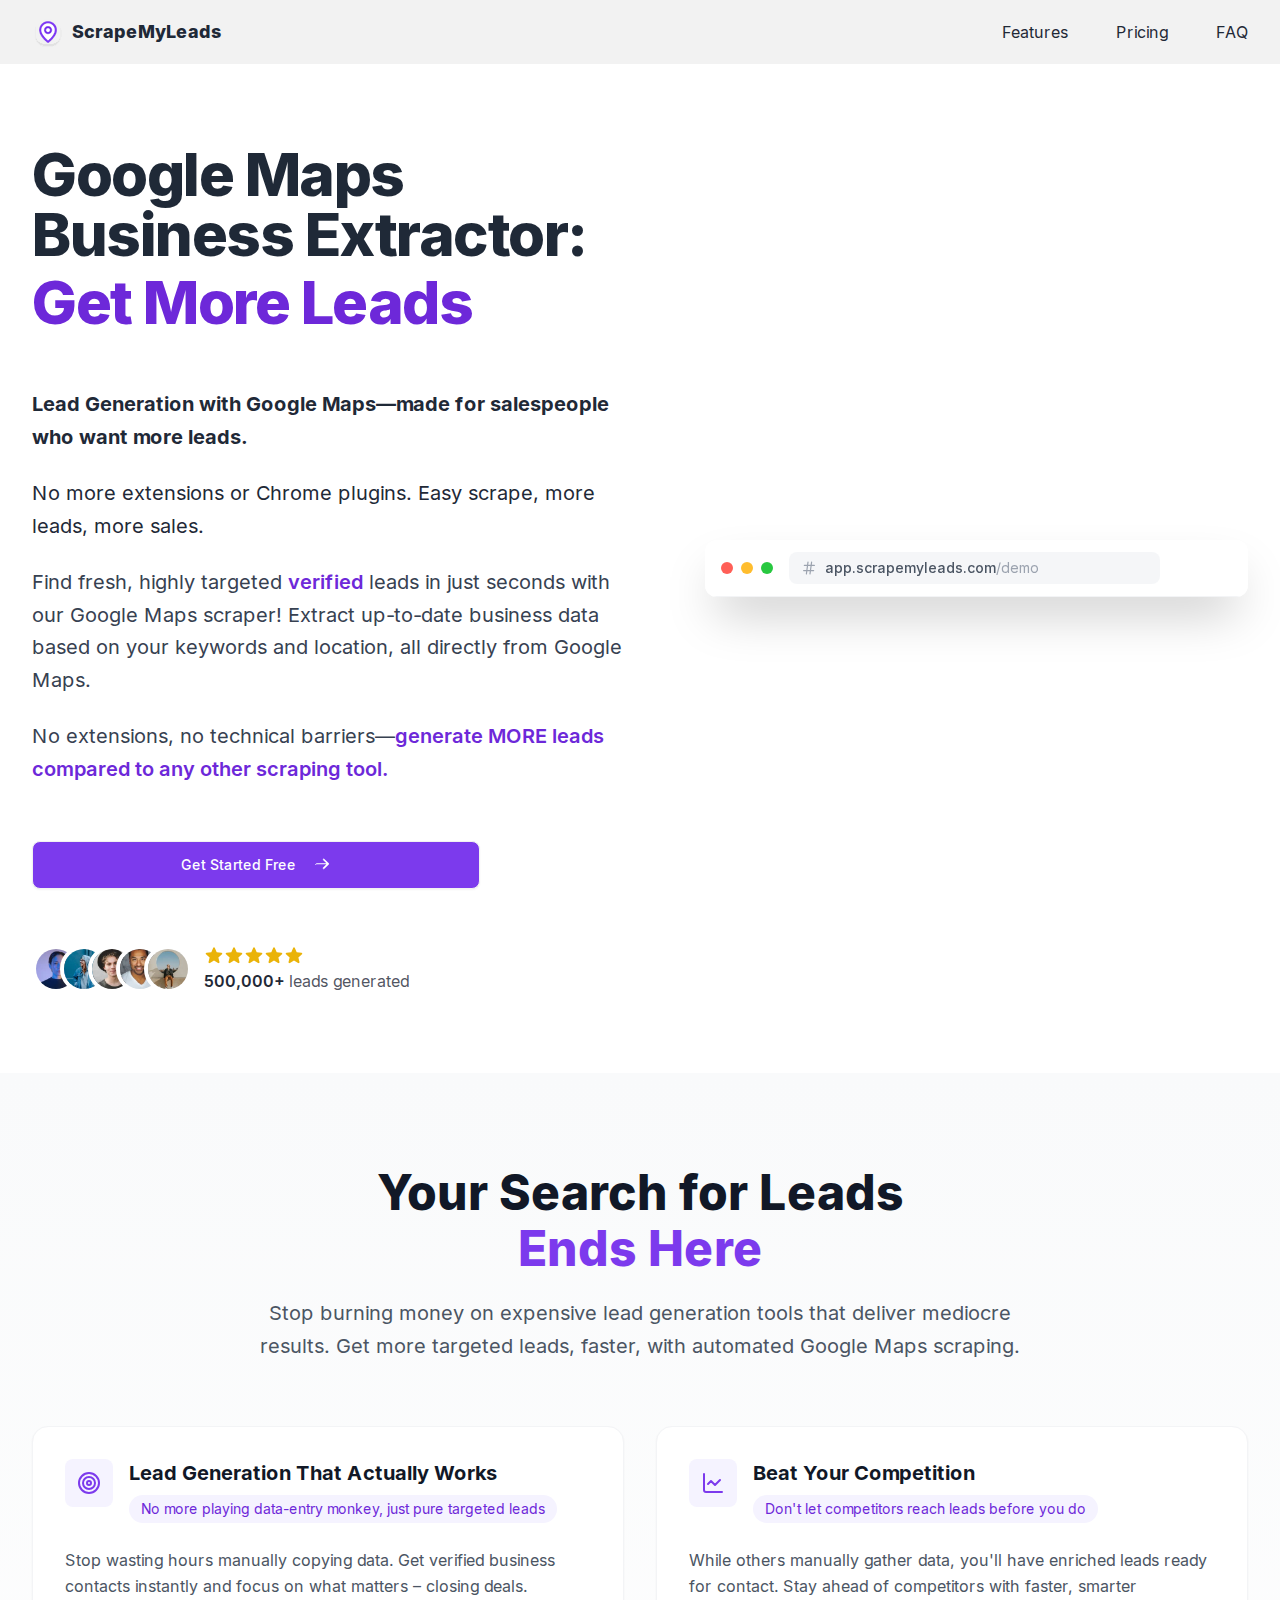
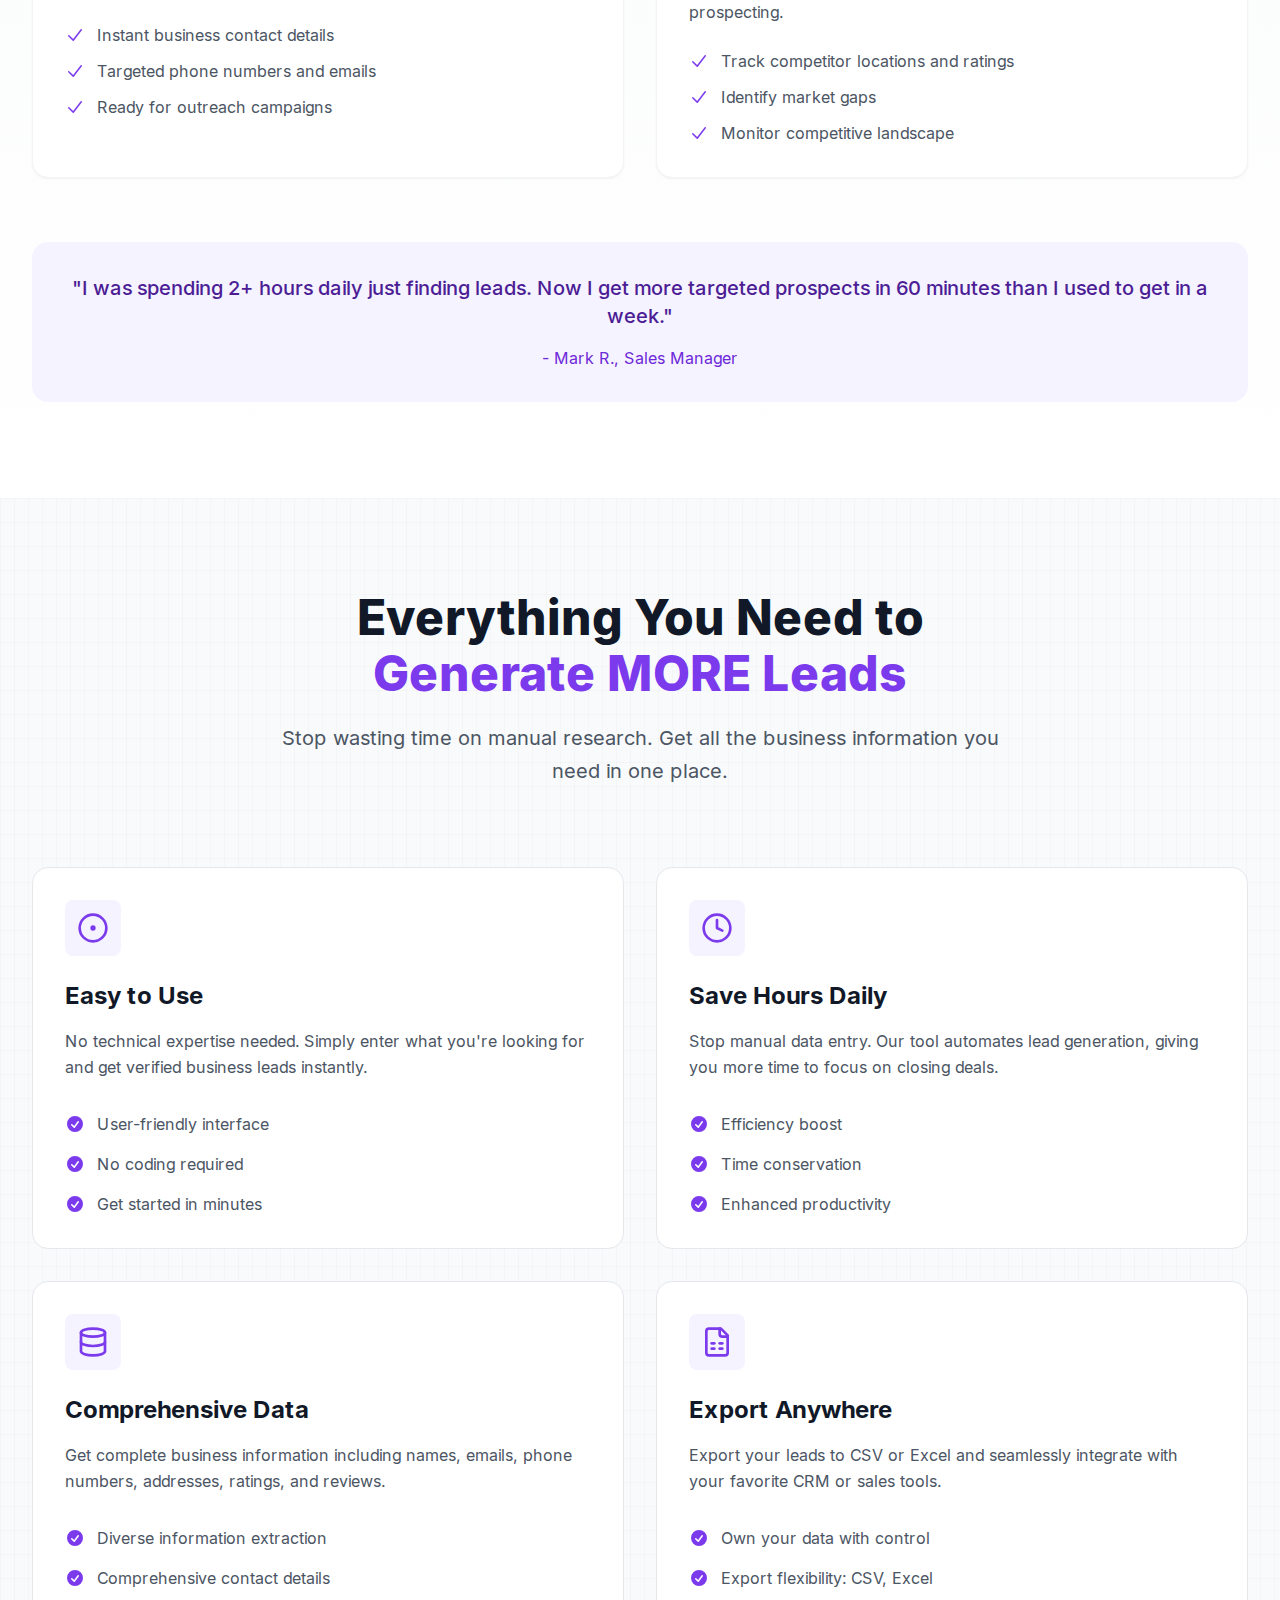
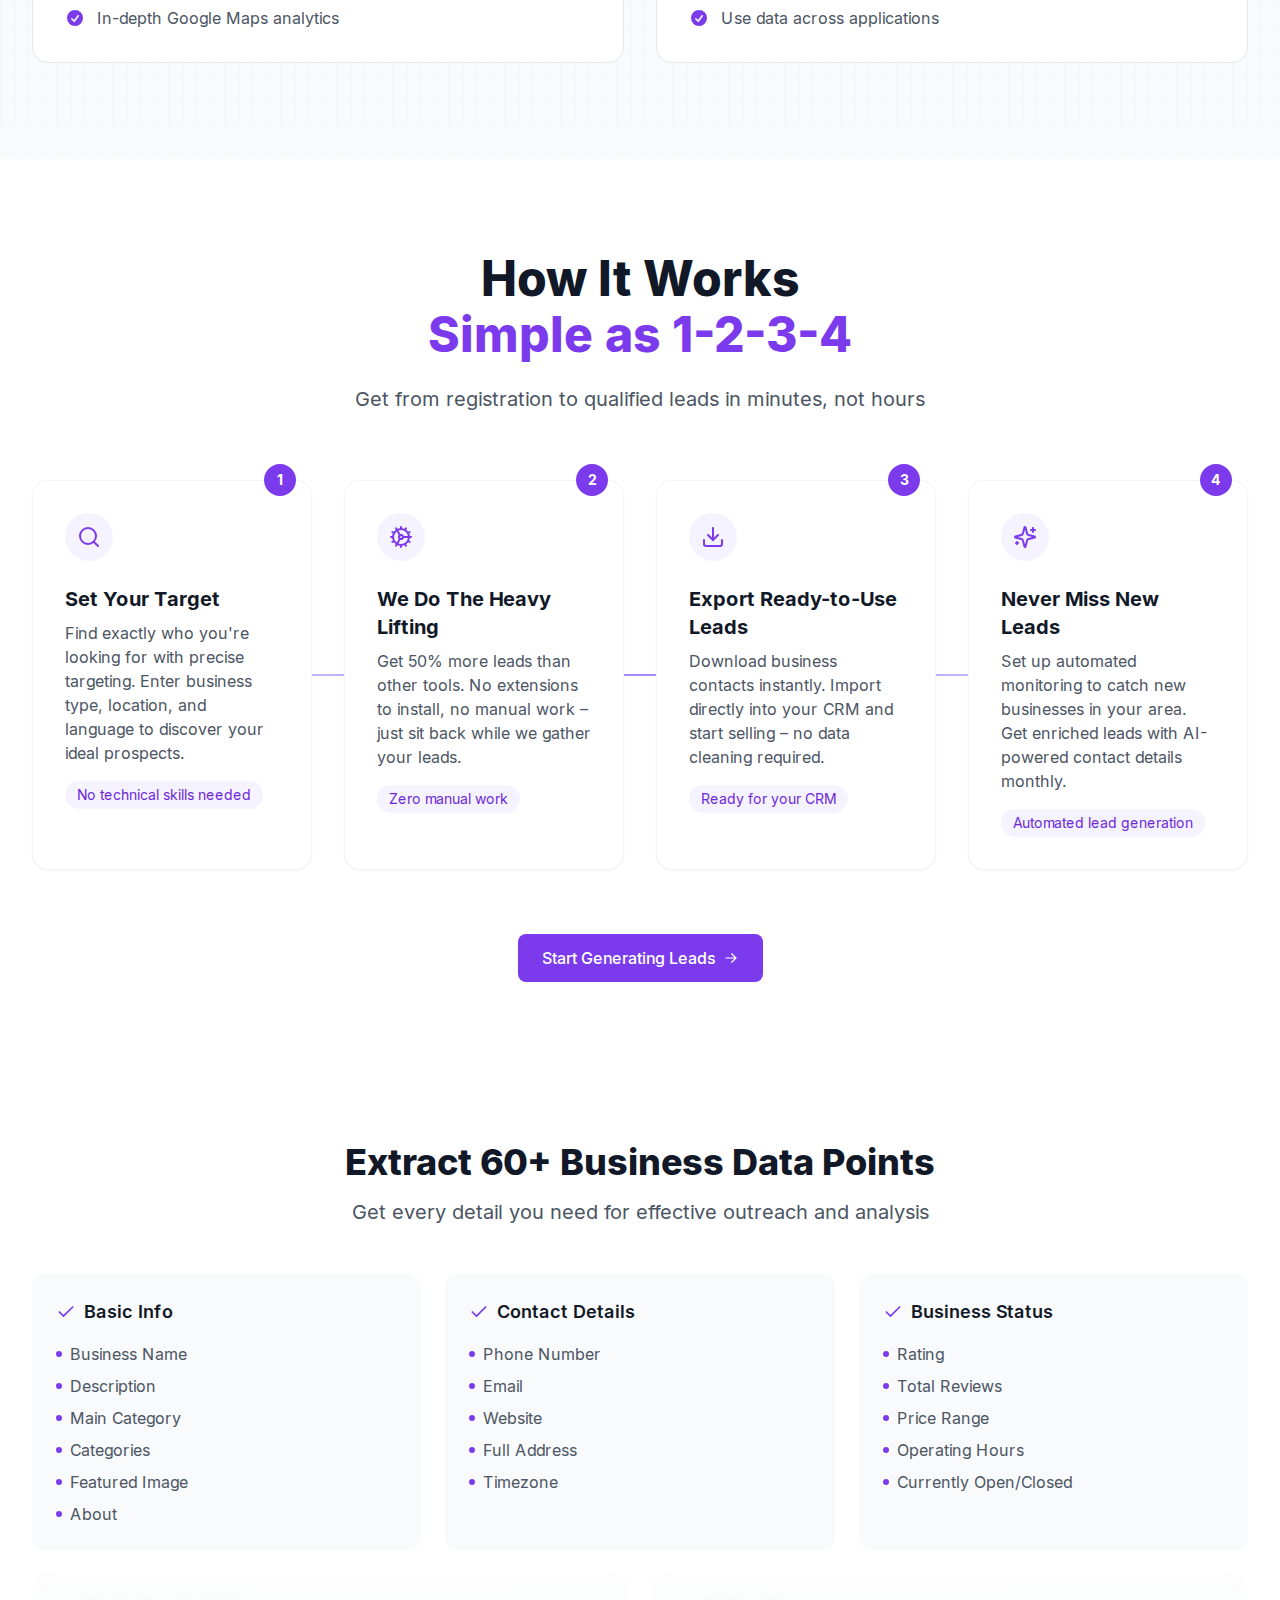
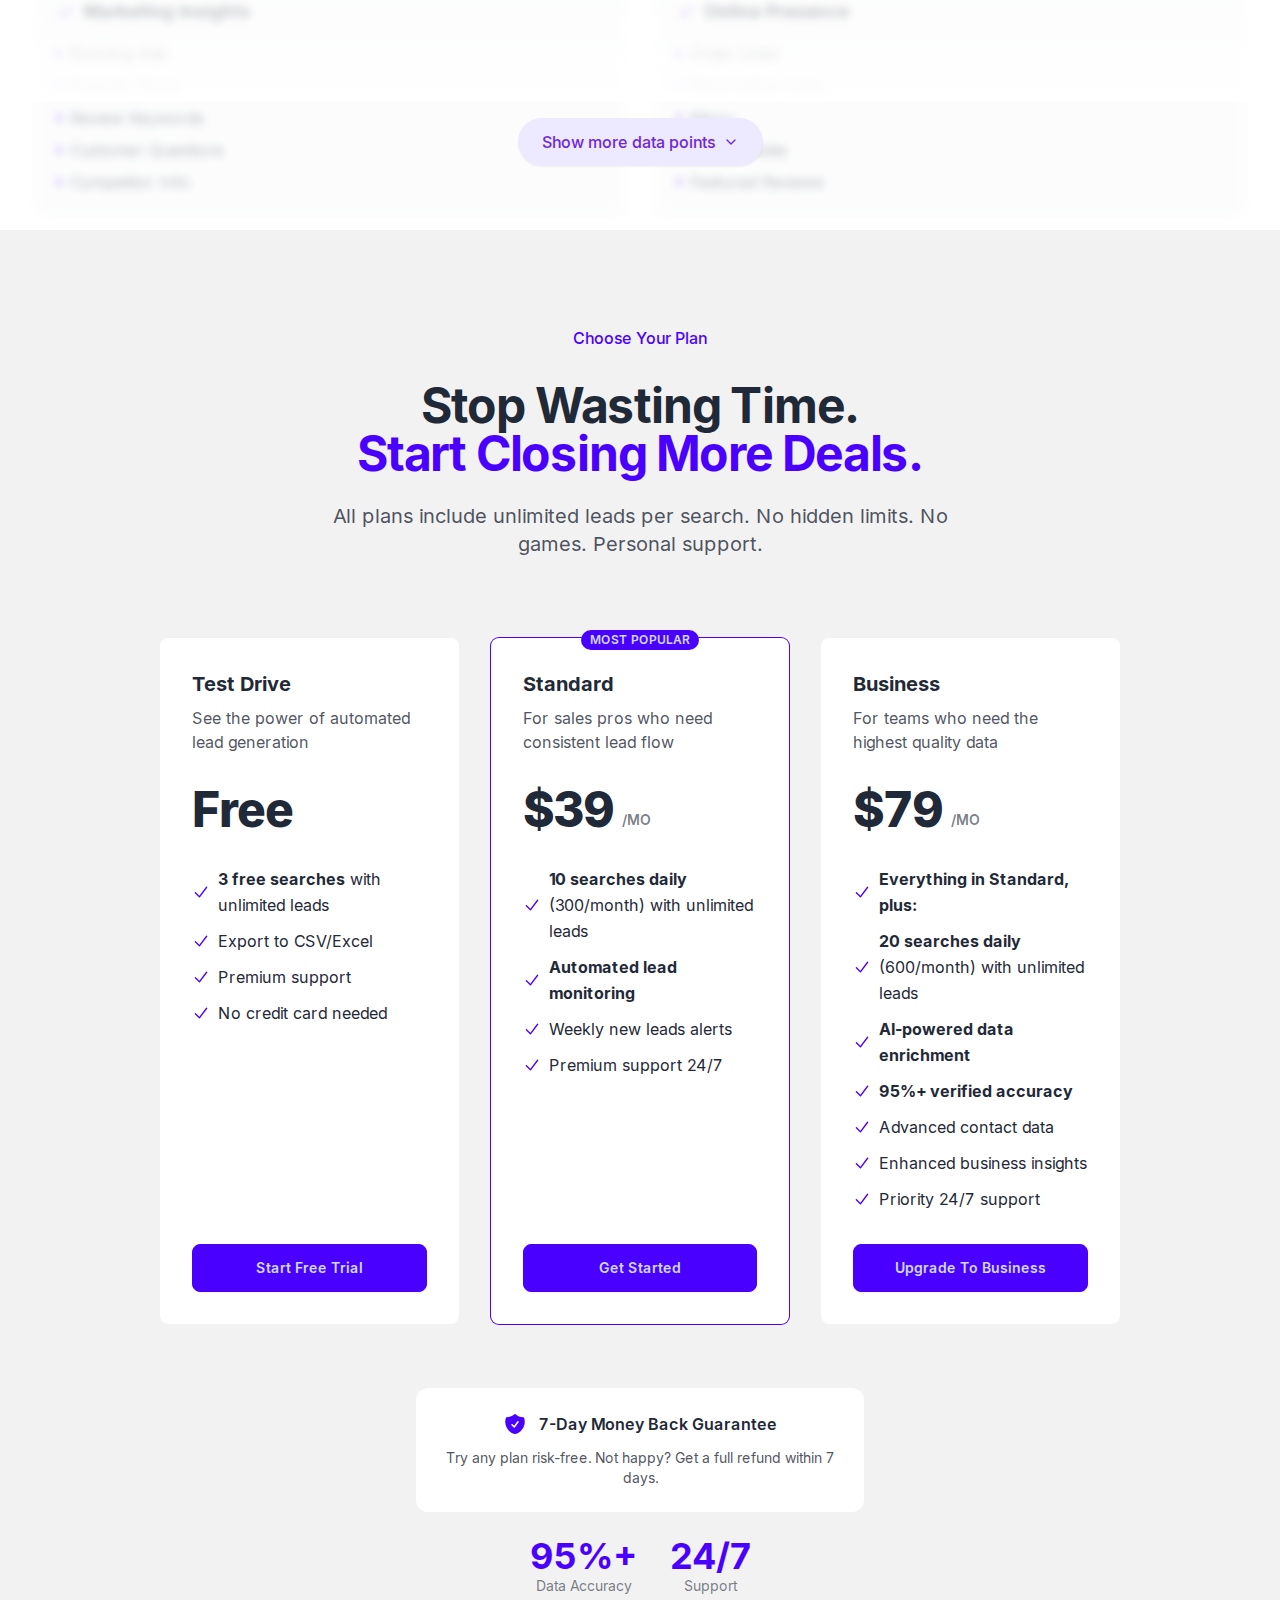
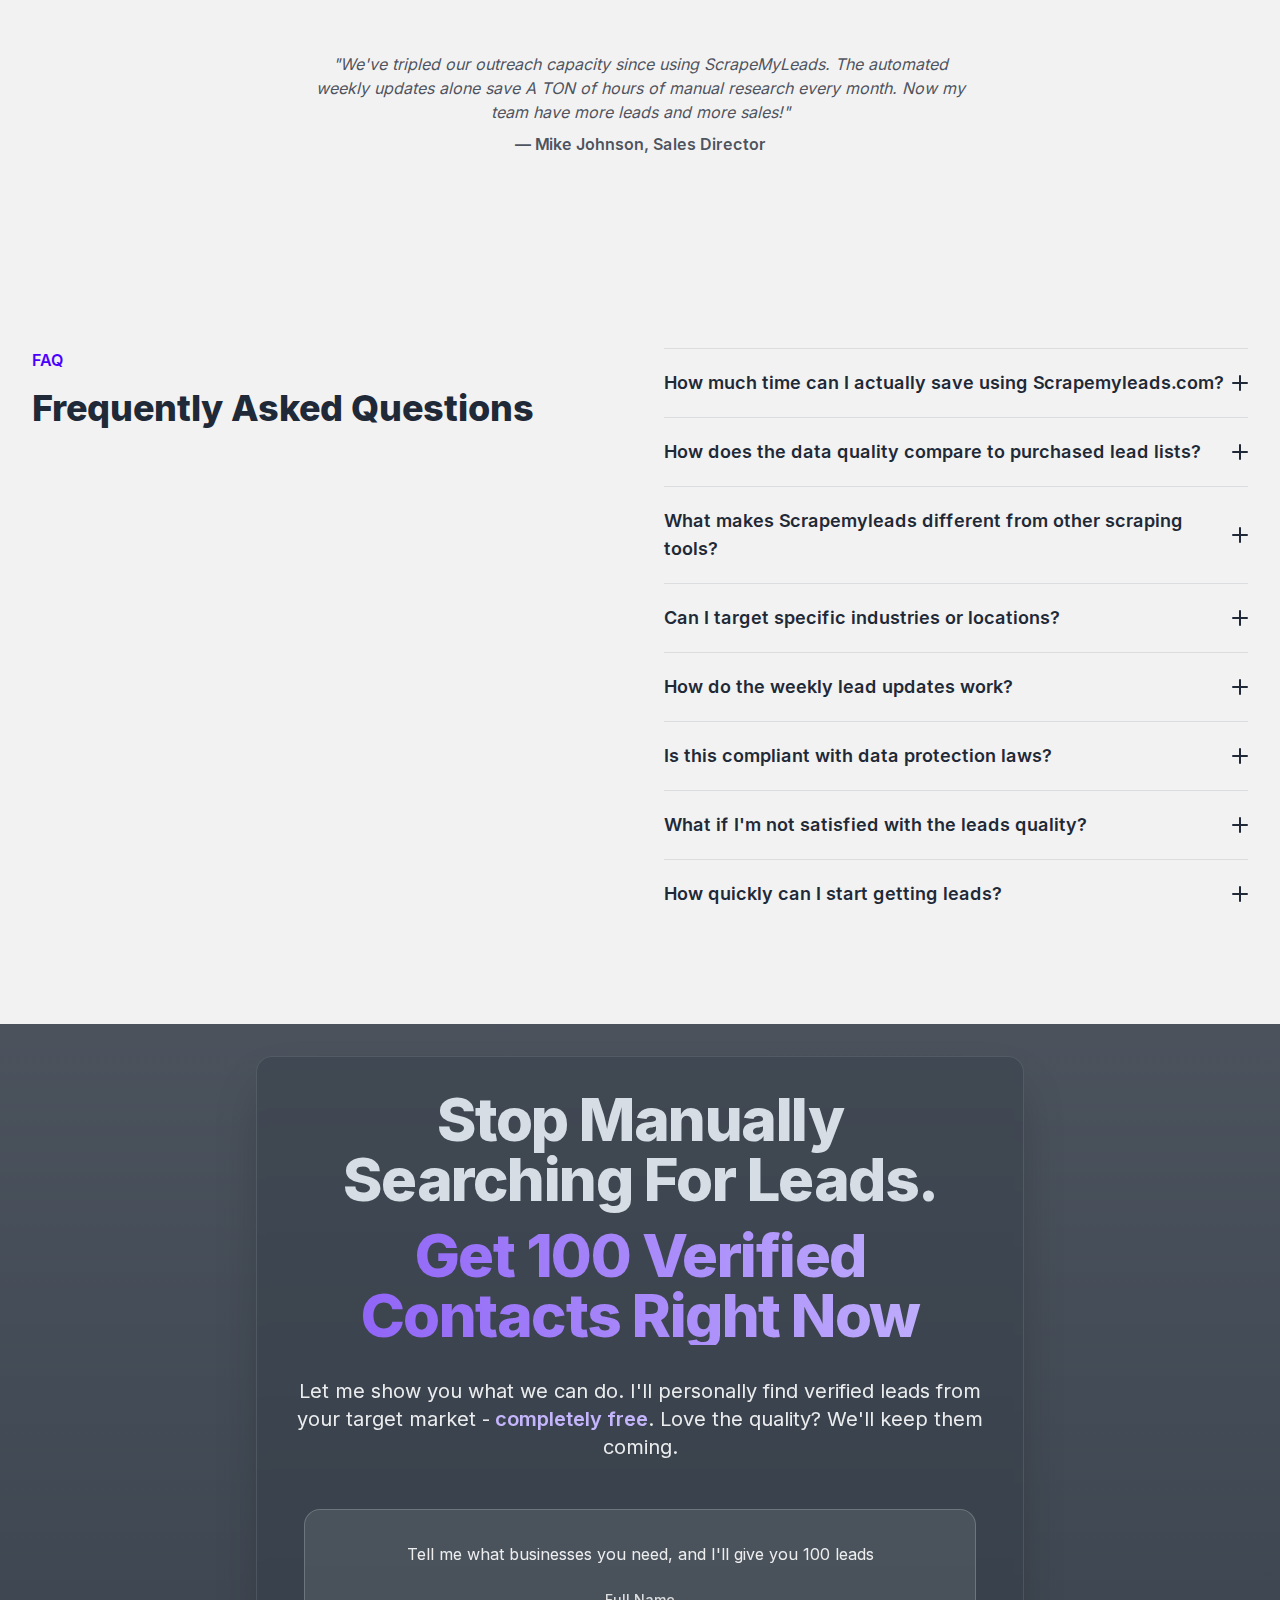
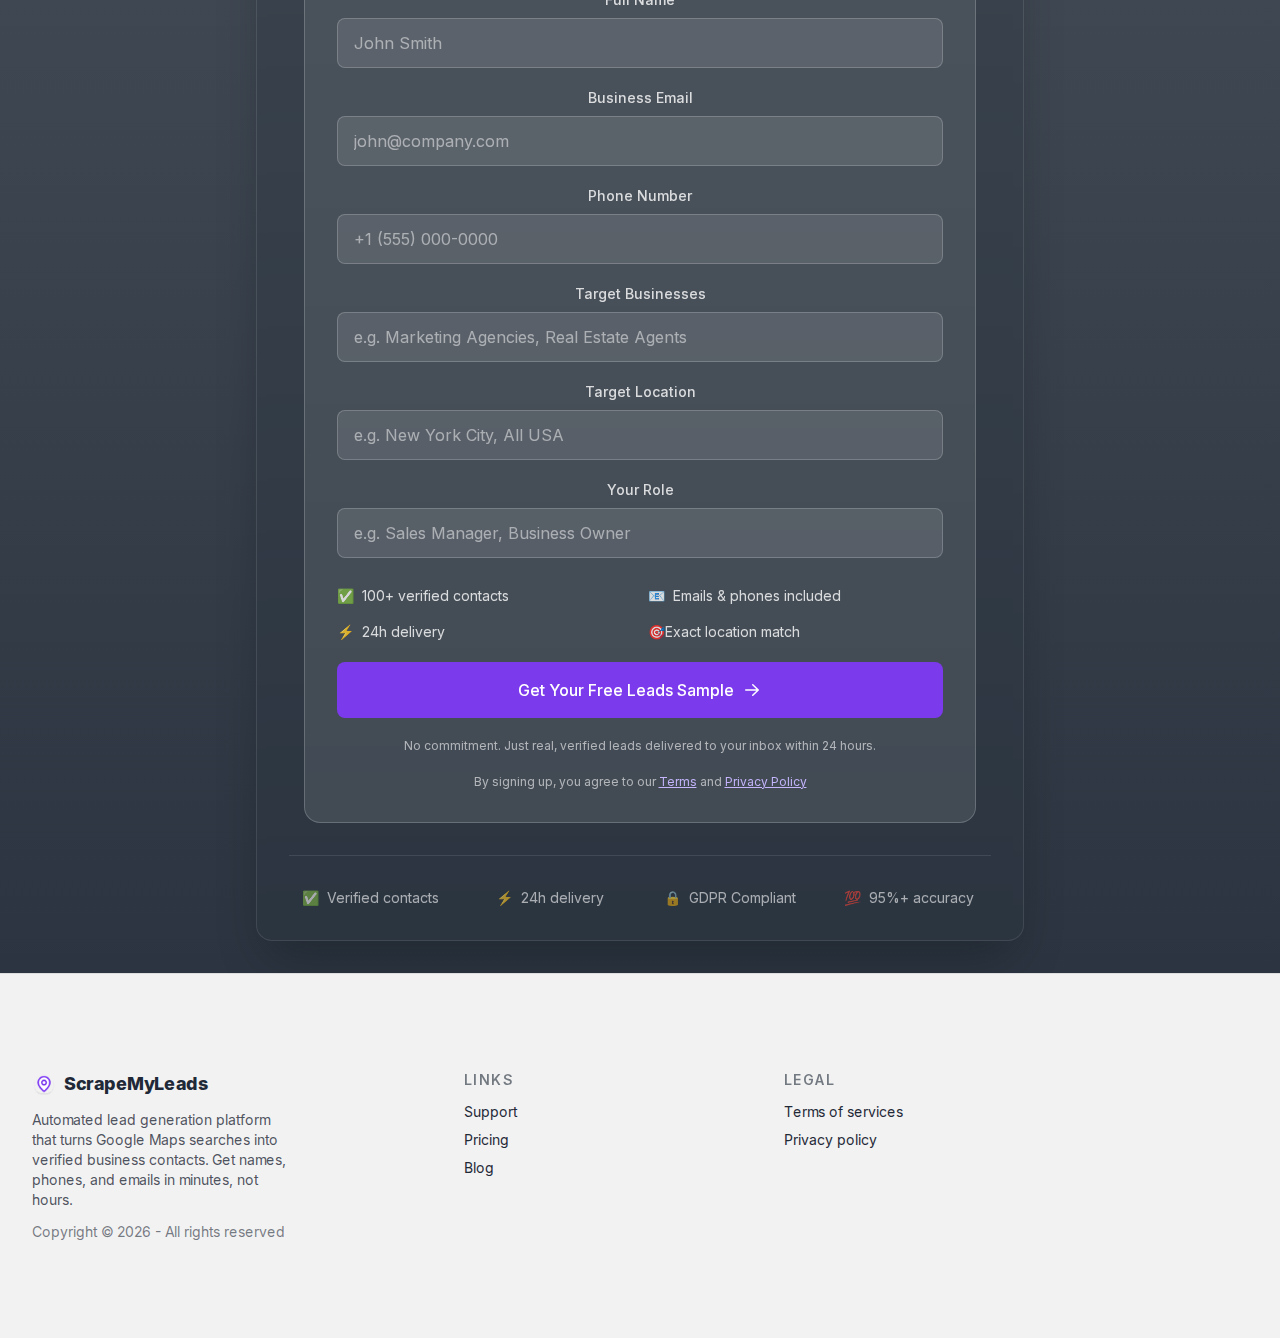
<file: index.html>
<!DOCTYPE html>
<html lang="en" data-theme="light" class="__className_d65c78">
<meta http-equiv="content-type" content="text/html;charset=utf-8" />

<head>
	<meta charSet="utf-8" />
	<meta name="viewport" content="width=device-width, initial-scale=1" />
	<link rel="preload" href="/next/static/media/a34f9d1faa5f3315-s.p.woff2" as="font" crossorigin="" type="font/woff2" />
	<link rel="stylesheet" href="/next/static/css/1ccb63eaaf4b279f.css" data-precedence="next" />
	<link rel="stylesheet" href="/next/static/css/48340cfe5c3cfec7.css" data-precedence="next" />
	<!-- <link rel="preload" href="https://www.googletagmanager.com/gtm.js?id=GTM-5ZQTRPVZ" as="script" /> -->
	<meta name="theme-color" content="#7c3aed" />
	<title>Google Maps Business Extractor - Best Extension to Scrape More Verified Leads</title>
	<meta name="description" content="Automated lead generation platform that turns Google Maps searches into verified business contacts. Get names, phones, and emails in minutes, not hours." />
	<meta name="application-name" content="ScrapeMyLeads" />
	<meta name="keywords" content="ScrapeMyLeads" />
	<link rel="canonical" href="index.html" />
	<meta property="og:title" content="ScrapeMyLeads" />
	<meta property="og:description" content="Automated lead generation platform that turns Google Maps searches into verified business contacts. Get names, phones, and emails in minutes, not hours." />
	<meta property="og:url" content="https://scrapemyleads.com" />
	<meta property="og:site_name" content="ScrapeMyLeads" />
	<meta property="og:locale" content="en_US" />
	<meta property="og:image:type" content="image/png" />
	<meta property="og:image:width" content="1200" />
	<meta property="og:image:height" content="788" />
	<meta property="og:image" content="https://scrapemyleads.com/opengraph-image.png?0e3dd4a49af1e23a" />
	<meta property="og:type" content="website" />
	<meta name="twitter:card" content="summary_large_image" />
	<meta name="twitter:title" content="ScrapeMyLeads" />
	<meta name="twitter:description" content="Automated lead generation platform that turns Google Maps searches into verified business contacts. Get names, phones, and emails in minutes, not hours." />
	<meta name="twitter:image:type" content="image/png" />
	<meta name="twitter:image:width" content="1200" />
	<meta name="twitter:image:height" content="788" />
	<meta name="twitter:image" content="https://scrapemyleads.com/twitter-image.png?0e3dd4a49af1e23a" />
	<link rel="icon" href="/favicon.ico" type="image/x-icon" sizes="16x16" />
	<link rel="icon" href="/icon8eb7.png?e49f1db3c8d96666" type="image/png" sizes="800x800" />
	<link rel="apple-touch-icon" href="/apple-icon8eb7.png?e49f1db3c8d96666" type="image/png" sizes="800x800" />
	<meta name="next-size-adjust" />
</head>
<!--$!-->
<template data-dgst="BAILOUT_TO_CLIENT_SIDE_RENDERING"></template>
<!--/$-->

<body>
	<!--$!-->
	<template data-dgst="BAILOUT_TO_CLIENT_SIDE_RENDERING"></template>
	<!--/$-->
	<style>
	#nprogress {
		pointer-events: none
	}
	
	#nprogress .bar {
		background: #7c3aed;
		position: fixed;
		z-index: 1600;
		top: 0;
		left: 0;
		width: 100%;
		height: 3px
	}
	
	#nprogress .peg {
		display: block;
		position: absolute;
		right: 0;
		width: 100px;
		height: 100%;
		box-shadow: 0 0 10px #7c3aed, 0 0 5px #7c3aed;
		opacity: 1;
		-webkit-transform: rotate(3deg) translate(0px, -4px);
		-ms-transform: rotate(3deg) translate(0px, -4px);
		transform: rotate(3deg) translate(0px, -4px)
	}
	
	#nprogress .spinner {
		display: block;
		position: fixed;
		z-index: 1600;
		top: 15px;
		right: 15px
	}
	
	#nprogress .spinner-icon {
		width: 18px;
		height: 18px;
		box-sizing: border-box;
		border: 2px solid transparent;
		border-top-color: #7c3aed;
		border-left-color: #7c3aed;
		border-radius: 50%;
		-webkit-animation: nprogress-spinner 400ms linear infinite;
		animation: nprogress-spinner 400ms linear infinite
	}
	
	.nprogress-custom-parent {
		overflow: hidden;
		position: relative
	}
	
	.nprogress-custom-parent #nprogress .bar,
	.nprogress-custom-parent #nprogress .spinner {
		position: absolute
	}
	
	@-webkit-keyframes nprogress-spinner {
		0% {
			-webkit-transform: rotate(0deg)
		}
		100% {
			-webkit-transform: rotate(360deg)
		}
	}
	
	@keyframes nprogress-spinner {
		0% {
			transform: rotate(0deg)
		}
		100% {
			transform: rotate(360deg)
		}
	}
	</style>
	<!--$!-->
	<template data-dgst="BAILOUT_TO_CLIENT_SIDE_RENDERING"></template>
	<!--/$-->

	<header class="bg-base-200">
	<nav class="container flex items-center justify-between px-8 py-4 mx-auto" aria-label="Global">
		<div class="flex lg:flex-1">
		<a class="flex items-center gap-2 shrink-0" href="/" title="ScrapeMyLeads homepage">
			<img alt="ScrapeMyLeads logo" fetchPriority="high" width="32" height="32" decoding="async" data-nimg="1" class="w-8" style="color:transparent" src="/next/static/media/icon.e49f1db3.png" />
			<span class="font-extrabold text-lg">ScrapeMyLeads</span>
		</a>
		</div>
		<div class="flex lg:hidden">
		<button type="button" class="-m-2.5 inline-flex items-center justify-center rounded-md p-2.5" id="mobile-menu-button">
			<span class="sr-only">Open main menu</span>
			<svg xmlns="http://www.w3.org/2000/svg" fill="none" viewBox="0 0 24 24" stroke-width="1.5" stroke="currentColor" class="w-6 h-6 text-base-content">
			<path stroke-linecap="round" stroke-linejoin="round" d="M3.75 6.75h16.5M3.75 12h16.5m-16.5 5.25h16.5"></path>
			</svg>
		</button>
		</div>
		<div class="hidden lg:flex lg:justify-center lg:gap-12 lg:items-center">
		<a href="#features" class="link link-hover" title="Features">Features</a>
		<a href="#pricing" class="link link-hover" title="Pricing">Pricing</a>
		<a href="#faq" class="link link-hover" title="FAQ">FAQ</a>
		</div>
	</nav>
	
	<!-- Mobile menu -->
	<div class="relative z-50 hidden" id="mobile-menu">
		<div class="fixed inset-y-0 right-0 z-10 w-full px-8 py-4 overflow-y-auto bg-base-200 sm:max-w-sm sm:ring-1 sm:ring-neutral/10 transform origin-right">
		<div class="flex items-center justify-between">
			<a class="flex items-center gap-2 shrink-0" title="ScrapeMyLeads homepage" href="/">
			<img alt="ScrapeMyLeads logo" fetchPriority="high" width="32" height="32" decoding="async" data-nimg="1" class="w-8" style="color:transparent" src="/next/static/media/icon.e49f1db3.png" />
			<span class="font-extrabold text-lg">ScrapeMyLeads</span>
			</a>
			<button type="button" class="-m-2.5 rounded-md p-2.5" id="close-menu-button">
			<span class="sr-only">Close menu</span>
			<svg xmlns="http://www.w3.org/2000/svg" fill="none" viewBox="0 0 24 24" stroke-width="1.5" stroke="currentColor" class="w-6 h-6">
				<path stroke-linecap="round" stroke-linejoin="round" d="M6 18L18 6M6 6l12 12"></path>
			</svg>
			</button>
		</div>
		<div class="flow-root mt-6">
			<div class="py-4">
			<div class="flex flex-col gap-y-4 items-start">
				<a href="#features" class="link link-hover" title="Features">Features</a>
				<a href="#pricing" class="link link-hover" title="Pricing">Pricing</a>
				<a href="#faq" class="link link-hover" title="FAQ">FAQ</a>
			</div>
			</div>
			<div class="divider"></div>
		</div>
		</div>
	</div>
	</header>

	<main>
		<section class="max-w-7xl mx-auto flex flex-col lg:flex-row items-center justify-center gap-16 lg:gap-20 px-8 py-8 lg:py-20">
			<div class="flex flex-col gap-10 lg:gap-14 items-center justify-center text-center lg:text-left lg:items-start lg:w-[60%]">
				<h1 class="font-extrabold text-3xl lg:text-6xl tracking-tight">Google Maps Business Extractor:<span class="block mt-2 text-[#6D28D9]">Get More Leads</span></h1>
				<div class="space-y-6">
					<p class="text-xl leading-relaxed"><span class="font-bold">Lead Generation with Google Maps—made for salespeople who want more leads.</span></p>
					<p class="text-xl leading-relaxed">No more extensions or Chrome plugins. Easy scrape, more leads, more sales.</p>
					<p class="text-xl leading-relaxed text-gray-700">Find fresh, highly targeted <span class="text-[#6D28D9] font-semibold">verified</span> leads in just seconds with our Google Maps scraper! Extract up-to-date business data based on your keywords and location, all directly from Google Maps.</p>
					<p class="text-xl leading-relaxed text-gray-700">No extensions, no technical barriers—<span class="text-[#6D28D9] font-semibold">generate MORE leads compared to any other scraping tool.</span></p>
				</div>

				<div class="flex flex-col gap-4 w-full max-w-md">
					<a href="#get_started" class="btn bg-violet-600 hover:bg-violet-700 text-white font-medium px-8 w-full flex items-center justify-center">
						Get Started Free
						<svg xmlns="http://www.w3.org/2000/svg" viewBox="0 0 20 20" fill="currentColor" class="w-5 h-5 ml-2">
						<path fill-rule="evenodd" d="M3 10a.75.75 0 01.75-.75h10.638L10.23 13.608a.75.75 0 111.04 1.08l5.5-5.25a.75.75 0 000-1.08l-5.5-5.25a.75.75 0 11-1.04 1.08l4.158 3.96H3.75A.75.75 0 013 10z" clip-rule="evenodd"></path>
						</svg>
					</a>
				</div>

				<div class="flex flex-col gap-6">
					<div class="flex items-center gap-4">
						<div class="flex flex-col md:flex-row justify-center items-center md:items-start gap-3">
							<div class="-space-x-5 avatar-group justy-start">
								<div class="avatar w-12 h-12"><img alt="User" fetchPriority="high" width="50" height="50" decoding="async" data-nimg="1" style="color:transparent" src="/next/photo-1534528741775-53994a69daebedf8.jpg" /></div>
								<div class="avatar w-12 h-12"><img alt="User" fetchPriority="high" width="50" height="50" decoding="async" data-nimg="1" style="color:transparent" src="/next/photo-1517841905240-472988babdf909b6.jpg" /></div>
								<div class="avatar w-12 h-12"><img alt="User" fetchPriority="high" width="50" height="50" decoding="async" data-nimg="1" style="color:transparent" src="/next/photo-1539571696357-5a69c17a67c62c8b.jpg" /></div>
								<div class="avatar w-12 h-12"><img alt="User" fetchPriority="high" width="50" height="50" decoding="async" data-nimg="1" style="color:transparent" src="/next/photo-1507003211169-0a1dd7228f2ddb07.jpg" /></div>
								<div class="avatar w-12 h-12"><img alt="User" fetchPriority="high" width="50" height="50" decoding="async" data-nimg="1" style="color:transparent" src="/next/photo-1488161628813-04466f872be2113b.jpg" /></div>
							</div>
							<div class="flex flex-col justify-center items-center md:items-start gap-1">
								<div class="rating">
									<svg xmlns="http://www.w3.org/2000/svg" viewBox="0 0 20 20" fill="currentColor" class="w-5 h-5 text-yellow-500">
										<path fill-rule="evenodd" d="M10.868 2.884c-.321-.772-1.415-.772-1.736 0l-1.83 4.401-4.753.381c-.833.067-1.171 1.107-.536 1.651l3.62 3.102-1.106 4.637c-.194.813.691 1.456 1.405 1.02L10 15.591l4.069 2.485c.713.436 1.598-.207 1.404-1.02l-1.106-4.637 3.62-3.102c.635-.544.297-1.584-.536-1.65l-4.752-.382-1.831-4.401z" clip-rule="evenodd"></path>
									</svg>
									<svg xmlns="http://www.w3.org/2000/svg" viewBox="0 0 20 20" fill="currentColor" class="w-5 h-5 text-yellow-500">
										<path fill-rule="evenodd" d="M10.868 2.884c-.321-.772-1.415-.772-1.736 0l-1.83 4.401-4.753.381c-.833.067-1.171 1.107-.536 1.651l3.62 3.102-1.106 4.637c-.194.813.691 1.456 1.405 1.02L10 15.591l4.069 2.485c.713.436 1.598-.207 1.404-1.02l-1.106-4.637 3.62-3.102c.635-.544.297-1.584-.536-1.65l-4.752-.382-1.831-4.401z" clip-rule="evenodd"></path>
									</svg>
									<svg xmlns="http://www.w3.org/2000/svg" viewBox="0 0 20 20" fill="currentColor" class="w-5 h-5 text-yellow-500">
										<path fill-rule="evenodd" d="M10.868 2.884c-.321-.772-1.415-.772-1.736 0l-1.83 4.401-4.753.381c-.833.067-1.171 1.107-.536 1.651l3.62 3.102-1.106 4.637c-.194.813.691 1.456 1.405 1.02L10 15.591l4.069 2.485c.713.436 1.598-.207 1.404-1.02l-1.106-4.637 3.62-3.102c.635-.544.297-1.584-.536-1.65l-4.752-.382-1.831-4.401z" clip-rule="evenodd"></path>
									</svg>
									<svg xmlns="http://www.w3.org/2000/svg" viewBox="0 0 20 20" fill="currentColor" class="w-5 h-5 text-yellow-500">
										<path fill-rule="evenodd" d="M10.868 2.884c-.321-.772-1.415-.772-1.736 0l-1.83 4.401-4.753.381c-.833.067-1.171 1.107-.536 1.651l3.62 3.102-1.106 4.637c-.194.813.691 1.456 1.405 1.02L10 15.591l4.069 2.485c.713.436 1.598-.207 1.404-1.02l-1.106-4.637 3.62-3.102c.635-.544.297-1.584-.536-1.65l-4.752-.382-1.831-4.401z" clip-rule="evenodd"></path>
									</svg>
									<svg xmlns="http://www.w3.org/2000/svg" viewBox="0 0 20 20" fill="currentColor" class="w-5 h-5 text-yellow-500">
										<path fill-rule="evenodd" d="M10.868 2.884c-.321-.772-1.415-.772-1.736 0l-1.83 4.401-4.753.381c-.833.067-1.171 1.107-.536 1.651l3.62 3.102-1.106 4.637c-.194.813.691 1.456 1.405 1.02L10 15.591l4.069 2.485c.713.436 1.598-.207 1.404-1.02l-1.106-4.637 3.62-3.102c.635-.544.297-1.584-.536-1.65l-4.752-.382-1.831-4.401z" clip-rule="evenodd"></path>
									</svg>
								</div>
								<div class="text-base text-base-content/80"><span class="font-semibold  text-base-content">500,000+</span> leads generated</div>
							</div>
						</div>
					</div>
				</div>
			</div>
			<div class="lg:w-[55%] w-full max-w-3xl">
				<div class="relative bg-base-100 rounded-xl shadow-2xl overflow-hidden">
					<div class="bg-white/90 backdrop-blur-md border-b border-gray-100">
						<div class="flex items-center justify-between px-4 py-3">
							<div class="flex space-x-2">
								<div class="w-3 h-3 bg-[#FF5F57] rounded-full"></div>
								<div class="w-3 h-3 bg-[#FFBD2E] rounded-full"></div>
								<div class="w-3 h-3 bg-[#28C840] rounded-full"></div>
							</div>
							<div class="flex-1 max-w-md mx-4 hidden sm:block">
								<div class="flex items-center bg-gray-100/80 rounded-lg px-3 py-1.5">
									<svg xmlns="http://www.w3.org/2000/svg" viewBox="0 0 20 20" fill="currentColor" class="w-4 h-4 text-gray-400 mr-2">
										<path fill-rule="evenodd" d="M9.493 2.853a.75.75 0 00-1.486-.205L7.545 6H4.198a.75.75 0 000 1.5h3.14l-.69 5H3.302a.75.75 0 000 1.5h3.14l-.435 3.148a.75.75 0 001.486.205L7.955 14h2.986l-.434 3.148a.75.75 0 001.486.205L12.456 14h3.346a.75.75 0 000-1.5h-3.14l.69-5h3.346a.75.75 0 000-1.5h-3.14l.435-3.147a.75.75 0 00-1.486-.205L12.045 6H9.059l.434-3.147zM8.852 7.5l-.69 5h2.986l.69-5H8.852z" clip-rule="evenodd"></path>
									</svg><span class="text-sm text-gray-600 font-medium">app.scrapemyleads.com</span><span class="text-sm text-gray-400">/demo</span></div>
							</div>
							<div class="w-14 hidden sm:block"></div>
						</div>
					</div>
					<!-- картинка/скриншот -->
				</div>
			</div>
		</section>
		<section class="py-24 bg-gradient-to-b from-gray-50 to-white">
			<div class="max-w-7xl mx-auto px-4 sm:px-6 lg:px-8">
				<div class="text-center max-w-3xl mx-auto mb-16">
					<h2 class="font-extrabold text-4xl md:text-5xl text-gray-900 mb-6">Your Search for Leads<span class="block mt-2 text-violet-600">Ends Here</span></h2>
					<p class="text-xl text-gray-600 leading-relaxed">Stop burning money on expensive lead generation tools that deliver mediocre results. Get more targeted leads, faster, with automated Google Maps scraping.</p>
				</div>
				<div class="grid md:grid-cols-2 gap-8">
					<div class="relative bg-white rounded-2xl p-8 shadow-sm border border-gray-100 hover:shadow-md transition-all duration-300">
						<div class="flex items-start gap-4 mb-6">
							<div class="flex-shrink-0 w-12 h-12 rounded-lg bg-violet-50 text-violet-600 flex items-center justify-center">
								<svg xmlns="http://www.w3.org/2000/svg" width="24" height="24" viewBox="0 0 24 24" fill="none" stroke="currentColor" stroke-width="2" stroke-linecap="round" stroke-linejoin="round" class="lucide lucide-target w-6 h-6">
									<circle cx="12" cy="12" r="10"></circle>
									<circle cx="12" cy="12" r="6"></circle>
									<circle cx="12" cy="12" r="2"></circle>
								</svg>
							</div>
							<div>
								<h3 class="text-xl font-bold text-gray-900 mb-2">Lead Generation That Actually Works</h3>
								<div class="inline-flex items-center rounded-full bg-violet-50 px-3 py-1 text-sm text-violet-700">No more playing data-entry monkey, just pure targeted leads</div>
							</div>
						</div>
						<p class="text-gray-600 mb-6 leading-relaxed">Stop wasting hours manually copying data. Get verified business contacts instantly and focus on what matters – closing deals.</p>
						<ul class="space-y-3">
							<li class="flex items-center gap-3">
								<svg xmlns="http://www.w3.org/2000/svg" viewBox="0 0 20 20" fill="currentColor" class="w-5 h-5 text-violet-600 flex-shrink-0">
									<path fill-rule="evenodd" d="M16.704 4.153a.75.75 0 01.143 1.052l-8 10.5a.75.75 0 01-1.127.075l-4.5-4.5a.75.75 0 011.06-1.06l3.894 3.893 7.48-9.817a.75.75 0 011.05-.143z" clip-rule="evenodd"></path>
								</svg><span class="text-gray-600">Instant business contact details</span></li>
							<li class="flex items-center gap-3">
								<svg xmlns="http://www.w3.org/2000/svg" viewBox="0 0 20 20" fill="currentColor" class="w-5 h-5 text-violet-600 flex-shrink-0">
									<path fill-rule="evenodd" d="M16.704 4.153a.75.75 0 01.143 1.052l-8 10.5a.75.75 0 01-1.127.075l-4.5-4.5a.75.75 0 011.06-1.06l3.894 3.893 7.48-9.817a.75.75 0 011.05-.143z" clip-rule="evenodd"></path>
								</svg><span class="text-gray-600">Targeted phone numbers and emails</span></li>
							<li class="flex items-center gap-3">
								<svg xmlns="http://www.w3.org/2000/svg" viewBox="0 0 20 20" fill="currentColor" class="w-5 h-5 text-violet-600 flex-shrink-0">
									<path fill-rule="evenodd" d="M16.704 4.153a.75.75 0 01.143 1.052l-8 10.5a.75.75 0 01-1.127.075l-4.5-4.5a.75.75 0 011.06-1.06l3.894 3.893 7.48-9.817a.75.75 0 011.05-.143z" clip-rule="evenodd"></path>
								</svg><span class="text-gray-600">Ready for outreach campaigns</span></li>
						</ul>
					</div>
					<div class="relative bg-white rounded-2xl p-8 shadow-sm border border-gray-100 hover:shadow-md transition-all duration-300">
						<div class="flex items-start gap-4 mb-6">
							<div class="flex-shrink-0 w-12 h-12 rounded-lg bg-violet-50 text-violet-600 flex items-center justify-center">
								<svg xmlns="http://www.w3.org/2000/svg" width="24" height="24" viewBox="0 0 24 24" fill="none" stroke="currentColor" stroke-width="2" stroke-linecap="round" stroke-linejoin="round" class="lucide lucide-chart-line w-6 h-6">
									<path d="M3 3v16a2 2 0 0 0 2 2h16"></path>
									<path d="m19 9-5 5-4-4-3 3"></path>
								</svg>
							</div>
							<div>
								<h3 class="text-xl font-bold text-gray-900 mb-2">Beat Your Competition</h3>
								<div class="inline-flex items-center rounded-full bg-violet-50 px-3 py-1 text-sm text-violet-700">Don&#x27;t let competitors reach leads before you do</div>
							</div>
						</div>
						<p class="text-gray-600 mb-6 leading-relaxed">While others manually gather data, you&#x27;ll have enriched leads ready for contact. Stay ahead of competitors with faster, smarter prospecting.</p>
						<ul class="space-y-3">
							<li class="flex items-center gap-3">
								<svg xmlns="http://www.w3.org/2000/svg" viewBox="0 0 20 20" fill="currentColor" class="w-5 h-5 text-violet-600 flex-shrink-0">
									<path fill-rule="evenodd" d="M16.704 4.153a.75.75 0 01.143 1.052l-8 10.5a.75.75 0 01-1.127.075l-4.5-4.5a.75.75 0 011.06-1.06l3.894 3.893 7.48-9.817a.75.75 0 011.05-.143z" clip-rule="evenodd"></path>
								</svg><span class="text-gray-600">Track competitor locations and ratings</span></li>
							<li class="flex items-center gap-3">
								<svg xmlns="http://www.w3.org/2000/svg" viewBox="0 0 20 20" fill="currentColor" class="w-5 h-5 text-violet-600 flex-shrink-0">
									<path fill-rule="evenodd" d="M16.704 4.153a.75.75 0 01.143 1.052l-8 10.5a.75.75 0 01-1.127.075l-4.5-4.5a.75.75 0 011.06-1.06l3.894 3.893 7.48-9.817a.75.75 0 011.05-.143z" clip-rule="evenodd"></path>
								</svg><span class="text-gray-600">Identify market gaps</span></li>
							<li class="flex items-center gap-3">
								<svg xmlns="http://www.w3.org/2000/svg" viewBox="0 0 20 20" fill="currentColor" class="w-5 h-5 text-violet-600 flex-shrink-0">
									<path fill-rule="evenodd" d="M16.704 4.153a.75.75 0 01.143 1.052l-8 10.5a.75.75 0 01-1.127.075l-4.5-4.5a.75.75 0 011.06-1.06l3.894 3.893 7.48-9.817a.75.75 0 011.05-.143z" clip-rule="evenodd"></path>
								</svg><span class="text-gray-600">Monitor competitive landscape</span></li>
						</ul>
					</div>
				</div>
				<div class="mt-16 bg-violet-50 rounded-2xl p-8 text-center">
					<p class="text-xl text-violet-900 font-medium mb-4">&quot;I was spending 2+ hours daily just finding leads. Now I get more targeted prospects in 60 minutes than I used to get in a week.&quot;</p>
					<p class="text-violet-700">- Mark R., Sales Manager</p>
				</div>
			</div>
		</section>
		<section class="relative overflow-hidden" id="features">
			<div class="absolute top-0 left-0 right-0 h-8 bg-gradient-to-b from-transparent to-gray-50"></div>
			<div class="bg-gray-50 py-24 relative">
				<div class="absolute inset-0 bg-[linear-gradient(to_right,#8080800a_1px,transparent_1px),linear-gradient(to_bottom,#8080800a_1px,transparent_1px)] bg-[size:14px_24px]"></div>
				<div class="max-w-7xl mx-auto px-4 sm:px-6 lg:px-8 relative z-10">
					<div class="text-center max-w-3xl mx-auto mb-20">
						<h2 class="font-extrabold text-gray-900 text-4xl md:text-5xl mb-6">Everything You Need to<span class="block mt-2 text-violet-600">Generate MORE Leads</span></h2>
						<p class="text-xl text-gray-600 leading-relaxed">Stop wasting time on manual research. Get all the business information you need in one place.</p>
					</div>
					<div class="grid lg:grid-cols-2 gap-8">
						<div class="relative group rounded-2xl bg-white border border-gray-200 hover:border-violet-200 hover:shadow-lg transition-all duration-300">
							<div class="p-8">
								<div class="inline-flex p-3 rounded-lg bg-violet-50 text-violet-600 group-hover:bg-violet-100 group-hover:text-violet-700 transition-all duration-300 mb-6">
									<svg xmlns="http://www.w3.org/2000/svg" width="24" height="24" viewBox="0 0 24 24" fill="none" stroke="currentColor" stroke-width="2" stroke-linecap="round" stroke-linejoin="round" class="lucide lucide-circle-dot w-8 h-8">
										<circle cx="12" cy="12" r="10"></circle>
										<circle cx="12" cy="12" r="1"></circle>
									</svg>
								</div>
								<div>
									<h3 class="text-2xl font-bold text-gray-900 mb-4 group-hover:text-violet-700 transition-colors">Easy to Use</h3>
									<p class="text-gray-600 leading-relaxed text-base mb-8">No technical expertise needed. Simply enter what you&#x27;re looking for and get verified business leads instantly.</p>
									<ul class="space-y-4">
										<li class="flex items-start gap-3">
											<svg xmlns="http://www.w3.org/2000/svg" viewBox="0 0 20 20" fill="currentColor" class="w-5 h-5 mt-0.5 text-violet-600 flex-shrink-0">
												<path fill-rule="evenodd" d="M10 18a8 8 0 100-16 8 8 0 000 16zm3.857-9.809a.75.75 0 00-1.214-.882l-3.483 4.79-1.88-1.88a.75.75 0 10-1.06 1.061l2.5 2.5a.75.75 0 001.137-.089l4-5.5z" clip-rule="evenodd"></path>
											</svg><span class="text-gray-600 text-base">User-friendly interface</span></li>
										<li class="flex items-start gap-3">
											<svg xmlns="http://www.w3.org/2000/svg" viewBox="0 0 20 20" fill="currentColor" class="w-5 h-5 mt-0.5 text-violet-600 flex-shrink-0">
												<path fill-rule="evenodd" d="M10 18a8 8 0 100-16 8 8 0 000 16zm3.857-9.809a.75.75 0 00-1.214-.882l-3.483 4.79-1.88-1.88a.75.75 0 10-1.06 1.061l2.5 2.5a.75.75 0 001.137-.089l4-5.5z" clip-rule="evenodd"></path>
											</svg><span class="text-gray-600 text-base">No coding required</span></li>
										<li class="flex items-start gap-3">
											<svg xmlns="http://www.w3.org/2000/svg" viewBox="0 0 20 20" fill="currentColor" class="w-5 h-5 mt-0.5 text-violet-600 flex-shrink-0">
												<path fill-rule="evenodd" d="M10 18a8 8 0 100-16 8 8 0 000 16zm3.857-9.809a.75.75 0 00-1.214-.882l-3.483 4.79-1.88-1.88a.75.75 0 10-1.06 1.061l2.5 2.5a.75.75 0 001.137-.089l4-5.5z" clip-rule="evenodd"></path>
											</svg><span class="text-gray-600 text-base">Get started in minutes</span></li>
									</ul>
								</div>
							</div>
						</div>
						<div class="relative group rounded-2xl bg-white border border-gray-200 hover:border-violet-200 hover:shadow-lg transition-all duration-300">
							<div class="p-8">
								<div class="inline-flex p-3 rounded-lg bg-violet-50 text-violet-600 group-hover:bg-violet-100 group-hover:text-violet-700 transition-all duration-300 mb-6">
									<svg xmlns="http://www.w3.org/2000/svg" width="24" height="24" viewBox="0 0 24 24" fill="none" stroke="currentColor" stroke-width="2" stroke-linecap="round" stroke-linejoin="round" class="lucide lucide-clock w-8 h-8">
										<circle cx="12" cy="12" r="10"></circle>
										<polyline points="12 6 12 12 16 14"></polyline>
									</svg>
								</div>
								<div>
									<h3 class="text-2xl font-bold text-gray-900 mb-4 group-hover:text-violet-700 transition-colors">Save Hours Daily</h3>
									<p class="text-gray-600 leading-relaxed text-base mb-8">Stop manual data entry. Our tool automates lead generation, giving you more time to focus on closing deals.</p>
									<ul class="space-y-4">
										<li class="flex items-start gap-3">
											<svg xmlns="http://www.w3.org/2000/svg" viewBox="0 0 20 20" fill="currentColor" class="w-5 h-5 mt-0.5 text-violet-600 flex-shrink-0">
												<path fill-rule="evenodd" d="M10 18a8 8 0 100-16 8 8 0 000 16zm3.857-9.809a.75.75 0 00-1.214-.882l-3.483 4.79-1.88-1.88a.75.75 0 10-1.06 1.061l2.5 2.5a.75.75 0 001.137-.089l4-5.5z" clip-rule="evenodd"></path>
											</svg><span class="text-gray-600 text-base">Efficiency boost</span></li>
										<li class="flex items-start gap-3">
											<svg xmlns="http://www.w3.org/2000/svg" viewBox="0 0 20 20" fill="currentColor" class="w-5 h-5 mt-0.5 text-violet-600 flex-shrink-0">
												<path fill-rule="evenodd" d="M10 18a8 8 0 100-16 8 8 0 000 16zm3.857-9.809a.75.75 0 00-1.214-.882l-3.483 4.79-1.88-1.88a.75.75 0 10-1.06 1.061l2.5 2.5a.75.75 0 001.137-.089l4-5.5z" clip-rule="evenodd"></path>
											</svg><span class="text-gray-600 text-base">Time conservation</span></li>
										<li class="flex items-start gap-3">
											<svg xmlns="http://www.w3.org/2000/svg" viewBox="0 0 20 20" fill="currentColor" class="w-5 h-5 mt-0.5 text-violet-600 flex-shrink-0">
												<path fill-rule="evenodd" d="M10 18a8 8 0 100-16 8 8 0 000 16zm3.857-9.809a.75.75 0 00-1.214-.882l-3.483 4.79-1.88-1.88a.75.75 0 10-1.06 1.061l2.5 2.5a.75.75 0 001.137-.089l4-5.5z" clip-rule="evenodd"></path>
											</svg><span class="text-gray-600 text-base">Enhanced productivity</span></li>
									</ul>
								</div>
							</div>
						</div>
						<div class="relative group rounded-2xl bg-white border border-gray-200 hover:border-violet-200 hover:shadow-lg transition-all duration-300">
							<div class="p-8">
								<div class="inline-flex p-3 rounded-lg bg-violet-50 text-violet-600 group-hover:bg-violet-100 group-hover:text-violet-700 transition-all duration-300 mb-6">
									<svg xmlns="http://www.w3.org/2000/svg" width="24" height="24" viewBox="0 0 24 24" fill="none" stroke="currentColor" stroke-width="2" stroke-linecap="round" stroke-linejoin="round" class="lucide lucide-database w-8 h-8">
										<ellipse cx="12" cy="5" rx="9" ry="3"></ellipse>
										<path d="M3 5V19A9 3 0 0 0 21 19V5"></path>
										<path d="M3 12A9 3 0 0 0 21 12"></path>
									</svg>
								</div>
								<div>
									<h3 class="text-2xl font-bold text-gray-900 mb-4 group-hover:text-violet-700 transition-colors">Comprehensive Data</h3>
									<p class="text-gray-600 leading-relaxed text-base mb-8">Get complete business information including names, emails, phone numbers, addresses, ratings, and reviews.</p>
									<ul class="space-y-4">
										<li class="flex items-start gap-3">
											<svg xmlns="http://www.w3.org/2000/svg" viewBox="0 0 20 20" fill="currentColor" class="w-5 h-5 mt-0.5 text-violet-600 flex-shrink-0">
												<path fill-rule="evenodd" d="M10 18a8 8 0 100-16 8 8 0 000 16zm3.857-9.809a.75.75 0 00-1.214-.882l-3.483 4.79-1.88-1.88a.75.75 0 10-1.06 1.061l2.5 2.5a.75.75 0 001.137-.089l4-5.5z" clip-rule="evenodd"></path>
											</svg><span class="text-gray-600 text-base">Diverse information extraction</span></li>
										<li class="flex items-start gap-3">
											<svg xmlns="http://www.w3.org/2000/svg" viewBox="0 0 20 20" fill="currentColor" class="w-5 h-5 mt-0.5 text-violet-600 flex-shrink-0">
												<path fill-rule="evenodd" d="M10 18a8 8 0 100-16 8 8 0 000 16zm3.857-9.809a.75.75 0 00-1.214-.882l-3.483 4.79-1.88-1.88a.75.75 0 10-1.06 1.061l2.5 2.5a.75.75 0 001.137-.089l4-5.5z" clip-rule="evenodd"></path>
											</svg><span class="text-gray-600 text-base">Comprehensive contact details</span></li>
										<li class="flex items-start gap-3">
											<svg xmlns="http://www.w3.org/2000/svg" viewBox="0 0 20 20" fill="currentColor" class="w-5 h-5 mt-0.5 text-violet-600 flex-shrink-0">
												<path fill-rule="evenodd" d="M10 18a8 8 0 100-16 8 8 0 000 16zm3.857-9.809a.75.75 0 00-1.214-.882l-3.483 4.79-1.88-1.88a.75.75 0 10-1.06 1.061l2.5 2.5a.75.75 0 001.137-.089l4-5.5z" clip-rule="evenodd"></path>
											</svg><span class="text-gray-600 text-base">In-depth Google Maps analytics</span></li>
									</ul>
								</div>
							</div>
						</div>
						<div class="relative group rounded-2xl bg-white border border-gray-200 hover:border-violet-200 hover:shadow-lg transition-all duration-300">
							<div class="p-8">
								<div class="inline-flex p-3 rounded-lg bg-violet-50 text-violet-600 group-hover:bg-violet-100 group-hover:text-violet-700 transition-all duration-300 mb-6">
									<svg xmlns="http://www.w3.org/2000/svg" width="24" height="24" viewBox="0 0 24 24" fill="none" stroke="currentColor" stroke-width="2" stroke-linecap="round" stroke-linejoin="round" class="lucide lucide-file-spreadsheet w-8 h-8">
										<path d="M15 2H6a2 2 0 0 0-2 2v16a2 2 0 0 0 2 2h12a2 2 0 0 0 2-2V7Z"></path>
										<path d="M14 2v4a2 2 0 0 0 2 2h4"></path>
										<path d="M8 13h2"></path>
										<path d="M14 13h2"></path>
										<path d="M8 17h2"></path>
										<path d="M14 17h2"></path>
									</svg>
								</div>
								<div>
									<h3 class="text-2xl font-bold text-gray-900 mb-4 group-hover:text-violet-700 transition-colors">Export Anywhere</h3>
									<p class="text-gray-600 leading-relaxed text-base mb-8">Export your leads to CSV or Excel and seamlessly integrate with your favorite CRM or sales tools.</p>
									<ul class="space-y-4">
										<li class="flex items-start gap-3">
											<svg xmlns="http://www.w3.org/2000/svg" viewBox="0 0 20 20" fill="currentColor" class="w-5 h-5 mt-0.5 text-violet-600 flex-shrink-0">
												<path fill-rule="evenodd" d="M10 18a8 8 0 100-16 8 8 0 000 16zm3.857-9.809a.75.75 0 00-1.214-.882l-3.483 4.79-1.88-1.88a.75.75 0 10-1.06 1.061l2.5 2.5a.75.75 0 001.137-.089l4-5.5z" clip-rule="evenodd"></path>
											</svg><span class="text-gray-600 text-base">Own your data with control</span></li>
										<li class="flex items-start gap-3">
											<svg xmlns="http://www.w3.org/2000/svg" viewBox="0 0 20 20" fill="currentColor" class="w-5 h-5 mt-0.5 text-violet-600 flex-shrink-0">
												<path fill-rule="evenodd" d="M10 18a8 8 0 100-16 8 8 0 000 16zm3.857-9.809a.75.75 0 00-1.214-.882l-3.483 4.79-1.88-1.88a.75.75 0 10-1.06 1.061l2.5 2.5a.75.75 0 001.137-.089l4-5.5z" clip-rule="evenodd"></path>
											</svg><span class="text-gray-600 text-base">Export flexibility: CSV, Excel</span></li>
										<li class="flex items-start gap-3">
											<svg xmlns="http://www.w3.org/2000/svg" viewBox="0 0 20 20" fill="currentColor" class="w-5 h-5 mt-0.5 text-violet-600 flex-shrink-0">
												<path fill-rule="evenodd" d="M10 18a8 8 0 100-16 8 8 0 000 16zm3.857-9.809a.75.75 0 00-1.214-.882l-3.483 4.79-1.88-1.88a.75.75 0 10-1.06 1.061l2.5 2.5a.75.75 0 001.137-.089l4-5.5z" clip-rule="evenodd"></path>
											</svg><span class="text-gray-600 text-base">Use data across applications</span></li>
									</ul>
								</div>
							</div>
						</div>
					</div>
				</div>
			</div>
			<div class="absolute bottom-0 left-0 right-0 h-8 bg-gradient-to-t from-transparent to-gray-50"></div>
		</section>
		<section class="py-24 bg-white relative">
			<div class="max-w-7xl mx-auto px-4 sm:px-6 lg:px-8">
				<div class="text-center max-w-3xl mx-auto mb-16">
					<h2 class="font-extrabold text-gray-900 text-4xl md:text-5xl mb-6">How It Works<span class="block mt-2 text-violet-600">Simple as 1-2-3-4</span></h2>
					<p class="text-xl text-gray-600 leading-relaxed">Get from registration to qualified leads in minutes, not hours</p>
				</div>
				<div class="relative">
					<div class="hidden lg:block absolute top-1/2 left-0 right-0 h-0.5 bg-gradient-to-r from-violet-200 via-violet-400 to-violet-200 transform -translate-y-1/2"></div>
					<div class="grid md:grid-cols-2 lg:grid-cols-4 gap-8 relative">
						<div class="relative">
							<div class="bg-white rounded-2xl p-8 h-full border border-gray-100 hover:border-violet-200 transition-all duration-300 shadow-sm hover:shadow-md">
								<div class="flex items-center justify-center w-12 h-12 rounded-full bg-violet-50 text-violet-600 mb-6 group-hover:bg-violet-100 transition-colors">
									<svg xmlns="http://www.w3.org/2000/svg" width="24" height="24" viewBox="0 0 24 24" fill="none" stroke="currentColor" stroke-width="2" stroke-linecap="round" stroke-linejoin="round" class="lucide lucide-search w-6 h-6">
										<circle cx="11" cy="11" r="8"></circle>
										<path d="m21 21-4.3-4.3"></path>
									</svg>
								</div>
								<div>
									<h3 class="text-xl font-bold text-gray-900 mb-2">Set Your Target</h3>
									<p class="text-gray-600 mb-4">Find exactly who you&#x27;re looking for with precise targeting. Enter business type, location, and language to discover your ideal prospects.</p><span class="inline-flex items-center rounded-full bg-violet-50 px-3 py-1 text-sm text-violet-700">No technical skills needed</span></div>
								<div class="absolute -top-4 right-4 flex items-center justify-center w-8 h-8 rounded-full bg-violet-600 text-white font-bold text-sm">1</div>
							</div>
						</div>
						<div class="relative">
							<div class="bg-white rounded-2xl p-8 h-full border border-gray-100 hover:border-violet-200 transition-all duration-300 shadow-sm hover:shadow-md">
								<div class="flex items-center justify-center w-12 h-12 rounded-full bg-violet-50 text-violet-600 mb-6 group-hover:bg-violet-100 transition-colors">
									<svg xmlns="http://www.w3.org/2000/svg" width="24" height="24" viewBox="0 0 24 24" fill="none" stroke="currentColor" stroke-width="2" stroke-linecap="round" stroke-linejoin="round" class="lucide lucide-cog w-6 h-6">
										<path d="M12 20a8 8 0 1 0 0-16 8 8 0 0 0 0 16Z"></path>
										<path d="M12 14a2 2 0 1 0 0-4 2 2 0 0 0 0 4Z"></path>
										<path d="M12 2v2"></path>
										<path d="M12 22v-2"></path>
										<path d="m17 20.66-1-1.73"></path>
										<path d="M11 10.27 7 3.34"></path>
										<path d="m20.66 17-1.73-1"></path>
										<path d="m3.34 7 1.73 1"></path>
										<path d="M14 12h8"></path>
										<path d="M2 12h2"></path>
										<path d="m20.66 7-1.73 1"></path>
										<path d="m3.34 17 1.73-1"></path>
										<path d="m17 3.34-1 1.73"></path>
										<path d="m11 13.73-4 6.93"></path>
									</svg>
								</div>
								<div>
									<h3 class="text-xl font-bold text-gray-900 mb-2">We Do The Heavy Lifting</h3>
									<p class="text-gray-600 mb-4">Get 50% more leads than other tools. No extensions to install, no manual work – just sit back while we gather your leads.</p><span class="inline-flex items-center rounded-full bg-violet-50 px-3 py-1 text-sm text-violet-700">Zero manual work</span></div>
								<div class="absolute -top-4 right-4 flex items-center justify-center w-8 h-8 rounded-full bg-violet-600 text-white font-bold text-sm">2</div>
							</div>
						</div>
						<div class="relative">
							<div class="bg-white rounded-2xl p-8 h-full border border-gray-100 hover:border-violet-200 transition-all duration-300 shadow-sm hover:shadow-md">
								<div class="flex items-center justify-center w-12 h-12 rounded-full bg-violet-50 text-violet-600 mb-6 group-hover:bg-violet-100 transition-colors">
									<svg xmlns="http://www.w3.org/2000/svg" width="24" height="24" viewBox="0 0 24 24" fill="none" stroke="currentColor" stroke-width="2" stroke-linecap="round" stroke-linejoin="round" class="lucide lucide-download w-6 h-6">
										<path d="M21 15v4a2 2 0 0 1-2 2H5a2 2 0 0 1-2-2v-4"></path>
										<polyline points="7 10 12 15 17 10"></polyline>
										<line x1="12" x2="12" y1="15" y2="3"></line>
									</svg>
								</div>
								<div>
									<h3 class="text-xl font-bold text-gray-900 mb-2">Export Ready-to-Use Leads</h3>
									<p class="text-gray-600 mb-4">Download business contacts instantly. Import directly into your CRM and start selling – no data cleaning required.</p><span class="inline-flex items-center rounded-full bg-violet-50 px-3 py-1 text-sm text-violet-700">Ready for your CRM</span></div>
								<div class="absolute -top-4 right-4 flex items-center justify-center w-8 h-8 rounded-full bg-violet-600 text-white font-bold text-sm">3</div>
							</div>
						</div>
						<div class="relative">
							<div class="bg-white rounded-2xl p-8 h-full border border-gray-100 hover:border-violet-200 transition-all duration-300 shadow-sm hover:shadow-md">
								<div class="flex items-center justify-center w-12 h-12 rounded-full bg-violet-50 text-violet-600 mb-6 group-hover:bg-violet-100 transition-colors">
									<svg xmlns="http://www.w3.org/2000/svg" width="24" height="24" viewBox="0 0 24 24" fill="none" stroke="currentColor" stroke-width="2" stroke-linecap="round" stroke-linejoin="round" class="lucide lucide-sparkles w-6 h-6">
										<path d="M9.937 15.5A2 2 0 0 0 8.5 14.063l-6.135-1.582a.5.5 0 0 1 0-.962L8.5 9.936A2 2 0 0 0 9.937 8.5l1.582-6.135a.5.5 0 0 1 .963 0L14.063 8.5A2 2 0 0 0 15.5 9.937l6.135 1.581a.5.5 0 0 1 0 .964L15.5 14.063a2 2 0 0 0-1.437 1.437l-1.582 6.135a.5.5 0 0 1-.963 0z"></path>
										<path d="M20 3v4"></path>
										<path d="M22 5h-4"></path>
										<path d="M4 17v2"></path>
										<path d="M5 18H3"></path>
									</svg>
								</div>
								<div>
									<h3 class="text-xl font-bold text-gray-900 mb-2">Never Miss New Leads</h3>
									<p class="text-gray-600 mb-4">Set up automated monitoring to catch new businesses in your area. Get enriched leads with AI-powered contact details monthly.</p><span class="inline-flex items-center rounded-full bg-violet-50 px-3 py-1 text-sm text-violet-700">Automated lead generation</span></div>
								<div class="absolute -top-4 right-4 flex items-center justify-center w-8 h-8 rounded-full bg-violet-600 text-white font-bold text-sm">4</div>
							</div>
						</div>
					</div>
				</div>
				<div class="mt-16 text-center">
				<a href="#get_started" class="inline-flex items-center justify-center px-6 py-3 rounded-lg bg-violet-600 text-white font-medium hover:bg-violet-700 transition-colors group">
					Start Generating Leads
					<svg xmlns="http://www.w3.org/2000/svg" viewBox="0 0 20 20" fill="currentColor" class="w-4 h-4 ml-2 group-hover:translate-x-1 transition-transform">
					<path fill-rule="evenodd" d="M3 10a.75.75 0 01.75-.75h10.638L10.23 5.29a.75.75 0 111.04-1.08l5.5 5.25a.75.75 0 010 1.08l-5.5 5.25a.75.75 0 11-1.04-1.08l4.158-3.96H3.75A.75.75 0 013 10z" clip-rule="evenodd"></path>
					</svg>
				</a>
				</div>
			</div>
		</section>
		<section class="py-16 bg-white">
			<div class="max-w-7xl mx-auto px-4 sm:px-6 lg:px-8">
				<div class="text-center mb-12">
					<h2 class="text-4xl font-extrabold text-gray-900 mb-4">Extract 60+ Business Data Points</h2>
					<p class="text-xl text-gray-600">Get every detail you need for effective outreach and analysis</p>
				</div>
				<div class="relative">
					<div class="grid md:grid-cols-3 gap-6">
						<div class="bg-gray-50 rounded-xl p-6">
							<h3 class="text-lg font-semibold text-gray-900 mb-4 flex items-center gap-2"><svg xmlns="http://www.w3.org/2000/svg" width="24" height="24" viewBox="0 0 24 24" fill="none" stroke="currentColor" stroke-width="2" stroke-linecap="round" stroke-linejoin="round" class="lucide lucide-check w-5 h-5 text-violet-600"><path d="M20 6 9 17l-5-5"></path></svg>Basic Info</h3>
							<ul class="space-y-2">
								<li class="text-gray-600 flex items-center gap-2">
									<div class="w-1.5 h-1.5 rounded-full bg-violet-600"></div>Business Name</li>
								<li class="text-gray-600 flex items-center gap-2">
									<div class="w-1.5 h-1.5 rounded-full bg-violet-600"></div>Description</li>
								<li class="text-gray-600 flex items-center gap-2">
									<div class="w-1.5 h-1.5 rounded-full bg-violet-600"></div>Main Category</li>
								<li class="text-gray-600 flex items-center gap-2">
									<div class="w-1.5 h-1.5 rounded-full bg-violet-600"></div>Categories</li>
								<li class="text-gray-600 flex items-center gap-2">
									<div class="w-1.5 h-1.5 rounded-full bg-violet-600"></div>Featured Image</li>
								<li class="text-gray-600 flex items-center gap-2">
									<div class="w-1.5 h-1.5 rounded-full bg-violet-600"></div>About</li>
							</ul>
						</div>
						<div class="bg-gray-50 rounded-xl p-6">
							<h3 class="text-lg font-semibold text-gray-900 mb-4 flex items-center gap-2"><svg xmlns="http://www.w3.org/2000/svg" width="24" height="24" viewBox="0 0 24 24" fill="none" stroke="currentColor" stroke-width="2" stroke-linecap="round" stroke-linejoin="round" class="lucide lucide-check w-5 h-5 text-violet-600"><path d="M20 6 9 17l-5-5"></path></svg>Contact Details</h3>
							<ul class="space-y-2">
								<li class="text-gray-600 flex items-center gap-2">
									<div class="w-1.5 h-1.5 rounded-full bg-violet-600"></div>Phone Number</li>
								<li class="text-gray-600 flex items-center gap-2">
									<div class="w-1.5 h-1.5 rounded-full bg-violet-600"></div>Email</li>
								<li class="text-gray-600 flex items-center gap-2">
									<div class="w-1.5 h-1.5 rounded-full bg-violet-600"></div>Website</li>
								<li class="text-gray-600 flex items-center gap-2">
									<div class="w-1.5 h-1.5 rounded-full bg-violet-600"></div>Full Address</li>
								<li class="text-gray-600 flex items-center gap-2">
									<div class="w-1.5 h-1.5 rounded-full bg-violet-600"></div>Timezone</li>
							</ul>
						</div>
						<div class="bg-gray-50 rounded-xl p-6">
							<h3 class="text-lg font-semibold text-gray-900 mb-4 flex items-center gap-2"><svg xmlns="http://www.w3.org/2000/svg" width="24" height="24" viewBox="0 0 24 24" fill="none" stroke="currentColor" stroke-width="2" stroke-linecap="round" stroke-linejoin="round" class="lucide lucide-check w-5 h-5 text-violet-600"><path d="M20 6 9 17l-5-5"></path></svg>Business Status</h3>
							<ul class="space-y-2">
								<li class="text-gray-600 flex items-center gap-2">
									<div class="w-1.5 h-1.5 rounded-full bg-violet-600"></div>Rating</li>
								<li class="text-gray-600 flex items-center gap-2">
									<div class="w-1.5 h-1.5 rounded-full bg-violet-600"></div>Total Reviews</li>
								<li class="text-gray-600 flex items-center gap-2">
									<div class="w-1.5 h-1.5 rounded-full bg-violet-600"></div>Price Range</li>
								<li class="text-gray-600 flex items-center gap-2">
									<div class="w-1.5 h-1.5 rounded-full bg-violet-600"></div>Operating Hours</li>
								<li class="text-gray-600 flex items-center gap-2">
									<div class="w-1.5 h-1.5 rounded-full bg-violet-600"></div>Currently Open/Closed</li>
							</ul>
						</div>
					</div>
					<div id="hidden-cards" class="relative transition-all duration-500 max-h-32 opacity-40">
						<div class="grid md:grid-cols-2 gap-6 mt-6 blur-sm">
							<div class="bg-gray-50 rounded-xl p-6">
								<h3 class="text-lg font-semibold text-gray-900 mb-4 flex items-center gap-2"><svg xmlns="http://www.w3.org/2000/svg" width="24" height="24" viewBox="0 0 24 24" fill="none" stroke="currentColor" stroke-width="2" stroke-linecap="round" stroke-linejoin="round" class="lucide lucide-check w-5 h-5 text-violet-600"><path d="M20 6 9 17l-5-5"></path></svg>Marketing Insights</h3>
								<ul class="space-y-2">
									<li class="text-gray-600 flex items-center gap-2">
										<div class="w-1.5 h-1.5 rounded-full bg-violet-600"></div>Running Ads</li>
									<li class="text-gray-600 flex items-center gap-2">
										<div class="w-1.5 h-1.5 rounded-full bg-violet-600"></div>Popular Times</li>
									<li class="text-gray-600 flex items-center gap-2">
										<div class="w-1.5 h-1.5 rounded-full bg-violet-600"></div>Review Keywords</li>
									<li class="text-gray-600 flex items-center gap-2">
										<div class="w-1.5 h-1.5 rounded-full bg-violet-600"></div>Customer Questions</li>
									<li class="text-gray-600 flex items-center gap-2">
										<div class="w-1.5 h-1.5 rounded-full bg-violet-600"></div>Competitor Info</li>
								</ul>
							</div>
							<div class="bg-gray-50 rounded-xl p-6">
								<h3 class="text-lg font-semibold text-gray-900 mb-4 flex items-center gap-2"><svg xmlns="http://www.w3.org/2000/svg" width="24" height="24" viewBox="0 0 24 24" fill="none" stroke="currentColor" stroke-width="2" stroke-linecap="round" stroke-linejoin="round" class="lucide lucide-check w-5 h-5 text-violet-600"><path d="M20 6 9 17l-5-5"></path></svg>Online Presence</h3>
								<ul class="space-y-2">
									<li class="text-gray-600 flex items-center gap-2">
										<div class="w-1.5 h-1.5 rounded-full bg-violet-600"></div>Order Links</li>
									<li class="text-gray-600 flex items-center gap-2">
										<div class="w-1.5 h-1.5 rounded-full bg-violet-600"></div>Reservation Links</li>
									<li class="text-gray-600 flex items-center gap-2">
										<div class="w-1.5 h-1.5 rounded-full bg-violet-600"></div>Menu</li>
									<li class="text-gray-600 flex items-center gap-2">
										<div class="w-1.5 h-1.5 rounded-full bg-violet-600"></div>Social Media</li>
									<li class="text-gray-600 flex items-center gap-2">
										<div class="w-1.5 h-1.5 rounded-full bg-violet-600"></div>Featured Reviews</li>
								</ul>
							</div>
						</div>
						<div class="absolute inset-x-0 bottom-0 h-32 bg-gradient-to-t from-white pointer-events-none"></div>
					</div>
					<div class="relative">
						<button id="show-more-btn" class="mt-4 mx-auto flex items-center gap-2 px-6 py-3 rounded-full bg-violet-100 hover:bg-violet-200 transition-all duration-300 text-violet-700 font-medium shadow-sm hover:shadow-md">Show more data points
							<svg xmlns="http://www.w3.org/2000/svg" width="24" height="24" viewBox="0 0 24 24" fill="none" stroke="currentColor" stroke-width="2" stroke-linecap="round" stroke-linejoin="round" class="lucide lucide-chevron-down w-4 h-4">
								<path d="m6 9 6 6 6-6"></path>
							</svg>
						</button>
					</div>
				</div>
			</div>
		</section>
		<section class="bg-base-200 overflow-hidden" id="pricing">
			<div class="py-24 px-8 max-w-5xl mx-auto">
				<div class="flex flex-col text-center w-full mb-20">
					<p class="font-medium text-primary mb-8">Choose Your Plan</p>
					<h2 class="font-bold text-3xl lg:text-5xl tracking-tight">Stop Wasting Time.<br/><span class="text-primary">Start Closing More Deals.</span></h2>
					<p class="mt-6 text-xl text-base-content/80 max-w-2xl mx-auto">All plans include unlimited leads per search. No hidden limits. No games. Personal support.</p>
				</div>
				<div class="relative flex justify-center flex-col lg:flex-row items-center lg:items-stretch gap-8">
					<div class="relative w-full max-w-lg">
						<div class="relative flex flex-col h-full gap-5 lg:gap-8 z-10 bg-base-100 p-8 rounded-lg">
							<div class="flex justify-between items-center gap-4">
								<div>
									<p class="text-lg lg:text-xl font-bold">Test Drive</p>
									<p class="text-base-content/80 mt-2">See the power of automated lead generation</p>
								</div>
							</div>
							<div class="flex gap-2">
								<p class="text-5xl tracking-tight font-extrabold">Free</p>
							</div>
							<ul class="space-y-2.5 leading-relaxed text-base flex-1">
								<li class="flex items-center gap-2">
									<svg xmlns="http://www.w3.org/2000/svg" viewBox="0 0 20 20" fill="currentColor" class="w-[18px] h-[18px] text-primary shrink-0">
										<path fill-rule="evenodd" d="M16.704 4.153a.75.75 0 01.143 1.052l-8 10.5a.75.75 0 01-1.127.075l-4.5-4.5a.75.75 0 011.06-1.06l3.894 3.893 7.48-9.817a.75.75 0 011.05-.143z" clip-rule="evenodd"></path>
									</svg><span><strong>3 free searches</strong> with unlimited leads</span></li>
								<li class="flex items-center gap-2">
									<svg xmlns="http://www.w3.org/2000/svg" viewBox="0 0 20 20" fill="currentColor" class="w-[18px] h-[18px] text-primary shrink-0">
										<path fill-rule="evenodd" d="M16.704 4.153a.75.75 0 01.143 1.052l-8 10.5a.75.75 0 01-1.127.075l-4.5-4.5a.75.75 0 011.06-1.06l3.894 3.893 7.48-9.817a.75.75 0 011.05-.143z" clip-rule="evenodd"></path>
									</svg><span>Export to CSV/Excel</span></li>
								<li class="flex items-center gap-2">
									<svg xmlns="http://www.w3.org/2000/svg" viewBox="0 0 20 20" fill="currentColor" class="w-[18px] h-[18px] text-primary shrink-0">
										<path fill-rule="evenodd" d="M16.704 4.153a.75.75 0 01.143 1.052l-8 10.5a.75.75 0 01-1.127.075l-4.5-4.5a.75.75 0 011.06-1.06l3.894 3.893 7.48-9.817a.75.75 0 011.05-.143z" clip-rule="evenodd"></path>
									</svg><span>Premium support</span></li>
								<li class="flex items-center gap-2">
									<svg xmlns="http://www.w3.org/2000/svg" viewBox="0 0 20 20" fill="currentColor" class="w-[18px] h-[18px] text-primary shrink-0">
										<path fill-rule="evenodd" d="M16.704 4.153a.75.75 0 01.143 1.052l-8 10.5a.75.75 0 01-1.127.075l-4.5-4.5a.75.75 0 011.06-1.06l3.894 3.893 7.48-9.817a.75.75 0 011.05-.143z" clip-rule="evenodd"></path>
									</svg><span>No credit card needed</span></li>
							</ul>
							<div class="space-y-2">
								<a href="#get_started" class="btn btn-primary btn-block">Start Free Trial</a>
							</div>
						</div>
					</div>
					<div class="relative w-full max-w-lg">
						<div class="absolute top-0 left-1/2 -translate-x-1/2 -translate-y-1/2 z-20"><span class="badge text-xs text-primary-content font-semibold border-0 bg-primary">MOST POPULAR</span></div>
						<div class="absolute -inset-[1px] rounded-[9px] bg-primary z-10"></div>
						<div class="relative flex flex-col h-full gap-5 lg:gap-8 z-10 bg-base-100 p-8 rounded-lg">
							<div class="flex justify-between items-center gap-4">
								<div>
									<p class="text-lg lg:text-xl font-bold">Standard</p>
									<p class="text-base-content/80 mt-2">For sales pros who need consistent lead flow</p>
								</div>
							</div>
							<div class="flex gap-2">
								<p class="text-5xl tracking-tight font-extrabold">$39</p>
								<div class="flex flex-col justify-end mb-[4px]">
									<p class="text-sm text-base-content/60 uppercase font-semibold">/mo</p>
								</div>
							</div>
							<ul class="space-y-2.5 leading-relaxed text-base flex-1">
								<li class="flex items-center gap-2">
									<svg xmlns="http://www.w3.org/2000/svg" viewBox="0 0 20 20" fill="currentColor" class="w-[18px] h-[18px] text-primary shrink-0">
										<path fill-rule="evenodd" d="M16.704 4.153a.75.75 0 01.143 1.052l-8 10.5a.75.75 0 01-1.127.075l-4.5-4.5a.75.75 0 011.06-1.06l3.894 3.893 7.48-9.817a.75.75 0 011.05-.143z" clip-rule="evenodd"></path>
									</svg><span><strong>10 searches daily</strong> (300/month) with unlimited leads</span></li>
								<li class="flex items-center gap-2">
									<svg xmlns="http://www.w3.org/2000/svg" viewBox="0 0 20 20" fill="currentColor" class="w-[18px] h-[18px] text-primary shrink-0">
										<path fill-rule="evenodd" d="M16.704 4.153a.75.75 0 01.143 1.052l-8 10.5a.75.75 0 01-1.127.075l-4.5-4.5a.75.75 0 011.06-1.06l3.894 3.893 7.48-9.817a.75.75 0 011.05-.143z" clip-rule="evenodd"></path>
									</svg><span><strong>Automated lead monitoring</strong></span></li>
								<li class="flex items-center gap-2">
									<svg xmlns="http://www.w3.org/2000/svg" viewBox="0 0 20 20" fill="currentColor" class="w-[18px] h-[18px] text-primary shrink-0">
										<path fill-rule="evenodd" d="M16.704 4.153a.75.75 0 01.143 1.052l-8 10.5a.75.75 0 01-1.127.075l-4.5-4.5a.75.75 0 011.06-1.06l3.894 3.893 7.48-9.817a.75.75 0 011.05-.143z" clip-rule="evenodd"></path>
									</svg><span>Weekly new leads alerts</span></li>
								<li class="flex items-center gap-2">
									<svg xmlns="http://www.w3.org/2000/svg" viewBox="0 0 20 20" fill="currentColor" class="w-[18px] h-[18px] text-primary shrink-0">
										<path fill-rule="evenodd" d="M16.704 4.153a.75.75 0 01.143 1.052l-8 10.5a.75.75 0 01-1.127.075l-4.5-4.5a.75.75 0 011.06-1.06l3.894 3.893 7.48-9.817a.75.75 0 011.05-.143z" clip-rule="evenodd"></path>
									</svg><span>Premium support 24/7</span></li>
							</ul>
							<div class="space-y-2">
								<a href="#get_started" class="btn btn-primary btn-block">Get Started</a>
							</div>
						</div>
					</div>
					<div class="relative w-full max-w-lg">
						<div class="relative flex flex-col h-full gap-5 lg:gap-8 z-10 bg-base-100 p-8 rounded-lg">
							<div class="flex justify-between items-center gap-4">
								<div>
									<p class="text-lg lg:text-xl font-bold">Business</p>
									<p class="text-base-content/80 mt-2">For teams who need the highest quality data</p>
								</div>
							</div>
							<div class="flex gap-2">
								<p class="text-5xl tracking-tight font-extrabold">$79</p>
								<div class="flex flex-col justify-end mb-[4px]">
									<p class="text-sm text-base-content/60 uppercase font-semibold">/mo</p>
								</div>
							</div>
							<ul class="space-y-2.5 leading-relaxed text-base flex-1">
								<li class="flex items-center gap-2">
									<svg xmlns="http://www.w3.org/2000/svg" viewBox="0 0 20 20" fill="currentColor" class="w-[18px] h-[18px] text-primary shrink-0">
										<path fill-rule="evenodd" d="M16.704 4.153a.75.75 0 01.143 1.052l-8 10.5a.75.75 0 01-1.127.075l-4.5-4.5a.75.75 0 011.06-1.06l3.894 3.893 7.48-9.817a.75.75 0 011.05-.143z" clip-rule="evenodd"></path>
									</svg><span><strong>Everything in Standard, plus:</strong></span></li>
								<li class="flex items-center gap-2">
									<svg xmlns="http://www.w3.org/2000/svg" viewBox="0 0 20 20" fill="currentColor" class="w-[18px] h-[18px] text-primary shrink-0">
										<path fill-rule="evenodd" d="M16.704 4.153a.75.75 0 01.143 1.052l-8 10.5a.75.75 0 01-1.127.075l-4.5-4.5a.75.75 0 011.06-1.06l3.894 3.893 7.48-9.817a.75.75 0 011.05-.143z" clip-rule="evenodd"></path>
									</svg><span><strong>20 searches daily</strong> (600/month) with unlimited leads</span></li>
								<li class="flex items-center gap-2">
									<svg xmlns="http://www.w3.org/2000/svg" viewBox="0 0 20 20" fill="currentColor" class="w-[18px] h-[18px] text-primary shrink-0">
										<path fill-rule="evenodd" d="M16.704 4.153a.75.75 0 01.143 1.052l-8 10.5a.75.75 0 01-1.127.075l-4.5-4.5a.75.75 0 011.06-1.06l3.894 3.893 7.48-9.817a.75.75 0 011.05-.143z" clip-rule="evenodd"></path>
									</svg><span><strong>AI-powered data enrichment</strong></span></li>
								<li class="flex items-center gap-2">
									<svg xmlns="http://www.w3.org/2000/svg" viewBox="0 0 20 20" fill="currentColor" class="w-[18px] h-[18px] text-primary shrink-0">
										<path fill-rule="evenodd" d="M16.704 4.153a.75.75 0 01.143 1.052l-8 10.5a.75.75 0 01-1.127.075l-4.5-4.5a.75.75 0 011.06-1.06l3.894 3.893 7.48-9.817a.75.75 0 011.05-.143z" clip-rule="evenodd"></path>
									</svg><span><strong>95%+ verified accuracy</strong></span></li>
								<li class="flex items-center gap-2">
									<svg xmlns="http://www.w3.org/2000/svg" viewBox="0 0 20 20" fill="currentColor" class="w-[18px] h-[18px] text-primary shrink-0">
										<path fill-rule="evenodd" d="M16.704 4.153a.75.75 0 01.143 1.052l-8 10.5a.75.75 0 01-1.127.075l-4.5-4.5a.75.75 0 011.06-1.06l3.894 3.893 7.48-9.817a.75.75 0 011.05-.143z" clip-rule="evenodd"></path>
									</svg><span>Advanced contact data</span></li>
								<li class="flex items-center gap-2">
									<svg xmlns="http://www.w3.org/2000/svg" viewBox="0 0 20 20" fill="currentColor" class="w-[18px] h-[18px] text-primary shrink-0">
										<path fill-rule="evenodd" d="M16.704 4.153a.75.75 0 01.143 1.052l-8 10.5a.75.75 0 01-1.127.075l-4.5-4.5a.75.75 0 011.06-1.06l3.894 3.893 7.48-9.817a.75.75 0 011.05-.143z" clip-rule="evenodd"></path>
									</svg><span>Enhanced business insights</span></li>
								<li class="flex items-center gap-2">
									<svg xmlns="http://www.w3.org/2000/svg" viewBox="0 0 20 20" fill="currentColor" class="w-[18px] h-[18px] text-primary shrink-0">
										<path fill-rule="evenodd" d="M16.704 4.153a.75.75 0 01.143 1.052l-8 10.5a.75.75 0 01-1.127.075l-4.5-4.5a.75.75 0 011.06-1.06l3.894 3.893 7.48-9.817a.75.75 0 011.05-.143z" clip-rule="evenodd"></path>
									</svg><span>Priority 24/7 support</span></li>
							</ul>
							<div class="space-y-2">
								<a href="#get_started" class="btn btn-primary btn-block">Upgrade to Business</a>
							</div>
						</div>
					</div>
				</div>
				<div class="mt-16 text-center">
					<div class="flex flex-col items-center gap-6">
						<div class="bg-base-100 rounded-xl p-6 max-w-md">
							<div class="flex items-center justify-center gap-3 mb-3">
								<svg xmlns="http://www.w3.org/2000/svg" viewBox="0 0 24 24" fill="currentColor" class="w-6 h-6 text-primary">
									<path fill-rule="evenodd" d="M12.516 2.17a.75.75 0 00-1.032 0 11.209 11.209 0 01-7.877 3.08.75.75 0 00-.722.515A12.74 12.74 0 002.25 9.75c0 5.942 4.064 10.933 9.563 12.348a.75.75 0 00.374 0c5.499-1.415 9.563-6.406 9.563-12.348 0-1.39-.223-2.73-.635-3.985a.75.75 0 00-.722-.516l-.143.001c-2.996 0-5.717-1.17-7.734-3.08zm3.094 8.016a.75.75 0 10-1.22-.872l-3.236 4.53L9.53 12.22a.75.75 0 00-1.06 1.06l2.25 2.25a.75.75 0 001.14-.094l3.75-5.25z" clip-rule="evenodd"></path>
								</svg><span class="font-semibold">7-Day Money Back Guarantee</span></div>
							<p class="text-sm text-base-content/80">Try any plan risk-free. Not happy? Get a full refund within 7 days.</p>
						</div>
						<div class="flex flex-wrap justify-center gap-8 text-center">
							<div>
								<p class="text-4xl font-bold text-primary">95%+</p>
								<p class="text-sm text-base-content/60">Data Accuracy</p>
							</div>
							<div>
								<p class="text-4xl font-bold text-primary">24/7</p>
								<p class="text-sm text-base-content/60">Support</p>
							</div>
						</div>
						<div class="mt-8 italic text-base-content/80 max-w-2xl">&quot;We&#x27;ve tripled our outreach capacity since using ScrapeMyLeads. The automated weekly updates alone save A TON of hours of manual research every month. Now my team have more leads and more sales!&quot;
							<p class="mt-2 not-italic font-semibold">— Mike Johnson, Sales Director</p>
						</div>
					</div>
				</div>
			</div>
		</section>
		<section class="bg-base-200" id="faq">
			<div class="py-24 px-8 max-w-7xl mx-auto flex flex-col md:flex-row gap-12">
				<div class="flex flex-col text-left basis-1/2">
					<p class="inline-block font-semibold text-primary mb-4">FAQ</p>
					<p class="sm:text-4xl text-3xl font-extrabold text-base-content">Frequently Asked Questions</p>
				</div>
				<ul class="basis-1/2">
					<li>
						<button class="relative flex gap-2 items-center w-full py-5 text-base font-semibold text-left border-t md:text-lg border-base-content/10" aria-expanded="false"><span class="flex-1 text-base-content ">How much time can I actually save using Scrapemyleads.com?</span>
							<svg class="flex-shrink-0 w-4 h-4 ml-auto fill-current" viewBox="0 0 16 16" xmlns="http://www.w3.org/2000/svg">
								<rect y="7" width="16" height="2" rx="1" class="transform origin-center transition duration-200 ease-out false"></rect>
								<rect y="7" width="16" height="2" rx="1" class="transform origin-center rotate-90 transition duration-200 ease-out false"></rect>
							</svg>
						</button>
						<div class="transition-all duration-300 ease-in-out opacity-80 overflow-hidden" style="max-height:0;opacity:0">
							<div class="pb-5 leading-relaxed">
								<div class="space-y-2 leading-relaxed">On average, our clients save 4-6 hours per day that they previously spent on manual lead research. What typically takes a whole day of manual Google Maps searching can be done in under 5 minutes with our tool. This means more time for actual selling and client conversations.</div>
							</div>
						</div>
					</li>
					<li>
						<button class="relative flex gap-2 items-center w-full py-5 text-base font-semibold text-left border-t md:text-lg border-base-content/10" aria-expanded="false"><span class="flex-1 text-base-content ">How does the data quality compare to purchased lead lists?</span>
							<svg class="flex-shrink-0 w-4 h-4 ml-auto fill-current" viewBox="0 0 16 16" xmlns="http://www.w3.org/2000/svg">
								<rect y="7" width="16" height="2" rx="1" class="transform origin-center transition duration-200 ease-out false"></rect>
								<rect y="7" width="16" height="2" rx="1" class="transform origin-center rotate-90 transition duration-200 ease-out false"></rect>
							</svg>
						</button>
						<div class="transition-all duration-300 ease-in-out opacity-80 overflow-hidden" style="max-height:0;opacity:0">
							<div class="pb-5 leading-relaxed">
								<div class="space-y-2 leading-relaxed">Unlike outdated purchased lists, our data comes directly from Google Maps and business websites in real-time. We use AI verification to ensure 95%+ accuracy for phone numbers and emails. Each lead includes verified business details, active contact information, and additional data points like ratings and reviews to help qualify prospects.</div>
							</div>
						</div>
					</li>
					<li>
						<button class="relative flex gap-2 items-center w-full py-5 text-base font-semibold text-left border-t md:text-lg border-base-content/10" aria-expanded="false"><span class="flex-1 text-base-content ">What makes Scrapemyleads different from other scraping tools?</span>
							<svg class="flex-shrink-0 w-4 h-4 ml-auto fill-current" viewBox="0 0 16 16" xmlns="http://www.w3.org/2000/svg">
								<rect y="7" width="16" height="2" rx="1" class="transform origin-center transition duration-200 ease-out false"></rect>
								<rect y="7" width="16" height="2" rx="1" class="transform origin-center rotate-90 transition duration-200 ease-out false"></rect>
							</svg>
						</button>
						<div class="transition-all duration-300 ease-in-out opacity-80 overflow-hidden" style="max-height:0;opacity:0">
							<div class="pb-5 leading-relaxed">
								<div class="space-y-2 leading-relaxed">Three key differences:
									<ul class="list-disc list-inside pl-4 space-y-1">
										<li>Full automation - set up once and get weekly updates with new leads</li>
										<li>Deep data enrichment - we don&#x27;t just scrape Google Maps, we verify and enrich each contact</li>
										<li>Direct CRM integration - leads go straight to your sales workflow</li>
									</ul>
								</div>
							</div>
						</div>
					</li>
					<li>
						<button class="relative flex gap-2 items-center w-full py-5 text-base font-semibold text-left border-t md:text-lg border-base-content/10" aria-expanded="false"><span class="flex-1 text-base-content ">Can I target specific industries or locations?</span>
							<svg class="flex-shrink-0 w-4 h-4 ml-auto fill-current" viewBox="0 0 16 16" xmlns="http://www.w3.org/2000/svg">
								<rect y="7" width="16" height="2" rx="1" class="transform origin-center transition duration-200 ease-out false"></rect>
								<rect y="7" width="16" height="2" rx="1" class="transform origin-center rotate-90 transition duration-200 ease-out false"></rect>
							</svg>
						</button>
						<div class="transition-all duration-300 ease-in-out opacity-80 overflow-hidden" style="max-height:0;opacity:0">
							<div class="pb-5 leading-relaxed">
								<div class="space-y-2 leading-relaxed">Yes! You can search by any combination of:
									<ul class="list-disc list-inside pl-4 space-y-1">
										<li>Industry/business type (e.g., &quot;real estate agents&quot;, &quot;IT companies&quot;)</li>
										<li>Location (city, state, or specific areas)</li>
										<li>Business attributes (ratings, review count, etc.)</li>
									</ul>Results are instantly filterable to match your ideal customer profile.</div>
							</div>
						</div>
					</li>
					<li>
						<button class="relative flex gap-2 items-center w-full py-5 text-base font-semibold text-left border-t md:text-lg border-base-content/10" aria-expanded="false"><span class="flex-1 text-base-content ">How do the weekly lead updates work?</span>
							<svg class="flex-shrink-0 w-4 h-4 ml-auto fill-current" viewBox="0 0 16 16" xmlns="http://www.w3.org/2000/svg">
								<rect y="7" width="16" height="2" rx="1" class="transform origin-center transition duration-200 ease-out false"></rect>
								<rect y="7" width="16" height="2" rx="1" class="transform origin-center rotate-90 transition duration-200 ease-out false"></rect>
							</svg>
							</button>
							<div class="transition-all duration-300 ease-in-out opacity-80 overflow-hidden" style="max-height:0;opacity:0">
								<div class="pb-5 leading-relaxed">
									<div class="space-y-2 leading-relaxed">Once you set up a search, our system automatically monitors that area and industry for new businesses. Every week, you&#x27;ll receive an email report with new leads that match your criteria. This ensures you&#x27;re always first to contact new businesses in your target market.</div>
								</div>
							</div>
						</li>
						<li>
							<button class="relative flex gap-2 items-center w-full py-5 text-base font-semibold text-left border-t md:text-lg border-base-content/10" aria-expanded="false"><span class="flex-1 text-base-content ">Is this compliant with data protection laws?</span>
								<svg class="flex-shrink-0 w-4 h-4 ml-auto fill-current" viewBox="0 0 16 16" xmlns="http://www.w3.org/2000/svg">
									<rect y="7" width="16" height="2" rx="1" class="transform origin-center transition duration-200 ease-out false"></rect>
									<rect y="7" width="16" height="2" rx="1" class="transform origin-center rotate-90 transition duration-200 ease-out false"></rect>
								</svg>
							</button>
							<div class="transition-all duration-300 ease-in-out opacity-80 overflow-hidden" style="max-height:0;opacity:0">
								<div class="pb-5 leading-relaxed">
									<div class="space-y-2 leading-relaxed">Yes, we&#x27;re fully compliant with GDPR and other data protection regulations. We only collect publicly available business information that companies have chosen to share online. Every lead comes with its data source for transparency and compliance.</div>
								</div>
							</div>
						</li>
						<li>
							<button class="relative flex gap-2 items-center w-full py-5 text-base font-semibold text-left border-t md:text-lg border-base-content/10" aria-expanded="false"><span class="flex-1 text-base-content ">What if I&#x27;m not satisfied with the leads quality?</span>
								<svg class="flex-shrink-0 w-4 h-4 ml-auto fill-current" viewBox="0 0 16 16" xmlns="http://www.w3.org/2000/svg">
									<rect y="7" width="16" height="2" rx="1" class="transform origin-center transition duration-200 ease-out false"></rect>
									<rect y="7" width="16" height="2" rx="1" class="transform origin-center rotate-90 transition duration-200 ease-out false"></rect>
								</svg>
							</button>
							<div class="transition-all duration-300 ease-in-out opacity-80 overflow-hidden" style="max-height:0;opacity:0">
								<div class="pb-5 leading-relaxed">
									<div class="space-y-2 leading-relaxed">We offer a 100% satisfaction guarantee. Start with our free trial to verify the lead quality yourself. If you&#x27;re not satisfied, our 24/7 support team will help optimize your searches or provide a full refund within your first 7 days as a paid user.</div>
								</div>
							</div>
						</li>
						<li>
							<button class="relative flex gap-2 items-center w-full py-5 text-base font-semibold text-left border-t md:text-lg border-base-content/10" aria-expanded="false"><span class="flex-1 text-base-content ">How quickly can I start getting leads?</span>
								<svg class="flex-shrink-0 w-4 h-4 ml-auto fill-current" viewBox="0 0 16 16" xmlns="http://www.w3.org/2000/svg">
									<rect y="7" width="16" height="2" rx="1" class="transform origin-center transition duration-200 ease-out false"></rect>
									<rect y="7" width="16" height="2" rx="1" class="transform origin-center rotate-90 transition duration-200 ease-out false"></rect>
								</svg>
							</button>
							<div class="transition-all duration-300 ease-in-out opacity-80 overflow-hidden" style="max-height:0;opacity:0">
								<div class="pb-5 leading-relaxed">
									<div class="space-y-2 leading-relaxed">You can start generating leads within 5 minutes of signing up. Our onboarding process is simple:
										<ul class="list-disc list-inside pl-4 space-y-1">
											<li>Enter your target industry and location</li>
											<li>Select your desired data points</li>
											<li>Get your first batch of leads almost instantly</li>
										</ul>No technical setup or training required.</div>
								</div>
							</div>
						</li>
					</ul>
				</div>
			</section>
			<section class="relative hero overflow-hidden min-h-screen" id="get_started"><img alt="Sales success visualization" loading="lazy" decoding="async" data-nimg="fill" class="object-cover w-full" style="position:absolute;height:100%;width:100%;left:0;top:0;right:0;bottom:0;color:transparent" sizes="100vw" src="/next/photo-1497366216548-37526070297c82d6-small.jpg" />
				<div class="relative hero-overlay bg-gradient-to-t from-neutral to-neutral/70"></div>
				<div class="relative hero-content text-center text-neutral-content p-8">
					<div class="flex flex-col items-center max-w-3xl">
						<div class="bg-neutral/30 backdrop-blur-sm p-8 rounded-2xl border border-white/10 shadow-2xl">
							<h2 class="font-extrabold text-4xl md:text-6xl tracking-tight mb-8 leading-tight">Stop Manually Searching For Leads.<br/><span class="block mt-4 bg-gradient-to-r from-violet-500 to-violet-300 text-transparent bg-clip-text">Get 100 Verified Contacts Right Now</span></h2>
							<p class="text-xl text-white/90 mb-12">Let me show you what we can do. I&#x27;ll personally find verified leads from your target market -<span class="text-violet-300 font-semibold"> completely free</span>. Love the quality? We&#x27;ll keep them coming.</p>
							<div class="max-w-2xl mx-auto">
								<form class="space-y-5 bg-white/10 backdrop-blur-sm p-8 rounded-2xl border border-white/20 mt-8">
									<div class="text-center mb-6">
										<p class="text-white/90">Tell me what businesses you need, and I&#x27;ll give you 100 leads</p>
									</div>
									<div class="space-y-2">
										<label for="name" class="block text-sm font-medium text-white/80">Full Name</label>
										<input required="" type="text" id="name" class="w-full px-4 py-3 rounded-lg bg-white/10 border border-white/20 text-white placeholder-white/50 focus:outline-none focus:ring-2 focus:ring-violet-500/20 focus:border-violet-500 transition-all" placeholder="John Smith" value="" />
									</div>
									<div class="space-y-2">
										<label for="email" class="block text-sm font-medium text-white/80">Business Email</label>
										<input required="" type="email" id="email" class="w-full px-4 py-3 rounded-lg bg-white/10 border border-white/20 text-white placeholder-white/50 focus:outline-none focus:ring-2 focus:ring-violet-500/20 focus:border-violet-500 transition-all" placeholder="john@company.com" value="" />
									</div>
									<div class="space-y-2">
										<label for="phone" class="block text-sm font-medium text-white/80">Phone Number</label>
										<input required="" type="tel" id="phone" class="w-full px-4 py-3 rounded-lg bg-white/10 border border-white/20 text-white placeholder-white/50 focus:outline-none focus:ring-2 focus:ring-violet-500/20 focus:border-violet-500 transition-all" placeholder="+1 (555) 000-0000" value="" />
									</div>
									<div class="space-y-2">
										<label for="targetKeyword" class="block text-sm font-medium text-white/80">Target Businesses</label>
										<input required="" type="text" id="targetKeyword" class="w-full px-4 py-3 rounded-lg bg-white/10 border border-white/20 text-white placeholder-white/50 focus:outline-none focus:ring-2 focus:ring-violet-500/20 focus:border-violet-500 transition-all" placeholder="e.g. Marketing Agencies, Real Estate Agents" value="" />
									</div>
									<div class="space-y-2">
										<label for="location" class="block text-sm font-medium text-white/80">Target Location</label>
										<input required="" type="text" id="location" class="w-full px-4 py-3 rounded-lg bg-white/10 border border-white/20 text-white placeholder-white/50 focus:outline-none focus:ring-2 focus:ring-violet-500/20 focus:border-violet-500 transition-all" placeholder="e.g. New York City, All USA" value="" />
									</div>
									<div class="space-y-2">
										<label for="role" class="block text-sm font-medium text-white/80">Your Role</label>
										<input required="" type="text" id="role" class="w-full px-4 py-3 rounded-lg bg-white/10 border border-white/20 text-white placeholder-white/50 focus:outline-none focus:ring-2 focus:ring-violet-500/20 focus:border-violet-500 transition-all" placeholder="e.g. Sales Manager, Business Owner" value="" />
									</div>
									<div class="grid grid-cols-2 gap-4 pt-2">
										<div class="flex items-center gap-2 text-sm text-white/80"><span>✅</span><span>100+ verified contacts</span></div>
										<div class="flex items-center gap-2 text-sm text-white/80"><span>📧</span><span>Emails &amp; phones included</span></div>
										<div class="flex items-center gap-2 text-sm text-white/80"><span>⚡️</span><span>24h delivery</span></div>
										<div class="flex items-center gap=2 text-sm text-white/80"><span>🎯</span><span>Exact location match</span></div>
									</div>
									<button type="submit" class="w-full bg-violet-600 hover:bg-violet-700 text-white font-medium py-4 px-6 rounded-lg transition-all flex items-center justify-center gap-2 group">Get Your Free Leads Sample
										<svg xmlns="http://www.w3.org/2000/svg" viewBox="0 0 20 20" fill="currentColor" class="w-5 h-5 transform group-hover:translate-x-1 transition-transform">
											<path fill-rule="evenodd" d="M3 10a.75.75 0 01.75-.75h10.638L10.23 5.29a.75.75 0 111.04-1.08l5.5 5.25a.75.75 0 010 1.08l-5.5 5.25a.75.75 0 11-1.04-1.08l4.158-3.96H3.75A.75.75 0 013 10z"></path>
										</svg>
									</button>
									<p class="text-xs text-center text-white/60">No commitment. Just real, verified leads delivered to your inbox within 24 hours.</p>
									<p class="text-xs text-center text-white/60">By signing up, you agree to our
										<!-- --><a href="/tos.html" class="text-violet-300 hover:text-violet-200 underline">Terms</a>
										<!-- -->and
										<!-- --><a href="/privacy-policy.html" class="text-violet-300 hover:text-violet-200 underline">Privacy Policy</a></p>
								</form>
							</div>
							<div class="mt-8 pt-8 border-t border-white/10">
								<div class="grid grid-cols-2 md:grid-cols-4 gap-4 text-sm text-white/60">
									<div class="flex items-center justify-center gap-2"><span>✅</span><span>Verified contacts</span></div>
									<div class="flex items-center justify-center gap-2"><span>⚡️</span><span>24h delivery</span></div>
									<div class="flex items-center justify-center gap-2"><span>🔒</span><span>GDPR Compliant</span></div>
									<div class="flex items-center justify-center gap-2"><span>💯</span><span>95%+ accuracy</span></div>
								</div>
							</div>
						</div>
					</div>
				</div>
			</section>
		</main>
		<footer class="bg-base-200 border-t border-base-content/10">
			<div class="max-w-7xl mx-auto px-8 py-24">
				<div class=" flex lg:items-start md:flex-row md:flex-nowrap flex-wrap flex-col">
					<div class="w-64 flex-shrink-0 md:mx-0 mx-auto text-center md:text-left">
						<a aria-current="page" class="flex gap-2 justify-center md:justify-start items-center" href="index.html#"><img alt="ScrapeMyLeads logo" fetchPriority="high" width="24" height="24" decoding="async" data-nimg="1" class="w-6 h-6" style="color:transparent" src="/next/static/media/icon.e49f1db3.png" /><strong class="font-extrabold tracking-tight text-base md:text-lg">ScrapeMyLeads</strong></a>
						<p class="mt-3 text-sm text-base-content/80">Automated lead generation platform that turns Google Maps searches into verified business contacts. Get names, phones, and emails in minutes, not hours.</p>
						<p class="mt-3 text-sm text-base-content/60">Copyright ©
							<!-- -->2026
							<!-- -->- All rights reserved</p>
					</div>
					<div class="flex-grow flex flex-wrap justify-center -mb-10 md:mt-0 mt-10 text-center">
						<div class="lg:w-1/3 md:w-1/2 w-full px-4">
							<div class="footer-title font-semibold text-base-content tracking-widest text-sm md:text-left mb-3">LINKS</div>
							<!-- <div class="flex flex-col justify-center items-center md:items-start gap-2 mb-10 text-sm"><a href="/cdn-cgi/l/email-protection.html#bdcec8cdcdd2cfc9fdd0dcd4d193cedecfdccdd8d0c4d1d8dcd9ce93ded2d0" target="_blank" class="link link-hover" aria-label="Contact Support">Support</a><a class="link link-hover" href="index.html#pricing">Pricing</a><a class="link link-hover" href="blog.html">Blog</a></div> -->
							<div class="flex flex-col justify-center items-center md:items-start gap-2 mb-10 text-sm"><a href="mailto:support@mail.scrapemyleads.com" target="_blank" class="link link-hover" aria-label="Contact Support">Support</a><a class="link link-hover" href="#pricing">Pricing</a><a class="link link-hover" href="/blog.html">Blog</a></div>
						</div>
						<div class="lg:w-1/3 md:w-1/2 w-full px-4">
							<div class="footer-title font-semibold text-base-content tracking-widest text-sm md:text-left mb-3">LEGAL</div>
							<div class="flex flex-col justify-center items-center md:items-start gap-2 mb-10 text-sm"><a class="link link-hover" href="/tos.html">Terms of services</a><a class="link link-hover" href="/privacy-policy.html">Privacy policy</a></div>
						</div>
					</div>
				</div>
			</div>
		</footer>
		<div style="position:fixed;z-index:9999;top:16px;left:16px;right:16px;bottom:16px;pointer-events:none"></div>
		<script data-cfasync="false" src="/cdn-cgi/scripts/5c5dd728/cloudflare-static/email-decode.min.js"></script>

		<script>
		document.addEventListener('DOMContentLoaded', function() {
			const mobileMenuButton = document.getElementById('mobile-menu-button');
			const closeMenuButton = document.getElementById('close-menu-button');
			const mobileMenu = document.getElementById('mobile-menu');
			
			if (mobileMenuButton && closeMenuButton && mobileMenu) {
			mobileMenuButton.addEventListener('click', function() {
				mobileMenu.classList.remove('hidden');
			});
			
			closeMenuButton.addEventListener('click', function() {
				mobileMenu.classList.add('hidden');
			});
			}
		});
		</script>

		<script>
		document.addEventListener('DOMContentLoaded', function() {
			const showMoreBtn = document.getElementById('show-more-btn');
			const hiddenCards = document.getElementById('hidden-cards');
			const gradientMask = hiddenCards.querySelector('.bg-gradient-to-t');
			let isExpanded = false;
			
			if (showMoreBtn && hiddenCards) {
			showMoreBtn.addEventListener('click', function() {
				if (!isExpanded) {
				// Раскрываем карточки
				hiddenCards.classList.remove('max-h-32', 'opacity-40');
				hiddenCards.classList.add('max-h-full', 'opacity-100');
				
				// Убираем размытие
				const blurredCards = hiddenCards.querySelector('.blur-sm');
				if (blurredCards) {
					blurredCards.classList.remove('blur-sm');
				}
				
				// Скрываем градиентную маску
				if (gradientMask) {
					gradientMask.classList.add('hidden');
				}
				
				// Меняем текст кнопки и поворачиваем иконку
				showMoreBtn.innerHTML = 'Show less <svg xmlns="http://www.w3.org/2000/svg" width="24" height="24" viewBox="0 0 24 24" fill="none" stroke="currentColor" stroke-width="2" stroke-linecap="round" stroke-linejoin="round" class="lucide lucide-chevron-up w-4 h-4"><path d="m18 15-6-6-6 6"/></svg>';
				
				isExpanded = true;
				} else {
				// Скрываем карточки
				hiddenCards.classList.remove('max-h-full', 'opacity-100');
				hiddenCards.classList.add('max-h-32', 'opacity-40');
				
				// Возвращаем размытие
				const cards = hiddenCards.querySelector('.grid');
				if (cards) {
					cards.classList.add('blur-sm');
				}
				
				// Показываем градиентную маску
				if (gradientMask) {
					gradientMask.classList.remove('hidden');
				}
				
				// Меняем текст кнопки и поворачиваем иконку обратно
				showMoreBtn.innerHTML = 'Show more data points <svg xmlns="http://www.w3.org/2000/svg" width="24" height="24" viewBox="0 0 24 24" fill="none" stroke="currentColor" stroke-width="2" stroke-linecap="round" stroke-linejoin="round" class="lucide lucide-chevron-down w-4 h-4"><path d="m6 9 6 6 6-6"/></svg>';
				
				isExpanded = false;
				
				// Прокручиваем к кнопке для удобства
				showMoreBtn.scrollIntoView({ behavior: 'smooth', block: 'nearest' });
				}
			});
			}
		});
		</script>

		<script>
		document.addEventListener('DOMContentLoaded', function() {
			const faqSection = document.getElementById('faq');
			
			if (!faqSection) return;
			
			const faqButtons = faqSection.querySelectorAll('button[aria-expanded]');
			
			// Функция для закрытия всех открытых ответов
			function closeAllAnswers() {
				faqButtons.forEach(button => {
				const isExpanded = button.getAttribute('aria-expanded') === 'true';
				if (isExpanded) {
					toggleAnswer(button, false);
				}
				});
			}
			
			// Функция для переключения состояния ответа
			function toggleAnswer(button, forceClose = false) {
				const isExpanded = button.getAttribute('aria-expanded') === 'true';
				const shouldExpand = forceClose ? false : !isExpanded;
				const answer = button.nextElementSibling;
				const svgRects = button.querySelectorAll('svg rect');
				
				// Переключение состояния aria-expanded
				button.setAttribute('aria-expanded', shouldExpand.toString());
				
				// Анимация иконки
				svgRects.forEach((rect, index) => {
				if (index === 1) { // Второй прямоугольник (вертикальный)
					if (shouldExpand) {
					rect.classList.remove('rotate-90');
					rect.classList.add('rotate-0');
					} else {
					rect.classList.remove('rotate-0');
					rect.classList.add('rotate-90');
					}
				}
				});
				
				// Анимация содержимого
				if (shouldExpand) {
				// Открываем
				answer.style.maxHeight = answer.scrollHeight + 'px';
				answer.style.opacity = '1';
				answer.classList.remove('max-h-0', 'opacity-0');
				answer.classList.add('max-h-[2000px]', 'opacity-100');
				} else {
				// Закрываем
				answer.style.maxHeight = '0';
				answer.style.opacity = '0';
				answer.classList.remove('max-h-[2000px]', 'opacity-100');
				answer.classList.add('max-h-0', 'opacity-0');
				}
			}
			
			// Обработчик клика по кнопке
			function handleFaqClick(e) {
				const button = e.currentTarget;
				
				// Опционально: закрыть другие открытые ответы при открытии нового
				// Раскомментируйте следующую строку, если хотите такое поведение
				// closeAllAnswers();
				
				toggleAnswer(button);
			}
			
			// Добавляем обработчики событий для каждой кнопки
			faqButtons.forEach(button => {
				button.addEventListener('click', handleFaqClick);
				
				// Инициализируем иконки (все вертикальные линии должны быть повернуты)
				const svgRects = button.querySelectorAll('svg rect');
				svgRects.forEach((rect, index) => {
				if (index === 1) { // Второй прямоугольник
					rect.classList.add('rotate-90');
				}
				});
			});
			
			// Опционально: открыть первый вопрос по умолчанию
			// faqButtons[0]?.click();
			});
		</script>

	</body>
	
	</html>
</file>
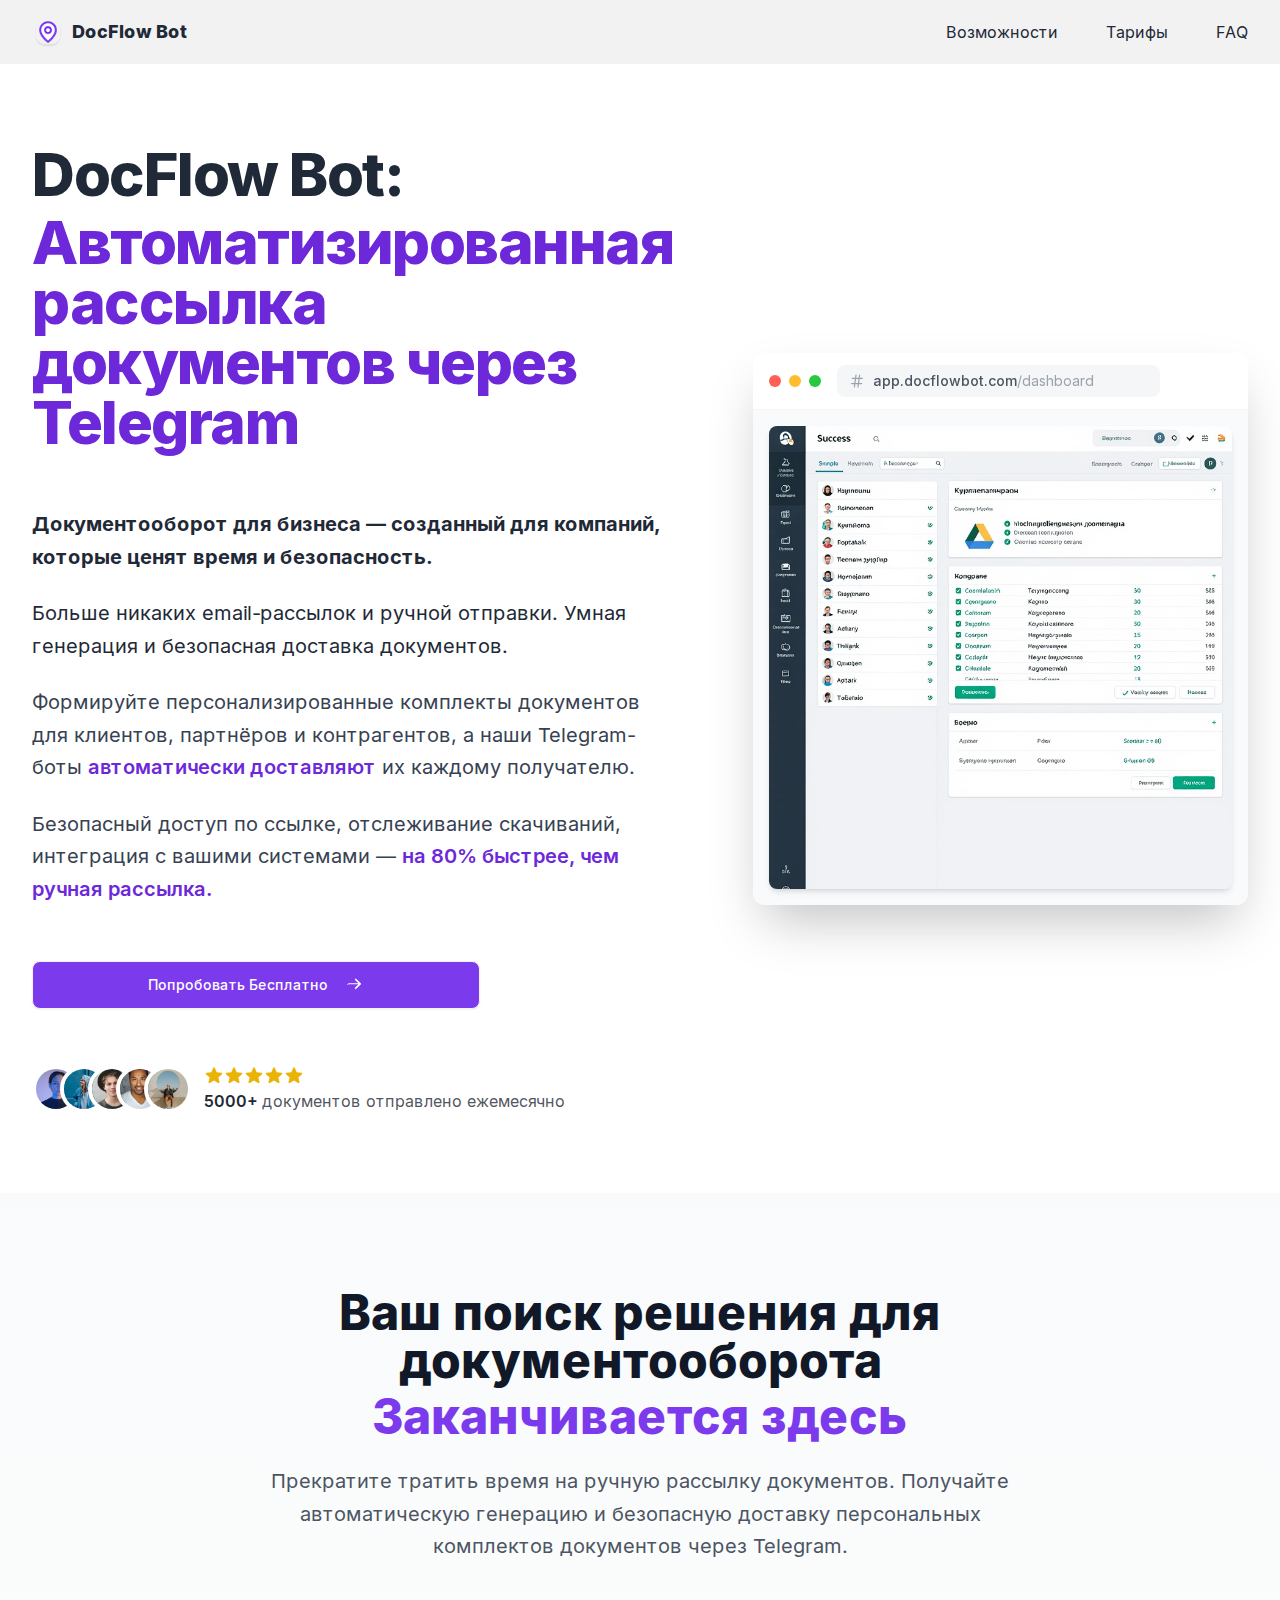
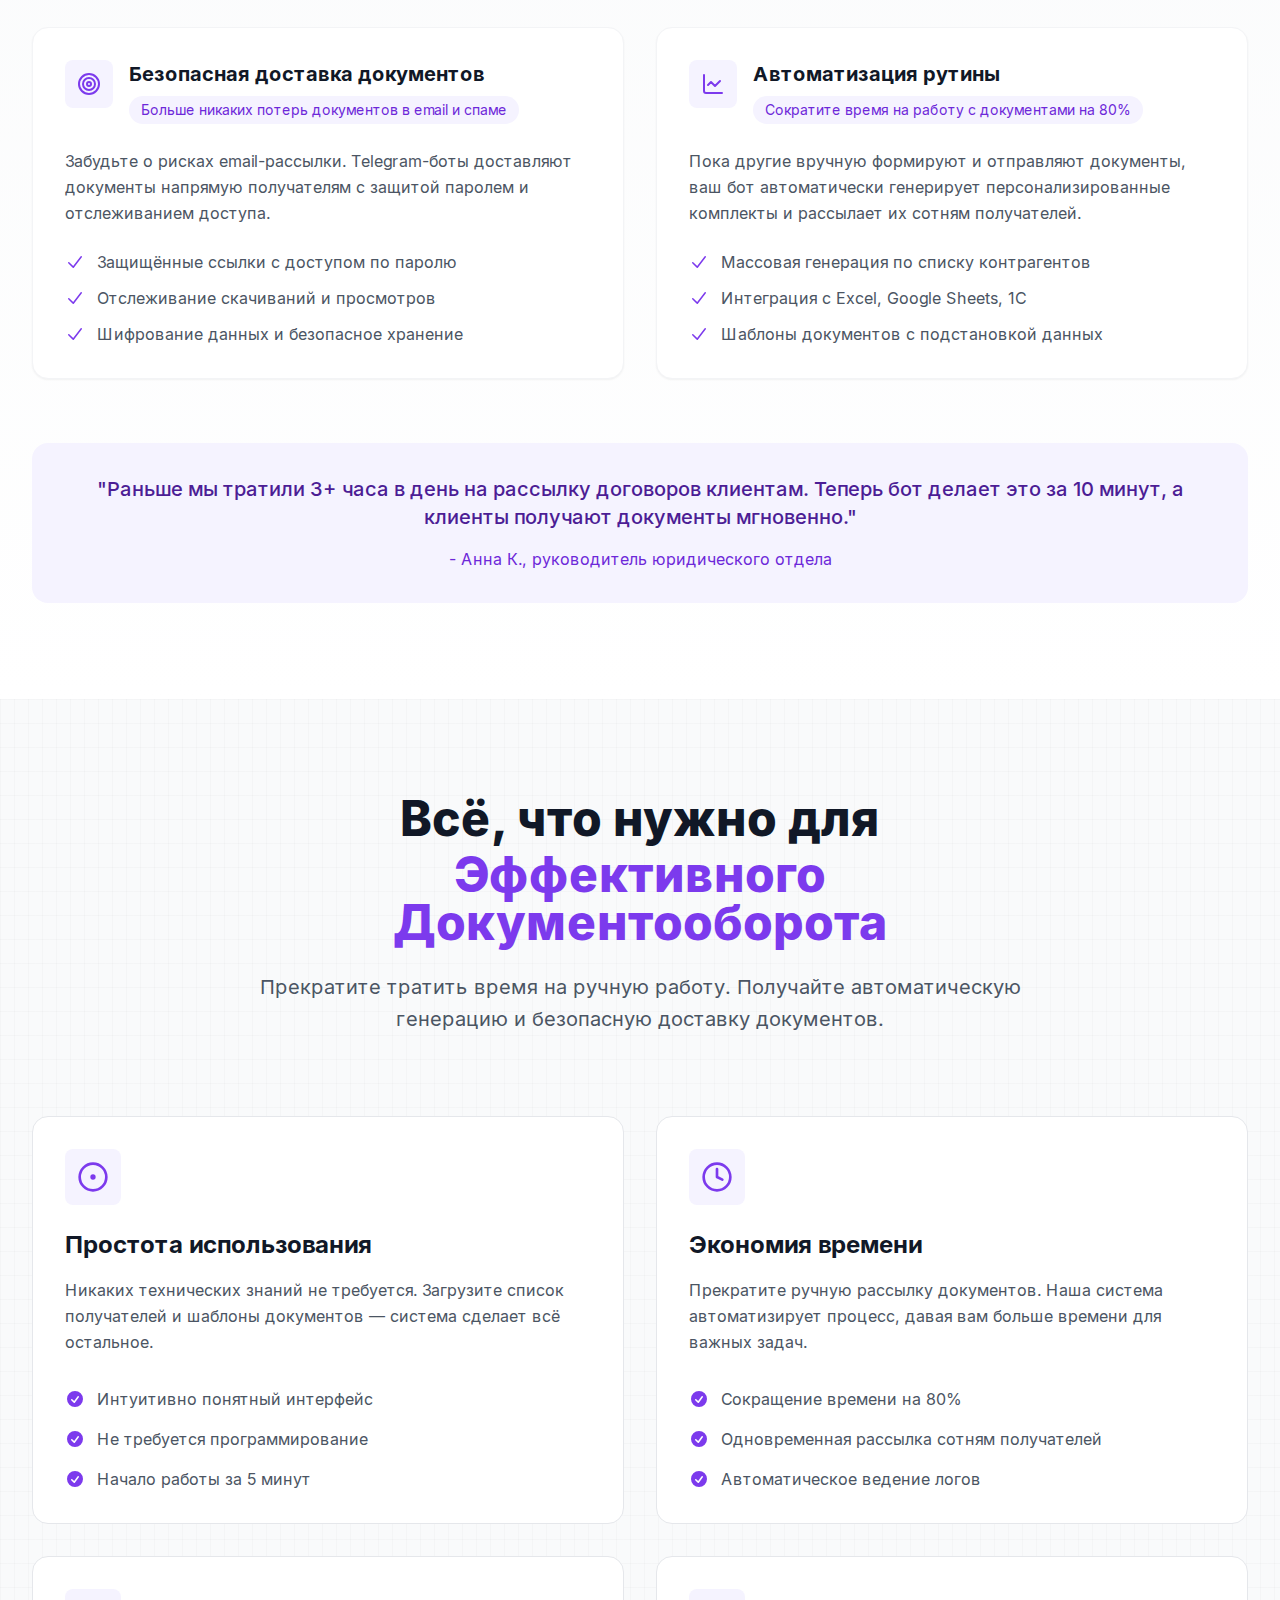
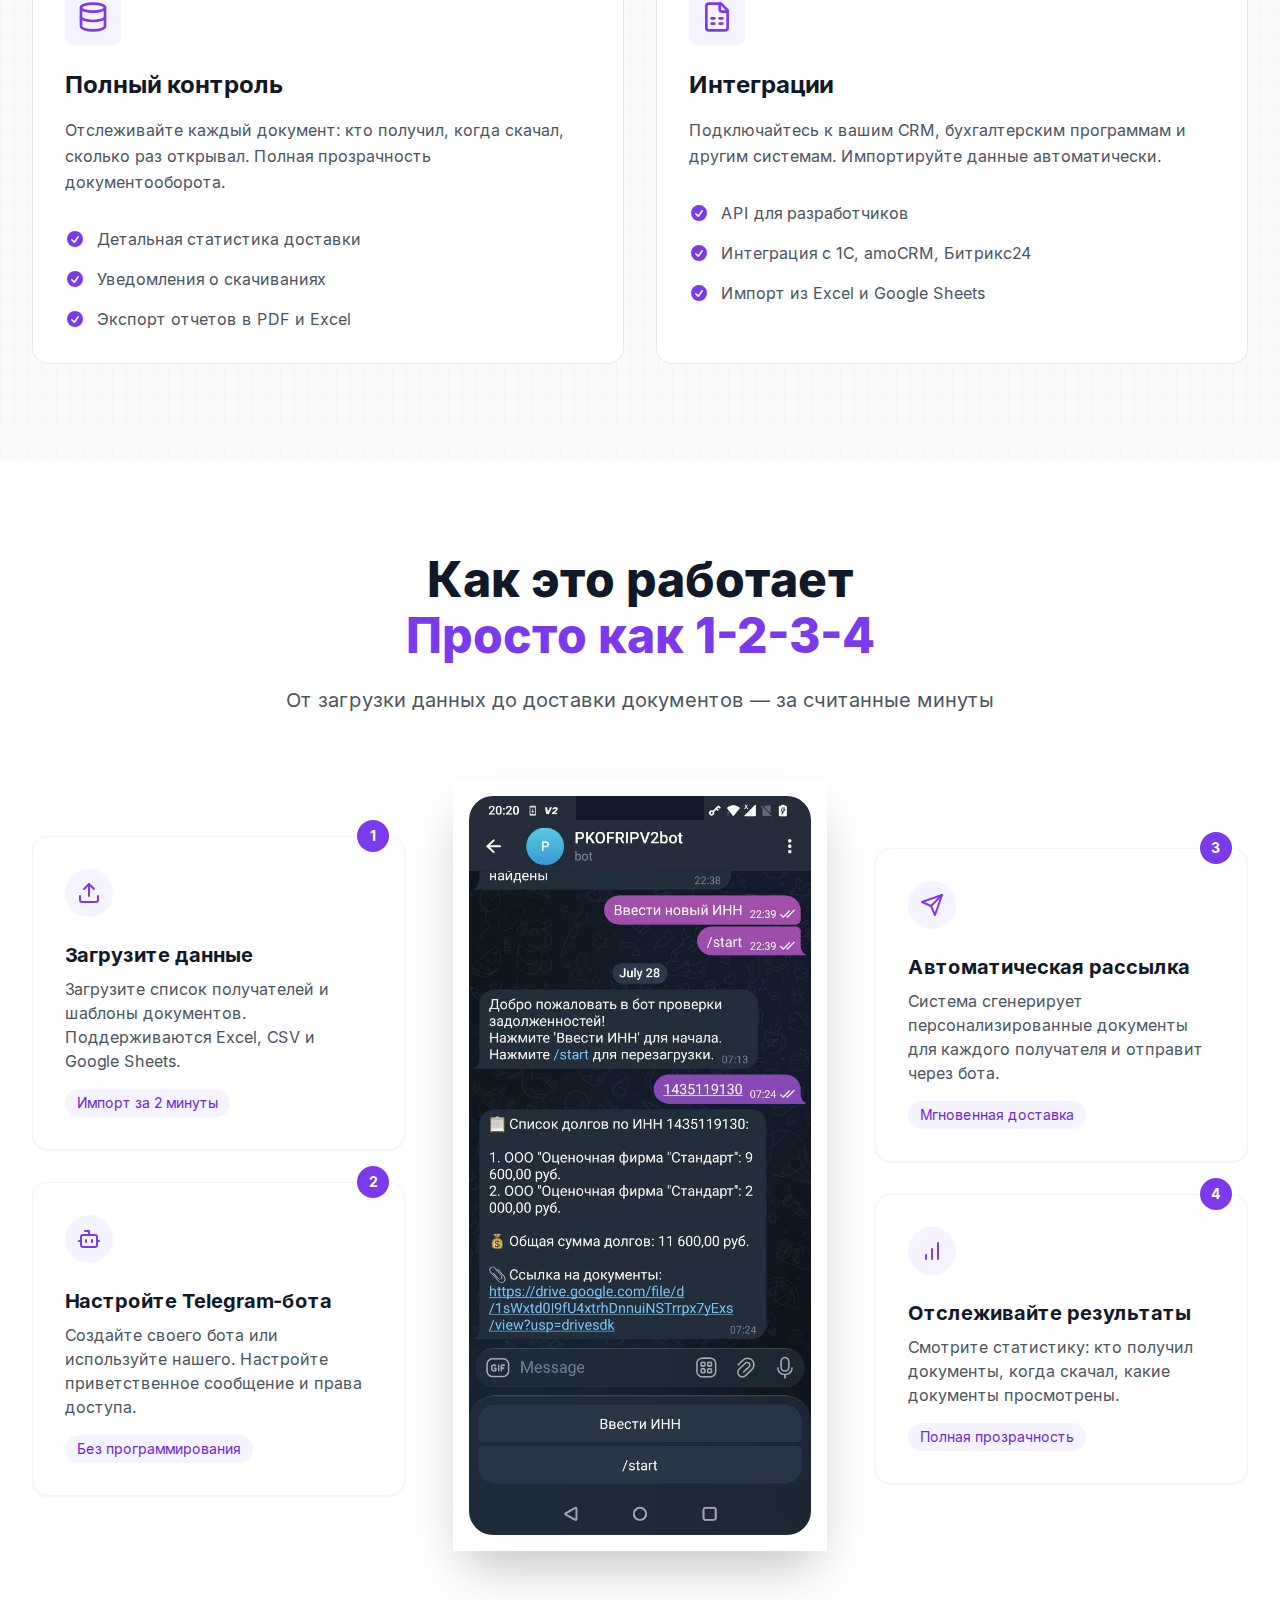
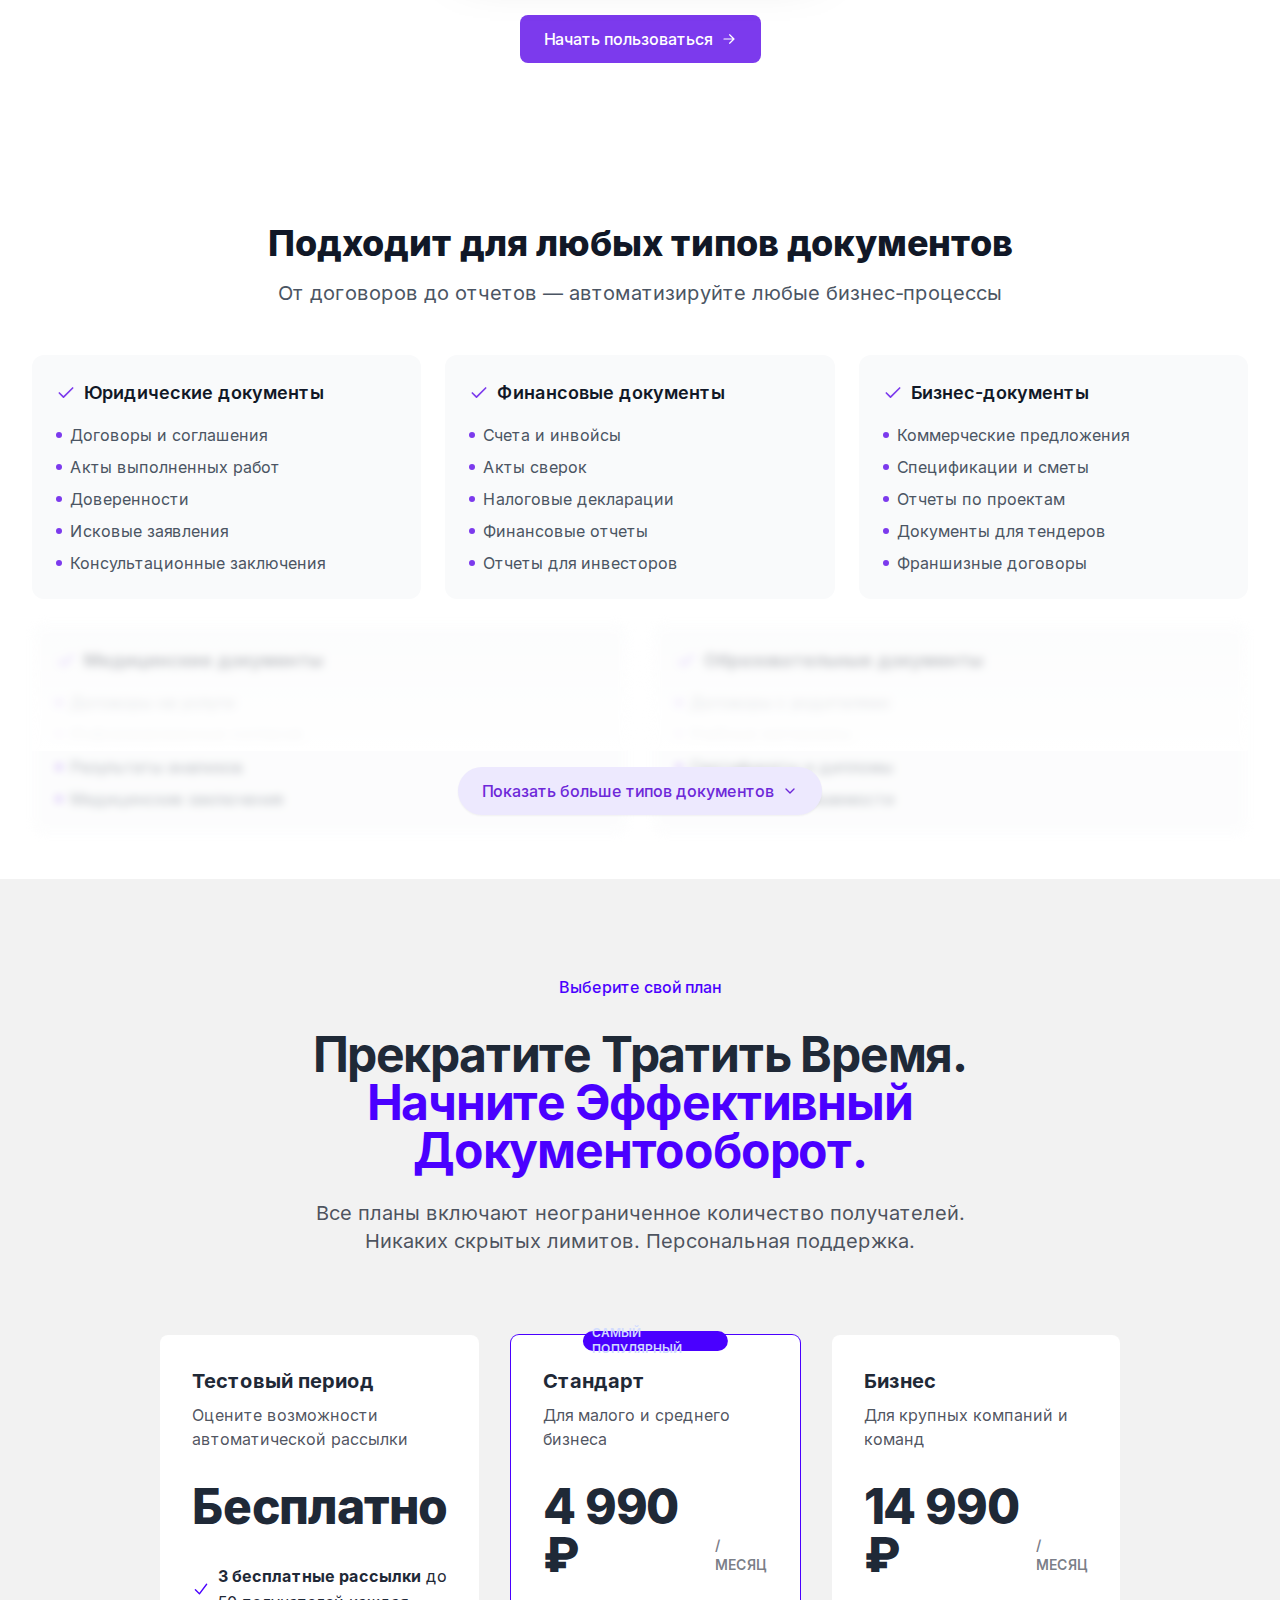
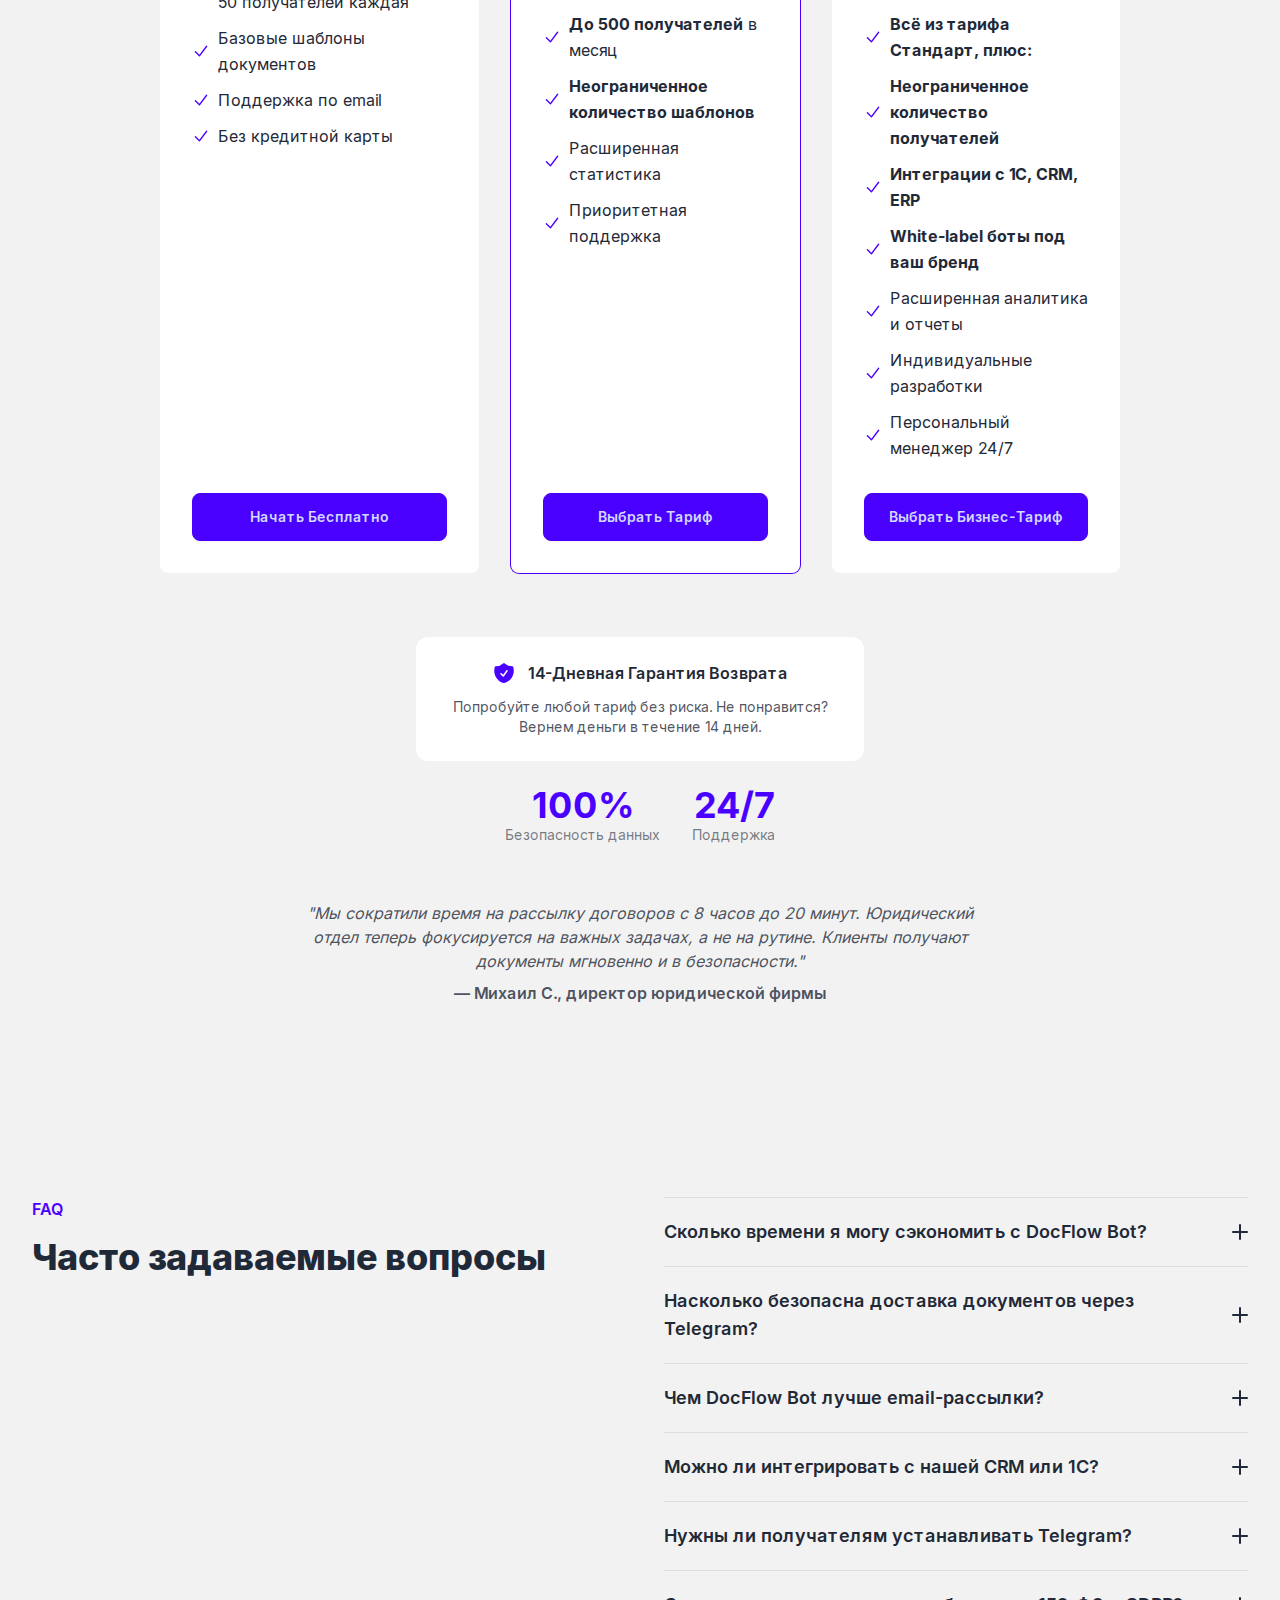
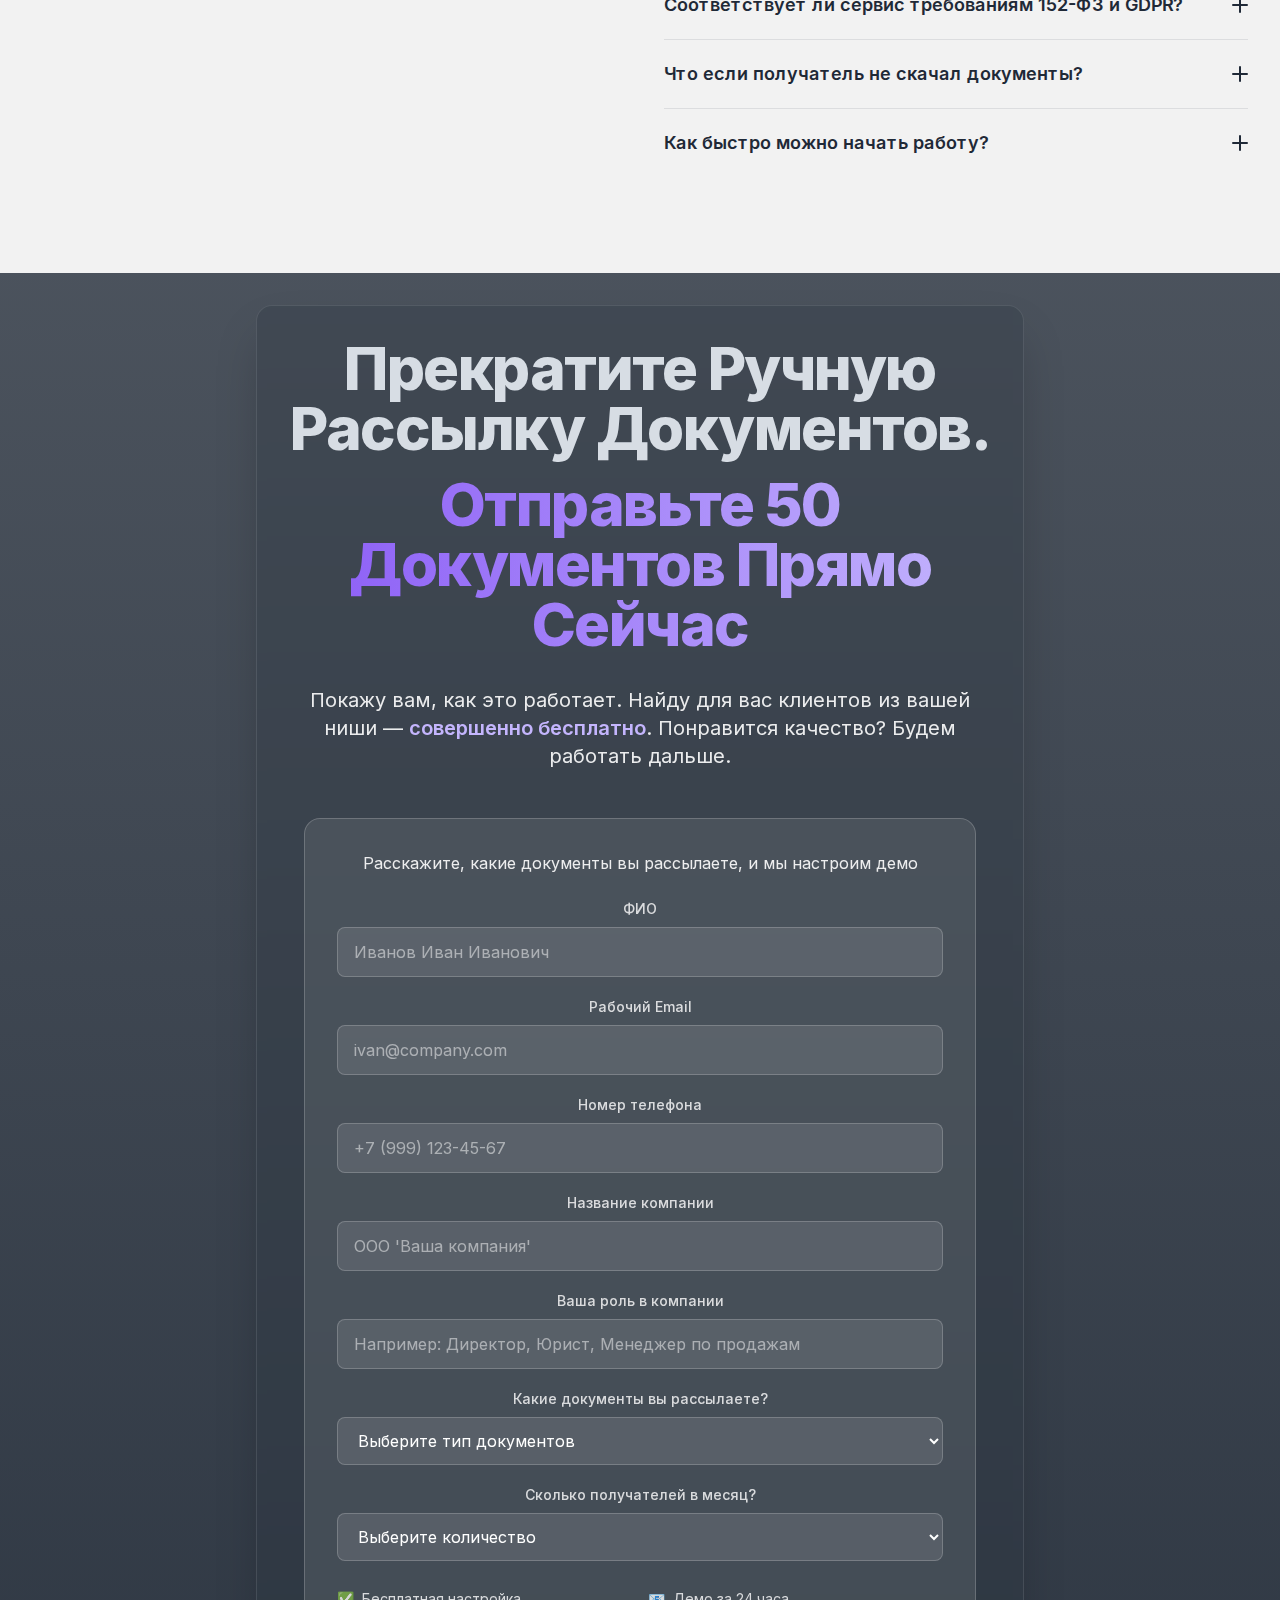
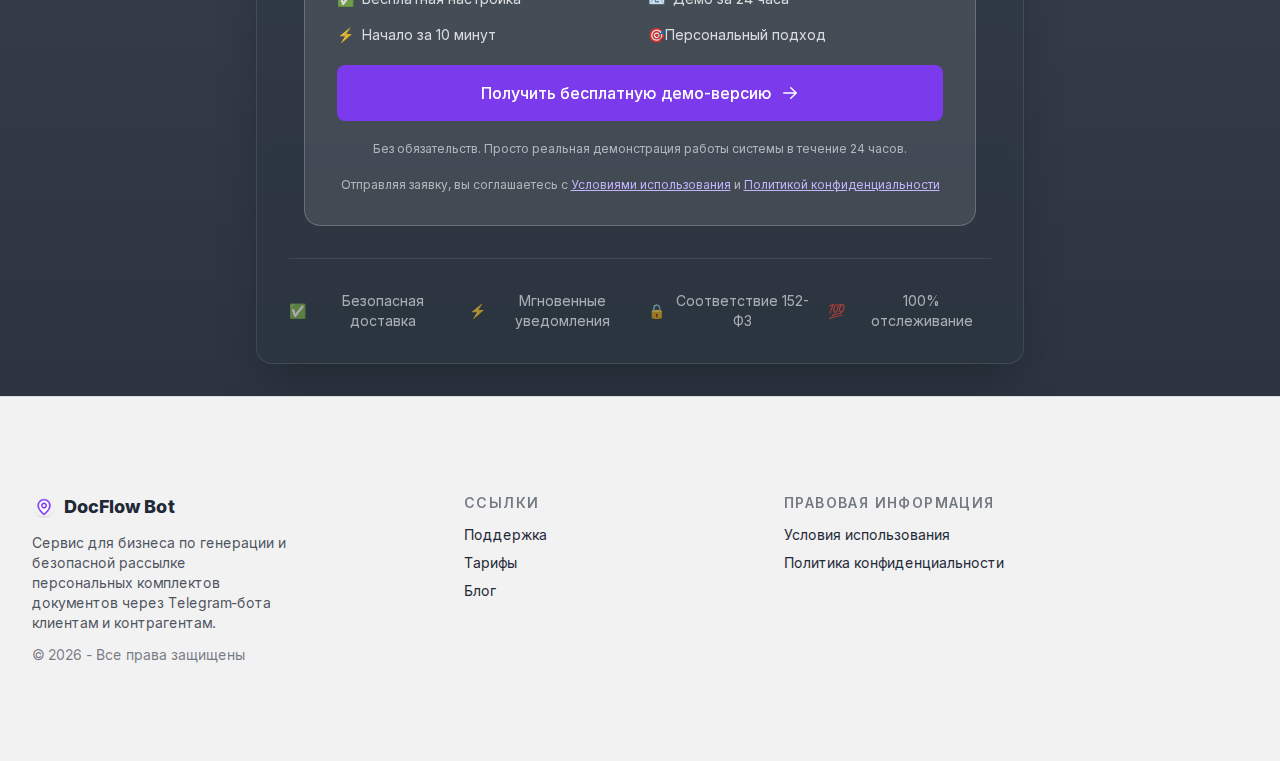
<file: ru/index.html>
<!DOCTYPE html>
<html lang="ru" data-theme="light" class="__className_d65c78">
<meta http-equiv="content-type" content="text/html;charset=utf-8" />

<head>
	<meta charSet="utf-8" />
	<meta name="viewport" content="width=device-width, initial-scale=1" />
	<link rel="preload" href="/next/static/media/a34f9d1faa5f3315-s.p.woff2" as="font" crossorigin="" type="font/woff2" />
	<link rel="stylesheet" href="/next/static/css/1ccb63eaaf4b279f.css" data-precedence="next" />
	<link rel="stylesheet" href="/next/static/css/48340cfe5c3cfec7.css" data-precedence="next" />
	<!-- <link rel="preload" href="https://www.googletagmanager.com/gtm.js?id=GTM-5ZQTRPVZ" as="script" /> -->
	<meta name="theme-color" content="#7c3aed" />
	<title>DocFlow Bot - Автоматизированная рассылка документов через Telegram</title>
	<meta name="description" content="Сервис для бизнеса по генерации и безопасной рассылке персональных комплектов документов через Telegram-бота клиентам и контрагентам." />
	<meta name="application-name" content="DocFlow Bot" />
	<meta name="keywords" content="документооборот, Telegram бот, рассылка документов, юридические документы" />
	<link rel="canonical" href="index.html" />
	<meta property="og:title" content="DocFlow Bot" />
	<meta property="og:description" content="Сервис для бизнеса по генерации и безопасной рассылке персональных комплектов документов через Telegram-бота клиентам и контрагентам." />
	<meta property="og:url" content="https://docflowbot.com" />
	<meta property="og:site_name" content="DocFlow Bot" />
	<meta property="og:locale" content="ru_RU" />
	<meta property="og:image:type" content="image/png" />
	<meta property="og:image:width" content="1200" />
	<meta property="og:image:height" content="788" />
	<meta property="og:image" content="https://docflowbot.com/opengraph-image.png?0e3dd4a49af1e23a" />
	<meta property="og:type" content="website" />
	<meta name="twitter:card" content="summary_large_image" />
	<meta name="twitter:title" content="DocFlow Bot" />
	<meta name="twitter:description" content="Сервис для бизнеса по генерации и безопасной рассылке персональных комплектов документов через Telegram-бота клиентам и контрагентам." />
	<meta name="twitter:image:type" content="image/png" />
	<meta name="twitter:image:width" content="1200" />
	<meta name="twitter:image:height" content="788" />
	<meta name="twitter:image" content="https://docflowbot.com/twitter-image.png?0e3dd4a49af1e23a" />
	<link rel="icon" href="/favicon.ico" type="image/x-icon" sizes="16x16" />
	<link rel="icon" href="/icon8eb7.png?e49f1db3c8d96666" type="image/png" sizes="800x800" />
	<link rel="apple-touch-icon" href="/apple-icon8eb7.png?e49f1db3c8d96666" type="image/png" sizes="800x800" />
	<meta name="next-size-adjust" />
</head>
<!--$!-->
<template data-dgst="BAILOUT_TO_CLIENT_SIDE_RENDERING"></template>
<!--/$-->

<body>
	<!--$!-->
	<template data-dgst="BAILOUT_TO_CLIENT_SIDE_RENDERING"></template>
	<!--/$-->
	<style>
	#nprogress {
		pointer-events: none
	}
	
	#nprogress .bar {
		background: #7c3aed;
		position: fixed;
		z-index: 1600;
		top: 0;
		left: 0;
		width: 100%;
		height: 3px
	}
	
	#nprogress .peg {
		display: block;
		position: absolute;
		right: 0;
		width: 100px;
		height: 100%;
		box-shadow: 0 0 10px #7c3aed, 0 0 5px #7c3aed;
		opacity: 1;
		-webkit-transform: rotate(3deg) translate(0px, -4px);
		-ms-transform: rotate(3deg) translate(0px, -4px);
		transform: rotate(3deg) translate(0px, -4px)
	}
	
	#nprogress .spinner {
		display: block;
		position: fixed;
		z-index: 1600;
		top: 15px;
		right: 15px
	}
	
	#nprogress .spinner-icon {
		width: 18px;
		height: 18px;
		box-sizing: border-box;
		border: 2px solid transparent;
		border-top-color: #7c3aed;
		border-left-color: #7c3aed;
		border-radius: 50%;
		-webkit-animation: nprogress-spinner 400ms linear infinite;
		animation: nprogress-spinner 400ms linear infinite
	}
	
	.nprogress-custom-parent {
		overflow: hidden;
		position: relative
	}
	
	.nprogress-custom-parent #nprogress .bar,
	.nprogress-custom-parent #nprogress .spinner {
		position: absolute
	}
	
	@-webkit-keyframes nprogress-spinner {
		0% {
			-webkit-transform: rotate(0deg)
		}
		100% {
			-webkit-transform: rotate(360deg)
		}
	}
	
	@keyframes nprogress-spinner {
		0% {
			transform: rotate(0deg)
		}
		100% {
			transform: rotate(360deg)
		}
	}
	</style>
	<!--$!-->
	<template data-dgst="BAILOUT_TO_CLIENT_SIDE_RENDERING"></template>
	<!--/$-->

	<header class="bg-base-200">
	<nav class="container flex items-center justify-between px-8 py-4 mx-auto" aria-label="Global">
		<div class="flex lg:flex-1">
		<a class="flex items-center gap-2 shrink-0" href="/" title="DocFlow Bot homepage">
			<img alt="DocFlow Bot logo" fetchPriority="high" width="32" height="32" decoding="async" data-nimg="1" class="w-8" style="color:transparent" src="/next/static/media/icon.e49f1db3.png" />
			<span class="font-extrabold text-lg">DocFlow Bot</span>
		</a>
		</div>
		<div class="flex lg:hidden">
		<button type="button" class="-m-2.5 inline-flex items-center justify-center rounded-md p-2.5" id="mobile-menu-button">
			<span class="sr-only">Открыть меню</span>
			<svg xmlns="http://www.w3.org/2000/svg" fill="none" viewBox="0 0 24 24" stroke-width="1.5" stroke="currentColor" class="w-6 h-6 text-base-content">
			<path stroke-linecap="round" stroke-linejoin="round" d="M3.75 6.75h16.5M3.75 12h16.5m-16.5 5.25h16.5"></path>
			</svg>
		</button>
		</div>
		<div class="hidden lg:flex lg:justify-center lg:gap-12 lg:items-center">
		<a href="#features" class="link link-hover" title="Возможности">Возможности</a>
		<a href="#pricing" class="link link-hover" title="Тарифы">Тарифы</a>
		<a href="#faq" class="link link-hover" title="FAQ">FAQ</a>
		</div>
	</nav>
	
	<!-- Mobile menu -->
	<div class="relative z-50 hidden" id="mobile-menu">
		<div class="fixed inset-y-0 right-0 z-10 w-full px-8 py-4 overflow-y-auto bg-base-200 sm:max-w-sm sm:ring-1 sm:ring-neutral/10 transform origin-right">
		<div class="flex items-center justify-between">
			<a class="flex items-center gap-2 shrink-0" title="DocFlow Bot homepage" href="/">
			<img alt="DocFlow Bot logo" fetchPriority="high" width="32" height="32" decoding="async" data-nimg="1" class="w-8" style="color:transparent" src="/next/static/media/icon.e49f1db3.png" />
			<span class="font-extrabold text-lg">DocFlow Bot</span>
			</a>
			<button type="button" class="-m-2.5 rounded-md p-2.5" id="close-menu-button">
			<span class="sr-only">Закрыть меню</span>
			<svg xmlns="http://www.w3.org/2000/svg" fill="none" viewBox="0 0 24 24" stroke-width="1.5" stroke="currentColor" class="w-6 h-6">
				<path stroke-linecap="round" stroke-linejoin="round" d="M6 18L18 6M6 6l12 12"></path>
			</svg>
			</button>
		</div>
		<div class="flow-root mt-6">
			<div class="py-4">
			<div class="flex flex-col gap-y-4 items-start">
				<a href="#features" class="link link-hover" title="Возможности">Возможности</a>
				<a href="#pricing" class="link link-hover" title="Тарифы">Тарифы</a>
				<a href="#faq" class="link link-hover" title="FAQ">FAQ</a>
			</div>
			</div>
			<div class="divider"></div>
		</div>
		</div>
	</div>
	</header>

	<main>
		<section class="max-w-7xl mx-auto flex flex-col lg:flex-row items-center justify-center gap-16 lg:gap-20 px-8 py-8 lg:py-20">
			<div class="flex flex-col gap-10 lg:gap-14 items-center justify-center text-center lg:text-left lg:items-start lg:w-[60%]">
				<h1 class="font-extrabold text-3xl lg:text-6xl tracking-tight">DocFlow Bot:<span class="block mt-2 text-[#6D28D9]">Автоматизированная рассылка документов через Telegram</span></h1>
				<div class="space-y-6">
					<p class="text-xl leading-relaxed"><span class="font-bold">Документооборот для бизнеса — созданный для компаний, которые ценят время и безопасность.</span></p>
					<p class="text-xl leading-relaxed">Больше никаких email-рассылок и ручной отправки. Умная генерация и безопасная доставка документов.</p>
					<p class="text-xl leading-relaxed text-gray-700">Формируйте персонализированные комплекты документов для клиентов, партнёров и контрагентов, а наши Telegram-боты <span class="text-[#6D28D9] font-semibold">автоматически доставляют</span> их каждому получателю.</p>
					<p class="text-xl leading-relaxed text-gray-700">Безопасный доступ по ссылке, отслеживание скачиваний, интеграция с вашими системами — <span class="text-[#6D28D9] font-semibold">на 80% быстрее, чем ручная рассылка.</span></p>
				</div>

				<div class="flex flex-col gap-4 w-full max-w-md">
					<a href="#get_started" class="btn bg-violet-600 hover:bg-violet-700 text-white font-medium px-8 w-full flex items-center justify-center">
						Попробовать бесплатно
						<svg xmlns="http://www.w3.org/2000/svg" viewBox="0 0 20 20" fill="currentColor" class="w-5 h-5 ml-2">
						<path fill-rule="evenodd" d="M3 10a.75.75 0 01.75-.75h10.638L10.23 13.608a.75.75 0 111.04 1.08l5.5-5.25a.75.75 0 000-1.08l-5.5-5.25a.75.75 0 11-1.04 1.08l4.158 3.96H3.75A.75.75 0 013 10z" clip-rule="evenodd"></path>
						</svg>
					</a>
				</div>

				<div class="flex flex-col gap-6">
					<div class="flex items-center gap-4">
						<div class="flex flex-col md:flex-row justify-center items-center md:items-start gap-3">
							<div class="-space-x-5 avatar-group justy-start">
								<div class="avatar w-12 h-12"><img alt="User" fetchPriority="high" width="50" height="50" decoding="async" data-nimg="1" style="color:transparent" src="/next/photo-1534528741775-53994a69daebedf8.jpg" /></div>
								<div class="avatar w-12 h-12"><img alt="User" fetchPriority="high" width="50" height="50" decoding="async" data-nimg="1" style="color:transparent" src="/next/photo-1517841905240-472988babdf909b6.jpg" /></div>
								<div class="avatar w-12 h-12"><img alt="User" fetchPriority="high" width="50" height="50" decoding="async" data-nimg="1" style="color:transparent" src="/next/photo-1539571696357-5a69c17a67c62c8b.jpg" /></div>
								<div class="avatar w-12 h-12"><img alt="User" fetchPriority="high" width="50" height="50" decoding="async" data-nimg="1" style="color:transparent" src="/next/photo-1507003211169-0a1dd7228f2ddb07.jpg" /></div>
								<div class="avatar w-12 h-12"><img alt="User" fetchPriority="high" width="50" height="50" decoding="async" data-nimg="1" style="color:transparent" src="/next/photo-1488161628813-04466f872be2113b.jpg" /></div>
							</div>
							<div class="flex flex-col justify-center items-center md:items-start gap-1">
								<div class="rating">
									<svg xmlns="http://www.w3.org/2000/svg" viewBox="0 0 20 20" fill="currentColor" class="w-5 h-5 text-yellow-500">
										<path fill-rule="evenodd" d="M10.868 2.884c-.321-.772-1.415-.772-1.736 0l-1.83 4.401-4.753.381c-.833.067-1.171 1.107-.536 1.651l3.62 3.102-1.106 4.637c-.194.813.691 1.456 1.405 1.02L10 15.591l4.069 2.485c.713.436 1.598-.207 1.404-1.02l-1.106-4.637 3.62-3.102c.635-.544.297-1.584-.536-1.65l-4.752-.382-1.831-4.401z" clip-rule="evenodd"></path>
									</svg>
									<svg xmlns="http://www.w3.org/2000/svg" viewBox="0 0 20 20" fill="currentColor" class="w-5 h-5 text-yellow-500">
										<path fill-rule="evenodd" d="M10.868 2.884c-.321-.772-1.415-.772-1.736 0l-1.83 4.401-4.753.381c-.833.067-1.171 1.107-.536 1.651l3.62 3.102-1.106 4.637c-.194.813.691 1.456 1.405 1.02L10 15.591l4.069 2.485c.713.436 1.598-.207 1.404-1.02l-1.106-4.637 3.62-3.102c.635-.544.297-1.584-.536-1.65l-4.752-.382-1.831-4.401z" clip-rule="evenodd"></path>
									</svg>
									<svg xmlns="http://www.w3.org/2000/svg" viewBox="0 0 20 20" fill="currentColor" class="w-5 h-5 text-yellow-500">
										<path fill-rule="evenodd" d="M10.868 2.884c-.321-.772-1.415-.772-1.736 0l-1.83 4.401-4.753.381c-.833.067-1.171 1.107-.536 1.651l3.62 3.102-1.106 4.637c-.194.813.691 1.456 1.405 1.02L10 15.591l4.069 2.485c.713.436 1.598-.207 1.404-1.02l-1.106-4.637 3.62-3.102c.635-.544.297-1.584-.536-1.65l-4.752-.382-1.831-4.401z" clip-rule="evenodd"></path>
									</svg>
									<svg xmlns="http://www.w3.org/2000/svg" viewBox="0 0 20 20" fill="currentColor" class="w-5 h-5 text-yellow-500">
										<path fill-rule="evenodd" d="M10.868 2.884c-.321-.772-1.415-.772-1.736 0l-1.83 4.401-4.753.381c-.833.067-1.171 1.107-.536 1.651l3.62 3.102-1.106 4.637c-.194.813.691 1.456 1.405 1.02L10 15.591l4.069 2.485c.713.436 1.598-.207 1.404-1.02l-1.106-4.637 3.62-3.102c.635-.544.297-1.584-.536-1.65l-4.752-.382-1.831-4.401z" clip-rule="evenodd"></path>
									</svg>
									<svg xmlns="http://www.w3.org/2000/svg" viewBox="0 0 20 20" fill="currentColor" class="w-5 h-5 text-yellow-500">
										<path fill-rule="evenodd" d="M10.868 2.884c-.321-.772-1.415-.772-1.736 0l-1.83 4.401-4.753.381c-.833.067-1.171 1.107-.536 1.651l3.62 3.102-1.106 4.637c-.194.813.691 1.456 1.405 1.02L10 15.591l4.069 2.485c.713.436 1.598-.207 1.404-1.02l-1.106-4.637 3.62-3.102c.635-.544.297-1.584-.536-1.65l-4.752-.382-1.831-4.401z" clip-rule="evenodd"></path>
									</svg>
								</div>
								<div class="text-base text-base-content/80"><span class="font-semibold  text-base-content">5000+</span> документов отправлено ежемесячно</div>
							</div>
						</div>
					</div>
				</div>
			</div>

			<div class="lg:w-[55%] w-full max-w-3xl">
				<div class="relative bg-base-100 rounded-xl shadow-2xl overflow-hidden">
					<div class="bg-white/90 backdrop-blur-md border-b border-gray-100">
						<div class="flex items-center justify-between px-4 py-3">
							<div class="flex space-x-2">
								<div class="w-3 h-3 bg-[#FF5F57] rounded-full"></div>
								<div class="w-3 h-3 bg-[#FFBD2E] rounded-full"></div>
								<div class="w-3 h-3 bg-[#28C840] rounded-full"></div>
							</div>
							<div class="flex-1 max-w-md mx-4 hidden sm:block">
								<div class="flex items-center bg-gray-100/80 rounded-lg px-3 py-1.5">
									<svg xmlns="http://www.w3.org/2000/svg" viewBox="0 0 20 20" fill="currentColor" class="w-4 h-4 text-gray-400 mr-2">
										<path fill-rule="evenodd" d="M9.493 2.853a.75.75 0 00-1.486-.205L7.545 6H4.198a.75.75 0 000 1.5h3.14l-.69 5H3.302a.75.75 0 000 1.5h3.14l-.435 3.148a.75.75 0 001.486.205L7.955 14h2.986l-.434 3.148a.75.75 0 001.486.205L12.456 14h3.346a.75.75 0 000-1.5h-3.14l.69-5h3.346a.75.75 0 000-1.5h-3.14l.435-3.147a.75.75 0 00-1.486-.205L12.045 6H9.059l.434-3.147zM8.852 7.5l-.69 5h2.986l.69-5H8.852z" clip-rule="evenodd"></path>
									</svg>
									<span class="text-sm text-gray-600 font-medium">app.docflowbot.com</span>
									<span class="text-sm text-gray-400">/dashboard</span>
								</div>
							</div>
							<div class="w-14 hidden sm:block"></div>
						</div>
					</div>
					<!-- Скриншот панели -->
					<div class="bg-gray-50 p-4">
						<img 
							src="/next/static/media/screenshot_panel.jpg" 
							alt="Панель управления DocFlow Bot"
							class="w-full h-auto rounded-lg shadow-md"
						/>
					</div>
				</div>
			</div>

		</section>
		<section class="py-24 bg-gradient-to-b from-gray-50 to-white">
			<div class="max-w-7xl mx-auto px-4 sm:px-6 lg:px-8">
				<div class="text-center max-w-3xl mx-auto mb-16">
					<h2 class="font-extrabold text-4xl md:text-5xl text-gray-900 mb-6">Ваш поиск решения для документооборота<span class="block mt-2 text-violet-600">Заканчивается здесь</span></h2>
					<p class="text-xl text-gray-600 leading-relaxed">Прекратите тратить время на ручную рассылку документов. Получайте автоматическую генерацию и безопасную доставку персональных комплектов документов через Telegram.</p>
				</div>
				<div class="grid md:grid-cols-2 gap-8">
					<div class="relative bg-white rounded-2xl p-8 shadow-sm border border-gray-100 hover:shadow-md transition-all duration-300">
						<div class="flex items-start gap-4 mb-6">
							<div class="flex-shrink-0 w-12 h-12 rounded-lg bg-violet-50 text-violet-600 flex items-center justify-center">
								<svg xmlns="http://www.w3.org/2000/svg" width="24" height="24" viewBox="0 0 24 24" fill="none" stroke="currentColor" stroke-width="2" stroke-linecap="round" stroke-linejoin="round" class="lucide lucide-target w-6 h-6">
									<circle cx="12" cy="12" r="10"></circle>
									<circle cx="12" cy="12" r="6"></circle>
									<circle cx="12" cy="12" r="2"></circle>
								</svg>
							</div>
							<div>
								<h3 class="text-xl font-bold text-gray-900 mb-2">Безопасная доставка документов</h3>
								<div class="inline-flex items-center rounded-full bg-violet-50 px-3 py-1 text-sm text-violet-700">Больше никаких потерь документов в email и спаме</div>
							</div>
						</div>
						<p class="text-gray-600 mb-6 leading-relaxed">Забудьте о рисках email-рассылки. Telegram-боты доставляют документы напрямую получателям с защитой паролем и отслеживанием доступа.</p>
						<ul class="space-y-3">
							<li class="flex items-center gap-3">
								<svg xmlns="http://www.w3.org/2000/svg" viewBox="0 0 20 20" fill="currentColor" class="w-5 h-5 text-violet-600 flex-shrink-0">
									<path fill-rule="evenodd" d="M16.704 4.153a.75.75 0 01.143 1.052l-8 10.5a.75.75 0 01-1.127.075l-4.5-4.5a.75.75 0 011.06-1.06l3.894 3.893 7.48-9.817a.75.75 0 011.05-.143z" clip-rule="evenodd"></path>
								</svg><span class="text-gray-600">Защищённые ссылки с доступом по паролю</span></li>
							<li class="flex items-center gap-3">
								<svg xmlns="http://www.w3.org/2000/svg" viewBox="0 0 20 20" fill="currentColor" class="w-5 h-5 text-violet-600 flex-shrink-0">
									<path fill-rule="evenodd" d="M16.704 4.153a.75.75 0 01.143 1.052l-8 10.5a.75.75 0 01-1.127.075l-4.5-4.5a.75.75 0 011.06-1.06l3.894 3.893 7.48-9.817a.75.75 0 011.05-.143z" clip-rule="evenodd"></path>
								</svg><span class="text-gray-600">Отслеживание скачиваний и просмотров</span></li>
							<li class="flex items-center gap-3">
								<svg xmlns="http://www.w3.org/2000/svg" viewBox="0 0 20 20" fill="currentColor" class="w-5 h-5 text-violet-600 flex-shrink-0">
									<path fill-rule="evenodd" d="M16.704 4.153a.75.75 0 01.143 1.052l-8 10.5a.75.75 0 01-1.127.075l-4.5-4.5a.75.75 0 011.06-1.06l3.894 3.893 7.48-9.817a.75.75 0 011.05-.143z" clip-rule="evenodd"></path>
								</svg><span class="text-gray-600">Шифрование данных и безопасное хранение</span></li>
						</ul>
					</div>
					<div class="relative bg-white rounded-2xl p-8 shadow-sm border border-gray-100 hover:shadow-md transition-all duration-300">
						<div class="flex items-start gap-4 mb-6">
							<div class="flex-shrink-0 w-12 h-12 rounded-lg bg-violet-50 text-violet-600 flex items-center justify-center">
								<svg xmlns="http://www.w3.org/2000/svg" width="24" height="24" viewBox="0 0 24 24" fill="none" stroke="currentColor" stroke-width="2" stroke-linecap="round" stroke-linejoin="round" class="lucide lucide-chart-line w-6 h-6">
									<path d="M3 3v16a2 2 0 0 0 2 2h16"></path>
									<path d="m19 9-5 5-4-4-3 3"></path>
								</svg>
							</div>
							<div>
								<h3 class="text-xl font-bold text-gray-900 mb-2">Автоматизация рутины</h3>
								<div class="inline-flex items-center rounded-full bg-violet-50 px-3 py-1 text-sm text-violet-700">Сократите время на работу с документами на 80%</div>
							</div>
						</div>
						<p class="text-gray-600 mb-6 leading-relaxed">Пока другие вручную формируют и отправляют документы, ваш бот автоматически генерирует персонализированные комплекты и рассылает их сотням получателей.</p>
						<ul class="space-y-3">
							<li class="flex items-center gap-3">
								<svg xmlns="http://www.w3.org/2000/svg" viewBox="0 0 20 20" fill="currentColor" class="w-5 h-5 text-violet-600 flex-shrink-0">
									<path fill-rule="evenodd" d="M16.704 4.153a.75.75 0 01.143 1.052l-8 10.5a.75.75 0 01-1.127.075l-4.5-4.5a.75.75 0 011.06-1.06l3.894 3.893 7.48-9.817a.75.75 0 011.05-.143z" clip-rule="evenodd"></path>
								</svg><span class="text-gray-600">Массовая генерация по списку контрагентов</span></li>
							<li class="flex items-center gap-3">
								<svg xmlns="http://www.w3.org/2000/svg" viewBox="0 0 20 20" fill="currentColor" class="w-5 h-5 text-violet-600 flex-shrink-0">
									<path fill-rule="evenodd" d="M16.704 4.153a.75.75 0 01.143 1.052l-8 10.5a.75.75 0 01-1.127.075l-4.5-4.5a.75.75 0 011.06-1.06l3.894 3.893 7.48-9.817a.75.75 0 011.05-.143z" clip-rule="evenodd"></path>
								</svg><span class="text-gray-600">Интеграция с Excel, Google Sheets, 1С</span></li>
							<li class="flex items-center gap-3">
								<svg xmlns="http://www.w3.org/2000/svg" viewBox="0 0 20 20" fill="currentColor" class="w-5 h-5 text-violet-600 flex-shrink-0">
									<path fill-rule="evenodd" d="M16.704 4.153a.75.75 0 01.143 1.052l-8 10.5a.75.75 0 01-1.127.075l-4.5-4.5a.75.75 0 011.06-1.06l3.894 3.893 7.48-9.817a.75.75 0 011.05-.143z" clip-rule="evenodd"></path>
								</svg><span class="text-gray-600">Шаблоны документов с подстановкой данных</span></li>
						</ul>
					</div>
				</div>
				<div class="mt-16 bg-violet-50 rounded-2xl p-8 text-center">
					<p class="text-xl text-violet-900 font-medium mb-4">"Раньше мы тратили 3+ часа в день на рассылку договоров клиентам. Теперь бот делает это за 10 минут, а клиенты получают документы мгновенно."</p>
					<p class="text-violet-700">- Анна К., руководитель юридического отдела</p>
				</div>
			</div>
		</section>
		<section class="relative overflow-hidden" id="features">
			<div class="absolute top-0 left-0 right-0 h-8 bg-gradient-to-b from-transparent to-gray-50"></div>
			<div class="bg-gray-50 py-24 relative">
				<div class="absolute inset-0 bg-[linear-gradient(to_right,#8080800a_1px,transparent_1px),linear-gradient(to_bottom,#8080800a_1px,transparent_1px)] bg-[size:14px_24px]"></div>
				<div class="max-w-7xl mx-auto px-4 sm:px-6 lg:px-8 relative z-10">
					<div class="text-center max-w-3xl mx-auto mb-20">
						<h2 class="font-extrabold text-gray-900 text-4xl md:text-5xl mb-6">Всё, что нужно для<span class="block mt-2 text-violet-600">Эффективного Документооборота</span></h2>
						<p class="text-xl text-gray-600 leading-relaxed">Прекратите тратить время на ручную работу. Получайте автоматическую генерацию и безопасную доставку документов.</p>
					</div>
					<div class="grid lg:grid-cols-2 gap-8">
						<div class="relative group rounded-2xl bg-white border border-gray-200 hover:border-violet-200 hover:shadow-lg transition-all duration-300">
							<div class="p-8">
								<div class="inline-flex p-3 rounded-lg bg-violet-50 text-violet-600 group-hover:bg-violet-100 group-hover:text-violet-700 transition-all duration-300 mb-6">
									<svg xmlns="http://www.w3.org/2000/svg" width="24" height="24" viewBox="0 0 24 24" fill="none" stroke="currentColor" stroke-width="2" stroke-linecap="round" stroke-linejoin="round" class="lucide lucide-circle-dot w-8 h-8">
										<circle cx="12" cy="12" r="10"></circle>
										<circle cx="12" cy="12" r="1"></circle>
									</svg>
								</div>
								<div>
									<h3 class="text-2xl font-bold text-gray-900 mb-4 group-hover:text-violet-700 transition-colors">Простота использования</h3>
									<p class="text-gray-600 leading-relaxed text-base mb-8">Никаких технических знаний не требуется. Загрузите список получателей и шаблоны документов — система сделает всё остальное.</p>
									<ul class="space-y-4">
										<li class="flex items-start gap-3">
											<svg xmlns="http://www.w3.org/2000/svg" viewBox="0 0 20 20" fill="currentColor" class="w-5 h-5 mt-0.5 text-violet-600 flex-shrink-0">
												<path fill-rule="evenodd" d="M10 18a8 8 0 100-16 8 8 0 000 16zm3.857-9.809a.75.75 0 00-1.214-.882l-3.483 4.79-1.88-1.88a.75.75 0 10-1.06 1.061l2.5 2.5a.75.75 0 001.137-.089l4-5.5z" clip-rule="evenodd"></path>
											</svg><span class="text-gray-600 text-base">Интуитивно понятный интерфейс</span></li>
										<li class="flex items-start gap-3">
											<svg xmlns="http://www.w3.org/2000/svg" viewBox="0 0 20 20" fill="currentColor" class="w-5 h-5 mt-0.5 text-violet-600 flex-shrink-0">
												<path fill-rule="evenodd" d="M10 18a8 8 0 100-16 8 8 0 000 16zm3.857-9.809a.75.75 0 00-1.214-.882l-3.483 4.79-1.88-1.88a.75.75 0 10-1.06 1.061l2.5 2.5a.75.75 0 001.137-.089l4-5.5z" clip-rule="evenodd"></path>
											</svg><span class="text-gray-600 text-base">Не требуется программирование</span></li>
										<li class="flex items-start gap-3">
											<svg xmlns="http://www.w3.org/2000/svg" viewBox="0 0 20 20" fill="currentColor" class="w-5 h-5 mt-0.5 text-violet-600 flex-shrink-0">
												<path fill-rule="evenodd" d="M10 18a8 8 0 100-16 8 8 0 000 16zm3.857-9.809a.75.75 0 00-1.214-.882l-3.483 4.79-1.88-1.88a.75.75 0 10-1.06 1.061l2.5 2.5a.75.75 0 001.137-.089l4-5.5z" clip-rule="evenodd"></path>
											</svg><span class="text-gray-600 text-base">Начало работы за 5 минут</span></li>
									</ul>
								</div>
							</div>
						</div>
						<div class="relative group rounded-2xl bg-white border border-gray-200 hover:border-violet-200 hover:shadow-lg transition-all duration-300">
							<div class="p-8">
								<div class="inline-flex p-3 rounded-lg bg-violet-50 text-violet-600 group-hover:bg-violet-100 group-hover:text-violet-700 transition-all duration-300 mb-6">
									<svg xmlns="http://www.w3.org/2000/svg" width="24" height="24" viewBox="0 0 24 24" fill="none" stroke="currentColor" stroke-width="2" stroke-linecap="round" stroke-linejoin="round" class="lucide lucide-clock w-8 h-8">
										<circle cx="12" cy="12" r="10"></circle>
										<polyline points="12 6 12 12 16 14"></polyline>
									</svg>
								</div>
								<div>
									<h3 class="text-2xl font-bold text-gray-900 mb-4 group-hover:text-violet-700 transition-colors">Экономия времени</h3>
									<p class="text-gray-600 leading-relaxed text-base mb-8">Прекратите ручную рассылку документов. Наша система автоматизирует процесс, давая вам больше времени для важных задач.</p>
									<ul class="space-y-4">
										<li class="flex items-start gap-3">
											<svg xmlns="http://www.w3.org/2000/svg" viewBox="0 0 20 20" fill="currentColor" class="w-5 h-5 mt-0.5 text-violet-600 flex-shrink-0">
												<path fill-rule="evenodd" d="M10 18a8 8 0 100-16 8 8 0 000 16zm3.857-9.809a.75.75 0 00-1.214-.882l-3.483 4.79-1.88-1.88a.75.75 0 10-1.06 1.061l2.5 2.5a.75.75 0 001.137-.089l4-5.5z" clip-rule="evenodd"></path>
											</svg><span class="text-gray-600 text-base">Сокращение времени на 80%</span></li>
										<li class="flex items-start gap-3">
											<svg xmlns="http://www.w3.org/2000/svg" viewBox="0 0 20 20" fill="currentColor" class="w-5 h-5 mt-0.5 text-violet-600 flex-shrink-0">
												<path fill-rule="evenodd" d="M10 18a8 8 0 100-16 8 8 0 000 16zm3.857-9.809a.75.75 0 00-1.214-.882l-3.483 4.79-1.88-1.88a.75.75 0 10-1.06 1.061l2.5 2.5a.75.75 0 001.137-.089l4-5.5z" clip-rule="evenodd"></path>
											</svg><span class="text-gray-600 text-base">Одновременная рассылка сотням получателей</span></li>
										<li class="flex items-start gap-3">
											<svg xmlns="http://www.w3.org/2000/svg" viewBox="0 0 20 20" fill="currentColor" class="w-5 h-5 mt-0.5 text-violet-600 flex-shrink-0">
												<path fill-rule="evenodd" d="M10 18a8 8 0 100-16 8 8 0 000 16zm3.857-9.809a.75.75 0 00-1.214-.882l-3.483 4.79-1.88-1.88a.75.75 0 10-1.06 1.061l2.5 2.5a.75.75 0 001.137-.089l4-5.5z" clip-rule="evenodd"></path>
											</svg><span class="text-gray-600 text-base">Автоматическое ведение логов</span></li>
									</ul>
								</div>
							</div>
						</div>
						<div class="relative group rounded-2xl bg-white border border-gray-200 hover:border-violet-200 hover:shadow-lg transition-all duration-300">
							<div class="p-8">
								<div class="inline-flex p-3 rounded-lg bg-violet-50 text-violet-600 group-hover:bg-violet-100 group-hover:text-violet-700 transition-all duration-300 mb-6">
									<svg xmlns="http://www.w3.org/2000/svg" width="24" height="24" viewBox="0 0 24 24" fill="none" stroke="currentColor" stroke-width="2" stroke-linecap="round" stroke-linejoin="round" class="lucide lucide-database w-8 h-8">
										<ellipse cx="12" cy="5" rx="9" ry="3"></ellipse>
										<path d="M3 5V19A9 3 0 0 0 21 19V5"></path>
										<path d="M3 12A9 3 0 0 0 21 12"></path>
									</svg>
								</div>
								<div>
									<h3 class="text-2xl font-bold text-gray-900 mb-4 group-hover:text-violet-700 transition-colors">Полный контроль</h3>
									<p class="text-gray-600 leading-relaxed text-base mb-8">Отслеживайте каждый документ: кто получил, когда скачал, сколько раз открывал. Полная прозрачность документооборота.</p>
									<ul class="space-y-4">
										<li class="flex items-start gap-3">
											<svg xmlns="http://www.w3.org/2000/svg" viewBox="0 0 20 20" fill="currentColor" class="w-5 h-5 mt-0.5 text-violet-600 flex-shrink-0">
												<path fill-rule="evenodd" d="M10 18a8 8 0 100-16 8 8 0 000 16zm3.857-9.809a.75.75 0 00-1.214-.882l-3.483 4.79-1.88-1.88a.75.75 0 10-1.06 1.061l2.5 2.5a.75.75 0 001.137-.089l4-5.5z" clip-rule="evenodd"></path>
											</svg><span class="text-gray-600 text-base">Детальная статистика доставки</span></li>
										<li class="flex items-start gap-3">
											<svg xmlns="http://www.w3.org/2000/svg" viewBox="0 0 20 20" fill="currentColor" class="w-5 h-5 mt-0.5 text-violet-600 flex-shrink-0">
												<path fill-rule="evenodd" d="M10 18a8 8 0 100-16 8 8 0 000 16zm3.857-9.809a.75.75 0 00-1.214-.882l-3.483 4.79-1.88-1.88a.75.75 0 10-1.06 1.061l2.5 2.5a.75.75 0 001.137-.089l4-5.5z" clip-rule="evenodd"></path>
											</svg><span class="text-gray-600 text-base">Уведомления о скачиваниях</span></li>
										<li class="flex items-start gap-3">
											<svg xmlns="http://www.w3.org/2000/svg" viewBox="0 0 20 20" fill="currentColor" class="w-5 h-5 mt-0.5 text-violet-600 flex-shrink-0">
												<path fill-rule="evenodd" d="M10 18a8 8 0 100-16 8 8 0 000 16zm3.857-9.809a.75.75 0 00-1.214-.882l-3.483 4.79-1.88-1.88a.75.75 0 10-1.06 1.061l2.5 2.5a.75.75 0 001.137-.089l4-5.5z" clip-rule="evenodd"></path>
											</svg><span class="text-gray-600 text-base">Экспорт отчетов в PDF и Excel</span></li>
									</ul>
								</div>
							</div>
						</div>
						<div class="relative group rounded-2xl bg-white border border-gray-200 hover:border-violet-200 hover:shadow-lg transition-all duration-300">
							<div class="p-8">
								<div class="inline-flex p-3 rounded-lg bg-violet-50 text-violet-600 group-hover:bg-violet-100 group-hover:text-violet-700 transition-all duration-300 mb-6">
									<svg xmlns="http://www.w3.org/2000/svg" width="24" height="24" viewBox="0 0 24 24" fill="none" stroke="currentColor" stroke-width="2" stroke-linecap="round" stroke-linejoin="round" class="lucide lucide-file-spreadsheet w-8 h-8">
										<path d="M15 2H6a2 2 0 0 0-2 2v16a2 2 0 0 0 2 2h12a2 2 0 0 0 2-2V7Z"></path>
										<path d="M14 2v4a2 2 0 0 0 2 2h4"></path>
										<path d="M8 13h2"></path>
										<path d="M14 13h2"></path>
										<path d="M8 17h2"></path>
										<path d="M14 17h2"></path>
									</svg>
								</div>
								<div>
									<h3 class="text-2xl font-bold text-gray-900 mb-4 group-hover:text-violet-700 transition-colors">Интеграции</h3>
									<p class="text-gray-600 leading-relaxed text-base mb-8">Подключайтесь к вашим CRM, бухгалтерским программам и другим системам. Импортируйте данные автоматически.</p>
									<ul class="space-y-4">
										<li class="flex items-start gap-3">
											<svg xmlns="http://www.w3.org/2000/svg" viewBox="0 0 20 20" fill="currentColor" class="w-5 h-5 mt-0.5 text-violet-600 flex-shrink-0">
												<path fill-rule="evenodd" d="M10 18a8 8 0 100-16 8 8 0 000 16zm3.857-9.809a.75.75 0 00-1.214-.882l-3.483 4.79-1.88-1.88a.75.75 0 10-1.06 1.061l2.5 2.5a.75.75 0 001.137-.089l4-5.5z" clip-rule="evenodd"></path>
											</svg><span class="text-gray-600 text-base">API для разработчиков</span></li>
										<li class="flex items-start gap-3">
											<svg xmlns="http://www.w3.org/2000/svg" viewBox="0 0 20 20" fill="currentColor" class="w-5 h-5 mt-0.5 text-violet-600 flex-shrink-0">
												<path fill-rule="evenodd" d="M10 18a8 8 0 100-16 8 8 0 000 16zm3.857-9.809a.75.75 0 00-1.214-.882l-3.483 4.79-1.88-1.88a.75.75 0 10-1.06 1.061l2.5 2.5a.75.75 0 001.137-.089l4-5.5z" clip-rule="evenodd"></path>
											</svg><span class="text-gray-600 text-base">Интеграция с 1С, amoCRM, Битрикс24</span></li>
										<li class="flex items-start gap-3">
											<svg xmlns="http://www.w3.org/2000/svg" viewBox="0 0 20 20" fill="currentColor" class="w-5 h-5 mt-0.5 text-violet-600 flex-shrink-0">
												<path fill-rule="evenodd" d="M10 18a8 8 0 100-16 8 8 0 000 16zm3.857-9.809a.75.75 0 00-1.214-.882l-3.483 4.79-1.88-1.88a.75.75 0 10-1.06 1.061l2.5 2.5a.75.75 0 001.137-.089l4-5.5z" clip-rule="evenodd"></path>
											</svg><span class="text-gray-600 text-base">Импорт из Excel и Google Sheets</span></li>
									</ul>
								</div>
							</div>
						</div>
					</div>
				</div>
			</div>
			<div class="absolute bottom-0 left-0 right-0 h-8 bg-gradient-to-t from-transparent to-gray-50"></div>
		</section>
		<section class="py-24 bg-white relative">
			<div class="max-w-7xl mx-auto px-4 sm:px-6 lg:px-8">
				<div class="text-center max-w-3xl mx-auto mb-16">
					<h2 class="font-extrabold text-gray-900 text-4xl md:text-5xl mb-6">Как это работает<span class="block mt-2 text-violet-600">Просто как 1-2-3-4</span></h2>
					<p class="text-xl text-gray-600 leading-relaxed">От загрузки данных до доставки документов — за считанные минуты</p>
				</div>

				<div class="flex flex-col lg:flex-row items-center gap-12 mb-16">
					<!-- Левый столбец с карточками 1 и 2 -->
					<div class="lg:w-1/3 flex flex-col gap-8">
						<div class="relative">
							<div class="bg-white rounded-2xl p-8 h-full border border-gray-100 hover:border-violet-200 transition-all duration-300 shadow-sm hover:shadow-md">
								<div class="flex items-center justify-center w-12 h-12 rounded-full bg-violet-50 text-violet-600 mb-6 group-hover:bg-violet-100 transition-colors">
									<svg xmlns="http://www.w3.org/2000/svg" width="24" height="24" viewBox="0 0 24 24" fill="none" stroke="currentColor" stroke-width="2" stroke-linecap="round" stroke-linejoin="round" class="lucide lucide-upload w-6 h-6">
										<path d="M21 15v4a2 2 0 0 1-2 2H5a2 2 0 0 1-2-2v-4"></path>
										<polyline points="17 8 12 3 7 8"></polyline>
										<line x1="12" x2="12" y1="3" y2="15"></line>
									</svg>
								</div>
								<div>
									<h3 class="text-xl font-bold text-gray-900 mb-2">Загрузите данные</h3>
									<p class="text-gray-600 mb-4">Загрузите список получателей и шаблоны документов. Поддерживаются Excel, CSV и Google Sheets.</p>
									<span class="inline-flex items-center rounded-full bg-violet-50 px-3 py-1 text-sm text-violet-700">Импорт за 2 минуты</span>
								</div>
								<div class="absolute -top-4 right-4 flex items-center justify-center w-8 h-8 rounded-full bg-violet-600 text-white font-bold text-sm">1</div>
							</div>
						</div>
						
						<div class="relative">
							<div class="bg-white rounded-2xl p-8 h-full border border-gray-100 hover:border-violet-200 transition-all duration-300 shadow-sm hover:shadow-md">
								<div class="flex items-center justify-center w-12 h-12 rounded-full bg-violet-50 text-violet-600 mb-6 group-hover:bg-violet-100 transition-colors">
									<svg xmlns="http://www.w3.org/2000/svg" width="24" height="24" viewBox="0 0 24 24" fill="none" stroke="currentColor" stroke-width="2" stroke-linecap="round" stroke-linejoin="round" class="lucide lucide-bot w-6 h-6">
										<path d="M12 8V4H8"></path>
										<rect width="16" height="12" x="4" y="8" rx="2"></rect>
										<path d="M2 14h2"></path>
										<path d="M20 14h2"></path>
										<path d="M15 13v2"></path>
										<path d="M9 13v2"></path>
									</svg>
								</div>
								<div>
									<h3 class="text-xl font-bold text-gray-900 mb-2">Настройте Telegram-бота</h3>
									<p class="text-gray-600 mb-4">Создайте своего бота или используйте нашего. Настройте приветственное сообщение и права доступа.</p>
									<span class="inline-flex items-center rounded-full bg-violet-50 px-3 py-1 text-sm text-violet-700">Без программирования</span>
								</div>
								<div class="absolute -top-4 right-4 flex items-center justify-center w-8 h-8 rounded-full bg-violet-600 text-white font-bold text-sm">2</div>
							</div>
						</div>
					</div>
					
					<!-- Центральный скриншот -->
					<div class="lg:w-1/3 flex justify-center">
						<div class="relative w-full max-w-sm">
							<div class="relative bg-white rounded-[2.5rem] p-4 shadow-2xl border-8 border-gray-900">
								<div class="absolute -top-1 left-1/2 transform -translate-x-1/2 w-32 h-6 bg-gray-900 rounded-b-2xl z-10"></div>
								<img 
									src="/next/static/media/screenshot_telegram.jpg" 
									alt="Скриншот Telegram с отправкой документов"
									class="rounded-3xl w-full h-auto"
								/>
							</div>
						</div>
					</div>
					
					<!-- Правый столбец с карточками 3 и 4 -->
					<div class="lg:w-1/3 flex flex-col gap-8">
						<div class="relative">
							<div class="bg-white rounded-2xl p-8 h-full border border-gray-100 hover:border-violet-200 transition-all duration-300 shadow-sm hover:shadow-md">
								<div class="flex items-center justify-center w-12 h-12 rounded-full bg-violet-50 text-violet-600 mb-6 group-hover:bg-violet-100 transition-colors">
									<svg xmlns="http://www.w3.org/2000/svg" width="24" height="24" viewBox="0 0 24 24" fill="none" stroke="currentColor" stroke-width="2" stroke-linecap="round" stroke-linejoin="round" class="lucide lucide-send w-6 h-6">
										<path d="m22 2-7 20-4-9-9-4Z"></path>
										<path d="M22 2 11 13"></path>
									</svg>
								</div>
								<div>
									<h3 class="text-xl font-bold text-gray-900 mb-2">Автоматическая рассылка</h3>
									<p class="text-gray-600 mb-4">Система сгенерирует персонализированные документы для каждого получателя и отправит через бота.</p>
									<span class="inline-flex items-center rounded-full bg-violet-50 px-3 py-1 text-sm text-violet-700">Мгновенная доставка</span>
								</div>
								<div class="absolute -top-4 right-4 flex items-center justify-center w-8 h-8 rounded-full bg-violet-600 text-white font-bold text-sm">3</div>
							</div>
						</div>
						
						<div class="relative">
							<div class="bg-white rounded-2xl p-8 h-full border border-gray-100 hover:border-violet-200 transition-all duration-300 shadow-sm hover:shadow-md">
								<div class="flex items-center justify-center w-12 h-12 rounded-full bg-violet-50 text-violet-600 mb-6 group-hover:bg-violet-100 transition-colors">
									<svg xmlns="http://www.w3.org/2000/svg" width="24" height="24" viewBox="0 0 24 24" fill="none" stroke="currentColor" stroke-width="2" stroke-linecap="round" stroke-linejoin="round" class="lucide lucide-bar-chart w-6 h-6">
										<line x1="12" x2="12" y1="20" y2="10"></line>
										<line x1="18" x2="18" y1="20" y2="4"></line>
										<line x1="6" x2="6" y1="20" y2="16"></line>
									</svg>
								</div>
								<div>
									<h3 class="text-xl font-bold text-gray-900 mb-2">Отслеживайте результаты</h3>
									<p class="text-gray-600 mb-4">Смотрите статистику: кто получил документы, когда скачал, какие документы просмотрены.</p>
									<span class="inline-flex items-center rounded-full bg-violet-50 px-3 py-1 text-sm text-violet-700">Полная прозрачность</span>
								</div>
								<div class="absolute -top-4 right-4 flex items-center justify-center w-8 h-8 rounded-full bg-violet-600 text-white font-bold text-sm">4</div>
							</div>
						</div>
					</div>
				</div>

				<div class="mt-16 text-center">
				<a href="#get_started" class="inline-flex items-center justify-center px-6 py-3 rounded-lg bg-violet-600 text-white font-medium hover:bg-violet-700 transition-colors group">
					Начать пользоваться
					<svg xmlns="http://www.w3.org/2000/svg" viewBox="0 0 20 20" fill="currentColor" class="w-4 h-4 ml-2 group-hover:translate-x-1 transition-transform">
					<path fill-rule="evenodd" d="M3 10a.75.75 0 01.75-.75h10.638L10.23 5.29a.75.75 0 111.04-1.08l5.5 5.25a.75.75 0 010 1.08l-5.5 5.25a.75.75 0 11-1.04-1.08l4.158-3.96H3.75A.75.75 0 013 10z" clip-rule="evenodd"></path>
					</svg>
				</a>
				</div>
			</div>
		</section>
		<section class="py-16 bg-white">
			<div class="max-w-7xl mx-auto px-4 sm:px-6 lg:px-8">
				<div class="text-center mb-12">
					<h2 class="text-4xl font-extrabold text-gray-900 mb-4">Подходит для любых типов документов</h2>
					<p class="text-xl text-gray-600">От договоров до отчетов — автоматизируйте любые бизнес-процессы</p>
				</div>
				<div class="relative">
					<div class="grid md:grid-cols-3 gap-6">
						<div class="bg-gray-50 rounded-xl p-6">
							<h3 class="text-lg font-semibold text-gray-900 mb-4 flex items-center gap-2"><svg xmlns="http://www.w3.org/2000/svg" width="24" height="24" viewBox="0 0 24 24" fill="none" stroke="currentColor" stroke-width="2" stroke-linecap="round" stroke-linejoin="round" class="lucide lucide-check w-5 h-5 text-violet-600"><path d="M20 6 9 17l-5-5"></path></svg>Юридические документы</h3>
							<ul class="space-y-2">
								<li class="text-gray-600 flex items-center gap-2">
									<div class="w-1.5 h-1.5 rounded-full bg-violet-600"></div>Договоры и соглашения</li>
								<li class="text-gray-600 flex items-center gap-2">
									<div class="w-1.5 h-1.5 rounded-full bg-violet-600"></div>Акты выполненных работ</li>
								<li class="text-gray-600 flex items-center gap-2">
									<div class="w-1.5 h-1.5 rounded-full bg-violet-600"></div>Доверенности</li>
								<li class="text-gray-600 flex items-center gap-2">
									<div class="w-1.5 h-1.5 rounded-full bg-violet-600"></div>Исковые заявления</li>
								<li class="text-gray-600 flex items-center gap-2">
									<div class="w-1.5 h-1.5 rounded-full bg-violet-600"></div>Консультационные заключения</li>
							</ul>
						</div>
						<div class="bg-gray-50 rounded-xl p-6">
							<h3 class="text-lg font-semibold text-gray-900 mb-4 flex items-center gap-2"><svg xmlns="http://www.w3.org/2000/svg" width="24" height="24" viewBox="0 0 24 24" fill="none" stroke="currentColor" stroke-width="2" stroke-linecap="round" stroke-linejoin="round" class="lucide lucide-check w-5 h-5 text-violet-600"><path d="M20 6 9 17l-5-5"></path></svg>Финансовые документы</h3>
							<ul class="space-y-2">
								<li class="text-gray-600 flex items-center gap-2">
									<div class="w-1.5 h-1.5 rounded-full bg-violet-600"></div>Счета и инвойсы</li>
								<li class="text-gray-600 flex items-center gap-2">
									<div class="w-1.5 h-1.5 rounded-full bg-violet-600"></div>Акты сверок</li>
								<li class="text-gray-600 flex items-center gap-2">
									<div class="w-1.5 h-1.5 rounded-full bg-violet-600"></div>Налоговые декларации</li>
								<li class="text-gray-600 flex items-center gap-2">
									<div class="w-1.5 h-1.5 rounded-full bg-violet-600"></div>Финансовые отчеты</li>
								<li class="text-gray-600 flex items-center gap-2">
									<div class="w-1.5 h-1.5 rounded-full bg-violet-600"></div>Отчеты для инвесторов</li>
							</ul>
						</div>
						<div class="bg-gray-50 rounded-xl p-6">
							<h3 class="text-lg font-semibold text-gray-900 mb-4 flex items-center gap-2"><svg xmlns="http://www.w3.org/2000/svg" width="24" height="24" viewBox="0 0 24 24" fill="none" stroke="currentColor" stroke-width="2" stroke-linecap="round" stroke-linejoin="round" class="lucide lucide-check w-5 h-5 text-violet-600"><path d="M20 6 9 17l-5-5"></path></svg>Бизнес-документы</h3>
							<ul class="space-y-2">
								<li class="text-gray-600 flex items-center gap-2">
									<div class="w-1.5 h-1.5 rounded-full bg-violet-600"></div>Коммерческие предложения</li>
								<li class="text-gray-600 flex items-center gap-2">
									<div class="w-1.5 h-1.5 rounded-full bg-violet-600"></div>Спецификации и сметы</li>
								<li class="text-gray-600 flex items-center gap-2">
									<div class="w-1.5 h-1.5 rounded-full bg-violet-600"></div>Отчеты по проектам</li>
								<li class="text-gray-600 flex items-center gap-2">
									<div class="w-1.5 h-1.5 rounded-full bg-violet-600"></div>Документы для тендеров</li>
								<li class="text-gray-600 flex items-center gap-2">
									<div class="w-1.5 h-1.5 rounded-full bg-violet-600"></div>Франшизные договоры</li>
							</ul>
						</div>
					</div>
					<div id="hidden-cards" class="relative transition-all duration-500 max-h-32 opacity-40">
						<div class="grid md:grid-cols-2 gap-6 mt-6 blur-sm">
							<div class="bg-gray-50 rounded-xl p-6">
								<h3 class="text-lg font-semibold text-gray-900 mb-4 flex items-center gap-2"><svg xmlns="http://www.w3.org/2000/svg" width="24" height="24" viewBox="0 0 24 24" fill="none" stroke="currentColor" stroke-width="2" stroke-linecap="round" stroke-linejoin="round" class="lucide lucide-check w-5 h-5 text-violet-600"><path d="M20 6 9 17l-5-5"></path></svg>Медицинские документы</h3>
								<ul class="space-y-2">
									<li class="text-gray-600 flex items-center gap-2">
										<div class="w-1.5 h-1.5 rounded-full bg-violet-600"></div>Договоры на услуги</li>
									<li class="text-gray-600 flex items-center gap-2">
										<div class="w-1.5 h-1.5 rounded-full bg-violet-600"></div>Информированные согласия</li>
									<li class="text-gray-600 flex items-center gap-2">
										<div class="w-1.5 h-1.5 rounded-full bg-violet-600"></div>Результаты анализов</li>
									<li class="text-gray-600 flex items-center gap-2">
										<div class="w-1.5 h-1.5 rounded-full bg-violet-600"></div>Медицинские заключения</li>
								</ul>
							</div>
							<div class="bg-gray-50 rounded-xl p-6">
								<h3 class="text-lg font-semibold text-gray-900 mb-4 flex items-center gap-2"><svg xmlns="http://www.w3.org/2000/svg" width="24" height="24" viewBox="0 0 24 24" fill="none" stroke="currentColor" stroke-width="2" stroke-linecap="round" stroke-linejoin="round" class="lucide lucide-check w-5 h-5 text-violet-600"><path d="M20 6 9 17l-5-5"></path></svg>Образовательные документы</h3>
								<ul class="space-y-2">
									<li class="text-gray-600 flex items-center gap-2">
										<div class="w-1.5 h-1.5 rounded-full bg-violet-600"></div>Договоры с родителями</li>
									<li class="text-gray-600 flex items-center gap-2">
										<div class="w-1.5 h-1.5 rounded-full bg-violet-600"></div>Учебные материалы</li>
									<li class="text-gray-600 flex items-center gap-2">
										<div class="w-1.5 h-1.5 rounded-full bg-violet-600"></div>Сертификаты и дипломы</li>
									<li class="text-gray-600 flex items-center gap-2">
										<div class="w-1.5 h-1.5 rounded-full bg-violet-600"></div>Отчеты об успеваемости</li>
								</ul>
							</div>
						</div>
						<div class="absolute inset-x-0 bottom-0 h-32 bg-gradient-to-t from-white pointer-events-none"></div>
					</div>
					<div class="relative">
						<button id="show-more-btn" class="mt-4 mx-auto flex items-center gap-2 px-6 py-3 rounded-full bg-violet-100 hover:bg-violet-200 transition-all duration-300 text-violet-700 font-medium shadow-sm hover:shadow-md">Показать больше типов документов
							<svg xmlns="http://www.w3.org/2000/svg" width="24" height="24" viewBox="0 0 24 24" fill="none" stroke="currentColor" stroke-width="2" stroke-linecap="round" stroke-linejoin="round" class="lucide lucide-chevron-down w-4 h-4">
								<path d="m6 9 6 6 6-6"></path>
							</svg>
						</button>
					</div>
				</div>
			</div>
		</section>
		<section class="bg-base-200 overflow-hidden" id="pricing">
			<div class="py-24 px-8 max-w-5xl mx-auto">
				<div class="flex flex-col text-center w-full mb-20">
					<p class="font-medium text-primary mb-8">Выберите свой план</p>
					<h2 class="font-bold text-3xl lg:text-5xl tracking-tight">Прекратите Тратить Время.<br/><span class="text-primary">Начните Эффективный Документооборот.</span></h2>
					<p class="mt-6 text-xl text-base-content/80 max-w-2xl mx-auto">Все планы включают неограниченное количество получателей. Никаких скрытых лимитов. Персональная поддержка.</p>
				</div>
				<div class="relative flex justify-center flex-col lg:flex-row items-center lg:items-stretch gap-8">
					<div class="relative w-full max-w-lg">
						<div class="relative flex flex-col h-full gap-5 lg:gap-8 z-10 bg-base-100 p-8 rounded-lg">
							<div class="flex justify-between items-center gap-4">
								<div>
									<p class="text-lg lg:text-xl font-bold">Тестовый период</p>
									<p class="text-base-content/80 mt-2">Оцените возможности автоматической рассылки</p>
								</div>
							</div>
							<div class="flex gap-2">
								<p class="text-5xl tracking-tight font-extrabold">Бесплатно</p>
							</div>
							<ul class="space-y-2.5 leading-relaxed text-base flex-1">
								<li class="flex items-center gap-2">
									<svg xmlns="http://www.w3.org/2000/svg" viewBox="0 0 20 20" fill="currentColor" class="w-[18px] h-[18px] text-primary shrink-0">
										<path fill-rule="evenodd" d="M16.704 4.153a.75.75 0 01.143 1.052l-8 10.5a.75.75 0 01-1.127.075l-4.5-4.5a.75.75 0 011.06-1.06l3.894 3.893 7.48-9.817a.75.75 0 011.05-.143z" clip-rule="evenodd"></path>
									</svg><span><strong>3 бесплатные рассылки</strong> до 50 получателей каждая</span></li>
								<li class="flex items-center gap-2">
									<svg xmlns="http://www.w3.org/2000/svg" viewBox="0 0 20 20" fill="currentColor" class="w-[18px] h-[18px] text-primary shrink-0">
										<path fill-rule="evenodd" d="M16.704 4.153a.75.75 0 01.143 1.052l-8 10.5a.75.75 0 01-1.127.075l-4.5-4.5a.75.75 0 011.06-1.06l3.894 3.893 7.48-9.817a.75.75 0 011.05-.143z" clip-rule="evenodd"></path>
									</svg><span>Базовые шаблоны документов</span></li>
								<li class="flex items-center gap-2">
									<svg xmlns="http://www.w3.org/2000/svg" viewBox="0 0 20 20" fill="currentColor" class="w-[18px] h-[18px] text-primary shrink-0">
										<path fill-rule="evenodd" d="M16.704 4.153a.75.75 0 01.143 1.052l-8 10.5a.75.75 0 01-1.127.075l-4.5-4.5a.75.75 0 011.06-1.06l3.894 3.893 7.48-9.817a.75.75 0 011.05-.143z" clip-rule="evenodd"></path>
									</svg><span>Поддержка по email</span></li>
								<li class="flex items-center gap-2">
									<svg xmlns="http://www.w3.org/2000/svg" viewBox="0 0 20 20" fill="currentColor" class="w-[18px] h-[18px] text-primary shrink-0">
										<path fill-rule="evenodd" d="M16.704 4.153a.75.75 0 01.143 1.052l-8 10.5a.75.75 0 01-1.127.075l-4.5-4.5a.75.75 0 011.06-1.06l3.894 3.893 7.48-9.817a.75.75 0 011.05-.143z" clip-rule="evenodd"></path>
									</svg><span>Без кредитной карты</span></li>
							</ul>
							<div class="space-y-2">
								<a href="#get_started" class="btn btn-primary btn-block">Начать бесплатно</a>
							</div>
						</div>
					</div>
					<div class="relative w-full max-w-lg">
						<div class="absolute top-0 left-1/2 -translate-x-1/2 -translate-y-1/2 z-20"><span class="badge text-xs text-primary-content font-semibold border-0 bg-primary">САМЫЙ ПОПУЛЯРНЫЙ</span></div>
						<div class="absolute -inset-[1px] rounded-[9px] bg-primary z-10"></div>
						<div class="relative flex flex-col h-full gap-5 lg:gap-8 z-10 bg-base-100 p-8 rounded-lg">
							<div class="flex justify-between items-center gap-4">
								<div>
									<p class="text-lg lg:text-xl font-bold">Стандарт</p>
									<p class="text-base-content/80 mt-2">Для малого и среднего бизнеса</p>
								</div>
							</div>
							<div class="flex gap-2">
								<p class="text-5xl tracking-tight font-extrabold">4 990 ₽</p>
								<div class="flex flex-col justify-end mb-[4px]">
									<p class="text-sm text-base-content/60 uppercase font-semibold">/месяц</p>
								</div>
							</div>
							<ul class="space-y-2.5 leading-relaxed text-base flex-1">
								<li class="flex items-center gap-2">
									<svg xmlns="http://www.w3.org/2000/svg" viewBox="0 0 20 20" fill="currentColor" class="w-[18px] h-[18px] text-primary shrink-0">
										<path fill-rule="evenodd" d="M16.704 4.153a.75.75 0 01.143 1.052l-8 10.5a.75.75 0 01-1.127.075l-4.5-4.5a.75.75 0 011.06-1.06l3.894 3.893 7.48-9.817a.75.75 0 011.05-.143z" clip-rule="evenodd"></path>
									</svg><span><strong>До 500 получателей</strong> в месяц</span></li>
								<li class="flex items-center gap-2">
									<svg xmlns="http://www.w3.org/2000/svg" viewBox="0 0 20 20" fill="currentColor" class="w-[18px] h-[18px] text-primary shrink-0">
										<path fill-rule="evenodd" d="M16.704 4.153a.75.75 0 01.143 1.052l-8 10.5a.75.75 0 01-1.127.075l-4.5-4.5a.75.75 0 011.06-1.06l3.894 3.893 7.48-9.817a.75.75 0 011.05-.143z" clip-rule="evenodd"></path>
									</svg><span><strong>Неограниченное количество шаблонов</strong></span></li>
								<li class="flex items-center gap-2">
									<svg xmlns="http://www.w3.org/2000/svg" viewBox="0 0 20 20" fill="currentColor" class="w-[18px] h-[18px] text-primary shrink-0">
										<path fill-rule="evenodd" d="M16.704 4.153a.75.75 0 01.143 1.052l-8 10.5a.75.75 0 01-1.127.075l-4.5-4.5a.75.75 0 011.06-1.06l3.894 3.893 7.48-9.817a.75.75 0 011.05-.143z" clip-rule="evenodd"></path>
									</svg><span>Расширенная статистика</span></li>
								<li class="flex items-center gap-2">
									<svg xmlns="http://www.w3.org/2000/svg" viewBox="0 0 20 20" fill="currentColor" class="w-[18px] h-[18px] text-primary shrink-0">
										<path fill-rule="evenodd" d="M16.704 4.153a.75.75 0 01.143 1.052l-8 10.5a.75.75 0 01-1.127.075l-4.5-4.5a.75.75 0 011.06-1.06l3.894 3.893 7.48-9.817a.75.75 0 011.05-.143z" clip-rule="evenodd"></path>
									</svg><span>Приоритетная поддержка</span></li>
							</ul>
							<div class="space-y-2">
								<a href="#get_started" class="btn btn-primary btn-block">Выбрать тариф</a>
							</div>
						</div>
					</div>
					<div class="relative w-full max-w-lg">
						<div class="relative flex flex-col h-full gap-5 lg:gap-8 z-10 bg-base-100 p-8 rounded-lg">
							<div class="flex justify-between items-center gap-4">
								<div>
									<p class="text-lg lg:text-xl font-bold">Бизнес</p>
									<p class="text-base-content/80 mt-2">Для крупных компаний и команд</p>
								</div>
							</div>
							<div class="flex gap-2">
								<p class="text-5xl tracking-tight font-extrabold">14 990 ₽</p>
								<div class="flex flex-col justify-end mb-[4px]">
									<p class="text-sm text-base-content/60 uppercase font-semibold">/месяц</p>
								</div>
							</div>
							<ul class="space-y-2.5 leading-relaxed text-base flex-1">
								<li class="flex items-center gap-2">
									<svg xmlns="http://www.w3.org/2000/svg" viewBox="0 0 20 20" fill="currentColor" class="w-[18px] h-[18px] text-primary shrink-0">
										<path fill-rule="evenodd" d="M16.704 4.153a.75.75 0 01.143 1.052l-8 10.5a.75.75 0 01-1.127.075l-4.5-4.5a.75.75 0 011.06-1.06l3.894 3.893 7.48-9.817a.75.75 0 011.05-.143z" clip-rule="evenodd"></path>
									</svg><span><strong>Всё из тарифа Стандарт, плюс:</strong></span></li>
								<li class="flex items-center gap-2">
									<svg xmlns="http://www.w3.org/2000/svg" viewBox="0 0 20 20" fill="currentColor" class="w-[18px] h-[18px] text-primary shrink-0">
										<path fill-rule="evenodd" d="M16.704 4.153a.75.75 0 01.143 1.052l-8 10.5a.75.75 0 01-1.127.075l-4.5-4.5a.75.75 0 011.06-1.06l3.894 3.893 7.48-9.817a.75.75 0 011.05-.143z" clip-rule="evenodd"></path>
									</svg><span><strong>Неограниченное количество получателей</strong></span></li>
								<li class="flex items-center gap-2">
									<svg xmlns="http://www.w3.org/2000/svg" viewBox="0 0 20 20" fill="currentColor" class="w-[18px] h-[18px] text-primary shrink-0">
										<path fill-rule="evenodd" d="M16.704 4.153a.75.75 0 01.143 1.052l-8 10.5a.75.75 0 01-1.127.075l-4.5-4.5a.75.75 0 011.06-1.06l3.894 3.893 7.48-9.817a.75.75 0 011.05-.143z" clip-rule="evenodd"></path>
									</svg><span><strong>Интеграции с 1С, CRM, ERP</strong></span></li>
								<li class="flex items-center gap-2">
									<svg xmlns="http://www.w3.org/2000/svg" viewBox="0 0 20 20" fill="currentColor" class="w-[18px] h-[18px] text-primary shrink-0">
										<path fill-rule="evenodd" d="M16.704 4.153a.75.75 0 01.143 1.052l-8 10.5a.75.75 0 01-1.127.075l-4.5-4.5a.75.75 0 011.06-1.06l3.894 3.893 7.48-9.817a.75.75 0 011.05-.143z" clip-rule="evenodd"></path>
									</svg><span><strong>White-label боты под ваш бренд</strong></span></li>
								<li class="flex items-center gap-2">
									<svg xmlns="http://www.w3.org/2000/svg" viewBox="0 0 20 20" fill="currentColor" class="w-[18px] h-[18px] text-primary shrink-0">
										<path fill-rule="evenodd" d="M16.704 4.153a.75.75 0 01.143 1.052l-8 10.5a.75.75 0 01-1.127.075l-4.5-4.5a.75.75 0 011.06-1.06l3.894 3.893 7.48-9.817a.75.75 0 011.05-.143z" clip-rule="evenodd"></path>
									</svg><span>Расширенная аналитика и отчеты</span></li>
								<li class="flex items-center gap-2">
									<svg xmlns="http://www.w3.org/2000/svg" viewBox="0 0 20 20" fill="currentColor" class="w-[18px] h-[18px] text-primary shrink-0">
										<path fill-rule="evenodd" d="M16.704 4.153a.75.75 0 01.143 1.052l-8 10.5a.75.75 0 01-1.127.075l-4.5-4.5a.75.75 0 011.06-1.06l3.894 3.893 7.48-9.817a.75.75 0 011.05-.143z" clip-rule="evenodd"></path>
									</svg><span>Индивидуальные разработки</span></li>
								<li class="flex items-center gap-2">
									<svg xmlns="http://www.w3.org/2000/svg" viewBox="0 0 20 20" fill="currentColor" class="w-[18px] h-[18px] text-primary shrink-0">
										<path fill-rule="evenodd" d="M16.704 4.153a.75.75 0 01.143 1.052l-8 10.5a.75.75 0 01-1.127.075l-4.5-4.5a.75.75 0 011.06-1.06l3.894 3.893 7.48-9.817a.75.75 0 011.05-.143z" clip-rule="evenodd"></path>
									</svg><span>Персональный менеджер 24/7</span></li>
							</ul>
							<div class="space-y-2">
								<a href="#get_started" class="btn btn-primary btn-block">Выбрать бизнес-тариф</a>
							</div>
						</div>
					</div>
				</div>
				<div class="mt-16 text-center">
					<div class="flex flex-col items-center gap-6">
						<div class="bg-base-100 rounded-xl p-6 max-w-md">
							<div class="flex items-center justify-center gap-3 mb-3">
								<svg xmlns="http://www.w3.org/2000/svg" viewBox="0 0 24 24" fill="currentColor" class="w-6 h-6 text-primary">
									<path fill-rule="evenodd" d="M12.516 2.17a.75.75 0 00-1.032 0 11.209 11.209 0 01-7.877 3.08.75.75 0 00-.722.515A12.74 12.74 0 002.25 9.75c0 5.942 4.064 10.933 9.563 12.348a.75.75 0 00.374 0c5.499-1.415 9.563-6.406 9.563-12.348 0-1.39-.223-2.73-.635-3.985a.75.75 0 00-.722-.516l-.143.001c-2.996 0-5.717-1.17-7.734-3.08zm3.094 8.016a.75.75 0 10-1.22-.872l-3.236 4.53L9.53 12.22a.75.75 0 00-1.06 1.06l2.25 2.25a.75.75 0 001.14-.094l3.75-5.25z" clip-rule="evenodd"></path>
								</svg><span class="font-semibold">14-Дневная Гарантия Возврата</span></div>
							<p class="text-sm text-base-content/80">Попробуйте любой тариф без риска. Не понравится? Вернем деньги в течение 14 дней.</p>
						</div>
						<div class="flex flex-wrap justify-center gap-8 text-center">
							<div>
								<p class="text-4xl font-bold text-primary">100%</p>
								<p class="text-sm text-base-content/60">Безопасность данных</p>
							</div>
							<div>
								<p class="text-4xl font-bold text-primary">24/7</p>
								<p class="text-sm text-base-content/60">Поддержка</p>
							</div>
						</div>
						<div class="mt-8 italic text-base-content/80 max-w-2xl">"Мы сократили время на рассылку договоров с 8 часов до 20 минут. Юридический отдел теперь фокусируется на важных задачах, а не на рутине. Клиенты получают документы мгновенно и в безопасности."
							<p class="mt-2 not-italic font-semibold">— Михаил С., директор юридической фирмы</p>
						</div>
					</div>
				</div>
			</div>
		</section>
		<section class="bg-base-200" id="faq">
			<div class="py-24 px-8 max-w-7xl mx-auto flex flex-col md:flex-row gap-12">
				<div class="flex flex-col text-left basis-1/2">
					<p class="inline-block font-semibold text-primary mb-4">FAQ</p>
					<p class="sm:text-4xl text-3xl font-extrabold text-base-content">Часто задаваемые вопросы</p>
				</div>
				<ul class="basis-1/2">
					<li>
						<button class="relative flex gap-2 items-center w-full py-5 text-base font-semibold text-left border-t md:text-lg border-base-content/10" aria-expanded="false"><span class="flex-1 text-base-content ">Сколько времени я могу сэкономить с DocFlow Bot?</span>
							<svg class="flex-shrink-0 w-4 h-4 ml-auto fill-current" viewBox="0 0 16 16" xmlns="http://www.w3.org/2000/svg">
								<rect y="7" width="16" height="2" rx="1" class="transform origin-center transition duration-200 ease-out false"></rect>
								<rect y="7" width="16" height="2" rx="1" class="transform origin-center rotate-90 transition duration-200 ease-out false"></rect>
							</svg>
						</button>
						<div class="transition-all duration-300 ease-in-out opacity-80 overflow-hidden" style="max-height:0;opacity:0">
							<div class="pb-5 leading-relaxed">
								<div class="space-y-2 leading-relaxed">В среднем наши клиенты экономят 4-8 часов в неделю, которые раньше тратили на ручную рассылку документов. То, что занимало целый день ручной работы, теперь делается за 10-15 минут. Это время можно посвятить более важным бизнес-задачам.</div>
							</div>
						</div>
					</li>
					<li>
						<button class="relative flex gap-2 items-center w-full py-5 text-base font-semibold text-left border-t md:text-lg border-base-content/10" aria-expanded="false"><span class="flex-1 text-base-content ">Насколько безопасна доставка документов через Telegram?</span>
							<svg class="flex-shrink-0 w-4 h-4 ml-auto fill-current" viewBox="0 0 16 16" xmlns="http://www.w3.org/2000/svg">
								<rect y="7" width="16" height="2" rx="1" class="transform origin-center transition duration-200 ease-out false"></rect>
								<rect y="7" width="16" height="2" rx="1" class="transform origin-center rotate-90 transition duration-200 ease-out false"></rect>
							</svg>
						</button>
						<div class="transition-all duration-300 ease-in-out opacity-80 overflow-hidden" style="max-height:0;opacity:0">
							<div class="pb-5 leading-relaxed">
								<div class="space-y-2 leading-relaxed">Мы используем сквозное шифрование, защищенные ссылки с доступом по паролю и двухфакторную аутентификацию. Все документы хранятся в зашифрованном виде, а доступ логируется. Telegram обеспечивает безопасный канал доставки, что намного надежнее email.</div>
							</div>
						</div>
					</li>
					<li>
						<button class="relative flex gap-2 items-center w-full py-5 text-base font-semibold text-left border-t md:text-lg border-base-content/10" aria-expanded="false"><span class="flex-1 text-base-content ">Чем DocFlow Bot лучше email-рассылки?</span>
							<svg class="flex-shrink-0 w-4 h-4 ml-auto fill-current" viewBox="0 0 16 16" xmlns="http://www.w3.org/2000/svg">
								<rect y="7" width="16" height="2" rx="1" class="transform origin-center transition duration-200 ease-out false"></rect>
								<rect y="7" width="16" height="2" rx="1" class="transform origin-center rotate-90 transition duration-200 ease-out false"></rect>
							</svg>
						</button>
						<div class="transition-all duration-300 ease-in-out opacity-80 overflow-hidden" style="max-height:0;opacity:0">
							<div class="pb-5 leading-relaxed">
								<div class="space-y-2 leading-relaxed">Три ключевых преимущества:
									<ul class="list-disc list-inside pl-4 space-y-1">
										<li>100% доставка — документы не попадают в спам и не теряются</li>
										<li>Мгновенные уведомления о получении и скачивании</li>
										<li>Высокая безопасность и конфиденциальность</li>
										<li>Удобный доступ с мобильных устройств</li>
									</ul>
								</div>
							</div>
						</div>
					</li>
					<li>
						<button class="relative flex gap-2 items-center w-full py-5 text-base font-semibold text-left border-t md:text-lg border-base-content/10" aria-expanded="false"><span class="flex-1 text-base-content ">Можно ли интегрировать с нашей CRM или 1С?</span>
							<svg class="flex-shrink-0 w-4 h-4 ml-auto fill-current" viewBox="0 0 16 16" xmlns="http://www.w3.org/2000/svg">
								<rect y="7" width="16" height="2" rx="1" class="transform origin-center transition duration-200 ease-out false"></rect>
								<rect y="7" width="16" height="2" rx="1" class="transform origin-center rotate-90 transition duration-200 ease-out false"></rect>
							</svg>
						</button>
						<div class="transition-all duration-300 ease-in-out opacity-80 overflow-hidden" style="max-height:0;opacity:0">
							<div class="pb-5 leading-relaxed">
								<div class="space-y-2 leading-relaxed">Да! Мы поддерживаем интеграции с:
									<ul class="list-disc list-inside pl-4 space-y-1">
										<li>1С:Бухгалтерия, 1С:Управление торговлей</li>
										<li>amoCRM, Битрикс24, Мегаплан</li>
										<li>Google Sheets, Excel, CSV-файлы</li>
										<li>REST API для кастомных интеграций</li>
									</ul>Данные о контрагентах и шаблоны документов могут подтягиваться автоматически.</div>
							</div>
						</div>
					</li>
					<li>
						<button class="relative flex gap-2 items-center w-full py-5 text-base font-semibold text-left border-t md:text-lg border-base-content/10" aria-expanded="false"><span class="flex-1 text-base-content ">Нужны ли получателям устанавливать Telegram?</span>
							<svg class="flex-shrink-0 w-4 h-4 ml-auto fill-current" viewBox="0 0 16 16" xmlns="http://www.w3.org/2000/svg">
								<rect y="7" width="16" height="2" rx="1" class="transform origin-center transition duration-200 ease-out false"></rect>
								<rect y="7" width="16" height="2" rx="1" class="transform origin-center rotate-90 transition duration-200 ease-out false"></rect>
							</svg>
							</button>
							<div class="transition-all duration-300 ease-in-out opacity-80 overflow-hidden" style="max-height:0;opacity:0">
								<div class="pb-5 leading-relaxed">
									<div class="space-y-2 leading-relaxed">Да, получателям нужен Telegram для получения документов. Однако это преимущество: Telegram установлен у 800+ миллионов пользователей, имеет веб-версию и работает на любых устройствах. Большинство ваших клиентов и партнеров уже им пользуются.</div>
								</div>
							</div>
						</li>
						<li>
							<button class="relative flex gap-2 items-center w-full py-5 text-base font-semibold text-left border-t md:text-lg border-base-content/10" aria-expanded="false"><span class="flex-1 text-base-content ">Соответствует ли сервис требованиям 152-ФЗ и GDPR?</span>
								<svg class="flex-shrink-0 w-4 h-4 ml-auto fill-current" viewBox="0 0 16 16" xmlns="http://www.w3.org/2000/svg">
									<rect y="7" width="16" height="2" rx="1" class="transform origin-center transition duration-200 ease-out false"></rect>
									<rect y="7" width="16" height="2" rx="1" class="transform origin-center rotate-90 transition duration-200 ease-out false"></rect>
								</svg>
							</button>
							<div class="transition-all duration-300 ease-in-out opacity-80 overflow-hidden" style="max-height:0;opacity:0">
								<div class="pb-5 leading-relaxed">
									<div class="space-y-2 leading-relaxed">Да, мы полностью соответствуем требованиям 152-ФЗ о персональных данных и GDPR. Все данные шифруются, доступ логируется, а хранение происходит на защищенных серверах на территории РФ. Мы предоставляем необходимые документы для compliance-проверок.</div>
								</div>
							</div>
						</li>
						<li>
							<button class="relative flex gap-2 items-center w-full py-5 text-base font-semibold text-left border-t md:text-lg border-base-content/10" aria-expanded="false"><span class="flex-1 text-base-content ">Что если получатель не скачал документы?</span>
								<svg class="flex-shrink-0 w-4 h-4 ml-auto fill-current" viewBox="0 0 16 16" xmlns="http://www.w3.org/2000/svg">
									<rect y="7" width="16" height="2" rx="1" class="transform origin-center transition duration-200 ease-out false"></rect>
									<rect y="7" width="16" height="2" rx="1" class="transform origin-center rotate-90 transition duration-200 ease-out false"></rect>
								</svg>
							</button>
							<div class="transition-all duration-300 ease-in-out opacity-80 overflow-hidden" style="max-height:0;opacity:0">
								<div class="pb-5 leading-relaxed">
									<div class="space-y-2 leading-relaxed">Система автоматически отслеживает статус доставки. Если получатель не скачал документы в течение 3 дней, вы получите уведомление. Можно отправить напоминание через бота или альтернативным способом. Все попытки доступа логируются.</div>
								</div>
							</div>
						</li>
						<li>
							<button class="relative flex gap-2 items-center w-full py-5 text-base font-semibold text-left border-t md:text-lg border-base-content/10" aria-expanded="false"><span class="flex-1 text-base-content ">Как быстро можно начать работу?</span>
								<svg class="flex-shrink-0 w-4 h-4 ml-auto fill-current" viewBox="0 0 16 16" xmlns="http://www.w3.org/2000/svg">
									<rect y="7" width="16" height="2" rx="1" class="transform origin-center transition duration-200 ease-out false"></rect>
									<rect y="7" width="16" height="2" rx="1" class="transform origin-center rotate-90 transition duration-200 ease-out false"></rect>
								</svg>
							</button>
							<div class="transition-all duration-300 ease-in-out opacity-80 overflow-hidden" style="max-height:0;opacity:0">
								<div class="pb-5 leading-relaxed">
									<div class="space-y-2 leading-relaxed">Вы можете начать отправку документов уже через 10 минут после регистрации:
										<ul class="list-disc list-inside pl-4 space-y-1">
											<li>Создайте Telegram-бота (инструкция за 2 минуты)</li>
											<li>Загрузите шаблон документа</li>
											<li>Импортируйте список получателей из Excel</li>
											<li>Запустите рассылку</li>
										</ul>Техническая настройка не требуется.</div>
								</div>
							</div>
						</li>
					</ul>
				</div>
			</section>
			<section class="relative hero overflow-hidden min-h-screen" id="get_started"><img alt="Визуализация документооборота" loading="lazy" decoding="async" data-nimg="fill" class="object-cover w-full" style="position:absolute;height:100%;width:100%;left:0;top:0;right:0;bottom:0;color:transparent" sizes="100vw" src="/next/photo-1497366216548-37526070297c82d6-small.jpg" />
				<div class="relative hero-overlay bg-gradient-to-t from-neutral to-neutral/70"></div>
				<div class="relative hero-content text-center text-neutral-content p-8">
					<div class="flex flex-col items-center max-w-3xl">
						<div class="bg-neutral/30 backdrop-blur-sm p-8 rounded-2xl border border-white/10 shadow-2xl">
							<h2 class="font-extrabold text-4xl md:text-6xl tracking-tight mb-8 leading-tight">Прекратите Ручную Рассылку Документов.<br/><span class="block mt-4 bg-gradient-to-r from-violet-500 to-violet-300 text-transparent bg-clip-text">Отправьте 50 Документов Прямо Сейчас</span></h2>
							<p class="text-xl text-white/90 mb-12">Покажу вам, как это работает. Найду для вас клиентов из вашей ниши — <span class="text-violet-300 font-semibold"> совершенно бесплатно</span>. Понравится качество? Будем работать дальше.</p>
							<div class="max-w-2xl mx-auto">
								<form class="space-y-5 bg-white/10 backdrop-blur-sm p-8 rounded-2xl border border-white/20 mt-8">
									<div class="text-center mb-6">
										<p class="text-white/90">Расскажите, какие документы вы рассылаете, и мы настроим демо</p>
									</div>
									<div class="space-y-2">
										<label for="name" class="block text-sm font-medium text-white/80">ФИО</label>
										<input required="" type="text" id="name" class="w-full px-4 py-3 rounded-lg bg-white/10 border border-white/20 text-white placeholder-white/50 focus:outline-none focus:ring-2 focus:ring-violet-500/20 focus:border-violet-500 transition-all" placeholder="Иванов Иван Иванович" value="" />
									</div>
									<div class="space-y-2">
										<label for="email" class="block text-sm font-medium text-white/80">Рабочий Email</label>
										<input required="" type="email" id="email" class="w-full px-4 py-3 rounded-lg bg-white/10 border border-white/20 text-white placeholder-white/50 focus:outline-none focus:ring-2 focus:ring-violet-500/20 focus:border-violet-500 transition-all" placeholder="ivan@company.com" value="" />
									</div>
									<div class="space-y-2">
										<label for="phone" class="block text-sm font-medium text-white/80">Номер телефона</label>
										<input required="" type="tel" id="phone" class="w-full px-4 py-3 rounded-lg bg-white/10 border border-white/20 text-white placeholder-white/50 focus:outline-none focus:ring-2 focus:ring-violet-500/20 focus:border-violet-500 transition-all" placeholder="+7 (999) 123-45-67" value="" />
									</div>
									<div class="space-y-2">
										<label for="company" class="block text-sm font-medium text-white/80">Название компании</label>
										<input required="" type="text" id="company" class="w-full px-4 py-3 rounded-lg bg-white/10 border border-white/20 text-white placeholder-white/50 focus:outline-none focus:ring-2 focus:ring-violet-500/20 focus:border-violet-500 transition-all" placeholder="ООО 'Ваша компания'" value="" />
									</div>
									<div class="space-y-2">
										<label for="role" class="block text-sm font-medium text-white/80">Ваша роль в компании</label>
										<input required="" type="text" id="role" class="w-full px-4 py-3 rounded-lg bg-white/10 border border-white/20 text-white placeholder-white/50 focus:outline-none focus:ring-2 focus:ring-violet-500/20 focus:border-violet-500 transition-all" placeholder="Например: Директор, Юрист, Менеджер по продажам" value="" />
									</div>
									<div class="space-y-2">
										<label for="documents" class="block text-sm font-medium text-white/80">Какие документы вы рассылаете?</label>
										<select id="documents" class="w-full px-4 py-3 rounded-lg bg-white/10 border border-white/20 text-white placeholder-white/50 focus:outline-none focus:ring-2 focus:ring-violet-500/20 focus:border-violet-500 transition-all">
											<option value="" disabled selected>Выберите тип документов</option>
											<option value="legal">Юридические документы (договоры, акты)</option>
											<option value="financial">Финансовые документы (счета, отчеты)</option>
											<option value="commercial">Коммерческие предложения</option>
											<option value="medical">Медицинские документы</option>
											<option value="other">Другие документы</option>
										</select>
									</div>
									<div class="space-y-2">
										<label for="recipients" class="block text-sm font-medium text-white/80">Сколько получателей в месяц?</label>
										<select id="recipients" class="w-full px-4 py-3 rounded-lg bg-white/10 border border-white/20 text-white placeholder-white/50 focus:outline-none focus:ring-2 focus:ring-violet-500/20 focus:border-violet-500 transition-all">
											<option value="" disabled selected>Выберите количество</option>
											<option value="1-50">До 50 получателей</option>
											<option value="51-200">50-200 получателей</option>
											<option value="201-500">200-500 получателей</option>
											<option value="501+">Более 500 получателей</option>
										</select>
									</div>
									<div class="grid grid-cols-2 gap-4 pt-2">
										<div class="flex items-center gap-2 text-sm text-white/80"><span>✅</span><span>Бесплатная настройка</span></div>
										<div class="flex items-center gap-2 text-sm text-white/80"><span>📧</span><span>Демо за 24 часа</span></div>
										<div class="flex items-center gap-2 text-sm text-white/80"><span>⚡️</span><span>Начало за 10 минут</span></div>
										<div class="flex items-center gap=2 text-sm text-white/80"><span>🎯</span><span>Персональный подход</span></div>
									</div>
									<button type="submit" class="w-full bg-violet-600 hover:bg-violet-700 text-white font-medium py-4 px-6 rounded-lg transition-all flex items-center justify-center gap-2 group">Получить бесплатную демо-версию
										<svg xmlns="http://www.w3.org/2000/svg" viewBox="0 0 20 20" fill="currentColor" class="w-5 h-5 transform group-hover:translate-x-1 transition-transform">
											<path fill-rule="evenodd" d="M3 10a.75.75 0 01.75-.75h10.638L10.23 5.29a.75.75 0 111.04-1.08l5.5 5.25a.75.75 0 010 1.08l-5.5 5.25a.75.75 0 11-1.04-1.08l4.158-3.96H3.75A.75.75 0 013 10z"></path>
										</svg>
									</button>
									<p class="text-xs text-center text-white/60">Без обязательств. Просто реальная демонстрация работы системы в течение 24 часов.</p>
									<p class="text-xs text-center text-white/60">Отправляя заявку, вы соглашаетесь с
										<!-- --><a href="/tos.html" class="text-violet-300 hover:text-violet-200 underline">Условиями использования</a>
										<!-- -->и
										<!-- --><a href="/privacy-policy.html" class="text-violet-300 hover:text-violet-200 underline">Политикой конфиденциальности</a></p>
								</form>
							</div>
							<div class="mt-8 pt-8 border-t border-white/10">
								<div class="grid grid-cols-2 md:grid-cols-4 gap-4 text-sm text-white/60">
									<div class="flex items-center justify-center gap-2"><span>✅</span><span>Безопасная доставка</span></div>
									<div class="flex items-center justify-center gap-2"><span>⚡️</span><span>Мгновенные уведомления</span></div>
									<div class="flex items-center justify-center gap-2"><span>🔒</span><span>Соответствие 152-ФЗ</span></div>
									<div class="flex items-center justify-center gap-2"><span>💯</span><span>100% отслеживание</span></div>
								</div>
							</div>
						</div>
					</div>
				</div>
			</section>
		</main>
		<footer class="bg-base-200 border-t border-base-content/10">
			<div class="max-w-7xl mx-auto px-8 py-24">
				<div class=" flex lg:items-start md:flex-row md:flex-nowrap flex-wrap flex-col">
					<div class="w-64 flex-shrink-0 md:mx-0 mx-auto text-center md:text-left">
						<a aria-current="page" class="flex gap-2 justify-center md:justify-start items-center" href="index.html#"><img alt="DocFlow Bot logo" fetchPriority="high" width="24" height="24" decoding="async" data-nimg="1" class="w-6 h-6" style="color:transparent" src="/next/static/media/icon.e49f1db3.png" /><strong class="font-extrabold tracking-tight text-base md:text-lg">DocFlow Bot</strong></a>
						<p class="mt-3 text-sm text-base-content/80">Сервис для бизнеса по генерации и безопасной рассылке персональных комплектов документов через Telegram-бота клиентам и контрагентам.</p>
						<p class="mt-3 text-sm text-base-content/60">©
							<!-- -->2026
							<!-- -->- Все права защищены</p>
					</div>
					<div class="flex-grow flex flex-wrap justify-center -mb-10 md:mt-0 mt-10 text-center">
						<div class="lg:w-1/3 md:w-1/2 w-full px-4">
							<div class="footer-title font-semibold text-base-content tracking-widest text-sm md:text-left mb-3">ССЫЛКИ</div>
							<div class="flex flex-col justify-center items-center md:items-start gap-2 mb-10 text-sm"><a href="mailto:support@docflowbot.com" target="_blank" class="link link-hover" aria-label="Contact Support">Поддержка</a><a class="link link-hover" href="#pricing">Тарифы</a><a class="link link-hover" href="/blog.html">Блог</a></div>
						</div>
						<div class="lg:w-1/3 md:w-1/2 w-full px-4">
							<div class="footer-title font-semibold text-base-content tracking-widest text-sm md:text-left mb-3">ПРАВОВАЯ ИНФОРМАЦИЯ</div>
							<div class="flex flex-col justify-center items-center md:items-start gap-2 mb-10 text-sm"><a class="link link-hover" href="/tos.html">Условия использования</a><a class="link link-hover" href="/privacy-policy.html">Политика конфиденциальности</a></div>
						</div>
					</div>
				</div>
			</div>
		</footer>
		<div style="position:fixed;z-index:9999;top:16px;left:16px;right:16px;bottom:16px;pointer-events:none"></div>
		<script data-cfasync="false" src="/cdn-cgi/scripts/5c5dd728/cloudflare-static/email-decode.min.js"></script>

		<script>
		document.addEventListener('DOMContentLoaded', function() {
			const mobileMenuButton = document.getElementById('mobile-menu-button');
			const closeMenuButton = document.getElementById('close-menu-button');
			const mobileMenu = document.getElementById('mobile-menu');
			
			if (mobileMenuButton && closeMenuButton && mobileMenu) {
			mobileMenuButton.addEventListener('click', function() {
				mobileMenu.classList.remove('hidden');
			});
			
			closeMenuButton.addEventListener('click', function() {
				mobileMenu.classList.add('hidden');
			});
			}
		});
		</script>

		<script>
		document.addEventListener('DOMContentLoaded', function() {
			const showMoreBtn = document.getElementById('show-more-btn');
			const hiddenCards = document.getElementById('hidden-cards');
			const gradientMask = hiddenCards.querySelector('.bg-gradient-to-t');
			let isExpanded = false;
			
			if (showMoreBtn && hiddenCards) {
			showMoreBtn.addEventListener('click', function() {
				if (!isExpanded) {
				// Раскрываем карточки
				hiddenCards.classList.remove('max-h-32', 'opacity-40');
				hiddenCards.classList.add('max-h-full', 'opacity-100');
				
				// Убираем размытие
				const blurredCards = hiddenCards.querySelector('.blur-sm');
				if (blurredCards) {
					blurredCards.classList.remove('blur-sm');
				}
				
				// Скрываем градиентную маску
				if (gradientMask) {
					gradientMask.classList.add('hidden');
				}
				
				// Меняем текст кнопки и поворачиваем иконку
				showMoreBtn.innerHTML = 'Показать меньше <svg xmlns="http://www.w3.org/2000/svg" width="24" height="24" viewBox="0 0 24 24" fill="none" stroke="currentColor" stroke-width="2" stroke-linecap="round" stroke-linejoin="round" class="lucide lucide-chevron-up w-4 h-4"><path d="m18 15-6-6-6 6"/></svg>';
				
				isExpanded = true;
				} else {
				// Скрываем карточки
				hiddenCards.classList.remove('max-h-full', 'opacity-100');
				hiddenCards.classList.add('max-h-32', 'opacity-40');
				
				// Возвращаем размытие
				const cards = hiddenCards.querySelector('.grid');
				if (cards) {
					cards.classList.add('blur-sm');
				}
				
				// Показываем градиентную маску
				if (gradientMask) {
					gradientMask.classList.remove('hidden');
				}
				
				// Меняем текст кнопки и поворачиваем иконку обратно
				showMoreBtn.innerHTML = 'Показать больше типов документов <svg xmlns="http://www.w3.org/2000/svg" width="24" height="24" viewBox="0 0 24 24" fill="none" stroke="currentColor" stroke-width="2" stroke-linecap="round" stroke-linejoin="round" class="lucide lucide-chevron-down w-4 h-4"><path d="m6 9 6 6 6-6"/></svg>';
				
				isExpanded = false;
				
				// Прокручиваем к кнопке для удобства
				showMoreBtn.scrollIntoView({ behavior: 'smooth', block: 'nearest' });
				}
			});
			}
		});
		</script>

		<script>
		document.addEventListener('DOMContentLoaded', function() {
			const faqSection = document.getElementById('faq');
			
			if (!faqSection) return;
			
			const faqButtons = faqSection.querySelectorAll('button[aria-expanded]');
			
			// Функция для закрытия всех открытых ответов
			function closeAllAnswers() {
				faqButtons.forEach(button => {
				const isExpanded = button.getAttribute('aria-expanded') === 'true';
				if (isExpanded) {
					toggleAnswer(button, false);
				}
				});
			}
			
			// Функция для переключения состояния ответа
			function toggleAnswer(button, forceClose = false) {
				const isExpanded = button.getAttribute('aria-expanded') === 'true';
				const shouldExpand = forceClose ? false : !isExpanded;
				const answer = button.nextElementSibling;
				const svgRects = button.querySelectorAll('svg rect');
				
				// Переключение состояния aria-expanded
				button.setAttribute('aria-expanded', shouldExpand.toString());
				
				// Анимация иконки
				svgRects.forEach((rect, index) => {
				if (index === 1) { // Второй прямоугольник (вертикальный)
					if (shouldExpand) {
					rect.classList.remove('rotate-90');
					rect.classList.add('rotate-0');
					} else {
					rect.classList.remove('rotate-0');
					rect.classList.add('rotate-90');
					}
				}
				});
				
				// Анимация содержимого
				if (shouldExpand) {
				// Открываем
				answer.style.maxHeight = answer.scrollHeight + 'px';
				answer.style.opacity = '1';
				answer.classList.remove('max-h-0', 'opacity-0');
				answer.classList.add('max-h-[2000px]', 'opacity-100');
				} else {
				// Закрываем
				answer.style.maxHeight = '0';
				answer.style.opacity = '0';
				answer.classList.remove('max-h-[2000px]', 'opacity-100');
				answer.classList.add('max-h-0', 'opacity-0');
				}
			}
			
			// Обработчик клика по кнопке
			function handleFaqClick(e) {
				const button = e.currentTarget;
				
				// Опционально: закрыть другие открытые ответы при открытии нового
				// Раскомментируйте следующую строку, если хотите такое поведение
				// closeAllAnswers();
				
				toggleAnswer(button);
			}
			
			// Добавляем обработчики событий для каждой кнопки
			faqButtons.forEach(button => {
				button.addEventListener('click', handleFaqClick);
				
				// Инициализируем иконки (все вертикальные линии должны быть повернуты)
				const svgRects = button.querySelectorAll('svg rect');
				svgRects.forEach((rect, index) => {
				if (index === 1) { // Второй прямоугольник
					rect.classList.add('rotate-90');
				}
				});
			});
			
			// Опционально: открыть первый вопрос по умолчанию
			// faqButtons[0]?.click();
			});
		</script>

	</body>
	
	</html>
</file>
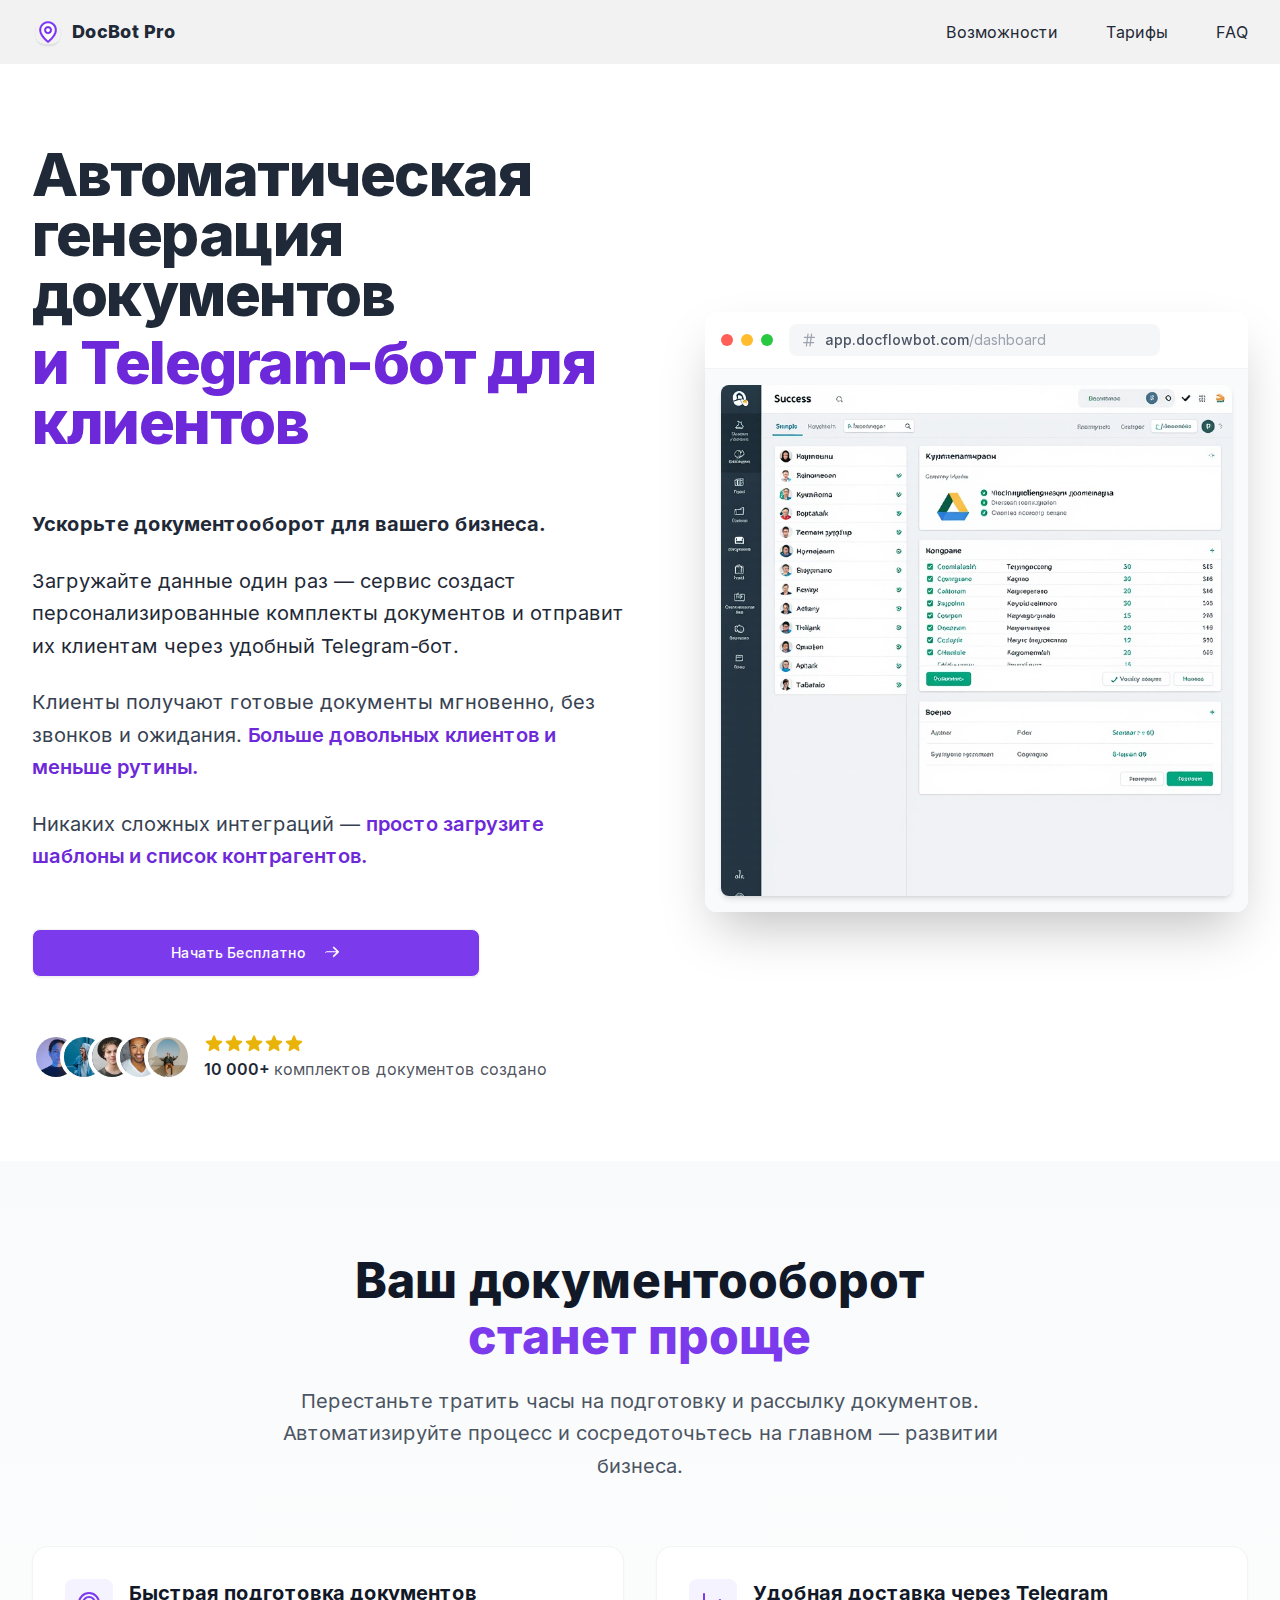
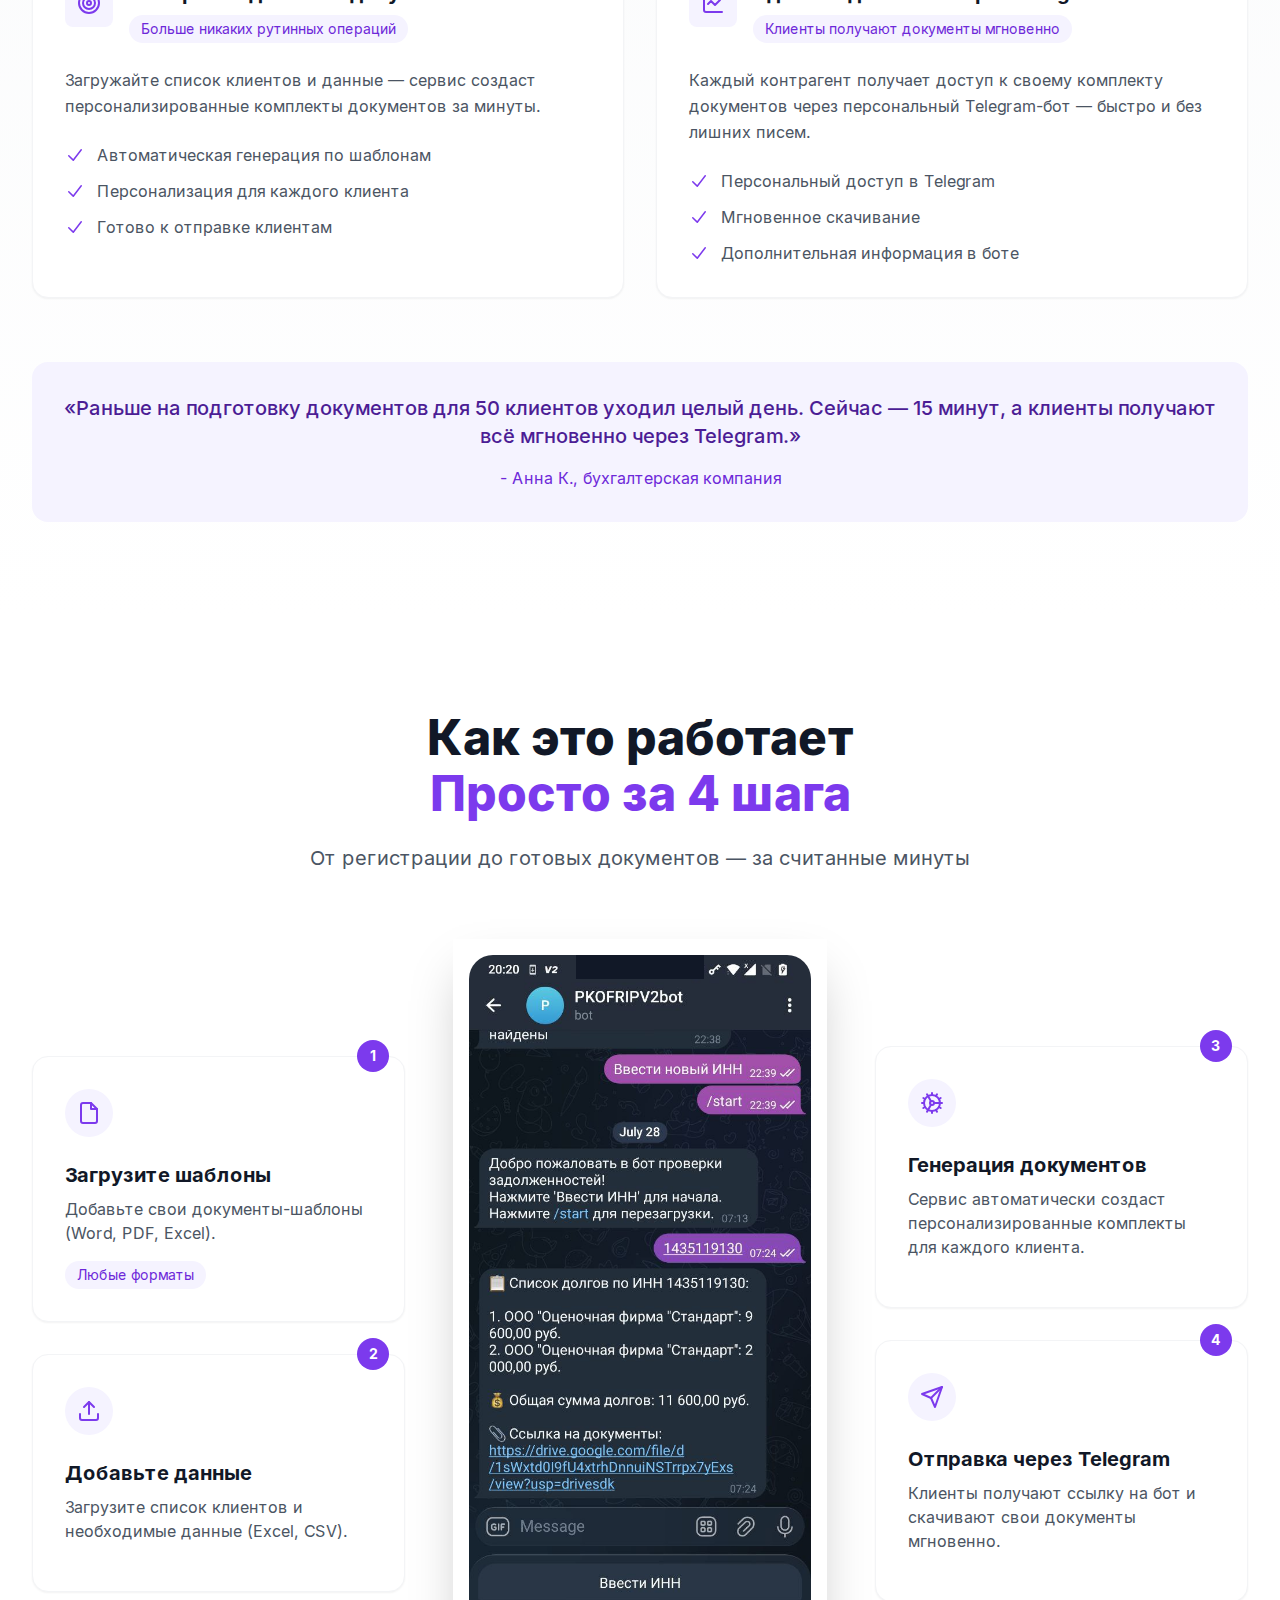
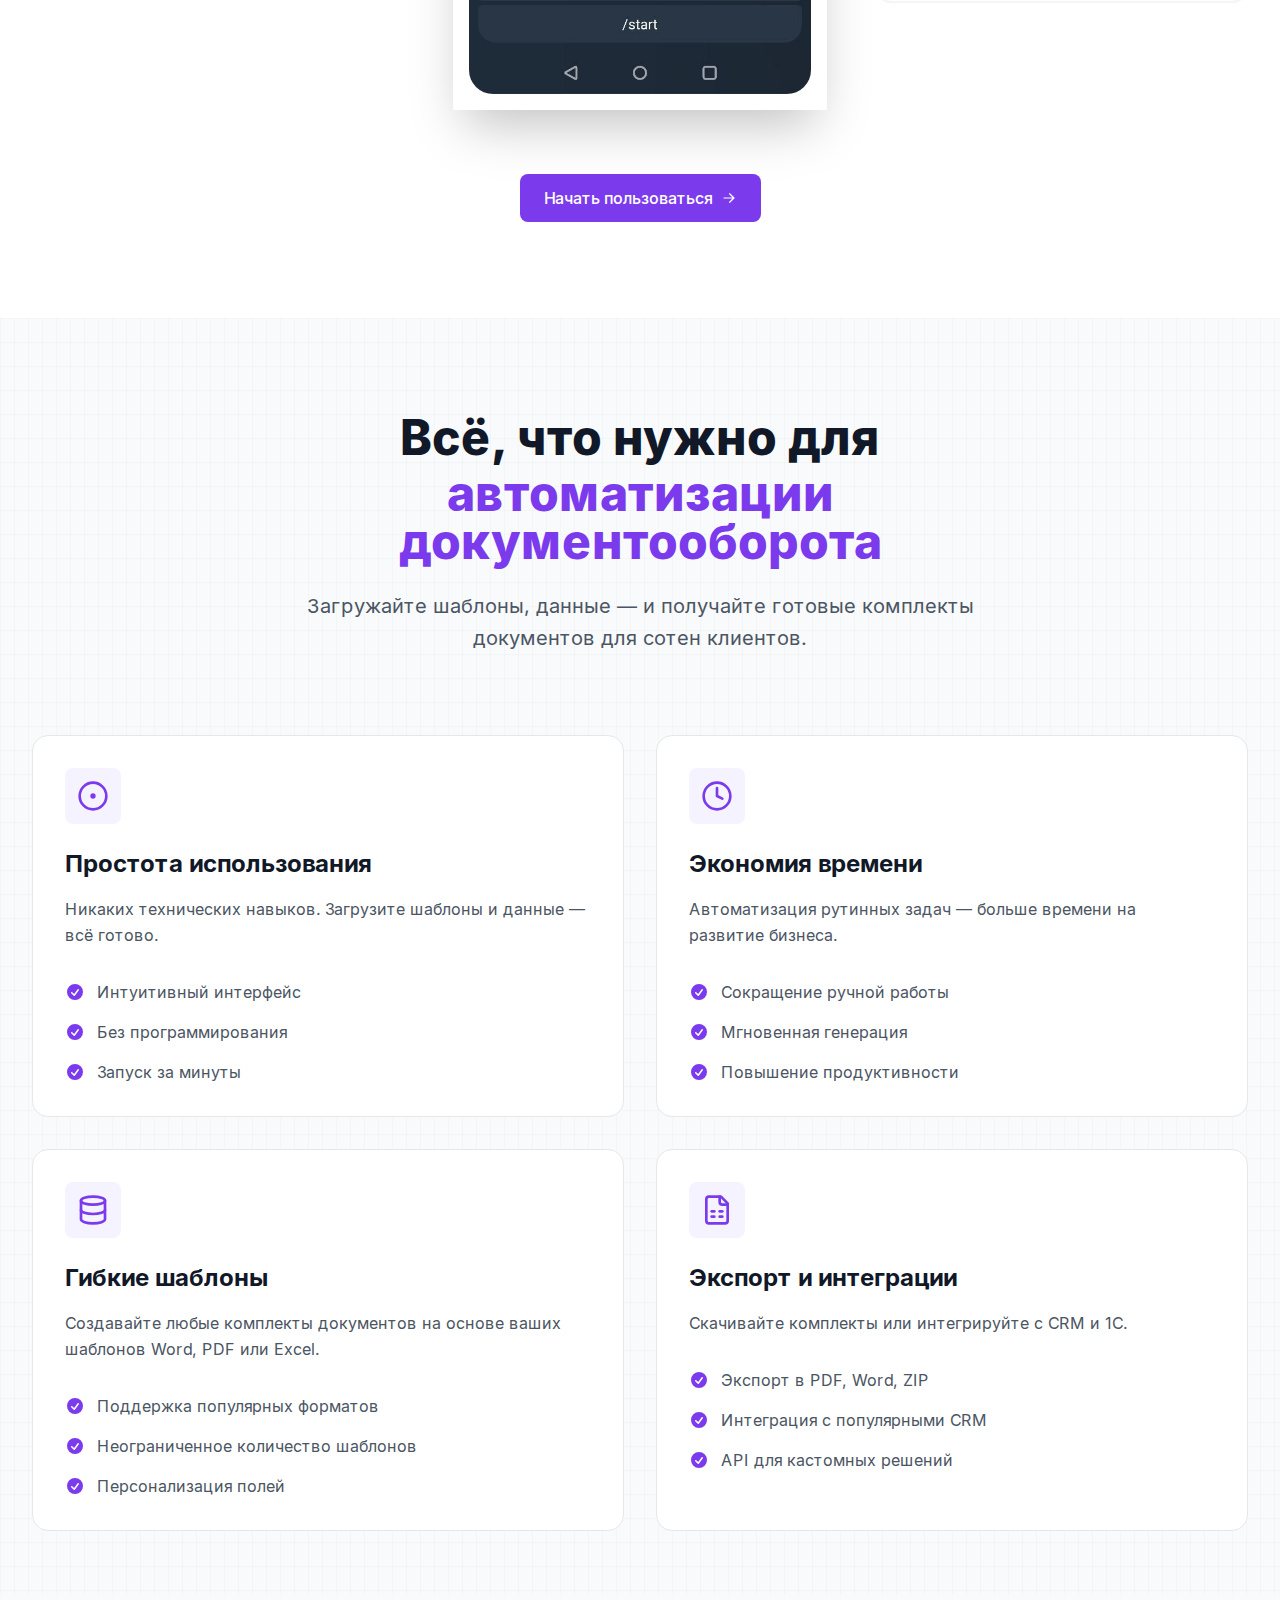
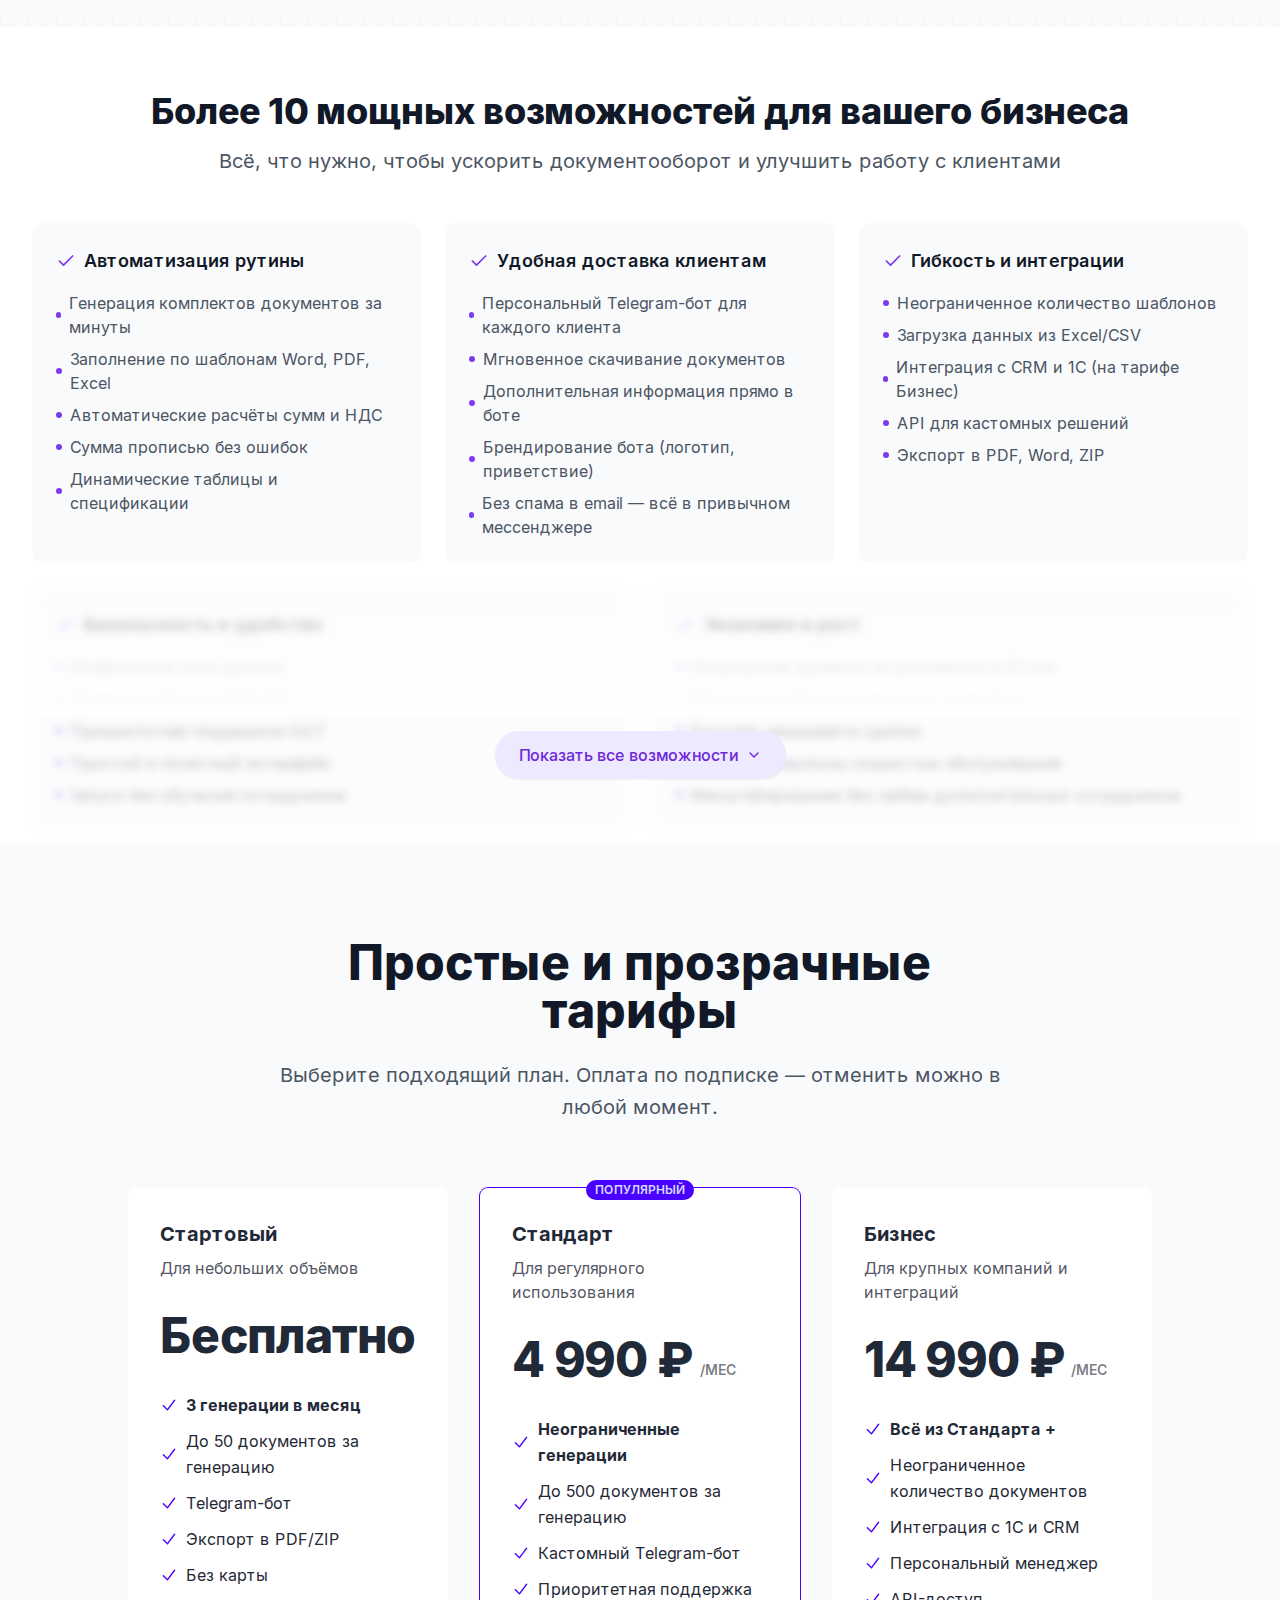
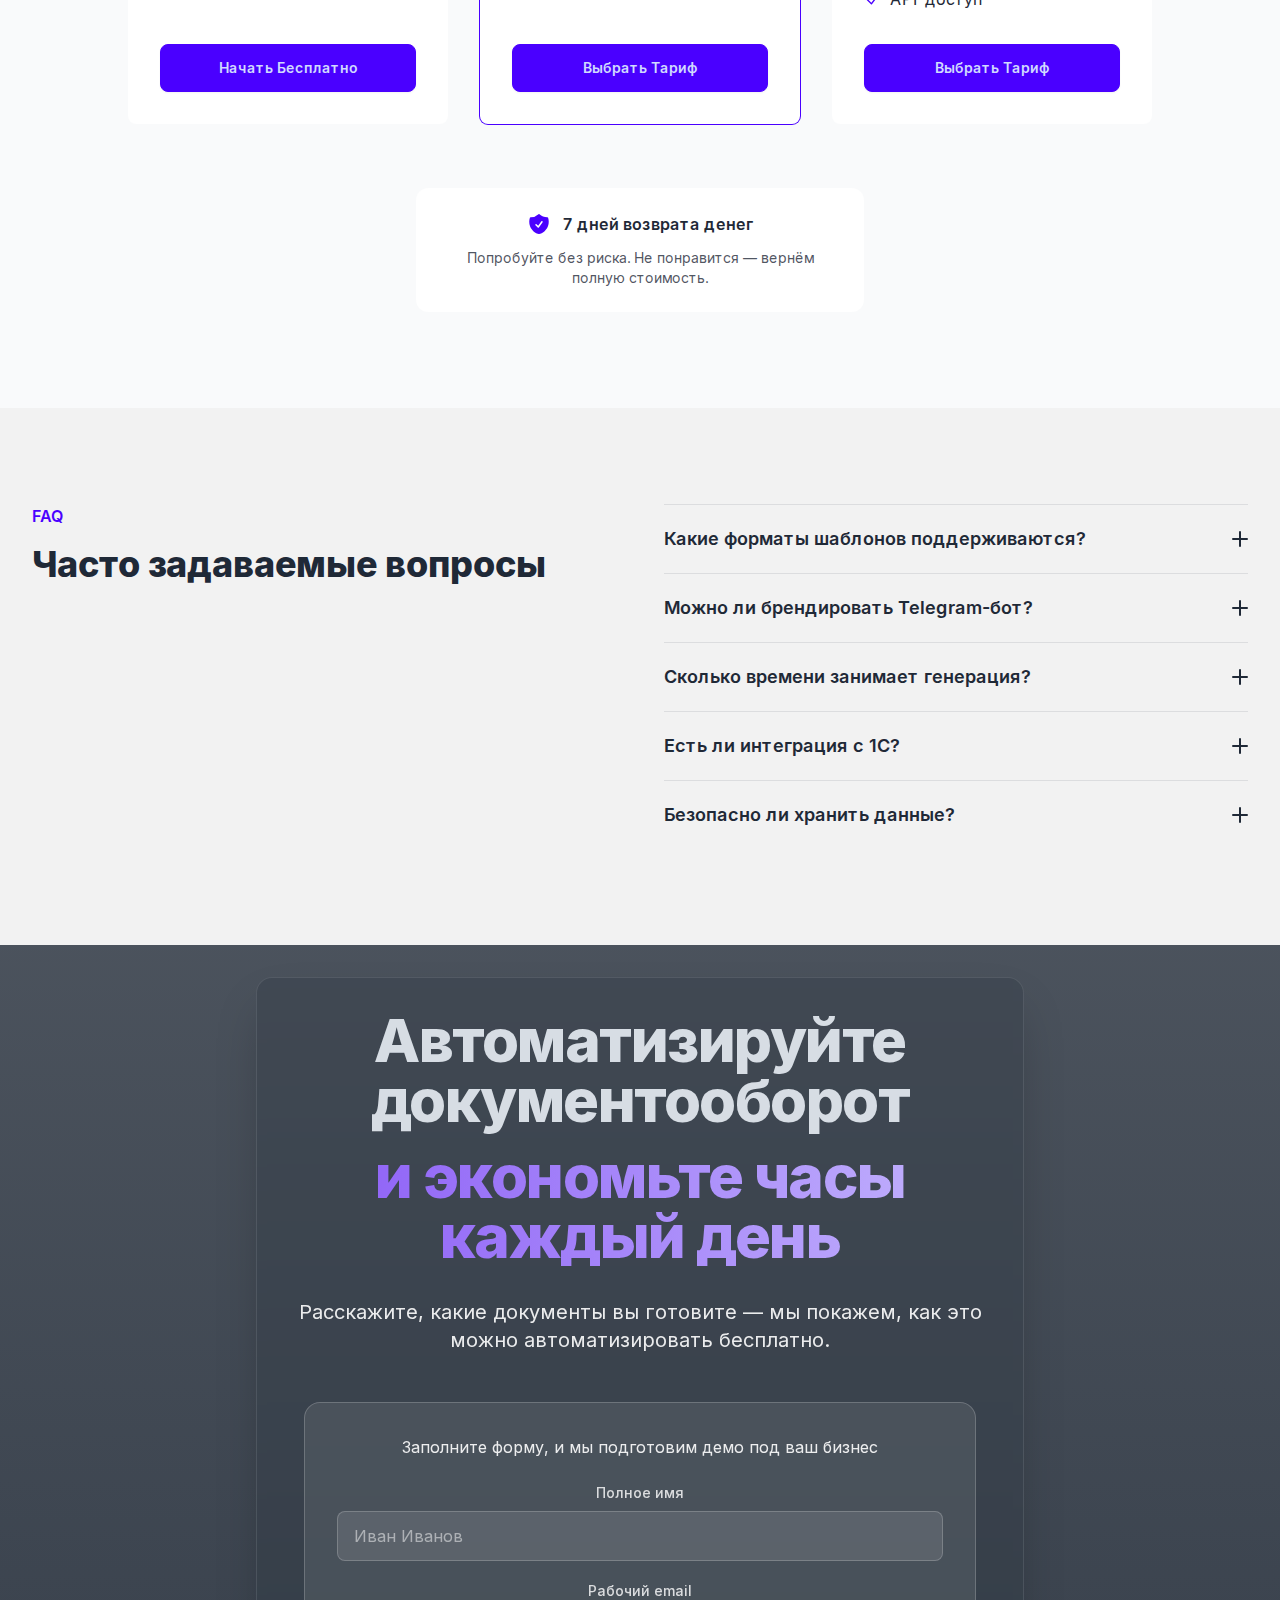
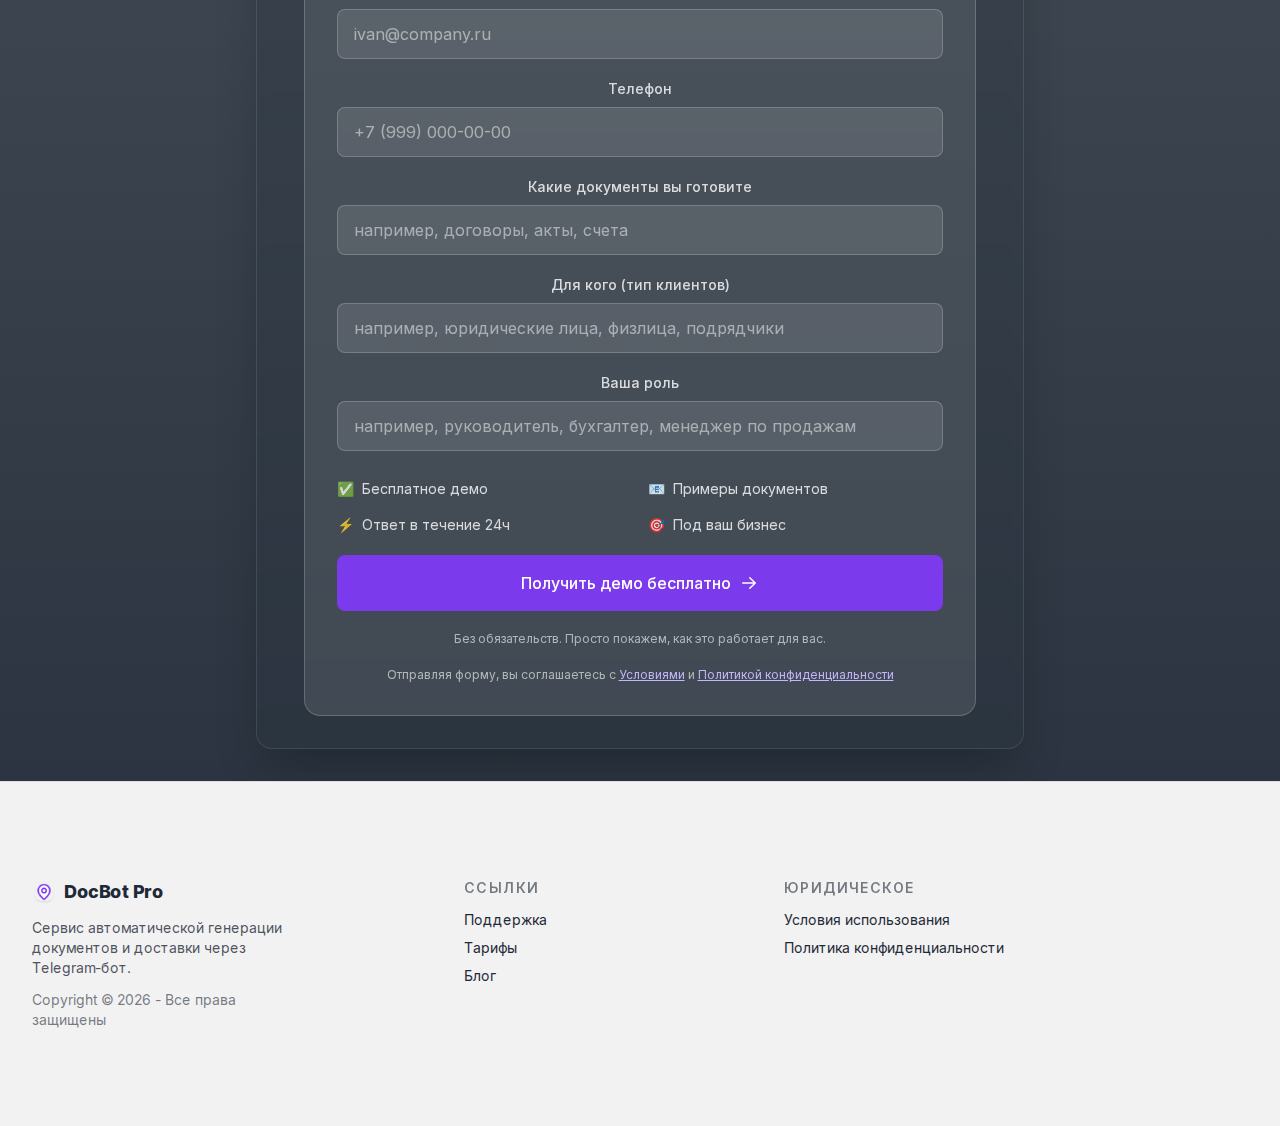
<file: ru2/index.html>
<!DOCTYPE html>
<html lang="ru" data-theme="light" class="__className_d65c78">
<meta http-equiv="content-type" content="text/html;charset=utf-8" />

<head>
	<meta charSet="utf-8" />
	<meta name="viewport" content="width=device-width, initial-scale=1" />
	<link rel="preload" href="/next/static/media/a34f9d1faa5f3315-s.p.woff2" as="font" crossorigin="" type="font/woff2" />
	<link rel="stylesheet" href="/next/static/css/1ccb63eaaf4b279f.css" data-precedence="next" />
	<link rel="stylesheet" href="/next/static/css/48340cfe5c3cfec7.css" data-precedence="next" />
	<meta name="theme-color" content="#7c3aed" />
	<title>DocBot Pro — Генерация документов и Telegram-бот для бизнеса</title>
	<meta name="description" content="Сервис для автоматической генерации комплектов документов и удобной отправки через Telegram-бот. Клиенты получают готовые документы мгновенно." />
	<meta name="application-name" content="DocBot Pro" />
	<meta name="keywords" content="генерация документов, Telegram бот, автоматизация документооборота, SaaS документы" />
	<link rel="canonical" href="https://docbot.pro" />
	<meta property="og:title" content="DocBot Pro" />
	<meta property="og:description" content="Сервис для автоматической генерации комплектов документов и удобной отправки через Telegram-бот. Клиенты получают готовые документы мгновенно." />
	<meta property="og:url" content="https://docbot.pro" />
	<meta property="og:site_name" content="DocBot Pro" />
	<meta property="og:locale" content="ru_RU" />
	<meta property="og:image:type" content="image/png" />
	<meta property="og:image:width" content="1200" />
	<meta property="og:image:height" content="788" />
	<meta property="og:image" content="https://docbot.pro/opengraph-image.png" />
	<meta property="og:type" content="website" />
	<meta name="twitter:card" content="summary_large_image" />
	<meta name="twitter:title" content="DocBot Pro" />
	<meta name="twitter:description" content="Сервис для автоматической генерации комплектов документов и удобной отправки через Telegram-бот. Клиенты получают готовые документы мгновенно." />
	<meta name="twitter:image:type" content="image/png" />
	<meta name="twitter:image:width" content="1200" />
	<meta name="twitter:image:height" content="788" />
	<meta name="twitter:image" content="https://docbot.pro/twitter-image.png" />
	<link rel="icon" href="/favicon.ico" type="image/x-icon" sizes="16x16" />
	<link rel="icon" href="/icon.png" type="image/png" sizes="800x800" />
	<link rel="apple-touch-icon" href="/apple-icon.png" type="image/png" sizes="800x800" />
	<meta name="next-size-adjust" />
</head>

<body>
	<style>
		#nprogress {
			pointer-events: none
		}
		
		#nprogress .bar {
			background: #7c3aed;
			position: fixed;
			z-index: 1600;
			top: 0;
			left: 0;
			width: 100%;
			height: 3px
		}
		
		#nprogress .peg {
			display: block;
			position: absolute;
			right: 0;
			width: 100px;
			height: 100%;
			box-shadow: 0 0 10px #7c3aed, 0 0 5px #7c3aed;
			opacity: 1;
			-webkit-transform: rotate(3deg) translate(0px, -4px);
			-ms-transform: rotate(3deg) translate(0px, -4px);
			transform: rotate(3deg) translate(0px, -4px)
		}
		
		#nprogress .spinner {
			display: block;
			position: fixed;
			z-index: 1600;
			top: 15px;
			right: 15px
		}
		
		#nprogress .spinner-icon {
			width: 18px;
			height: 18px;
			box-sizing: border-box;
			border: 2px solid transparent;
			border-top-color: #7c3aed;
			border-left-color: #7c3aed;
			border-radius: 50%;
			-webkit-animation: nprogress-spinner 400ms linear infinite;
			animation: nprogress-spinner 400ms linear infinite
		}
		
		.nprogress-custom-parent {
			overflow: hidden;
			position: relative
		}
		
		.nprogress-custom-parent #nprogress .bar,
		.nprogress-custom-parent #nprogress .spinner {
			position: absolute
		}
		
		@-webkit-keyframes nprogress-spinner {
			0% {
				-webkit-transform: rotate(0deg)
			}
			100% {
				-webkit-transform: rotate(360deg)
			}
		}
		
		@keyframes nprogress-spinner {
			0% {
				transform: rotate(0deg)
			}
			100% {
				transform: rotate(360deg)
			}
		}
	</style>

	<header class="bg-base-200">
		<nav class="container flex items-center justify-between px-8 py-4 mx-auto" aria-label="Global">
			<div class="flex lg:flex-1">
				<a class="flex items-center gap-2 shrink-0" href="/" title="DocBot Pro главная">
					<img alt="DocBot Pro логотип" fetchPriority="high" width="32" height="32" decoding="async" data-nimg="1" class="w-8" style="color:transparent" src="/next/static/media/icon.e49f1db3.png" />
					<span class="font-extrabold text-lg">DocBot Pro</span>
				</a>
			</div>
			<div class="flex lg:hidden">
				<button type="button" class="-m-2.5 inline-flex items-center justify-center rounded-md p-2.5" id="mobile-menu-button">
					<span class="sr-only">Открыть главное меню</span>
					<svg xmlns="http://www.w3.org/2000/svg" fill="none" viewBox="0 0 24 24" stroke-width="1.5" stroke="currentColor" class="w-6 h-6 text-base-content">
						<path stroke-linecap="round" stroke-linejoin="round" d="M3.75 6.75h16.5M3.75 12h16.5m-16.5 5.25h16.5"></path>
					</svg>
				</button>
			</div>
			<div class="hidden lg:flex lg:justify-center lg:gap-12 lg:items-center">
				<a href="#features" class="link link-hover" title="Возможности">Возможности</a>
				<a href="#pricing" class="link link-hover" title="Тарифы">Тарифы</a>
				<a href="#faq" class="link link-hover" title="FAQ">FAQ</a>
			</div>
		</nav>

		<div class="relative z-50 hidden" id="mobile-menu">
			<div class="fixed inset-y-0 right-0 z-10 w-full px-8 py-4 overflow-y-auto bg-base-200 sm:max-w-sm sm:ring-1 sm:ring-neutral/10 transform origin-right">
				<div class="flex items-center justify-between">
					<a class="flex items-center gap-2 shrink-0" title="DocBot Pro главная" href="/">
						<img alt="DocBot Pro логотип" fetchPriority="high" width="32" height="32" decoding="async" data-nimg="1" class="w-8" style="color:transparent" src="/next/static/media/icon.e49f1db3.png" />
						<span class="font-extrabold text-lg">DocBot Pro</span>
					</a>
					<button type="button" class="-m-2.5 rounded-md p-2.5" id="close-menu-button">
						<span class="sr-only">Закрыть меню</span>
						<svg xmlns="http://www.w3.org/2000/svg" fill="none" viewBox="0 0 24 24" stroke-width="1.5" stroke="currentColor" class="w-6 h-6">
							<path stroke-linecap="round" stroke-linejoin="round" d="M6 18L18 6M6 6l12 12"></path>
						</svg>
					</button>
				</div>
				<div class="flow-root mt-6">
					<div class="py-4">
						<div class="flex flex-col gap-y-4 items-start">
							<a href="#features" class="link link-hover" title="Возможности">Возможности</a>
							<a href="#pricing" class="link link-hover" title="Тарифы">Тарифы</a>
							<a href="#faq" class="link link-hover" title="FAQ">FAQ</a>
						</div>
					</div>
					<div class="divider"></div>
				</div>
			</div>
		</div>
	</header>

	<main>
		<section class="max-w-7xl mx-auto flex flex-col lg:flex-row items-center justify-center gap-16 lg:gap-20 px-8 py-8 lg:py-20">
			<div class="flex flex-col gap-10 lg:gap-14 items-center justify-center text-center lg:text-left lg:items-start lg:w-[60%]">
				<h1 class="font-extrabold text-3xl lg:text-6xl tracking-tight">Автоматическая генерация документов<br/><span class="block mt-2 text-[#6D28D9]">и Telegram-бот для клиентов</span></h1>
				<div class="space-y-6">
					<p class="text-xl leading-relaxed"><span class="font-bold">Ускорьте документооборот для вашего бизнеса.</span></p>
					<p class="text-xl leading-relaxed">Загружайте данные один раз — сервис создаст персонализированные комплекты документов и отправит их клиентам через удобный Telegram-бот.</p>
					<p class="text-xl leading-relaxed text-gray-700">Клиенты получают готовые документы мгновенно, без звонков и ожидания. <span class="text-[#6D28D9] font-semibold">Больше довольных клиентов и меньше рутины.</span></p>
					<p class="text-xl leading-relaxed text-gray-700">Никаких сложных интеграций — <span class="text-[#6D28D9] font-semibold">просто загрузите шаблоны и список контрагентов.</span></p>
				</div>

				<div class="flex flex-col gap-4 w-full max-w-md">
					<a href="#get_started" class="btn bg-violet-600 hover:bg-violet-700 text-white font-medium px-8 w-full flex items-center justify-center">
						Начать бесплатно
						<svg xmlns="http://www.w3.org/2000/svg" viewBox="0 0 20 20" fill="currentColor" class="w-5 h-5 ml-2">
							<path fill-rule="evenodd" d="M3 10a.75.75 0 01.75-.75h10.638L10.23 13.608a.75.75 0 111.04 1.08l5.5-5.25a.75.75 0 000-1.08l-5.5-5.25a.75.75 0 11-1.04 1.08l4.158 3.96H3.75A.75.75 0 013 10z" clip-rule="evenodd"></path>
						</svg>
					</a>
				</div>

				<div class="flex flex-col gap-6">
					<div class="flex items-center gap-4">
						<div class="flex flex-col md:flex-row justify-center items-center md:items-start gap-3">
							<div class="-space-x-5 avatar-group justy-start">
								<div class="avatar w-12 h-12"><img alt="Пользователь" fetchPriority="high" width="50" height="50" decoding="async" data-nimg="1" style="color:transparent" src="/next/photo-1534528741775-53994a69daebedf8.jpg" /></div>
								<div class="avatar w-12 h-12"><img alt="Пользователь" fetchPriority="high" width="50" height="50" decoding="async" data-nimg="1" style="color:transparent" src="/next/photo-1517841905240-472988babdf909b6.jpg" /></div>
								<div class="avatar w-12 h-12"><img alt="Пользователь" fetchPriority="high" width="50" height="50" decoding="async" data-nimg="1" style="color:transparent" src="/next/photo-1539571696357-5a69c17a67c62c8b.jpg" /></div>
								<div class="avatar w-12 h-12"><img alt="Пользователь" fetchPriority="high" width="50" height="50" decoding="async" data-nimg="1" style="color:transparent" src="/next/photo-1507003211169-0a1dd7228f2ddb07.jpg" /></div>
								<div class="avatar w-12 h-12"><img alt="Пользователь" fetchPriority="high" width="50" height="50" decoding="async" data-nimg="1" style="color:transparent" src="/next/photo-1488161628813-04466f872be2113b.jpg" /></div>
							</div>
							<div class="flex flex-col justify-center items-center md:items-start gap-1">
								<div class="rating">
									<svg xmlns="http://www.w3.org/2000/svg" viewBox="0 0 20 20" fill="currentColor" class="w-5 h-5 text-yellow-500">
										<path fill-rule="evenodd" d="M10.868 2.884c-.321-.772-1.415-.772-1.736 0l-1.83 4.401-4.753.381c-.833.067-1.171 1.107-.536 1.651l3.62 3.102-1.106 4.637c-.194.813.691 1.456 1.405 1.02L10 15.591l4.069 2.485c.713.436 1.598-.207 1.404-1.02l-1.106-4.637 3.62-3.102c.635-.544.297-1.584-.536-1.65l-4.752-.382-1.831-4.401z" clip-rule="evenodd"></path>
									</svg>
									<svg xmlns="http://www.w3.org/2000/svg" viewBox="0 0 20 20" fill="currentColor" class="w-5 h-5 text-yellow-500">
										<path fill-rule="evenodd" d="M10.868 2.884c-.321-.772-1.415-.772-1.736 0l-1.83 4.401-4.753.381c-.833.067-1.171 1.107-.536 1.651l3.62 3.102-1.106 4.637c-.194.813.691 1.456 1.405 1.02L10 15.591l4.069 2.485c.713.436 1.598-.207 1.404-1.02l-1.106-4.637 3.62-3.102c.635-.544.297-1.584-.536-1.65l-4.752-.382-1.831-4.401z" clip-rule="evenodd"></path>
									</svg>
									<svg xmlns="http://www.w3.org/2000/svg" viewBox="0 0 20 20" fill="currentColor" class="w-5 h-5 text-yellow-500">
										<path fill-rule="evenodd" d="M10.868 2.884c-.321-.772-1.415-.772-1.736 0l-1.83 4.401-4.753.381c-.833.067-1.171 1.107-.536 1.651l3.62 3.102-1.106 4.637c-.194.813.691 1.456 1.405 1.02L10 15.591l4.069 2.485c.713.436 1.598-.207 1.404-1.02l-1.106-4.637 3.62-3.102c.635-.544.297-1.584-.536-1.65l-4.752-.382-1.831-4.401z" clip-rule="evenodd"></path>
									</svg>
									<svg xmlns="http://www.w3.org/2000/svg" viewBox="0 0 20 20" fill="currentColor" class="w-5 h-5 text-yellow-500">
										<path fill-rule="evenodd" d="M10.868 2.884c-.321-.772-1.415-.772-1.736 0l-1.83 4.401-4.753.381c-.833.067-1.171 1.107-.536 1.651l3.62 3.102-1.106 4.637c-.194.813.691 1.456 1.405 1.02L10 15.591l4.069 2.485c.713.436 1.598-.207 1.404-1.02l-1.106-4.637 3.62-3.102c.635-.544.297-1.584-.536-1.65l-4.752-.382-1.831-4.401z" clip-rule="evenodd"></path>
									</svg>
									<svg xmlns="http://www.w3.org/2000/svg" viewBox="0 0 20 20" fill="currentColor" class="w-5 h-5 text-yellow-500">
										<path fill-rule="evenodd" d="M10.868 2.884c-.321-.772-1.415-.772-1.736 0l-1.83 4.401-4.753.381c-.833.067-1.171 1.107-.536 1.651l3.62 3.102-1.106 4.637c-.194.813.691 1.456 1.405 1.02L10 15.591l4.069 2.485c.713.436 1.598-.207 1.404-1.02l-1.106-4.637 3.62-3.102c.635-.544.297-1.584-.536-1.65l-4.752-.382-1.831-4.401z" clip-rule="evenodd"></path>
									</svg>
								</div>
								<div class="text-base text-base-content/80"><span class="font-semibold text-base-content">10 000+</span> комплектов документов создано</div>
							</div>
						</div>
					</div>
				</div>
			</div>

			<div class="lg:w-[55%] w-full max-w-3xl">
				<div class="relative bg-base-100 rounded-xl shadow-2xl overflow-hidden">
					<div class="bg-white/90 backdrop-blur-md border-b border-gray-100">
						<div class="flex items-center justify-between px-4 py-3">
							<div class="flex space-x-2">
								<div class="w-3 h-3 bg-[#FF5F57] rounded-full"></div>
								<div class="w-3 h-3 bg-[#FFBD2E] rounded-full"></div>
								<div class="w-3 h-3 bg-[#28C840] rounded-full"></div>
							</div>
							<div class="flex-1 max-w-md mx-4 hidden sm:block">
								<div class="flex items-center bg-gray-100/80 rounded-lg px-3 py-1.5">
									<svg xmlns="http://www.w3.org/2000/svg" viewBox="0 0 20 20" fill="currentColor" class="w-4 h-4 text-gray-400 mr-2">
										<path fill-rule="evenodd" d="M9.493 2.853a.75.75 0 00-1.486-.205L7.545 6H4.198a.75.75 0 000 1.5h3.14l-.69 5H3.302a.75.75 0 000 1.5h3.14l-.435 3.148a.75.75 0 001.486.205L7.955 14h2.986l-.434 3.148a.75.75 0 001.486.205L12.456 14h3.346a.75.75 0 000-1.5h-3.14l.69-5h3.346a.75.75 0 000-1.5h-3.14l.435-3.147a.75.75 0 00-1.486-.205L12.045 6H9.059l.434-3.147zM8.852 7.5l-.69 5h2.986l.69-5H8.852z" clip-rule="evenodd"></path>
									</svg>
									<span class="text-sm text-gray-600 font-medium">app.docflowbot.com</span>
									<span class="text-sm text-gray-400">/dashboard</span>
								</div>
							</div>
							<div class="w-14 hidden sm:block"></div>
						</div>
					</div>
					<!-- Скриншот панели -->
					<div class="bg-gray-50 p-4">
						<img 
							src="/next/static/media/screenshot_panel.jpg" 
							alt="Панель управления DocFlow Bot"
							class="w-full h-auto rounded-lg shadow-md"
						/>
					</div>
				</div>
			</div>

		</section>

		<section class="py-24 bg-gradient-to-b from-gray-50 to-white">
			<div class="max-w-7xl mx-auto px-4 sm:px-6 lg:px-8">
				<div class="text-center max-w-3xl mx-auto mb-16">
					<h2 class="font-extrabold text-4xl md:text-5xl text-gray-900 mb-6">Ваш документооборот<br/><span class="block mt-2 text-violet-600">станет проще</span></h2>
					<p class="text-xl text-gray-600 leading-relaxed">Перестаньте тратить часы на подготовку и рассылку документов. Автоматизируйте процесс и сосредоточьтесь на главном — развитии бизнеса.</p>
				</div>
				<div class="grid md:grid-cols-2 gap-8">
					<div class="relative bg-white rounded-2xl p-8 shadow-sm border border-gray-100 hover:shadow-md transition-all duration-300">
						<div class="flex items-start gap-4 mb-6">
							<div class="flex-shrink-0 w-12 h-12 rounded-lg bg-violet-50 text-violet-600 flex items-center justify-center">
								<svg xmlns="http://www.w3.org/2000/svg" width="24" height="24" viewBox="0 0 24 24" fill="none" stroke="currentColor" stroke-width="2" stroke-linecap="round" stroke-linejoin="round" class="lucide lucide-target w-6 h-6">
									<circle cx="12" cy="12" r="10"></circle>
									<circle cx="12" cy="12" r="6"></circle>
									<circle cx="12" cy="12" r="2"></circle>
								</svg>
							</div>
							<div>
								<h3 class="text-xl font-bold text-gray-900 mb-2">Быстрая подготовка документов</h3>
								<div class="inline-flex items-center rounded-full bg-violet-50 px-3 py-1 text-sm text-violet-700">Больше никаких рутинных операций</div>
							</div>
						</div>
						<p class="text-gray-600 mb-6 leading-relaxed">Загружайте список клиентов и данные — сервис создаст персонализированные комплекты документов за минуты.</p>
						<ul class="space-y-3">
							<li class="flex items-center gap-3">
								<svg xmlns="http://www.w3.org/2000/svg" viewBox="0 0 20 20" fill="currentColor" class="w-5 h-5 text-violet-600 flex-shrink-0">
									<path fill-rule="evenodd" d="M16.704 4.153a.75.75 0 01.143 1.052l-8 10.5a.75.75 0 01-1.127.075l-4.5-4.5a.75.75 0 011.06-1.06l3.894 3.893 7.48-9.817a.75.75 0 011.05-.143z" clip-rule="evenodd"></path>
								</svg><span class="text-gray-600">Автоматическая генерация по шаблонам</span></li>
							<li class="flex items-center gap-3">
								<svg xmlns="http://www.w3.org/2000/svg" viewBox="0 0 20 20" fill="currentColor" class="w-5 h-5 text-violet-600 flex-shrink-0">
									<path fill-rule="evenodd" d="M16.704 4.153a.75.75 0 01.143 1.052l-8 10.5a.75.75 0 01-1.127.075l-4.5-4.5a.75.75 0 011.06-1.06l3.894 3.893 7.48-9.817a.75.75 0 011.05-.143z" clip-rule="evenodd"></path>
								</svg><span class="text-gray-600">Персонализация для каждого клиента</span></li>
							<li class="flex items-center gap-3">
								<svg xmlns="http://www.w3.org/2000/svg" viewBox="0 0 20 20" fill="currentColor" class="w-5 h-5 text-violet-600 flex-shrink-0">
									<path fill-rule="evenodd" d="M16.704 4.153a.75.75 0 01.143 1.052l-8 10.5a.75.75 0 01-1.127.075l-4.5-4.5a.75.75 0 011.06-1.06l3.894 3.893 7.48-9.817a.75.75 0 011.05-.143z" clip-rule="evenodd"></path>
								</svg><span class="text-gray-600">Готово к отправке клиентам</span></li>
						</ul>
					</div>
					<div class="relative bg-white rounded-2xl p-8 shadow-sm border border-gray-100 hover:shadow-md transition-all duration-300">
						<div class="flex items-start gap-4 mb-6">
							<div class="flex-shrink-0 w-12 h-12 rounded-lg bg-violet-50 text-violet-600 flex items-center justify-center">
								<svg xmlns="http://www.w3.org/2000/svg" width="24" height="24" viewBox="0 0 24 24" fill="none" stroke="currentColor" stroke-width="2" stroke-linecap="round" stroke-linejoin="round" class="lucide lucide-chart-line w-6 h-6">
									<path d="M3 3v16a2 2 0 0 0 2 2h16"></path>
									<path d="m19 9-5 5-4-4-3 3"></path>
								</svg>
							</div>
							<div>
								<h3 class="text-xl font-bold text-gray-900 mb-2">Удобная доставка через Telegram</h3>
								<div class="inline-flex items-center rounded-full bg-violet-50 px-3 py-1 text-sm text-violet-700">Клиенты получают документы мгновенно</div>
							</div>
						</div>
						<p class="text-gray-600 mb-6 leading-relaxed">Каждый контрагент получает доступ к своему комплекту документов через персональный Telegram-бот — быстро и без лишних писем.</p>
						<ul class="space-y-3">
							<li class="flex items-center gap-3">
								<svg xmlns="http://www.w3.org/2000/svg" viewBox="0 0 20 20" fill="currentColor" class="w-5 h-5 text-violet-600 flex-shrink-0">
									<path fill-rule="evenodd" d="M16.704 4.153a.75.75 0 01.143 1.052l-8 10.5a.75.75 0 01-1.127.075l-4.5-4.5a.75.75 0 011.06-1.06l3.894 3.893 7.48-9.817a.75.75 0 011.05-.143z" clip-rule="evenodd"></path>
								</svg><span class="text-gray-600">Персональный доступ в Telegram</span></li>
							<li class="flex items-center gap-3">
								<svg xmlns="http://www.w3.org/2000/svg" viewBox="0 0 20 20" fill="currentColor" class="w-5 h-5 text-violet-600 flex-shrink-0">
									<path fill-rule="evenodd" d="M16.704 4.153a.75.75 0 01.143 1.052l-8 10.5a.75.75 0 01-1.127.075l-4.5-4.5a.75.75 0 011.06-1.06l3.894 3.893 7.48-9.817a.75.75 0 011.05-.143z" clip-rule="evenodd"></path>
								</svg><span class="text-gray-600">Мгновенное скачивание</span></li>
							<li class="flex items-center gap-3">
								<svg xmlns="http://www.w3.org/2000/svg" viewBox="0 0 20 20" fill="currentColor" class="w-5 h-5 text-violet-600 flex-shrink-0">
									<path fill-rule="evenodd" d="M16.704 4.153a.75.75 0 01.143 1.052l-8 10.5a.75.75 0 01-1.127.075l-4.5-4.5a.75.75 0 011.06-1.06l3.894 3.893 7.48-9.817a.75.75 0 011.05-.143z" clip-rule="evenodd"></path>
								</svg><span class="text-gray-600">Дополнительная информация в боте</span></li>
						</ul>
					</div>
				</div>
				<div class="mt-16 bg-violet-50 rounded-2xl p-8 text-center">
					<p class="text-xl text-violet-900 font-medium mb-4">«Раньше на подготовку документов для 50 клиентов уходил целый день. Сейчас — 15 минут, а клиенты получают всё мгновенно через Telegram.»</p>
					<p class="text-violet-700">- Анна К., бухгалтерская компания</p>
				</div>
			</div>
		</section>

		<section class="py-24 bg-white relative">
			<div class="max-w-7xl mx-auto px-4 sm:px-6 lg:px-8">
				<div class="text-center max-w-3xl mx-auto mb-16">
					<h2 class="font-extrabold text-gray-900 text-4xl md:text-5xl mb-6">Как это работает<br/><span class="block mt-2 text-violet-600">Просто за 4 шага</span></h2>
					<p class="text-xl text-gray-600 leading-relaxed">От регистрации до готовых документов — за считанные минуты</p>
				</div>

				<div class="flex flex-col lg:flex-row items-center gap-12 mb-16">
					<!-- Левый столбец с карточками 1 и 2 -->
					<div class="lg:w-1/3 flex flex-col gap-8">
						<div class="relative">
							<div class="bg-white rounded-2xl p-8 h-full border border-gray-100 hover:border-violet-200 transition-all duration-300 shadow-sm hover:shadow-md">
								<div class="flex items-center justify-center w-12 h-12 rounded-full bg-violet-50 text-violet-600 mb-6 group-hover:bg-violet-100 transition-colors">
									<svg xmlns="http://www.w3.org/2000/svg" width="24" height="24" viewBox="0 0 24 24" fill="none" stroke="currentColor" stroke-width="2" stroke-linecap="round" stroke-linejoin="round" class="lucide lucide-file-text w-6 h-6">
										<path d="M14 2H6a2 2 0 0 0-2 2v16a2 2 0 0 0 2 2h12a2 2 0 0 0 2-2V8z"></path>
										<polyline points="14 2 14 8 20 8"></polyline>
									</svg>
								</div>
								<div>
									<h3 class="text-xl font-bold text-gray-900 mb-2">Загрузите шаблоны</h3>
									<p class="text-gray-600 mb-4">Добавьте свои документы-шаблоны (Word, PDF, Excel).</p>
									<span class="inline-flex items-center rounded-full bg-violet-50 px-3 py-1 text-sm text-violet-700">Любые форматы</span>
								</div>
								<div class="absolute -top-4 right-4 flex items-center justify-center w-8 h-8 rounded-full bg-violet-600 text-white font-bold text-sm">1</div>
							</div>
						</div>
						
						<div class="relative">
							<div class="bg-white rounded-2xl p-8 h-full border border-gray-100 hover:border-violet-200 transition-all duration-300 shadow-sm hover:shadow-md">
								<div class="flex items-center justify-center w-12 h-12 rounded-full bg-violet-50 text-violet-600 mb-6 group-hover:bg-violet-100 transition-colors">
									<svg xmlns="http://www.w3.org/2000/svg" width="24" height="24" viewBox="0 0 24 24" fill="none" stroke="currentColor" stroke-width="2" stroke-linecap="round" stroke-linejoin="round" class="lucide lucide-upload w-6 h-6">
										<path d="M21 15v4a2 2 0 0 1-2 2H5a2 2 0 0 1-2-2v-4"></path>
										<polyline points="17 8 12 3 7 8"></polyline>
										<line x1="12" x2="12" y1="3" y2="15"></line>
									</svg>
								</div>
								<div>
									<h3 class="text-xl font-bold text-gray-900 mb-2">Добавьте данные</h3>
									<p class="text-gray-600 mb-4">Загрузите список клиентов и необходимые данные (Excel, CSV).</p>
								</div>
								<div class="absolute -top-4 right-4 flex items-center justify-center w-8 h-8 rounded-full bg-violet-600 text-white font-bold text-sm">2</div>
							</div>
						</div>
					</div>
					
					<!-- Центральный скриншот Telegram -->
					<div class="lg:w-1/3 flex justify-center">
						<div class="relative w-full max-w-sm">
							<div class="relative bg-white rounded-[2.5rem] p-4 shadow-2xl border-8 border-gray-900">
								<div class="absolute -top-1 left-1/2 transform -translate-x-1/2 w-32 h-6 bg-gray-900 rounded-b-2xl z-10"></div>
								<img 
									src="/next/static/media/screenshot_telegram.jpg" 
									alt="Скриншот Telegram с отправкой документов"
									class="rounded-3xl w-full h-auto"
								/>
							</div>
						</div>
					</div>
					
					<!-- Правый столбец с карточками 3 и 4 -->
					<div class="lg:w-1/3 flex flex-col gap-8">
						<div class="relative">
							<div class="bg-white rounded-2xl p-8 h-full border border-gray-100 hover:border-violet-200 transition-all duration-300 shadow-sm hover:shadow-md">
								<div class="flex items-center justify-center w-12 h-12 rounded-full bg-violet-50 text-violet-600 mb-6 group-hover:bg-violet-100 transition-colors">
									<svg xmlns="http://www.w3.org/2000/svg" width="24" height="24" viewBox="0 0 24 24" fill="none" stroke="currentColor" stroke-width="2" stroke-linecap="round" stroke-linejoin="round" class="lucide lucide-cog w-6 h-6">
										<path d="M12 20a8 8 0 1 0 0-16 8 8 0 0 0 0 16Z"></path>
										<path d="M12 14a2 2 0 1 0 0-4 2 2 0 0 0 0 4Z"></path>
										<path d="M12 2v2"></path>
										<path d="M12 22v-2"></path>
										<path d="m17 20.66-1-1.73"></path>
										<path d="M11 10.27 7 3.34"></path>
										<path d="m20.66 17-1.73-1"></path>
										<path d="m3.34 7 1.73 1"></path>
										<path d="M14 12h8"></path>
										<path d="M2 12h2"></path>
										<path d="m20.66 7-1.73 1"></path>
										<path d="m3.34 17 1.73-1"></path>
										<path d="m17 3.34-1 1.73"></path>
										<path d="m11 13.73-4 6.93"></path>
									</svg>
								</div>
								<div>
									<h3 class="text-xl font-bold text-gray-900 mb-2">Генерация документов</h3>
									<p class="text-gray-600 mb-4">Сервис автоматически создаст персонализированные комплекты для каждого клиента.</p>
								</div>
								<div class="absolute -top-4 right-4 flex items-center justify-center w-8 h-8 rounded-full bg-violet-600 text-white font-bold text-sm">3</div>
							</div>
						</div>
						
						<div class="relative">
							<div class="bg-white rounded-2xl p-8 h-full border border-gray-100 hover:border-violet-200 transition-all duration-300 shadow-sm hover:shadow-md">
								<div class="flex items-center justify-center w-12 h-12 rounded-full bg-violet-50 text-violet-600 mb-6 group-hover:bg-violet-100 transition-colors">
									<svg xmlns="http://www.w3.org/2000/svg" width="24" height="24" viewBox="0 0 24 24" fill="none" stroke="currentColor" stroke-width="2" stroke-linecap="round" stroke-linejoin="round" class="lucide lucide-send w-6 h-6">
										<line x1="22" y1="2" x2="11" y2="13"></line>
										<polygon points="22 2 15 22 11 13 2 9 22 2"></polygon>
									</svg>
								</div>
								<div>
									<h3 class="text-xl font-bold text-gray-900 mb-2">Отправка через Telegram</h3>
									<p class="text-gray-600 mb-4">Клиенты получают ссылку на бот и скачивают свои документы мгновенно.</p>
								</div>
								<div class="absolute -top-4 right-4 flex items-center justify-center w-8 h-8 rounded-full bg-violet-600 text-white font-bold text-sm">4</div>
							</div>
						</div>
					</div>
				</div>

				<div class="mt-16 text-center">
				<a href="#get_started" class="inline-flex items-center justify-center px-6 py-3 rounded-lg bg-violet-600 text-white font-medium hover:bg-violet-700 transition-colors group">
					Начать пользоваться
					<svg xmlns="http://www.w3.org/2000/svg" viewBox="0 0 20 20" fill="currentColor" class="w-4 h-4 ml-2 group-hover:translate-x-1 transition-transform">
					<path fill-rule="evenodd" d="M3 10a.75.75 0 01.75-.75h10.638L10.23 5.29a.75.75 0 111.04-1.08l5.5 5.25a.75.75 0 010 1.08l-5.5 5.25a.75.75 0 11-1.04-1.08l4.158-3.96H3.75A.75.75 0 013 10z" clip-rule="evenodd"></path>
					</svg>
				</a>
				</div>

			</div>
		</section>

		<section class="relative overflow-hidden" id="features">
			<div class="absolute top-0 left-0 right-0 h-8 bg-gradient-to-b from-transparent to-gray-50"></div>
			<div class="bg-gray-50 py-24 relative">
				<div class="absolute inset-0 bg-[linear-gradient(to_right,#8080800a_1px,transparent_1px),linear-gradient(to_bottom,#8080800a_1px,transparent_1px)] bg-[size:14px_24px]"></div>
				<div class="max-w-7xl mx-auto px-4 sm:px-6 lg:px-8 relative z-10">
					<div class="text-center max-w-3xl mx-auto mb-20">
						<h2 class="font-extrabold text-gray-900 text-4xl md:text-5xl mb-6">Всё, что нужно для<br/><span class="block mt-2 text-violet-600">автоматизации документооборота</span></h2>
						<p class="text-xl text-gray-600 leading-relaxed">Загружайте шаблоны, данные — и получайте готовые комплекты документов для сотен клиентов.</p>
					</div>
					<div class="grid lg:grid-cols-2 gap-8">
						<div class="relative group rounded-2xl bg-white border border-gray-200 hover:border-violet-200 hover:shadow-lg transition-all duration-300">
							<div class="p-8">
								<div class="inline-flex p-3 rounded-lg bg-violet-50 text-violet-600 group-hover:bg-violet-100 group-hover:text-violet-700 transition-all duration-300 mb-6">
									<svg xmlns="http://www.w3.org/2000/svg" width="24" height="24" viewBox="0 0 24 24" fill="none" stroke="currentColor" stroke-width="2" stroke-linecap="round" stroke-linejoin="round" class="lucide lucide-circle-dot w-8 h-8">
										<circle cx="12" cy="12" r="10"></circle>
										<circle cx="12" cy="12" r="1"></circle>
									</svg>
								</div>
								<div>
									<h3 class="text-2xl font-bold text-gray-900 mb-4 group-hover:text-violet-700 transition-colors">Простота использования</h3>
									<p class="text-gray-600 leading-relaxed text-base mb-8">Никаких технических навыков. Загрузите шаблоны и данные — всё готово.</p>
									<ul class="space-y-4">
										<li class="flex items-start gap-3">
											<svg xmlns="http://www.w3.org/2000/svg" viewBox="0 0 20 20" fill="currentColor" class="w-5 h-5 mt-0.5 text-violet-600 flex-shrink-0">
												<path fill-rule="evenodd" d="M10 18a8 8 0 100-16 8 8 0 000 16zm3.857-9.809a.75.75 0 00-1.214-.882l-3.483 4.79-1.88-1.88a.75.75 0 10-1.06 1.061l2.5 2.5a.75.75 0 001.137-.089l4-5.5z" clip-rule="evenodd"></path>
											</svg><span class="text-gray-600 text-base">Интуитивный интерфейс</span></li>
										<li class="flex items-start gap-3">
											<svg xmlns="http://www.w3.org/2000/svg" viewBox="0 0 20 20" fill="currentColor" class="w-5 h-5 mt-0.5 text-violet-600 flex-shrink-0">
												<path fill-rule="evenodd" d="M10 18a8 8 0 100-16 8 8 0 000 16zm3.857-9.809a.75.75 0 00-1.214-.882l-3.483 4.79-1.88-1.88a.75.75 0 10-1.06 1.061l2.5 2.5a.75.75 0 001.137-.089l4-5.5z" clip-rule="evenodd"></path>
											</svg><span class="text-gray-600 text-base">Без программирования</span></li>
										<li class="flex items-start gap-3">
											<svg xmlns="http://www.w3.org/2000/svg" viewBox="0 0 20 20" fill="currentColor" class="w-5 h-5 mt-0.5 text-violet-600 flex-shrink-0">
												<path fill-rule="evenodd" d="M10 18a8 8 0 100-16 8 8 0 000 16zm3.857-9.809a.75.75 0 00-1.214-.882l-3.483 4.79-1.88-1.88a.75.75 0 10-1.06 1.061l2.5 2.5a.75.75 0 001.137-.089l4-5.5z" clip-rule="evenodd"></path>
											</svg><span class="text-gray-600 text-base">Запуск за минуты</span></li>
									</ul>
								</div>
							</div>
						</div>
						<div class="relative group rounded-2xl bg-white border border-gray-200 hover:border-violet-200 hover:shadow-lg transition-all duration-300">
							<div class="p-8">
								<div class="inline-flex p-3 rounded-lg bg-violet-50 text-violet-600 group-hover:bg-violet-100 group-hover:text-violet-700 transition-all duration-300 mb-6">
									<svg xmlns="http://www.w3.org/2000/svg" width="24" height="24" viewBox="0 0 24 24" fill="none" stroke="currentColor" stroke-width="2" stroke-linecap="round" stroke-linejoin="round" class="lucide lucide-clock w-8 h-8">
										<circle cx="12" cy="12" r="10"></circle>
										<polyline points="12 6 12 12 16 14"></polyline>
									</svg>
								</div>
								<div>
									<h3 class="text-2xl font-bold text-gray-900 mb-4 group-hover:text-violet-700 transition-colors">Экономия времени</h3>
									<p class="text-gray-600 leading-relaxed text-base mb-8">Автоматизация рутинных задач — больше времени на развитие бизнеса.</p>
									<ul class="space-y-4">
										<li class="flex items-start gap-3">
											<svg xmlns="http://www.w3.org/2000/svg" viewBox="0 0 20 20" fill="currentColor" class="w-5 h-5 mt-0.5 text-violet-600 flex-shrink-0">
												<path fill-rule="evenodd" d="M10 18a8 8 0 100-16 8 8 0 000 16zm3.857-9.809a.75.75 0 00-1.214-.882l-3.483 4.79-1.88-1.88a.75.75 0 10-1.06 1.061l2.5 2.5a.75.75 0 001.137-.089l4-5.5z" clip-rule="evenodd"></path>
											</svg><span class="text-gray-600 text-base">Сокращение ручной работы</span></li>
										<li class="flex items-start gap-3">
											<svg xmlns="http://www.w3.org/2000/svg" viewBox="0 0 20 20" fill="currentColor" class="w-5 h-5 mt-0.5 text-violet-600 flex-shrink-0">
												<path fill-rule="evenodd" d="M10 18a8 8 0 100-16 8 8 0 000 16zm3.857-9.809a.75.75 0 00-1.214-.882l-3.483 4.79-1.88-1.88a.75.75 0 10-1.06 1.061l2.5 2.5a.75.75 0 001.137-.089l4-5.5z" clip-rule="evenodd"></path>
											</svg><span class="text-gray-600 text-base">Мгновенная генерация</span></li>
										<li class="flex items-start gap-3">
											<svg xmlns="http://www.w3.org/2000/svg" viewBox="0 0 20 20" fill="currentColor" class="w-5 h-5 mt-0.5 text-violet-600 flex-shrink-0">
												<path fill-rule="evenodd" d="M10 18a8 8 0 100-16 8 8 0 000 16zm3.857-9.809a.75.75 0 00-1.214-.882l-3.483 4.79-1.88-1.88a.75.75 0 10-1.06 1.061l2.5 2.5a.75.75 0 001.137-.089l4-5.5z" clip-rule="evenodd"></path>
											</svg><span class="text-gray-600 text-base">Повышение продуктивности</span></li>
									</ul>
								</div>
							</div>
						</div>
						<div class="relative group rounded-2xl bg-white border border-gray-200 hover:border-violet-200 hover:shadow-lg transition-all duration-300">
							<div class="p-8">
								<div class="inline-flex p-3 rounded-lg bg-violet-50 text-violet-600 group-hover:bg-violet-100 group-hover:text-violet-700 transition-all duration-300 mb-6">
									<svg xmlns="http://www.w3.org/2000/svg" width="24" height="24" viewBox="0 0 24 24" fill="none" stroke="currentColor" stroke-width="2" stroke-linecap="round" stroke-linejoin="round" class="lucide lucide-database w-8 h-8">
										<ellipse cx="12" cy="5" rx="9" ry="3"></ellipse>
										<path d="M3 5V19A9 3 0 0 0 21 19V5"></path>
										<path d="M3 12A9 3 0 0 0 21 12"></path>
									</svg>
								</div>
								<div>
									<h3 class="text-2xl font-bold text-gray-900 mb-4 group-hover:text-violet-700 transition-colors">Гибкие шаблоны</h3>
									<p class="text-gray-600 leading-relaxed text-base mb-8">Создавайте любые комплекты документов на основе ваших шаблонов Word, PDF или Excel.</p>
									<ul class="space-y-4">
										<li class="flex items-start gap-3">
											<svg xmlns="http://www.w3.org/2000/svg" viewBox="0 0 20 20" fill="currentColor" class="w-5 h-5 mt-0.5 text-violet-600 flex-shrink-0">
												<path fill-rule="evenodd" d="M10 18a8 8 0 100-16 8 8 0 000 16zm3.857-9.809a.75.75 0 00-1.214-.882l-3.483 4.79-1.88-1.88a.75.75 0 10-1.06 1.061l2.5 2.5a.75.75 0 001.137-.089l4-5.5z" clip-rule="evenodd"></path>
											</svg><span class="text-gray-600 text-base">Поддержка популярных форматов</span></li>
										<li class="flex items-start gap-3">
											<svg xmlns="http://www.w3.org/2000/svg" viewBox="0 0 20 20" fill="currentColor" class="w-5 h-5 mt-0.5 text-violet-600 flex-shrink-0">
												<path fill-rule="evenodd" d="M10 18a8 8 0 100-16 8 8 0 000 16zm3.857-9.809a.75.75 0 00-1.214-.882l-3.483 4.79-1.88-1.88a.75.75 0 10-1.06 1.061l2.5 2.5a.75.75 0 001.137-.089l4-5.5z" clip-rule="evenodd"></path>
											</svg><span class="text-gray-600 text-base">Неограниченное количество шаблонов</span></li>
										<li class="flex items-start gap-3">
											<svg xmlns="http://www.w3.org/2000/svg" viewBox="0 0 20 20" fill="currentColor" class="w-5 h-5 mt-0.5 text-violet-600 flex-shrink-0">
												<path fill-rule="evenodd" d="M10 18a8 8 0 100-16 8 8 0 000 16zm3.857-9.809a.75.75 0 00-1.214-.882l-3.483 4.79-1.88-1.88a.75.75 0 10-1.06 1.061l2.5 2.5a.75.75 0 001.137-.089l4-5.5z" clip-rule="evenodd"></path>
											</svg><span class="text-gray-600 text-base">Персонализация полей</span></li>
									</ul>
								</div>
							</div>
						</div>
						<div class="relative group rounded-2xl bg-white border border-gray-200 hover:border-violet-200 hover:shadow-lg transition-all duration-300">
							<div class="p-8">
								<div class="inline-flex p-3 rounded-lg bg-violet-50 text-violet-600 group-hover:bg-violet-100 group-hover:text-violet-700 transition-all duration-300 mb-6">
									<svg xmlns="http://www.w3.org/2000/svg" width="24" height="24" viewBox="0 0 24 24" fill="none" stroke="currentColor" stroke-width="2" stroke-linecap="round" stroke-linejoin="round" class="lucide lucide-file-spreadsheet w-8 h-8">
										<path d="M15 2H6a2 2 0 0 0-2 2v16a2 2 0 0 0 2 2h12a2 2 0 0 0 2-2V7Z"></path>
										<path d="M14 2v4a2 2 0 0 0 2 2h4"></path>
										<path d="M8 13h2"></path>
										<path d="M14 13h2"></path>
										<path d="M8 17h2"></path>
										<path d="M14 17h2"></path>
									</svg>
								</div>
								<div>
									<h3 class="text-2xl font-bold text-gray-900 mb-4 group-hover:text-violet-700 transition-colors">Экспорт и интеграции</h3>
									<p class="text-gray-600 leading-relaxed text-base mb-8">Скачивайте комплекты или интегрируйте с CRM и 1С.</p>
									<ul class="space-y-4">
										<li class="flex items-start gap-3">
											<svg xmlns="http://www.w3.org/2000/svg" viewBox="0 0 20 20" fill="currentColor" class="w-5 h-5 mt-0.5 text-violet-600 flex-shrink-0">
												<path fill-rule="evenodd" d="M10 18a8 8 0 100-16 8 8 0 000 16zm3.857-9.809a.75.75 0 00-1.214-.882l-3.483 4.79-1.88-1.88a.75.75 0 10-1.06 1.061l2.5 2.5a.75.75 0 001.137-.089l4-5.5z" clip-rule="evenodd"></path>
											</svg><span class="text-gray-600 text-base">Экспорт в PDF, Word, ZIP</span></li>
										<li class="flex items-start gap-3">
											<svg xmlns="http://www.w3.org/2000/svg" viewBox="0 0 20 20" fill="currentColor" class="w-5 h-5 mt-0.5 text-violet-600 flex-shrink-0">
												<path fill-rule="evenodd" d="M10 18a8 8 0 100-16 8 8 0 000 16zm3.857-9.809a.75.75 0 00-1.214-.882l-3.483 4.79-1.88-1.88a.75.75 0 10-1.06 1.061l2.5 2.5a.75.75 0 001.137-.089l4-5.5z" clip-rule="evenodd"></path>
											</svg><span class="text-gray-600 text-base">Интеграция с популярными CRM</span></li>
										<li class="flex items-start gap-3">
											<svg xmlns="http://www.w3.org/2000/svg" viewBox="0 0 20 20" fill="currentColor" class="w-5 h-5 mt-0.5 text-violet-600 flex-shrink-0">
												<path fill-rule="evenodd" d="M10 18a8 8 0 100-16 8 8 0 000 16zm3.857-9.809a.75.75 0 00-1.214-.882l-3.483 4.79-1.88-1.88a.75.75 0 10-1.06 1.061l2.5 2.5a.75.75 0 001.137-.089l4-5.5z" clip-rule="evenodd"></path>
											</svg><span class="text-gray-600 text-base">API для кастомных решений</span></li>
									</ul>
								</div>
							</div>
						</div>
					</div>
				</div>
			</div>
			<div class="absolute bottom-0 left-0 right-0 h-8 bg-gradient-to-t from-transparent to-gray-50"></div>
		</section>

		<!-- НОВЫЙ БЛОК: Аналог "Extract 60+ Business Data Points" -->
<section class="py-16 bg-white">
    <div class="max-w-7xl mx-auto px-4 sm:px-6 lg:px-8">
        <div class="text-center mb-12">
            <h2 class="text-4xl font-extrabold text-gray-900 mb-4">Более 10 мощных возможностей для вашего бизнеса</h2>
            <p class="text-xl text-gray-600">Всё, что нужно, чтобы ускорить документооборот и улучшить работу с клиентами</p>
        </div>
        <div class="relative">
            <div class="grid md:grid-cols-3 gap-6">
                <div class="bg-gray-50 rounded-xl p-6">
                    <h3 class="text-lg font-semibold text-gray-900 mb-4 flex items-center gap-2">
                        <svg xmlns="http://www.w3.org/2000/svg" width="24" height="24" viewBox="0 0 24 24" fill="none" stroke="currentColor" stroke-width="2" stroke-linecap="round" stroke-linejoin="round" class="lucide lucide-check w-5 h-5 text-violet-600">
                            <path d="M20 6 9 17l-5-5"></path>
                        </svg>Автоматизация рутины
                    </h3>
                    <ul class="space-y-2">
                        <li class="text-gray-600 flex items-center gap-2">
                            <div class="w-1.5 h-1.5 rounded-full bg-violet-600"></div>Генерация комплектов документов за минуты
                        </li>
                        <li class="text-gray-600 flex items-center gap-2">
                            <div class="w-1.5 h-1.5 rounded-full bg-violet-600"></div>Заполнение по шаблонам Word, PDF, Excel
                        </li>
                        <li class="text-gray-600 flex items-center gap-2">
                            <div class="w-1.5 h-1.5 rounded-full bg-violet-600"></div>Автоматические расчёты сумм и НДС
                        </li>
                        <li class="text-gray-600 flex items-center gap-2">
                            <div class="w-1.5 h-1.5 rounded-full bg-violet-600"></div>Сумма прописью без ошибок
                        </li>
                        <li class="text-gray-600 flex items-center gap-2">
                            <div class="w-1.5 h-1.5 rounded-full bg-violet-600"></div>Динамические таблицы и спецификации
                        </li>
                    </ul>
                </div>
                <div class="bg-gray-50 rounded-xl p-6">
                    <h3 class="text-lg font-semibold text-gray-900 mb-4 flex items-center gap-2">
                        <svg xmlns="http://www.w3.org/2000/svg" width="24" height="24" viewBox="0 0 24 24" fill="none" stroke="currentColor" stroke-width="2" stroke-linecap="round" stroke-linejoin="round" class="lucide lucide-check w-5 h-5 text-violet-600">
                            <path d="M20 6 9 17l-5-5"></path>
                        </svg>Удобная доставка клиентам
                    </h3>
                    <ul class="space-y-2">
                        <li class="text-gray-600 flex items-center gap-2">
                            <div class="w-1.5 h-1.5 rounded-full bg-violet-600"></div>Персональный Telegram-бот для каждого клиента
                        </li>
                        <li class="text-gray-600 flex items-center gap-2">
                            <div class="w-1.5 h-1.5 rounded-full bg-violet-600"></div>Мгновенное скачивание документов
                        </li>
                        <li class="text-gray-600 flex items-center gap-2">
                            <div class="w-1.5 h-1.5 rounded-full bg-violet-600"></div>Дополнительная информация прямо в боте
                        </li>
                        <li class="text-gray-600 flex items-center gap-2">
                            <div class="w-1.5 h-1.5 rounded-full bg-violet-600"></div>Брендирование бота (логотип, приветствие)
                        </li>
                        <li class="text-gray-600 flex items-center gap-2">
                            <div class="w-1.5 h-1.5 rounded-full bg-violet-600"></div>Без спама в email — всё в привычном мессенджере
                        </li>
                    </ul>
                </div>
                <div class="bg-gray-50 rounded-xl p-6">
                    <h3 class="text-lg font-semibold text-gray-900 mb-4 flex items-center gap-2">
                        <svg xmlns="http://www.w3.org/2000/svg" width="24" height="24" viewBox="0 0 24 24" fill="none" stroke="currentColor" stroke-width="2" stroke-linecap="round" stroke-linejoin="round" class="lucide lucide-check w-5 h-5 text-violet-600">
                            <path d="M20 6 9 17l-5-5"></path>
                        </svg>Гибкость и интеграции
                    </h3>
                    <ul class="space-y-2">
                        <li class="text-gray-600 flex items-center gap-2">
                            <div class="w-1.5 h-1.5 rounded-full bg-violet-600"></div>Неограниченное количество шаблонов
                        </li>
                        <li class="text-gray-600 flex items-center gap-2">
                            <div class="w-1.5 h-1.5 rounded-full bg-violet-600"></div>Загрузка данных из Excel/CSV
                        </li>
                        <li class="text-gray-600 flex items-center gap-2">
                            <div class="w-1.5 h-1.5 rounded-full bg-violet-600"></div>Интеграция с CRM и 1С (на тарифе Бизнес)
                        </li>
                        <li class="text-gray-600 flex items-center gap-2">
                            <div class="w-1.5 h-1.5 rounded-full bg-violet-600"></div>API для кастомных решений
                        </li>
                        <li class="text-gray-600 flex items-center gap-2">
                            <div class="w-1.5 h-1.5 rounded-full bg-violet-600"></div>Экспорт в PDF, Word, ZIP
                        </li>
                    </ul>
                </div>
            </div>
            <div id="hidden-cards" class="relative transition-all duration-500 max-h-32 opacity-40">
                <div class="grid md:grid-cols-2 gap-6 mt-6 blur-sm">
                    <div class="bg-gray-50 rounded-xl p-6">
                        <h3 class="text-lg font-semibold text-gray-900 mb-4 flex items-center gap-2">
                            <svg xmlns="http://www.w3.org/2000/svg" width="24" height="24" viewBox="0 0 24 24" fill="none" stroke="currentColor" stroke-width="2" stroke-linecap="round" stroke-linejoin="round" class="lucide lucide-check w-5 h-5 text-violet-600">
                                <path d="M20 6 9 17l-5-5"></path>
                            </svg>Безопасность и удобство
                        </h3>
                        <ul class="space-y-2">
                            <li class="text-gray-600 flex items-center gap-2">
                                <div class="w-1.5 h-1.5 rounded-full bg-violet-600"></div>Шифрование всех данных
                            </li>
                            <li class="text-gray-600 flex items-center gap-2">
                                <div class="w-1.5 h-1.5 rounded-full bg-violet-600"></div>Серверы в России (152-ФЗ)
                            </li>
                            <li class="text-gray-600 flex items-center gap-2">
                                <div class="w-1.5 h-1.5 rounded-full bg-violet-600"></div>Приоритетная поддержка 24/7
                            </li>
                            <li class="text-gray-600 flex items-center gap-2">
                                <div class="w-1.5 h-1.5 rounded-full bg-violet-600"></div>Простой и понятный интерфейс
                            </li>
                            <li class="text-gray-600 flex items-center gap-2">
                                <div class="w-1.5 h-1.5 rounded-full bg-violet-600"></div>Запуск без обучения сотрудников
                            </li>
                        </ul>
                    </div>
                    <div class="bg-gray-50 rounded-xl p-6">
                        <h3 class="text-lg font-semibold text-gray-900 mb-4 flex items-center gap-2">
                            <svg xmlns="http://www.w3.org/2000/svg" width="24" height="24" viewBox="0 0 24 24" fill="none" stroke="currentColor" stroke-width="2" stroke-linecap="round" stroke-linejoin="round" class="lucide lucide-check w-5 h-5 text-violet-600">
                                <path d="M20 6 9 17l-5-5"></path>
                            </svg>Экономия и рост
                        </h3>
                        <ul class="space-y-2">
                            <li class="text-gray-600 flex items-center gap-2">
                                <div class="w-1.5 h-1.5 rounded-full bg-violet-600"></div>Сокращение времени на документы в 10 раз
                            </li>
                            <li class="text-gray-600 flex items-center gap-2">
                                <div class="w-1.5 h-1.5 rounded-full bg-violet-600"></div>Меньше ошибок в реквизитах и расчётах
                            </li>
                            <li class="text-gray-600 flex items-center gap-2">
                                <div class="w-1.5 h-1.5 rounded-full bg-violet-600"></div>Быстрее закрываете сделки
                            </li>
                            <li class="text-gray-600 flex items-center gap-2">
                                <div class="w-1.5 h-1.5 rounded-full bg-violet-600"></div>Клиенты довольны скоростью обслуживания
                            </li>
                            <li class="text-gray-600 flex items-center gap-2">
                                <div class="w-1.5 h-1.5 rounded-full bg-violet-600"></div>Масштабирование без найма дополнительных сотрудников
                            </li>
                        </ul>
                    </div>
                </div>
                <div class="absolute inset-x-0 bottom-0 h-32 bg-gradient-to-t from-white pointer-events-none"></div>
            </div>
            <div class="relative">
                <button id="show-more-btn" class="mt-4 mx-auto flex items-center gap-2 px-6 py-3 rounded-full bg-violet-100 hover:bg-violet-200 transition-all duration-300 text-violet-700 font-medium shadow-sm hover:shadow-md">
                    Показать все возможности
                    <svg xmlns="http://www.w3.org/2000/svg" width="24" height="24" viewBox="0 0 24 24" fill="none" stroke="currentColor" stroke-width="2" stroke-linecap="round" stroke-linejoin="round" class="lucide lucide-chevron-down w-4 h-4">
                        <path d="m6 9 6 6 6-6"></path>
                    </svg>
                </button>
            </div>
        </div>
    </div>
</section>

		<section class="py-24 bg-gray-50" id="pricing">
			<div class="max-w-7xl mx-auto px-4 sm:px-6 lg:px-8">
				<div class="text-center max-w-3xl mx-auto mb-16">
					<h2 class="font-extrabold text-gray-900 text-4xl md:text-5xl mb-6">Простые и прозрачные тарифы</h2>
					<p class="text-xl text-gray-600 leading-relaxed">Выберите подходящий план. Оплата по подписке — отменить можно в любой момент.</p>
				</div>
				<div class="grid md:grid-cols-3 gap-8 max-w-5xl mx-auto">
					<div class="relative w-full max-w-lg">
						<div class="relative flex flex-col h-full gap-5 lg:gap-8 z-10 bg-base-100 p-8 rounded-lg">
							<div class="flex justify-between items-center gap-4">
								<div>
									<p class="text-lg lg:text-xl font-bold">Стартовый</p>
									<p class="text-base-content/80 mt-2">Для небольших объёмов</p>
								</div>
							</div>
							<div class="flex gap-2">
								<p class="text-5xl tracking-tight font-extrabold">Бесплатно</p>
							</div>
							<ul class="space-y-2.5 leading-relaxed text-base flex-1">
								<li class="flex items-center gap-2">
									<svg xmlns="http://www.w3.org/2000/svg" viewBox="0 0 20 20" fill="currentColor" class="w-[18px] h-[18px] text-primary shrink-0">
										<path fill-rule="evenodd" d="M16.704 4.153a.75.75 0 01.143 1.052l-8 10.5a.75.75 0 01-1.127.075l-4.5-4.5a.75.75 0 011.06-1.06l3.894 3.893 7.48-9.817a.75.75 0 011.05-.143z" clip-rule="evenodd"></path>
									</svg><span><strong>3 генерации в месяц</strong></span></li>
								<li class="flex items-center gap-2">
									<svg xmlns="http://www.w3.org/2000/svg" viewBox="0 0 20 20" fill="currentColor" class="w-[18px] h-[18px] text-primary shrink-0">
										<path fill-rule="evenodd" d="M16.704 4.153a.75.75 0 01.143 1.052l-8 10.5a.75.75 0 01-1.127.075l-4.5-4.5a.75.75 0 011.06-1.06l3.894 3.893 7.48-9.817a.75.75 0 011.05-.143z" clip-rule="evenodd"></path>
									</svg><span>До 50 документов за генерацию</span></li>
								<li class="flex items-center gap-2">
									<svg xmlns="http://www.w3.org/2000/svg" viewBox="0 0 20 20" fill="currentColor" class="w-[18px] h-[18px] text-primary shrink-0">
										<path fill-rule="evenodd" d="M16.704 4.153a.75.75 0 01.143 1.052l-8 10.5a.75.75 0 01-1.127.075l-4.5-4.5a.75.75 0 011.06-1.06l3.894 3.893 7.48-9.817a.75.75 0 011.05-.143z" clip-rule="evenodd"></path>
									</svg><span>Telegram-бот</span></li>
								<li class="flex items-center gap-2">
									<svg xmlns="http://www.w3.org/2000/svg" viewBox="0 0 20 20" fill="currentColor" class="w-[18px] h-[18px] text-primary shrink-0">
										<path fill-rule="evenodd" d="M16.704 4.153a.75.75 0 01.143 1.052l-8 10.5a.75.75 0 01-1.127.075l-4.5-4.5a.75.75 0 011.06-1.06l3.894 3.893 7.48-9.817a.75.75 0 011.05-.143z" clip-rule="evenodd"></path>
									</svg><span>Экспорт в PDF/ZIP</span></li>
								<li class="flex items-center gap-2">
									<svg xmlns="http://www.w3.org/2000/svg" viewBox="0 0 20 20" fill="currentColor" class="w-[18px] h-[18px] text-primary shrink-0">
										<path fill-rule="evenodd" d="M16.704 4.153a.75.75 0 01.143 1.052l-8 10.5a.75.75 0 01-1.127.075l-4.5-4.5a.75.75 0 011.06-1.06l3.894 3.893 7.48-9.817a.75.75 0 011.05-.143z" clip-rule="evenodd"></path>
									</svg><span>Без карты</span></li>
							</ul>
							<div class="space-y-2">
								<a href="#get_started" class="btn btn-primary btn-block">Начать бесплатно</a>
							</div>
						</div>
					</div>
					<div class="relative w-full max-w-lg">
						<div class="absolute top-0 left-1/2 -translate-x-1/2 -translate-y-1/2 z-20"><span class="badge text-xs text-primary-content font-semibold border-0 bg-primary">ПОПУЛЯРНЫЙ</span></div>
						<div class="absolute -inset-[1px] rounded-[9px] bg-primary z-10"></div>
						<div class="relative flex flex-col h-full gap-5 lg:gap-8 z-10 bg-base-100 p-8 rounded-lg">
							<div class="flex justify-between items-center gap-4">
								<div>
									<p class="text-lg lg:text-xl font-bold">Стандарт</p>
									<p class="text-base-content/80 mt-2">Для регулярного использования</p>
								</div>
							</div>
							<div class="flex gap-2">
								<p class="text-5xl tracking-tight font-extrabold">4 990 ₽</p>
								<div class="flex flex-col justify-end mb-[4px]">
									<p class="text-sm text-base-content/60 uppercase font-semibold">/мес</p>
								</div>
							</div>
							<ul class="space-y-2.5 leading-relaxed text-base flex-1">
								<li class="flex items-center gap-2">
									<svg xmlns="http://www.w3.org/2000/svg" viewBox="0 0 20 20" fill="currentColor" class="w-[18px] h-[18px] text-primary shrink-0">
										<path fill-rule="evenodd" d="M16.704 4.153a.75.75 0 01.143 1.052l-8 10.5a.75.75 0 01-1.127.075l-4.5-4.5a.75.75 0 011.06-1.06l3.894 3.893 7.48-9.817a.75.75 0 011.05-.143z" clip-rule="evenodd"></path>
									</svg><span><strong>Неограниченные генерации</strong></span></li>
								<li class="flex items-center gap-2">
									<svg xmlns="http://www.w3.org/2000/svg" viewBox="0 0 20 20" fill="currentColor" class="w-[18px] h-[18px] text-primary shrink-0">
										<path fill-rule="evenodd" d="M16.704 4.153a.75.75 0 01.143 1.052l-8 10.5a.75.75 0 01-1.127.075l-4.5-4.5a.75.75 0 011.06-1.06l3.894 3.893 7.48-9.817a.75.75 0 011.05-.143z" clip-rule="evenodd"></path>
									</svg><span>До 500 документов за генерацию</span></li>
								<li class="flex items-center gap-2">
									<svg xmlns="http://www.w3.org/2000/svg" viewBox="0 0 20 20" fill="currentColor" class="w-[18px] h-[18px] text-primary shrink-0">
										<path fill-rule="evenodd" d="M16.704 4.153a.75.75 0 01.143 1.052l-8 10.5a.75.75 0 01-1.127.075l-4.5-4.5a.75.75 0 011.06-1.06l3.894 3.893 7.48-9.817a.75.75 0 011.05-.143z" clip-rule="evenodd"></path>
									</svg><span>Кастомный Telegram-бот</span></li>
								<li class="flex items-center gap-2">
									<svg xmlns="http://www.w3.org/2000/svg" viewBox="0 0 20 20" fill="currentColor" class="w-[18px] h-[18px] text-primary shrink-0">
										<path fill-rule="evenodd" d="M16.704 4.153a.75.75 0 01.143 1.052l-8 10.5a.75.75 0 01-1.127.075l-4.5-4.5a.75.75 0 011.06-1.06l3.894 3.893 7.48-9.817a.75.75 0 011.05-.143z" clip-rule="evenodd"></path>
									</svg><span>Приоритетная поддержка</span></li>
							</ul>
							<div class="space-y-2">
								<a href="#get_started" class="btn btn-primary btn-block">Выбрать тариф</a>
							</div>
						</div>
					</div>
					<div class="relative w-full max-w-lg">
						<div class="relative flex flex-col h-full gap-5 lg:gap-8 z-10 bg-base-100 p-8 rounded-lg">
							<div class="flex justify-between items-center gap-4">
								<div>
									<p class="text-lg lg:text-xl font-bold">Бизнес</p>
									<p class="text-base-content/80 mt-2">Для крупных компаний и интеграций</p>
								</div>
							</div>
							<div class="flex gap-2">
								<p class="text-5xl tracking-tight font-extrabold">14 990 ₽</p>
								<div class="flex flex-col justify-end mb-[4px]">
									<p class="text-sm text-base-content/60 uppercase font-semibold">/мес</p>
								</div>
							</div>
							<ul class="space-y-2.5 leading-relaxed text-base flex-1">
								<li class="flex items-center gap-2">
									<svg xmlns="http://www.w3.org/2000/svg" viewBox="0 0 20 20" fill="currentColor" class="w-[18px] h-[18px] text-primary shrink-0">
										<path fill-rule="evenodd" d="M16.704 4.153a.75.75 0 01.143 1.052l-8 10.5a.75.75 0 01-1.127.075l-4.5-4.5a.75.75 0 011.06-1.06l3.894 3.893 7.48-9.817a.75.75 0 011.05-.143z" clip-rule="evenodd"></path>
									</svg><span><strong>Всё из Стандарта +</strong></span></li>
								<li class="flex items-center gap-2">
									<svg xmlns="http://www.w3.org/2000/svg" viewBox="0 0 20 20" fill="currentColor" class="w-[18px] h-[18px] text-primary shrink-0">
										<path fill-rule="evenodd" d="M16.704 4.153a.75.75 0 01.143 1.052l-8 10.5a.75.75 0 01-1.127.075l-4.5-4.5a.75.75 0 011.06-1.06l3.894 3.893 7.48-9.817a.75.75 0 011.05-.143z" clip-rule="evenodd"></path>
									</svg><span>Неограниченное количество документов</span></li>
								<li class="flex items-center gap-2">
									<svg xmlns="http://www.w3.org/2000/svg" viewBox="0 0 20 20" fill="currentColor" class="w-[18px] h-[18px] text-primary shrink-0">
										<path fill-rule="evenodd" d="M16.704 4.153a.75.75 0 01.143 1.052l-8 10.5a.75.75 0 01-1.127.075l-4.5-4.5a.75.75 0 011.06-1.06l3.894 3.893 7.48-9.817a.75.75 0 011.05-.143z" clip-rule="evenodd"></path>
									</svg><span>Интеграция с 1С и CRM</span></li>
								<li class="flex items-center gap-2">
									<svg xmlns="http://www.w3.org/2000/svg" viewBox="0 0 20 20" fill="currentColor" class="w-[18px] h-[18px] text-primary shrink-0">
										<path fill-rule="evenodd" d="M16.704 4.153a.75.75 0 01.143 1.052l-8 10.5a.75.75 0 01-1.127.075l-4.5-4.5a.75.75 0 011.06-1.06l3.894 3.893 7.48-9.817a.75.75 0 011.05-.143z" clip-rule="evenodd"></path>
									</svg><span>Персональный менеджер</span></li>
								<li class="flex items-center gap-2">
									<svg xmlns="http://www.w3.org/2000/svg" viewBox="0 0 20 20" fill="currentColor" class="w-[18px] h-[18px] text-primary shrink-0">
										<path fill-rule="evenodd" d="M16.704 4.153a.75.75 0 01.143 1.052l-8 10.5a.75.75 0 01-1.127.075l-4.5-4.5a.75.75 0 011.06-1.06l3.894 3.893 7.48-9.817a.75.75 0 011.05-.143z" clip-rule="evenodd"></path>
									</svg><span>API-доступ</span></li>
							</ul>
							<div class="space-y-2">
								<a href="#get_started" class="btn btn-primary btn-block">Выбрать тариф</a>
							</div>
						</div>
					</div>
				</div>
				<div class="mt-16 text-center">
					<div class="flex flex-col items-center gap-6">
						<div class="bg-base-100 rounded-xl p-6 max-w-md">
							<div class="flex items-center justify-center gap-3 mb-3">
								<svg xmlns="http://www.w3.org/2000/svg" viewBox="0 0 24 24" fill="currentColor" class="w-6 h-6 text-primary">
									<path fill-rule="evenodd" d="M12.516 2.17a.75.75 0 00-1.032 0 11.209 11.209 0 01-7.877 3.08.75.75 0 00-.722.515A12.74 12.74 0 002.25 9.75c0 5.942 4.064 10.933 9.563 12.348a.75.75 0 00.374 0c5.499-1.415 9.563-6.406 9.563-12.348 0-1.39-.223-2.73-.635-3.985a.75.75 0 00-.722-.516l-.143.001c-2.996 0-5.717-1.17-7.734-3.08zm3.094 8.016a.75.75 0 10-1.22-.872l-3.236 4.53L9.53 12.22a.75.75 0 00-1.06 1.06l2.25 2.25a.75.75 0 001.14-.094l3.75-5.25z" clip-rule="evenodd"></path>
								</svg><span class="font-semibold">7 дней возврата денег</span></div>
							<p class="text-sm text-base-content/80">Попробуйте без риска. Не понравится — вернём полную стоимость.</p>
						</div>
					</div>
				</div>
			</div>
		</section>

		<section class="bg-base-200" id="faq">
			<div class="py-24 px-8 max-w-7xl mx-auto flex flex-col md:flex-row gap-12">
				<div class="flex flex-col text-left basis-1/2">
					<p class="inline-block font-semibold text-primary mb-4">FAQ</p>
					<p class="sm:text-4xl text-3xl font-extrabold text-base-content">Часто задаваемые вопросы</p>
				</div>
				<ul class="basis-1/2">
					<li>
						<button class="relative flex gap-2 items-center w-full py-5 text-base font-semibold text-left border-t md:text-lg border-base-content/10" aria-expanded="false"><span class="flex-1 text-base-content ">Какие форматы шаблонов поддерживаются?</span>
							<svg class="flex-shrink-0 w-4 h-4 ml-auto fill-current" viewBox="0 0 16 16" xmlns="http://www.w3.org/2000/svg">
								<rect y="7" width="16" height="2" rx="1" class="transform origin-center transition duration-200 ease-out false"></rect>
								<rect y="7" width="16" height="2" rx="1" class="transform origin-center rotate-90 transition duration-200 ease-out false"></rect>
							</svg>
						</button>
						<div class="transition-all duration-300 ease-in-out opacity-80 overflow-hidden" style="max-height:0;opacity:0">
							<div class="pb-5 leading-relaxed">
								<div class="space-y-2 leading-relaxed">Word (DOCX), Excel (XLSX), PDF (с возможностью заполнения полей). Мы постоянно добавляем новые форматы.</div>
							</div>
						</div>
					</li>
					<li>
						<button class="relative flex gap-2 items-center w-full py-5 text-base font-semibold text-left border-t md:text-lg border-base-content/10" aria-expanded="false"><span class="flex-1 text-base-content ">Можно ли брендировать Telegram-бот?</span>
							<svg class="flex-shrink-0 w-4 h-4 ml-auto fill-current" viewBox="0 0 16 16" xmlns="http://www.w3.org/2000/svg">
								<rect y="7" width="16" height="2" rx="1" class="transform origin-center transition duration-200 ease-out false"></rect>
								<rect y="7" width="16" height="2" rx="1" class="transform origin-center rotate-90 transition duration-200 ease-out false"></rect>
							</svg>
						</button>
						<div class="transition-all duration-300 ease-in-out opacity-80 overflow-hidden" style="max-height:0;opacity:0">
							<div class="pb-5 leading-relaxed">
								<div class="space-y-2 leading-relaxed">Да, на тарифах Стандарт и Бизнес вы можете добавить логотип, название и приветственное сообщение.</div>
							</div>
						</div>
					</li>
					<li>
						<button class="relative flex gap-2 items-center w-full py-5 text-base font-semibold text-left border-t md:text-lg border-base-content/10" aria-expanded="false"><span class="flex-1 text-base-content ">Сколько времени занимает генерация?</span>
							<svg class="flex-shrink-0 w-4 h-4 ml-auto fill-current" viewBox="0 0 16 16" xmlns="http://www.w3.org/2000/svg">
								<rect y="7" width="16" height="2" rx="1" class="transform origin-center transition duration-200 ease-out false"></rect>
								<rect y="7" width="16" height="2" rx="1" class="transform origin-center rotate-90 transition duration-200 ease-out false"></rect>
							</svg>
						</button>
						<div class="transition-all duration-300 ease-in-out opacity-80 overflow-hidden" style="max-height:0;opacity:0">
							<div class="pb-5 leading-relaxed">
								<div class="space-y-2 leading-relaxed">От 30 секунд до 5 минут в зависимости от количества документов и сложности шаблонов.</div>
							</div>
						</div>
					</li>
					<li>
						<button class="relative flex gap-2 items-center w-full py-5 text-base font-semibold text-left border-t md:text-lg border-base-content/10" aria-expanded="false"><span class="flex-1 text-base-content ">Есть ли интеграция с 1С?</span>
							<svg class="flex-shrink-0 w-4 h-4 ml-auto fill-current" viewBox="0 0 16 16" xmlns="http://www.w3.org/2000/svg">
								<rect y="7" width="16" height="2" rx="1" class="transform origin-center transition duration-200 ease-out false"></rect>
								<rect y="7" width="16" height="2" rx="1" class="transform origin-center rotate-90 transition duration-200 ease-out false"></rect>
							</svg>
						</button>
						<div class="transition-all duration-300 ease-in-out opacity-80 overflow-hidden" style="max-height:0;opacity:0">
							<div class="pb-5 leading-relaxed">
								<div class="space-y-2 leading-relaxed">На тарифе Бизнес — да, полная интеграция через API.</div>
							</div>
						</div>
					</li>
					<li>
						<button class="relative flex gap-2 items-center w-full py-5 text-base font-semibold text-left border-t md:text-lg border-base-content/10" aria-expanded="false"><span class="flex-1 text-base-content ">Безопасно ли хранить данные?</span>
							<svg class="flex-shrink-0 w-4 h-4 ml-auto fill-current" viewBox="0 0 16 16" xmlns="http://www.w3.org/2000/svg">
								<rect y="7" width="16" height="2" rx="1" class="transform origin-center transition duration-200 ease-out false"></rect>
								<rect y="7" width="16" height="2" rx="1" class="transform origin-center rotate-90 transition duration-200 ease-out false"></rect>
							</svg>
						</button>
						<div class="transition-all duration-300 ease-in-out opacity-80 overflow-hidden" style="max-height:0;opacity:0">
							<div class="pb-5 leading-relaxed">
								<div class="space-y-2 leading-relaxed">Да, все данные шифруются, сервера в России. Соответствуем 152-ФЗ.</div>
							</div>
						</div>
					</li>
				</ul>
			</div>
		</section>

		<section class="relative hero overflow-hidden min-h-screen" id="get_started">
			<img alt="Успешный бизнес" loading="lazy" decoding="async" data-nimg="fill" class="object-cover w-full" style="position:absolute;height:100%;width:100%;left:0;top:0;right:0;bottom:0;color:transparent" sizes="100vw" src="/next/photo-1497366216548-37526070297c82d6-small.jpg" />
			<div class="relative hero-overlay bg-gradient-to-t from-neutral to-neutral/70"></div>
			<div class="relative hero-content text-center text-neutral-content p-8">
				<div class="flex flex-col items-center max-w-3xl">
					<div class="bg-neutral/30 backdrop-blur-sm p-8 rounded-2xl border border-white/10 shadow-2xl">
						<h2 class="font-extrabold text-4xl md:text-6xl tracking-tight mb-8 leading-tight">Автоматизируйте документооборот<br/><span class="block mt-4 bg-gradient-to-r from-violet-500 to-violet-300 text-transparent bg-clip-text">и экономьте часы каждый день</span></h2>
						<p class="text-xl text-white/90 mb-12">Расскажите, какие документы вы готовите — мы покажем, как это можно автоматизировать бесплатно.</p>
						<div class="max-w-2xl mx-auto">
							<form class="space-y-5 bg-white/10 backdrop-blur-sm p-8 rounded-2xl border border-white/20 mt-8">
								<div class="text-center mb-6">
									<p class="text-white/90">Заполните форму, и мы подготовим демо под ваш бизнес</p>
								</div>
								<div class="space-y-2">
									<label for="name" class="block text-sm font-medium text-white/80">Полное имя</label>
									<input required="" type="text" id="name" class="w-full px-4 py-3 rounded-lg bg-white/10 border border-white/20 text-white placeholder-white/50 focus:outline-none focus:ring-2 focus:ring-violet-500/20 focus:border-violet-500 transition-all" placeholder="Иван Иванов" value="" />
								</div>
								<div class="space-y-2">
									<label for="email" class="block text-sm font-medium text-white/80">Рабочий email</label>
									<input required="" type="email" id="email" class="w-full px-4 py-3 rounded-lg bg-white/10 border border-white/20 text-white placeholder-white/50 focus:outline-none focus:ring-2 focus:ring-violet-500/20 focus:border-violet-500 transition-all" placeholder="ivan@company.ru" value="" />
								</div>
								<div class="space-y-2">
									<label for="phone" class="block text-sm font-medium text-white/80">Телефон</label>
									<input required="" type="tel" id="phone" class="w-full px-4 py-3 rounded-lg bg-white/10 border border-white/20 text-white placeholder-white/50 focus:outline-none focus:ring-2 focus:ring-violet-500/20 focus:border-violet-500 transition-all" placeholder="+7 (999) 000-00-00" value="" />
								</div>
								<div class="space-y-2">
									<label for="targetKeyword" class="block text-sm font-medium text-white/80">Какие документы вы готовите</label>
									<input required="" type="text" id="targetKeyword" class="w-full px-4 py-3 rounded-lg bg-white/10 border border-white/20 text-white placeholder-white/50 focus:outline-none focus:ring-2 focus:ring-violet-500/20 focus:border-violet-500 transition-all" placeholder="например, договоры, акты, счета" value="" />
								</div>
								<div class="space-y-2">
									<label for="location" class="block text-sm font-medium text-white/80">Для кого (тип клиентов)</label>
									<input required="" type="text" id="location" class="w-full px-4 py-3 rounded-lg bg-white/10 border border-white/20 text-white placeholder-white/50 focus:outline-none focus:ring-2 focus:ring-violet-500/20 focus:border-violet-500 transition-all" placeholder="например, юридические лица, физлица, подрядчики" value="" />
								</div>
								<div class="space-y-2">
									<label for="role" class="block text-sm font-medium text-white/80">Ваша роль</label>
									<input required="" type="text" id="role" class="w-full px-4 py-3 rounded-lg bg-white/10 border border-white/20 text-white placeholder-white/50 focus:outline-none focus:ring-2 focus:ring-violet-500/20 focus:border-violet-500 transition-all" placeholder="например, руководитель, бухгалтер, менеджер по продажам" value="" />
								</div>
								<div class="grid grid-cols-2 gap-4 pt-2">
									<div class="flex items-center gap-2 text-sm text-white/80"><span>✅</span><span>Бесплатное демо</span></div>
									<div class="flex items-center gap-2 text-sm text-white/80"><span>📧</span><span>Примеры документов</span></div>
									<div class="flex items-center gap-2 text-sm text-white/80"><span>⚡️</span><span>Ответ в течение 24ч</span></div>
									<div class="flex items-center gap-2 text-sm text-white/80"><span>🎯</span><span>Под ваш бизнес</span></div>
								</div>
								<button type="submit" class="w-full bg-violet-600 hover:bg-violet-700 text-white font-medium py-4 px-6 rounded-lg transition-all flex items-center justify-center gap-2 group">Получить демо бесплатно
									<svg xmlns="http://www.w3.org/2000/svg" viewBox="0 0 20 20" fill="currentColor" class="w-5 h-5 transform group-hover:translate-x-1 transition-transform">
										<path fill-rule="evenodd" d="M3 10a.75.75 0 01.75-.75h10.638L10.23 5.29a.75.75 0 111.04-1.08l5.5 5.25a.75.75 0 010 1.08l-5.5 5.25a.75.75 0 11-1.04-1.08l4.158-3.96H3.75A.75.75 0 013 10z"></path>
									</svg>
								</button>
								<p class="text-xs text-center text-white/60">Без обязательств. Просто покажем, как это работает для вас.</p>
								<p class="text-xs text-center text-white/60">Отправляя форму, вы соглашаетесь с <a href="/tos.html" class="text-violet-300 hover:text-violet-200 underline">Условиями</a> и <a href="/privacy-policy.html" class="text-violet-300 hover:text-violet-200 underline">Политикой конфиденциальности</a></p>
							</form>
						</div>
					</div>
				</div>
			</div>
		</section>
	</main>

	<footer class="bg-base-200 border-t border-base-content/10">
		<div class="max-w-7xl mx-auto px-8 py-24">
			<div class="flex lg:items-start md:flex-row md:flex-nowrap flex-wrap flex-col">
				<div class="w-64 flex-shrink-0 md:mx-0 mx-auto text-center md:text-left">
					<a aria-current="page" class="flex gap-2 justify-center md:justify-start items-center" href="#">
						<img alt="DocBot Pro логотип" fetchPriority="high" width="24" height="24" decoding="async" data-nimg="1" class="w-6 h-6" style="color:transparent" src="/next/static/media/icon.e49f1db3.png" />
						<strong class="font-extrabold tracking-tight text-base md:text-lg">DocBot Pro</strong>
					</a>
					<p class="mt-3 text-sm text-base-content/80">Сервис автоматической генерации документов и доставки через Telegram-бот.</p>
					<p class="mt-3 text-sm text-base-content/60">Copyright © 2026 - Все права защищены</p>
				</div>
				<div class="flex-grow flex flex-wrap justify-center -mb-10 md:mt-0 mt-10 text-center">
					<div class="lg:w-1/3 md:w-1/2 w-full px-4">
						<div class="footer-title font-semibold text-base-content tracking-widest text-sm md:text-left mb-3">ССЫЛКИ</div>
						<div class="flex flex-col justify-center items-center md:items-start gap-2 mb-10 text-sm">
							<a href="mailto:support@docbot.pro" target="_blank" class="link link-hover" aria-label="Contact Support">Поддержка</a>
							<a class="link link-hover" href="#pricing">Тарифы</a>
							<a class="link link-hover" href="/blog.html">Блог</a>
						</div>
					</div>
					<div class="lg:w-1/3 md:w-1/2 w-full px-4">
						<div class="footer-title font-semibold text-base-content tracking-widest text-sm md:text-left mb-3">ЮРИДИЧЕСКОЕ</div>
						<div class="flex flex-col justify-center items-center md:items-start gap-2 mb-10 text-sm">
							<a class="link link-hover" href="/tos.html">Условия использования</a>
							<a class="link link-hover" href="/privacy-policy.html">Политика конфиденциальности</a>
						</div>
					</div>
				</div>
			</div>
		</div>
	</footer>


		<script>
		document.addEventListener('DOMContentLoaded', function() {
			const mobileMenuButton = document.getElementById('mobile-menu-button');
			const closeMenuButton = document.getElementById('close-menu-button');
			const mobileMenu = document.getElementById('mobile-menu');
			
			if (mobileMenuButton && closeMenuButton && mobileMenu) {
			mobileMenuButton.addEventListener('click', function() {
				mobileMenu.classList.remove('hidden');
			});
			
			closeMenuButton.addEventListener('click', function() {
				mobileMenu.classList.add('hidden');
			});
			}
		});
		</script>

		<script>
		document.addEventListener('DOMContentLoaded', function() {
			const showMoreBtn = document.getElementById('show-more-btn');
			const hiddenCards = document.getElementById('hidden-cards');
			const gradientMask = hiddenCards.querySelector('.bg-gradient-to-t');
			let isExpanded = false;
			
			if (showMoreBtn && hiddenCards) {
			showMoreBtn.addEventListener('click', function() {
				if (!isExpanded) {
				// Раскрываем карточки
				hiddenCards.classList.remove('max-h-32', 'opacity-40');
				hiddenCards.classList.add('max-h-full', 'opacity-100');
				
				// Убираем размытие
				const blurredCards = hiddenCards.querySelector('.blur-sm');
				if (blurredCards) {
					blurredCards.classList.remove('blur-sm');
				}
				
				// Скрываем градиентную маску
				if (gradientMask) {
					gradientMask.classList.add('hidden');
				}
				
				// Меняем текст кнопки и поворачиваем иконку
				showMoreBtn.innerHTML = 'Показать меньше <svg xmlns="http://www.w3.org/2000/svg" width="24" height="24" viewBox="0 0 24 24" fill="none" stroke="currentColor" stroke-width="2" stroke-linecap="round" stroke-linejoin="round" class="lucide lucide-chevron-up w-4 h-4"><path d="m18 15-6-6-6 6"/></svg>';
				
				isExpanded = true;
				} else {
				// Скрываем карточки
				hiddenCards.classList.remove('max-h-full', 'opacity-100');
				hiddenCards.classList.add('max-h-32', 'opacity-40');
				
				// Возвращаем размытие
				const cards = hiddenCards.querySelector('.grid');
				if (cards) {
					cards.classList.add('blur-sm');
				}
				
				// Показываем градиентную маску
				if (gradientMask) {
					gradientMask.classList.remove('hidden');
				}
				
				// Меняем текст кнопки и поворачиваем иконку обратно
				showMoreBtn.innerHTML = 'Показать больше типов документов <svg xmlns="http://www.w3.org/2000/svg" width="24" height="24" viewBox="0 0 24 24" fill="none" stroke="currentColor" stroke-width="2" stroke-linecap="round" stroke-linejoin="round" class="lucide lucide-chevron-down w-4 h-4"><path d="m6 9 6 6 6-6"/></svg>';
				
				isExpanded = false;
				
				// Прокручиваем к кнопке для удобства
				showMoreBtn.scrollIntoView({ behavior: 'smooth', block: 'nearest' });
				}
			});
			}
		});
		</script>

		<script>
		document.addEventListener('DOMContentLoaded', function() {
			const faqSection = document.getElementById('faq');
			
			if (!faqSection) return;
			
			const faqButtons = faqSection.querySelectorAll('button[aria-expanded]');
			
			// Функция для закрытия всех открытых ответов
			function closeAllAnswers() {
				faqButtons.forEach(button => {
				const isExpanded = button.getAttribute('aria-expanded') === 'true';
				if (isExpanded) {
					toggleAnswer(button, false);
				}
				});
			}
			
			// Функция для переключения состояния ответа
			function toggleAnswer(button, forceClose = false) {
				const isExpanded = button.getAttribute('aria-expanded') === 'true';
				const shouldExpand = forceClose ? false : !isExpanded;
				const answer = button.nextElementSibling;
				const svgRects = button.querySelectorAll('svg rect');
				
				// Переключение состояния aria-expanded
				button.setAttribute('aria-expanded', shouldExpand.toString());
				
				// Анимация иконки
				svgRects.forEach((rect, index) => {
				if (index === 1) { // Второй прямоугольник (вертикальный)
					if (shouldExpand) {
					rect.classList.remove('rotate-90');
					rect.classList.add('rotate-0');
					} else {
					rect.classList.remove('rotate-0');
					rect.classList.add('rotate-90');
					}
				}
				});
				
				// Анимация содержимого
				if (shouldExpand) {
				// Открываем
				answer.style.maxHeight = answer.scrollHeight + 'px';
				answer.style.opacity = '1';
				answer.classList.remove('max-h-0', 'opacity-0');
				answer.classList.add('max-h-[2000px]', 'opacity-100');
				} else {
				// Закрываем
				answer.style.maxHeight = '0';
				answer.style.opacity = '0';
				answer.classList.remove('max-h-[2000px]', 'opacity-100');
				answer.classList.add('max-h-0', 'opacity-0');
				}
			}
			
			// Обработчик клика по кнопке
			function handleFaqClick(e) {
				const button = e.currentTarget;
				
				// Опционально: закрыть другие открытые ответы при открытии нового
				// Раскомментируйте следующую строку, если хотите такое поведение
				// closeAllAnswers();
				
				toggleAnswer(button);
			}
			
			// Добавляем обработчики событий для каждой кнопки
			faqButtons.forEach(button => {
				button.addEventListener('click', handleFaqClick);
				
				// Инициализируем иконки (все вертикальные линии должны быть повернуты)
				const svgRects = button.querySelectorAll('svg rect');
				svgRects.forEach((rect, index) => {
				if (index === 1) { // Второй прямоугольник
					rect.classList.add('rotate-90');
				}
				});
			});
			
			// Опционально: открыть первый вопрос по умолчанию
			// faqButtons[0]?.click();
			});
		</script>

	<div style="position:fixed;z-index:9999;top:16px;left:16px;right:16px;bottom:16px;pointer-events:none"></div>
</body>
</html>
</file>
<file: next/static/css/1ccb63eaaf4b279f.css>
*,:after,:before{--tw-border-spacing-x:0;--tw-border-spacing-y:0;--tw-translate-x:0;--tw-translate-y:0;--tw-rotate:0;--tw-skew-x:0;--tw-skew-y:0;--tw-scale-x:1;--tw-scale-y:1;--tw-pan-x: ;--tw-pan-y: ;--tw-pinch-zoom: ;--tw-scroll-snap-strictness:proximity;--tw-gradient-from-position: ;--tw-gradient-via-position: ;--tw-gradient-to-position: ;--tw-ordinal: ;--tw-slashed-zero: ;--tw-numeric-figure: ;--tw-numeric-spacing: ;--tw-numeric-fraction: ;--tw-ring-inset: ;--tw-ring-offset-width:0px;--tw-ring-offset-color:#fff;--tw-ring-color:rgba(59,130,246,.5);--tw-ring-offset-shadow:0 0 #0000;--tw-ring-shadow:0 0 #0000;--tw-shadow:0 0 #0000;--tw-shadow-colored:0 0 #0000;--tw-blur: ;--tw-brightness: ;--tw-contrast: ;--tw-grayscale: ;--tw-hue-rotate: ;--tw-invert: ;--tw-saturate: ;--tw-sepia: ;--tw-drop-shadow: ;--tw-backdrop-blur: ;--tw-backdrop-brightness: ;--tw-backdrop-contrast: ;--tw-backdrop-grayscale: ;--tw-backdrop-hue-rotate: ;--tw-backdrop-invert: ;--tw-backdrop-opacity: ;--tw-backdrop-saturate: ;--tw-backdrop-sepia: ;--tw-contain-size: ;--tw-contain-layout: ;--tw-contain-paint: ;--tw-contain-style: }::backdrop{--tw-border-spacing-x:0;--tw-border-spacing-y:0;--tw-translate-x:0;--tw-translate-y:0;--tw-rotate:0;--tw-skew-x:0;--tw-skew-y:0;--tw-scale-x:1;--tw-scale-y:1;--tw-pan-x: ;--tw-pan-y: ;--tw-pinch-zoom: ;--tw-scroll-snap-strictness:proximity;--tw-gradient-from-position: ;--tw-gradient-via-position: ;--tw-gradient-to-position: ;--tw-ordinal: ;--tw-slashed-zero: ;--tw-numeric-figure: ;--tw-numeric-spacing: ;--tw-numeric-fraction: ;--tw-ring-inset: ;--tw-ring-offset-width:0px;--tw-ring-offset-color:#fff;--tw-ring-color:rgba(59,130,246,.5);--tw-ring-offset-shadow:0 0 #0000;--tw-ring-shadow:0 0 #0000;--tw-shadow:0 0 #0000;--tw-shadow-colored:0 0 #0000;--tw-blur: ;--tw-brightness: ;--tw-contrast: ;--tw-grayscale: ;--tw-hue-rotate: ;--tw-invert: ;--tw-saturate: ;--tw-sepia: ;--tw-drop-shadow: ;--tw-backdrop-blur: ;--tw-backdrop-brightness: ;--tw-backdrop-contrast: ;--tw-backdrop-grayscale: ;--tw-backdrop-hue-rotate: ;--tw-backdrop-invert: ;--tw-backdrop-opacity: ;--tw-backdrop-saturate: ;--tw-backdrop-sepia: ;--tw-contain-size: ;--tw-contain-layout: ;--tw-contain-paint: ;--tw-contain-style: }/*
! tailwindcss v3.4.16 | MIT License | https://tailwindcss.com
*/*,:after,:before{box-sizing:border-box;border:0 solid #e5e7eb}:after,:before{--tw-content:""}:host,html{line-height:1.5;-webkit-text-size-adjust:100%;-moz-tab-size:4;-o-tab-size:4;tab-size:4;font-family:ui-sans-serif,system-ui,sans-serif,Apple Color Emoji,Segoe UI Emoji,Segoe UI Symbol,Noto Color Emoji;font-feature-settings:normal;font-variation-settings:normal;-webkit-tap-highlight-color:transparent}body{margin:0;line-height:inherit}hr{height:0;color:inherit;border-top-width:1px}abbr:where([title]){-webkit-text-decoration:underline dotted;text-decoration:underline dotted}h1,h2,h3,h4,h5,h6{font-size:inherit;font-weight:inherit}a{color:inherit;text-decoration:inherit}b,strong{font-weight:bolder}code,kbd,pre,samp{font-family:ui-monospace,SFMono-Regular,Menlo,Monaco,Consolas,Liberation Mono,Courier New,monospace;font-feature-settings:normal;font-variation-settings:normal;font-size:1em}small{font-size:80%}sub,sup{font-size:75%;line-height:0;position:relative;vertical-align:baseline}sub{bottom:-.25em}sup{top:-.5em}table{text-indent:0;border-color:inherit;border-collapse:collapse}button,input,optgroup,select,textarea{font-family:inherit;font-feature-settings:inherit;font-variation-settings:inherit;font-size:100%;font-weight:inherit;line-height:inherit;letter-spacing:inherit;color:inherit;margin:0;padding:0}button,select{text-transform:none}button,input:where([type=button]),input:where([type=reset]),input:where([type=submit]){-webkit-appearance:button;background-color:transparent;background-image:none}:-moz-focusring{outline:auto}:-moz-ui-invalid{box-shadow:none}progress{vertical-align:baseline}::-webkit-inner-spin-button,::-webkit-outer-spin-button{height:auto}[type=search]{-webkit-appearance:textfield;outline-offset:-2px}::-webkit-search-decoration{-webkit-appearance:none}::-webkit-file-upload-button{-webkit-appearance:button;font:inherit}summary{display:list-item}blockquote,dd,dl,figure,h1,h2,h3,h4,h5,h6,hr,p,pre{margin:0}fieldset{margin:0}fieldset,legend{padding:0}menu,ol,ul{list-style:none;margin:0;padding:0}dialog{padding:0}textarea{resize:vertical}input::-moz-placeholder,textarea::-moz-placeholder{opacity:1;color:#9ca3af}input::placeholder,textarea::placeholder{opacity:1;color:#9ca3af}[role=button],button{cursor:pointer}:disabled{cursor:default}audio,canvas,embed,iframe,img,object,svg,video{display:block;vertical-align:middle}img,video{max-width:100%;height:auto}[hidden]:where(:not([hidden=until-found])){display:none}:root,[data-theme]{background-color:var(--fallback-b1,oklch(var(--b1)/1));color:var(--fallback-bc,oklch(var(--bc)/1))}@supports not (color:oklch(0% 0 0)){:root{color-scheme:light;--fallback-p:#491eff;--fallback-pc:#d4dbff;--fallback-s:#ff41c7;--fallback-sc:#fff9fc;--fallback-a:#00cfbd;--fallback-ac:#00100d;--fallback-n:#2b3440;--fallback-nc:#d7dde4;--fallback-b1:#fff;--fallback-b2:#e5e6e6;--fallback-b3:#e5e6e6;--fallback-bc:#1f2937;--fallback-in:#00b3f0;--fallback-inc:#000;--fallback-su:#00ca92;--fallback-suc:#000;--fallback-wa:#ffc22d;--fallback-wac:#000;--fallback-er:#ff6f70;--fallback-erc:#000}@media (prefers-color-scheme:dark){:root{color-scheme:dark;--fallback-p:#7582ff;--fallback-pc:#050617;--fallback-s:#ff71cf;--fallback-sc:#190211;--fallback-a:#00c7b5;--fallback-ac:#000e0c;--fallback-n:#2a323c;--fallback-nc:#a6adbb;--fallback-b1:#1d232a;--fallback-b2:#191e24;--fallback-b3:#15191e;--fallback-bc:#a6adbb;--fallback-in:#00b3f0;--fallback-inc:#000;--fallback-su:#00ca92;--fallback-suc:#000;--fallback-wa:#ffc22d;--fallback-wac:#000;--fallback-er:#ff6f70;--fallback-erc:#000}}}html{-webkit-tap-highlight-color:transparent}*{scrollbar-color:color-mix(in oklch,currentColor 35%,transparent) transparent}:hover{scrollbar-color:color-mix(in oklch,currentColor 60%,transparent) transparent}:root{color-scheme:light;--in:72.06% 0.191 231.6;--su:64.8% 0.150 160;--wa:84.71% 0.199 83.87;--er:71.76% 0.221 22.18;--pc:89.824% 0.06192 275.75;--ac:15.352% 0.0368 183.61;--inc:0% 0 0;--suc:0% 0 0;--wac:0% 0 0;--erc:0% 0 0;--rounded-box:1rem;--rounded-btn:0.5rem;--rounded-badge:1.9rem;--animation-btn:0.25s;--animation-input:.2s;--btn-focus-scale:0.95;--border-btn:1px;--tab-border:1px;--tab-radius:0.5rem;--p:49.12% 0.3096 275.75;--s:69.71% 0.329 342.55;--sc:98.71% 0.0106 342.55;--a:76.76% 0.184 183.61;--n:32.1785% 0.02476 255.701624;--nc:89.4994% 0.011585 252.096176;--b1:100% 0 0;--b2:96.1151% 0 0;--b3:92.4169% 0.00108 197.137559;--bc:27.8078% 0.029596 256.847952}@media (prefers-color-scheme:dark){:root{color-scheme:dark;--in:72.06% 0.191 231.6;--su:64.8% 0.150 160;--wa:84.71% 0.199 83.87;--er:71.76% 0.221 22.18;--pc:13.138% 0.0392 275.75;--sc:14.96% 0.052 342.55;--ac:14.902% 0.0334 183.61;--inc:0% 0 0;--suc:0% 0 0;--wac:0% 0 0;--erc:0% 0 0;--rounded-box:1rem;--rounded-btn:0.5rem;--rounded-badge:1.9rem;--animation-btn:0.25s;--animation-input:.2s;--btn-focus-scale:0.95;--border-btn:1px;--tab-border:1px;--tab-radius:0.5rem;--p:65.69% 0.196 275.75;--s:74.8% 0.26 342.55;--a:74.51% 0.167 183.61;--n:31.3815% 0.021108 254.139175;--nc:74.6477% 0.0216 264.435964;--b1:25.3267% 0.015896 252.417568;--b2:23.2607% 0.013807 253.100675;--b3:21.1484% 0.01165 254.087939;--bc:74.6477% 0.0216 264.435964}}[data-theme=light]{color-scheme:light;--in:72.06% 0.191 231.6;--su:64.8% 0.150 160;--wa:84.71% 0.199 83.87;--er:71.76% 0.221 22.18;--pc:89.824% 0.06192 275.75;--ac:15.352% 0.0368 183.61;--inc:0% 0 0;--suc:0% 0 0;--wac:0% 0 0;--erc:0% 0 0;--rounded-box:1rem;--rounded-btn:0.5rem;--rounded-badge:1.9rem;--animation-btn:0.25s;--animation-input:.2s;--btn-focus-scale:0.95;--border-btn:1px;--tab-border:1px;--tab-radius:0.5rem;--p:49.12% 0.3096 275.75;--s:69.71% 0.329 342.55;--sc:98.71% 0.0106 342.55;--a:76.76% 0.184 183.61;--n:32.1785% 0.02476 255.701624;--nc:89.4994% 0.011585 252.096176;--b1:100% 0 0;--b2:96.1151% 0 0;--b3:92.4169% 0.00108 197.137559;--bc:27.8078% 0.029596 256.847952}[data-theme=dark]{color-scheme:dark;--in:72.06% 0.191 231.6;--su:64.8% 0.150 160;--wa:84.71% 0.199 83.87;--er:71.76% 0.221 22.18;--pc:13.138% 0.0392 275.75;--sc:14.96% 0.052 342.55;--ac:14.902% 0.0334 183.61;--inc:0% 0 0;--suc:0% 0 0;--wac:0% 0 0;--erc:0% 0 0;--rounded-box:1rem;--rounded-btn:0.5rem;--rounded-badge:1.9rem;--animation-btn:0.25s;--animation-input:.2s;--btn-focus-scale:0.95;--border-btn:1px;--tab-border:1px;--tab-radius:0.5rem;--p:65.69% 0.196 275.75;--s:74.8% 0.26 342.55;--a:74.51% 0.167 183.61;--n:31.3815% 0.021108 254.139175;--nc:74.6477% 0.0216 264.435964;--b1:25.3267% 0.015896 252.417568;--b2:23.2607% 0.013807 253.100675;--b3:21.1484% 0.01165 254.087939;--bc:74.6477% 0.0216 264.435964}.btn-gradient{animation:shimmer 3s ease-out infinite alternate;border-width:0!important;border-color:transparent!important;background-color:transparent!important;background-image:linear-gradient(60deg,#f79533,#f37055,#ef4e7b,#a166ab,#5073b8,#1098ad,#07b39b,#6fba82)!important;background-size:300% 300%!important;--tw-text-opacity:1!important;color:rgb(255 255 255/var(--tw-text-opacity,1))!important;--tw-shadow:0 1px 3px 0 rgba(0,0,0,.1),0 1px 2px -1px rgba(0,0,0,.1);--tw-shadow-colored:0 1px 3px 0 var(--tw-shadow-color),0 1px 2px -1px var(--tw-shadow-color);box-shadow:var(--tw-ring-offset-shadow,0 0 #0000),var(--tw-ring-shadow,0 0 #0000),var(--tw-shadow);transition-duration:.1s}.btn-gradient:hover{--tw-saturate:saturate(1.2);filter:var(--tw-blur) var(--tw-brightness) var(--tw-contrast) var(--tw-grayscale) var(--tw-hue-rotate) var(--tw-invert) var(--tw-saturate) var(--tw-sepia) var(--tw-drop-shadow)}.btn-gradient:disabled{background-color:hsla(220,9%,46%,.3)!important;background-image:none!important}.btn{text-transform:capitalize!important}.container{width:100%}@media (min-width:640px){.container{max-width:640px}}@media (min-width:768px){.container{max-width:768px}}@media (min-width:1024px){.container{max-width:1024px}}@media (min-width:1280px){.container{max-width:1280px}}@media (min-width:1536px){.container{max-width:1536px}}.avatar{position:relative;display:inline-flex}.avatar>div{display:block;aspect-ratio:1/1;overflow:hidden}.avatar img{height:100%;width:100%;-o-object-fit:cover;object-fit:cover}.avatar.placeholder>div{display:flex}.avatar.placeholder>div,.badge{align-items:center;justify-content:center}.badge{display:inline-flex;transition-property:color,background-color,border-color,text-decoration-color,fill,stroke,opacity,box-shadow,transform,filter,-webkit-backdrop-filter;transition-property:color,background-color,border-color,text-decoration-color,fill,stroke,opacity,box-shadow,transform,filter,backdrop-filter;transition-property:color,background-color,border-color,text-decoration-color,fill,stroke,opacity,box-shadow,transform,filter,backdrop-filter,-webkit-backdrop-filter;transition-timing-function:cubic-bezier(.4,0,.2,1);transition-timing-function:cubic-bezier(0,0,.2,1);transition-duration:.2s;height:1.25rem;font-size:.875rem;line-height:1.25rem;width:-moz-fit-content;width:fit-content;padding-left:.563rem;padding-right:.563rem;border-radius:var(--rounded-badge,1.9rem);border-width:1px;--tw-border-opacity:1;border-color:var(--fallback-b2,oklch(var(--b2)/var(--tw-border-opacity)));--tw-bg-opacity:1;background-color:var(--fallback-b1,oklch(var(--b1)/var(--tw-bg-opacity)));--tw-text-opacity:1;color:var(--fallback-bc,oklch(var(--bc)/var(--tw-text-opacity)))}@media (hover:hover){.link-hover:hover{text-decoration-line:underline}.label a:hover{--tw-text-opacity:1;color:var(--fallback-bc,oklch(var(--bc)/var(--tw-text-opacity)))}.menu li>:not(ul,.menu-title,details,.btn).active,.menu li>:not(ul,.menu-title,details,.btn):active,.menu li>details>summary:active{--tw-bg-opacity:1;background-color:var(--fallback-n,oklch(var(--n)/var(--tw-bg-opacity)));--tw-text-opacity:1;color:var(--fallback-nc,oklch(var(--nc)/var(--tw-text-opacity)))}.tab:hover{--tw-text-opacity:1}.table tr.hover:hover,.table tr.hover:nth-child(2n):hover{--tw-bg-opacity:1;background-color:var(--fallback-b2,oklch(var(--b2)/var(--tw-bg-opacity)))}}.btn{display:inline-flex;height:3rem;min-height:3rem;flex-shrink:0;cursor:pointer;-webkit-user-select:none;-moz-user-select:none;user-select:none;flex-wrap:wrap;align-items:center;justify-content:center;border-radius:var(--rounded-btn,.5rem);border-color:transparent;border-color:oklch(var(--btn-color,var(--b2))/var(--tw-border-opacity));padding-left:1rem;padding-right:1rem;text-align:center;font-size:.875rem;line-height:1em;gap:.5rem;font-weight:600;text-decoration-line:none;transition-duration:.2s;transition-timing-function:cubic-bezier(0,0,.2,1);border-width:var(--border-btn,1px);transition-property:color,background-color,border-color,opacity,box-shadow,transform;--tw-text-opacity:1;color:var(--fallback-bc,oklch(var(--bc)/var(--tw-text-opacity)));--tw-shadow:0 1px 2px 0 rgba(0,0,0,.05);--tw-shadow-colored:0 1px 2px 0 var(--tw-shadow-color);box-shadow:var(--tw-ring-offset-shadow,0 0 #0000),var(--tw-ring-shadow,0 0 #0000),var(--tw-shadow);outline-color:var(--fallback-bc,oklch(var(--bc)/1));background-color:oklch(var(--btn-color,var(--b2))/var(--tw-bg-opacity));--tw-bg-opacity:1;--tw-border-opacity:1}.btn-disabled,.btn:disabled,.btn[disabled]{pointer-events:none}.btn-square{height:3rem;width:3rem;padding:0}:where(.btn:is(input[type=checkbox])),:where(.btn:is(input[type=radio])){width:auto;-webkit-appearance:none;-moz-appearance:none;appearance:none}.btn:is(input[type=checkbox]):after,.btn:is(input[type=radio]):after{--tw-content:attr(aria-label);content:var(--tw-content)}.card{position:relative;display:flex;flex-direction:column;border-radius:var(--rounded-box,1rem)}.card:focus{outline:2px solid transparent;outline-offset:2px}.card-body{display:flex;flex:1 1 auto;flex-direction:column;padding:var(--padding-card,2rem);gap:.5rem}.card-body :where(p){flex-grow:1}.card figure{display:flex;align-items:center;justify-content:center}.card.image-full{display:grid}.card.image-full:before{position:relative;content:"";z-index:10;border-radius:var(--rounded-box,1rem);--tw-bg-opacity:1;background-color:var(--fallback-n,oklch(var(--n)/var(--tw-bg-opacity)));opacity:.75}.card.image-full:before,.card.image-full>*{grid-column-start:1;grid-row-start:1}.card.image-full>figure img{height:100%;-o-object-fit:cover;object-fit:cover}.card.image-full>.card-body{position:relative;z-index:20;--tw-text-opacity:1;color:var(--fallback-nc,oklch(var(--nc)/var(--tw-text-opacity)))}.chat{display:grid;grid-template-columns:repeat(2,minmax(0,1fr));-moz-column-gap:.75rem;column-gap:.75rem;padding-top:.25rem;padding-bottom:.25rem}.checkbox{flex-shrink:0;--chkbg:var(--fallback-bc,oklch(var(--bc)/1));--chkfg:var(--fallback-b1,oklch(var(--b1)/1));height:1.5rem;width:1.5rem;cursor:pointer;-webkit-appearance:none;-moz-appearance:none;appearance:none;border-radius:var(--rounded-btn,.5rem);border-width:1px;border-color:var(--fallback-bc,oklch(var(--bc)/var(--tw-border-opacity)));--tw-border-opacity:0.2}.divider{display:flex;flex-direction:row;align-items:center;align-self:stretch;margin-top:1rem;margin-bottom:1rem;height:1rem;white-space:nowrap}.divider:after,.divider:before{height:.125rem;width:100%;flex-grow:1;--tw-content:"";content:var(--tw-content);background-color:var(--fallback-bc,oklch(var(--bc)/.1))}@media (hover:hover){.btm-nav>.disabled:hover,.btm-nav>[disabled]:hover{pointer-events:none;--tw-border-opacity:0;background-color:var(--fallback-n,oklch(var(--n)/var(--tw-bg-opacity)));--tw-bg-opacity:0.1;color:var(--fallback-bc,oklch(var(--bc)/var(--tw-text-opacity)));--tw-text-opacity:0.2}.btn:hover{--tw-border-opacity:1;border-color:var(--fallback-b3,oklch(var(--b3)/var(--tw-border-opacity)));--tw-bg-opacity:1;background-color:var(--fallback-b3,oklch(var(--b3)/var(--tw-bg-opacity)))}@supports (color:color-mix(in oklab,black,black)){.btn:hover{background-color:color-mix(in oklab,oklch(var(--btn-color,var(--b2))/var(--tw-bg-opacity,1)) 90%,#000);border-color:color-mix(in oklab,oklch(var(--btn-color,var(--b2))/var(--tw-border-opacity,1)) 90%,#000)}}@supports not (color:oklch(0% 0 0)){.btn:hover{background-color:var(--btn-color,var(--fallback-b2));border-color:var(--btn-color,var(--fallback-b2))}}.btn.glass:hover{--glass-opacity:25%;--glass-border-opacity:15%}.btn-ghost:hover{border-color:transparent}@supports (color:oklch(0% 0 0)){.btn-ghost:hover{background-color:var(--fallback-bc,oklch(var(--bc)/.2))}}.btn-outline:hover{--tw-border-opacity:1;border-color:var(--fallback-bc,oklch(var(--bc)/var(--tw-border-opacity)));--tw-bg-opacity:1;background-color:var(--fallback-bc,oklch(var(--bc)/var(--tw-bg-opacity)));--tw-text-opacity:1;color:var(--fallback-b1,oklch(var(--b1)/var(--tw-text-opacity)))}.btn-outline.btn-primary:hover{--tw-text-opacity:1;color:var(--fallback-pc,oklch(var(--pc)/var(--tw-text-opacity)))}@supports (color:color-mix(in oklab,black,black)){.btn-outline.btn-primary:hover{background-color:color-mix(in oklab,var(--fallback-p,oklch(var(--p)/1)) 90%,#000);border-color:color-mix(in oklab,var(--fallback-p,oklch(var(--p)/1)) 90%,#000)}}.btn-outline.btn-secondary:hover{--tw-text-opacity:1;color:var(--fallback-sc,oklch(var(--sc)/var(--tw-text-opacity)))}@supports (color:color-mix(in oklab,black,black)){.btn-outline.btn-secondary:hover{background-color:color-mix(in oklab,var(--fallback-s,oklch(var(--s)/1)) 90%,#000);border-color:color-mix(in oklab,var(--fallback-s,oklch(var(--s)/1)) 90%,#000)}}.btn-outline.btn-accent:hover{--tw-text-opacity:1;color:var(--fallback-ac,oklch(var(--ac)/var(--tw-text-opacity)))}@supports (color:color-mix(in oklab,black,black)){.btn-outline.btn-accent:hover{background-color:color-mix(in oklab,var(--fallback-a,oklch(var(--a)/1)) 90%,#000);border-color:color-mix(in oklab,var(--fallback-a,oklch(var(--a)/1)) 90%,#000)}}.btn-outline.btn-success:hover{--tw-text-opacity:1;color:var(--fallback-suc,oklch(var(--suc)/var(--tw-text-opacity)))}@supports (color:color-mix(in oklab,black,black)){.btn-outline.btn-success:hover{background-color:color-mix(in oklab,var(--fallback-su,oklch(var(--su)/1)) 90%,#000);border-color:color-mix(in oklab,var(--fallback-su,oklch(var(--su)/1)) 90%,#000)}}.btn-outline.btn-info:hover{--tw-text-opacity:1;color:var(--fallback-inc,oklch(var(--inc)/var(--tw-text-opacity)))}@supports (color:color-mix(in oklab,black,black)){.btn-outline.btn-info:hover{background-color:color-mix(in oklab,var(--fallback-in,oklch(var(--in)/1)) 90%,#000);border-color:color-mix(in oklab,var(--fallback-in,oklch(var(--in)/1)) 90%,#000)}}.btn-outline.btn-warning:hover{--tw-text-opacity:1;color:var(--fallback-wac,oklch(var(--wac)/var(--tw-text-opacity)))}@supports (color:color-mix(in oklab,black,black)){.btn-outline.btn-warning:hover{background-color:color-mix(in oklab,var(--fallback-wa,oklch(var(--wa)/1)) 90%,#000);border-color:color-mix(in oklab,var(--fallback-wa,oklch(var(--wa)/1)) 90%,#000)}}.btn-outline.btn-error:hover{--tw-text-opacity:1;color:var(--fallback-erc,oklch(var(--erc)/var(--tw-text-opacity)))}@supports (color:color-mix(in oklab,black,black)){.btn-outline.btn-error:hover{background-color:color-mix(in oklab,var(--fallback-er,oklch(var(--er)/1)) 90%,#000);border-color:color-mix(in oklab,var(--fallback-er,oklch(var(--er)/1)) 90%,#000)}}.btn-disabled:hover,.btn:disabled:hover,.btn[disabled]:hover{--tw-border-opacity:0;background-color:var(--fallback-n,oklch(var(--n)/var(--tw-bg-opacity)));--tw-bg-opacity:0.2;color:var(--fallback-bc,oklch(var(--bc)/var(--tw-text-opacity)));--tw-text-opacity:0.2}@supports (color:color-mix(in oklab,black,black)){.btn:is(input[type=checkbox]:checked):hover,.btn:is(input[type=radio]:checked):hover{background-color:color-mix(in oklab,var(--fallback-p,oklch(var(--p)/1)) 90%,#000);border-color:color-mix(in oklab,var(--fallback-p,oklch(var(--p)/1)) 90%,#000)}}:where(.menu li:not(.menu-title,.disabled)>:not(ul,details,.menu-title)):not(.active,.btn):hover,:where(.menu li:not(.menu-title,.disabled)>details>summary:not(.menu-title)):not(.active,.btn):hover{cursor:pointer;outline:2px solid transparent;outline-offset:2px}@supports (color:oklch(0% 0 0)){:where(.menu li:not(.menu-title,.disabled)>:not(ul,details,.menu-title)):not(.active,.btn):hover,:where(.menu li:not(.menu-title,.disabled)>details>summary:not(.menu-title)):not(.active,.btn):hover{background-color:var(--fallback-bc,oklch(var(--bc)/.1))}}.tab[disabled],.tab[disabled]:hover{cursor:not-allowed;color:var(--fallback-bc,oklch(var(--bc)/var(--tw-text-opacity)));--tw-text-opacity:0.2}}.footer{width:100%;grid-auto-flow:row;-moz-column-gap:1rem;column-gap:1rem;row-gap:2.5rem;font-size:.875rem;line-height:1.25rem}.footer,.footer>*{display:grid;place-items:start}.footer>*{gap:.5rem}@media (min-width:48rem){.footer{grid-auto-flow:column}.footer-center{grid-auto-flow:row dense}}.form-control{display:flex;flex-direction:column}.label{display:flex;-webkit-user-select:none;-moz-user-select:none;user-select:none;align-items:center;justify-content:space-between;padding:.5rem .25rem}.hero{display:grid;width:100%;place-items:center;background-size:cover;background-position:50%}.hero-overlay,.hero>*{grid-column-start:1;grid-row-start:1}.hero-overlay{height:100%;width:100%;background-color:var(--fallback-n,oklch(var(--n)/var(--tw-bg-opacity)));--tw-bg-opacity:0.5}.hero-content{z-index:0;display:flex;align-items:center;justify-content:center;max-width:80rem;gap:1rem;padding:1rem}.input{flex-shrink:1;-webkit-appearance:none;-moz-appearance:none;appearance:none;height:3rem;padding-left:1rem;padding-right:1rem;font-size:1rem;line-height:2;line-height:1.5rem;border-radius:var(--rounded-btn,.5rem);border-width:1px;border-color:transparent;--tw-bg-opacity:1;background-color:var(--fallback-b1,oklch(var(--b1)/var(--tw-bg-opacity)))}.input-md[type=number]::-webkit-inner-spin-button,.input[type=number]::-webkit-inner-spin-button{margin-top:-1rem;margin-bottom:-1rem;margin-inline-end:-1rem}.join{display:inline-flex;align-items:stretch;border-radius:var(--rounded-btn,.5rem)}.join :where(.join-item){border-start-end-radius:0;border-end-end-radius:0;border-end-start-radius:0;border-start-start-radius:0}.join .join-item:not(:first-child):not(:last-child),.join :not(:first-child):not(:last-child) .join-item{border-start-end-radius:0;border-end-end-radius:0;border-end-start-radius:0;border-start-start-radius:0}.join .join-item:first-child:not(:last-child),.join :first-child:not(:last-child) .join-item{border-start-end-radius:0;border-end-end-radius:0}.join .dropdown .join-item:first-child:not(:last-child),.join :first-child:not(:last-child) .dropdown .join-item{border-start-end-radius:inherit;border-end-end-radius:inherit}.join :where(.join-item:first-child:not(:last-child)),.join :where(:first-child:not(:last-child) .join-item){border-end-start-radius:inherit;border-start-start-radius:inherit}.join .join-item:last-child:not(:first-child),.join :last-child:not(:first-child) .join-item{border-end-start-radius:0;border-start-start-radius:0}.join :where(.join-item:last-child:not(:first-child)),.join :where(:last-child:not(:first-child) .join-item){border-start-end-radius:inherit;border-end-end-radius:inherit}@supports not selector(:has(*)){:where(.join *){border-radius:inherit}}@supports selector(:has(*)){:where(.join :has(.join-item)){border-radius:inherit}}.link{cursor:pointer;text-decoration-line:underline}.link-hover{text-decoration-line:none}.menu{display:flex;flex-direction:column;flex-wrap:wrap;font-size:.875rem;line-height:1.25rem;padding:.5rem}.menu :where(li ul){position:relative;white-space:nowrap;margin-inline-start:1rem;padding-inline-start:.5rem}.menu :where(li:not(.menu-title)>:not(ul,details,.menu-title,.btn)),.menu :where(li:not(.menu-title)>details>summary:not(.menu-title)){display:grid;grid-auto-flow:column;align-content:flex-start;align-items:center;gap:.5rem;grid-auto-columns:minmax(auto,max-content) auto max-content;-webkit-user-select:none;-moz-user-select:none;user-select:none}.menu li.disabled{cursor:not-allowed;-webkit-user-select:none;-moz-user-select:none;user-select:none;color:var(--fallback-bc,oklch(var(--bc)/.3))}.menu :where(li>.menu-dropdown:not(.menu-dropdown-show)){display:none}:where(.menu li){position:relative;display:flex;flex-shrink:0;flex-direction:column;flex-wrap:wrap;align-items:stretch}:where(.menu li) .badge{justify-self:end}.modal{pointer-events:none;position:fixed;inset:0;margin:0;display:grid;height:100%;max-height:none;width:100%;max-width:none;justify-items:center;padding:0;opacity:0;overscroll-behavior:contain;z-index:999;background-color:transparent;color:inherit;transition-duration:.2s;transition-timing-function:cubic-bezier(0,0,.2,1);transition-property:transform,opacity,visibility;overflow-y:hidden}:where(.modal){align-items:center}.modal-open,.modal-toggle:checked+.modal,.modal:target,.modal[open]{pointer-events:auto;visibility:visible;opacity:1}:root:has(:is(.modal-open,.modal:target,.modal-toggle:checked+.modal,.modal[open])){overflow:hidden;scrollbar-gutter:stable}.progress{position:relative;width:100%;-webkit-appearance:none;-moz-appearance:none;appearance:none;overflow:hidden;height:.5rem;border-radius:var(--rounded-box,1rem);background-color:var(--fallback-bc,oklch(var(--bc)/.2))}.rating{position:relative;display:inline-flex}.rating :where(input){cursor:pointer;border-radius:0;animation:rating-pop var(--animation-input,.25s) ease-out;height:1.5rem;width:1.5rem;background-color:var(--fallback-bc,oklch(var(--bc)/var(--tw-bg-opacity)));--tw-bg-opacity:1}.select{display:inline-flex;cursor:pointer;-webkit-user-select:none;-moz-user-select:none;user-select:none;-webkit-appearance:none;-moz-appearance:none;appearance:none;height:3rem;min-height:3rem;padding-inline-start:1rem;padding-inline-end:2.5rem;font-size:.875rem;line-height:1.25rem;line-height:2;border-radius:var(--rounded-btn,.5rem);border-width:1px;border-color:transparent;--tw-bg-opacity:1;background-color:var(--fallback-b1,oklch(var(--b1)/var(--tw-bg-opacity)));background-image:linear-gradient(45deg,transparent 50%,currentColor 0),linear-gradient(135deg,currentColor 50%,transparent 0);background-position:calc(100% - 20px) calc(1px + 50%),calc(100% - 16.1px) calc(1px + 50%);background-size:4px 4px,4px 4px;background-repeat:no-repeat}.select[multiple]{height:auto}.stats{display:inline-grid;border-radius:var(--rounded-box,1rem);--tw-bg-opacity:1;background-color:var(--fallback-b1,oklch(var(--b1)/var(--tw-bg-opacity)));--tw-text-opacity:1;color:var(--fallback-bc,oklch(var(--bc)/var(--tw-text-opacity)))}:where(.stats){grid-auto-flow:column;overflow-x:auto}.steps{display:inline-grid;grid-auto-flow:column;overflow:hidden;overflow-x:auto;counter-reset:step;grid-auto-columns:1fr}.steps .step{display:grid;grid-template-columns:repeat(1,minmax(0,1fr));grid-template-columns:auto;grid-template-rows:repeat(2,minmax(0,1fr));grid-template-rows:40px 1fr;place-items:center;text-align:center;min-width:4rem}.swap{position:relative;display:inline-grid;-webkit-user-select:none;-moz-user-select:none;user-select:none;place-content:center;cursor:pointer}.swap>*{grid-column-start:1;grid-row-start:1;transition-duration:.3s;transition-timing-function:cubic-bezier(0,0,.2,1);transition-property:transform,opacity}.swap input{-webkit-appearance:none;-moz-appearance:none;appearance:none}.swap .swap-indeterminate,.swap .swap-on,.swap input:indeterminate~.swap-on{opacity:0}.swap input:checked~.swap-off,.swap input:indeterminate~.swap-off,.swap-active .swap-off{opacity:0}.swap input:checked~.swap-on,.swap input:indeterminate~.swap-indeterminate,.swap-active .swap-on{opacity:1}.tabs{display:grid;align-items:flex-end}.tabs-lifted:has(.tab-content[class*=" rounded-"]) .tab:first-child:not(:is(.tab-active,[aria-selected=true])),.tabs-lifted:has(.tab-content[class^=rounded-]) .tab:first-child:not(:is(.tab-active,[aria-selected=true])){border-bottom-color:transparent}.tab{position:relative;grid-row-start:1;display:inline-flex;height:2rem;cursor:pointer;-webkit-user-select:none;-moz-user-select:none;user-select:none;-webkit-appearance:none;-moz-appearance:none;appearance:none;flex-wrap:wrap;align-items:center;justify-content:center;text-align:center;font-size:.875rem;line-height:1.25rem;line-height:2;--tab-padding:1rem;--tw-text-opacity:0.5;--tab-color:var(--fallback-bc,oklch(var(--bc)/1));--tab-bg:var(--fallback-b1,oklch(var(--b1)/1));--tab-border-color:var(--fallback-b3,oklch(var(--b3)/1));color:var(--tab-color);padding-inline-start:var(--tab-padding,1rem);padding-inline-end:var(--tab-padding,1rem)}.tab:is(input[type=radio]){width:auto;border-bottom-right-radius:0;border-bottom-left-radius:0}.tab:is(input[type=radio]):after{--tw-content:attr(aria-label);content:var(--tw-content)}.tab:not(input):empty{cursor:default;grid-column-start:span 9999}:is(.tab-active,[aria-selected=true])+.tab-content,input.tab:checked+.tab-content{display:block}.table{position:relative;width:100%;border-radius:var(--rounded-box,1rem);text-align:left;font-size:.875rem;line-height:1.25rem}.table :where(.table-pin-rows thead tr){position:sticky;top:0;z-index:1;--tw-bg-opacity:1;background-color:var(--fallback-b1,oklch(var(--b1)/var(--tw-bg-opacity)))}.table :where(.table-pin-rows tfoot tr){position:sticky;bottom:0;z-index:1;--tw-bg-opacity:1;background-color:var(--fallback-b1,oklch(var(--b1)/var(--tw-bg-opacity)))}.table :where(.table-pin-cols tr th){position:sticky;left:0;right:0;--tw-bg-opacity:1;background-color:var(--fallback-b1,oklch(var(--b1)/var(--tw-bg-opacity)))}.textarea{min-height:3rem;flex-shrink:1;padding:.5rem 1rem;font-size:.875rem;line-height:1.25rem;line-height:2;border-radius:var(--rounded-btn,.5rem);border-width:1px;border-color:transparent;--tw-bg-opacity:1;background-color:var(--fallback-b1,oklch(var(--b1)/var(--tw-bg-opacity)))}.toast{position:fixed;display:flex;min-width:-moz-fit-content;min-width:fit-content;flex-direction:column;white-space:nowrap;gap:.5rem;padding:1rem}.avatar-group{display:flex;overflow:hidden}.avatar-group :where(.avatar){overflow:hidden;border-radius:9999px;border-width:4px;--tw-border-opacity:1;border-color:var(--fallback-b1,oklch(var(--b1)/var(--tw-border-opacity)))}.badge-primary{--tw-border-opacity:1;border-color:var(--fallback-p,oklch(var(--p)/var(--tw-border-opacity)));--tw-bg-opacity:1;background-color:var(--fallback-p,oklch(var(--p)/var(--tw-bg-opacity)));--tw-text-opacity:1;color:var(--fallback-pc,oklch(var(--pc)/var(--tw-text-opacity)))}.badge-outline.badge-primary{--tw-text-opacity:1;color:var(--fallback-p,oklch(var(--p)/var(--tw-text-opacity)))}.btm-nav>:where(.active){border-top-width:2px;--tw-bg-opacity:1;background-color:var(--fallback-b1,oklch(var(--b1)/var(--tw-bg-opacity)))}.btm-nav>.disabled,.btm-nav>[disabled]{pointer-events:none;--tw-border-opacity:0;background-color:var(--fallback-n,oklch(var(--n)/var(--tw-bg-opacity)));--tw-bg-opacity:0.1;color:var(--fallback-bc,oklch(var(--bc)/var(--tw-text-opacity)));--tw-text-opacity:0.2}.btm-nav>* .label{font-size:1rem;line-height:1.5rem}@media (prefers-reduced-motion:no-preference){.btn{animation:button-pop var(--animation-btn,.25s) ease-out}}.btn:active:focus,.btn:active:hover{animation:button-pop 0s ease-out;transform:scale(var(--btn-focus-scale,.97))}@supports not (color:oklch(0% 0 0)){.btn{background-color:var(--btn-color,var(--fallback-b2));border-color:var(--btn-color,var(--fallback-b2))}.btn-primary{--btn-color:var(--fallback-p)}.btn-neutral{--btn-color:var(--fallback-n)}}@supports (color:color-mix(in oklab,black,black)){.btn-outline.btn-primary.btn-active{background-color:color-mix(in oklab,var(--fallback-p,oklch(var(--p)/1)) 90%,#000);border-color:color-mix(in oklab,var(--fallback-p,oklch(var(--p)/1)) 90%,#000)}.btn-outline.btn-secondary.btn-active{background-color:color-mix(in oklab,var(--fallback-s,oklch(var(--s)/1)) 90%,#000);border-color:color-mix(in oklab,var(--fallback-s,oklch(var(--s)/1)) 90%,#000)}.btn-outline.btn-accent.btn-active{background-color:color-mix(in oklab,var(--fallback-a,oklch(var(--a)/1)) 90%,#000);border-color:color-mix(in oklab,var(--fallback-a,oklch(var(--a)/1)) 90%,#000)}.btn-outline.btn-success.btn-active{background-color:color-mix(in oklab,var(--fallback-su,oklch(var(--su)/1)) 90%,#000);border-color:color-mix(in oklab,var(--fallback-su,oklch(var(--su)/1)) 90%,#000)}.btn-outline.btn-info.btn-active{background-color:color-mix(in oklab,var(--fallback-in,oklch(var(--in)/1)) 90%,#000);border-color:color-mix(in oklab,var(--fallback-in,oklch(var(--in)/1)) 90%,#000)}.btn-outline.btn-warning.btn-active{background-color:color-mix(in oklab,var(--fallback-wa,oklch(var(--wa)/1)) 90%,#000);border-color:color-mix(in oklab,var(--fallback-wa,oklch(var(--wa)/1)) 90%,#000)}.btn-outline.btn-error.btn-active{background-color:color-mix(in oklab,var(--fallback-er,oklch(var(--er)/1)) 90%,#000);border-color:color-mix(in oklab,var(--fallback-er,oklch(var(--er)/1)) 90%,#000)}}.btn:focus-visible{outline-style:solid;outline-width:2px;outline-offset:2px}.btn-primary{--tw-text-opacity:1;color:var(--fallback-pc,oklch(var(--pc)/var(--tw-text-opacity)));outline-color:var(--fallback-p,oklch(var(--p)/1))}@supports (color:oklch(0% 0 0)){.btn-primary{--btn-color:var(--p)}.btn-neutral{--btn-color:var(--n)}}.btn-neutral{--tw-text-opacity:1;color:var(--fallback-nc,oklch(var(--nc)/var(--tw-text-opacity)));outline-color:var(--fallback-n,oklch(var(--n)/1))}.btn.glass{--tw-shadow:0 0 #0000;--tw-shadow-colored:0 0 #0000;box-shadow:var(--tw-ring-offset-shadow,0 0 #0000),var(--tw-ring-shadow,0 0 #0000),var(--tw-shadow);outline-color:currentColor}.btn.glass.btn-active{--glass-opacity:25%;--glass-border-opacity:15%}.btn-ghost{border-width:1px;border-color:transparent;background-color:transparent;color:currentColor;--tw-shadow:0 0 #0000;--tw-shadow-colored:0 0 #0000;box-shadow:var(--tw-ring-offset-shadow,0 0 #0000),var(--tw-ring-shadow,0 0 #0000),var(--tw-shadow);outline-color:currentColor}.btn-ghost.btn-active{border-color:transparent;background-color:var(--fallback-bc,oklch(var(--bc)/.2))}.btn-outline{border-color:currentColor;background-color:transparent;--tw-text-opacity:1;color:var(--fallback-bc,oklch(var(--bc)/var(--tw-text-opacity)));--tw-shadow:0 0 #0000;--tw-shadow-colored:0 0 #0000;box-shadow:var(--tw-ring-offset-shadow,0 0 #0000),var(--tw-ring-shadow,0 0 #0000),var(--tw-shadow)}.btn-outline.btn-active{--tw-border-opacity:1;border-color:var(--fallback-bc,oklch(var(--bc)/var(--tw-border-opacity)));--tw-bg-opacity:1;background-color:var(--fallback-bc,oklch(var(--bc)/var(--tw-bg-opacity)));--tw-text-opacity:1;color:var(--fallback-b1,oklch(var(--b1)/var(--tw-text-opacity)))}.btn-outline.btn-primary{--tw-text-opacity:1;color:var(--fallback-p,oklch(var(--p)/var(--tw-text-opacity)))}.btn-outline.btn-primary.btn-active{--tw-text-opacity:1;color:var(--fallback-pc,oklch(var(--pc)/var(--tw-text-opacity)))}.btn-outline.btn-secondary{--tw-text-opacity:1;color:var(--fallback-s,oklch(var(--s)/var(--tw-text-opacity)))}.btn-outline.btn-secondary.btn-active{--tw-text-opacity:1;color:var(--fallback-sc,oklch(var(--sc)/var(--tw-text-opacity)))}.btn-outline.btn-accent{--tw-text-opacity:1;color:var(--fallback-a,oklch(var(--a)/var(--tw-text-opacity)))}.btn-outline.btn-accent.btn-active{--tw-text-opacity:1;color:var(--fallback-ac,oklch(var(--ac)/var(--tw-text-opacity)))}.btn-outline.btn-success{--tw-text-opacity:1;color:var(--fallback-su,oklch(var(--su)/var(--tw-text-opacity)))}.btn-outline.btn-success.btn-active{--tw-text-opacity:1;color:var(--fallback-suc,oklch(var(--suc)/var(--tw-text-opacity)))}.btn-outline.btn-info{--tw-text-opacity:1;color:var(--fallback-in,oklch(var(--in)/var(--tw-text-opacity)))}.btn-outline.btn-info.btn-active{--tw-text-opacity:1;color:var(--fallback-inc,oklch(var(--inc)/var(--tw-text-opacity)))}.btn-outline.btn-warning{--tw-text-opacity:1;color:var(--fallback-wa,oklch(var(--wa)/var(--tw-text-opacity)))}.btn-outline.btn-warning.btn-active{--tw-text-opacity:1;color:var(--fallback-wac,oklch(var(--wac)/var(--tw-text-opacity)))}.btn-outline.btn-error{--tw-text-opacity:1;color:var(--fallback-er,oklch(var(--er)/var(--tw-text-opacity)))}.btn-outline.btn-error.btn-active{--tw-text-opacity:1;color:var(--fallback-erc,oklch(var(--erc)/var(--tw-text-opacity)))}.btn.btn-disabled,.btn:disabled,.btn[disabled]{--tw-border-opacity:0;background-color:var(--fallback-n,oklch(var(--n)/var(--tw-bg-opacity)));--tw-bg-opacity:0.2;color:var(--fallback-bc,oklch(var(--bc)/var(--tw-text-opacity)));--tw-text-opacity:0.2}.btn:is(input[type=checkbox]:checked),.btn:is(input[type=radio]:checked){--tw-border-opacity:1;border-color:var(--fallback-p,oklch(var(--p)/var(--tw-border-opacity)));--tw-bg-opacity:1;background-color:var(--fallback-p,oklch(var(--p)/var(--tw-bg-opacity)));--tw-text-opacity:1;color:var(--fallback-pc,oklch(var(--pc)/var(--tw-text-opacity)))}.btn:is(input[type=checkbox]:checked):focus-visible,.btn:is(input[type=radio]:checked):focus-visible{outline-color:var(--fallback-p,oklch(var(--p)/1))}@keyframes button-pop{0%{transform:scale(var(--btn-focus-scale,.98))}40%{transform:scale(1.02)}to{transform:scale(1)}}.card :where(figure:first-child){overflow:hidden;border-start-start-radius:inherit;border-start-end-radius:inherit;border-end-start-radius:unset;border-end-end-radius:unset}.card :where(figure:last-child){overflow:hidden;border-start-start-radius:unset;border-start-end-radius:unset;border-end-start-radius:inherit;border-end-end-radius:inherit}.card:focus-visible{outline:2px solid currentColor;outline-offset:2px}.card.bordered{border-width:1px;--tw-border-opacity:1;border-color:var(--fallback-b2,oklch(var(--b2)/var(--tw-border-opacity)))}.card.compact .card-body{padding:1rem;font-size:.875rem;line-height:1.25rem}.card.image-full :where(figure){overflow:hidden;border-radius:inherit}.checkbox:focus{box-shadow:none}.checkbox:focus-visible{outline-style:solid;outline-width:2px;outline-offset:2px;outline-color:var(--fallback-bc,oklch(var(--bc)/1))}.checkbox:disabled{border-width:0;cursor:not-allowed;border-color:transparent;--tw-bg-opacity:1;background-color:var(--fallback-bc,oklch(var(--bc)/var(--tw-bg-opacity)));opacity:.2}.checkbox:checked,.checkbox[aria-checked=true]{background-repeat:no-repeat;animation:checkmark var(--animation-input,.2s) ease-out;background-color:var(--chkbg);background-image:linear-gradient(-45deg,transparent 65%,var(--chkbg) 65.99%),linear-gradient(45deg,transparent 75%,var(--chkbg) 75.99%),linear-gradient(-45deg,var(--chkbg) 40%,transparent 40.99%),linear-gradient(45deg,var(--chkbg) 30%,var(--chkfg) 30.99%,var(--chkfg) 40%,transparent 40.99%),linear-gradient(-45deg,var(--chkfg) 50%,var(--chkbg) 50.99%)}.checkbox:indeterminate{--tw-bg-opacity:1;background-color:var(--fallback-bc,oklch(var(--bc)/var(--tw-bg-opacity)));background-repeat:no-repeat;animation:checkmark var(--animation-input,.2s) ease-out;background-image:linear-gradient(90deg,transparent 80%,var(--chkbg) 80%),linear-gradient(-90deg,transparent 80%,var(--chkbg) 80%),linear-gradient(0deg,var(--chkbg) 43%,var(--chkfg) 43%,var(--chkfg) 57%,var(--chkbg) 57%)}@keyframes checkmark{0%{background-position-y:5px}50%{background-position-y:-2px}to{background-position-y:0}}.divider:not(:empty){gap:1rem}.footer-title{margin-bottom:.5rem;font-weight:700;text-transform:uppercase;opacity:.6}.label-text{font-size:.875rem;line-height:1.25rem;--tw-text-opacity:1;color:var(--fallback-bc,oklch(var(--bc)/var(--tw-text-opacity)))}.input input{--tw-bg-opacity:1;background-color:var(--fallback-p,oklch(var(--p)/var(--tw-bg-opacity)));background-color:transparent}.input input:focus{outline:2px solid transparent;outline-offset:2px}.input[list]::-webkit-calendar-picker-indicator{line-height:1em}.input-bordered{border-color:var(--fallback-bc,oklch(var(--bc)/.2))}.input:focus,.input:focus-within{box-shadow:none;border-color:var(--fallback-bc,oklch(var(--bc)/.2));outline-style:solid;outline-width:2px;outline-offset:2px;outline-color:var(--fallback-bc,oklch(var(--bc)/.2))}.input-disabled,.input:disabled,.input:has(>input[disabled]),.input[disabled]{cursor:not-allowed;--tw-border-opacity:1;border-color:var(--fallback-b2,oklch(var(--b2)/var(--tw-border-opacity)));--tw-bg-opacity:1;background-color:var(--fallback-b2,oklch(var(--b2)/var(--tw-bg-opacity)));color:var(--fallback-bc,oklch(var(--bc)/.4))}.input-disabled::-moz-placeholder,.input:disabled::-moz-placeholder,.input:has(>input[disabled])::-moz-placeholder,.input[disabled]::-moz-placeholder{color:var(--fallback-bc,oklch(var(--bc)/var(--tw-placeholder-opacity)));--tw-placeholder-opacity:0.2}.input-disabled::placeholder,.input:disabled::placeholder,.input:has(>input[disabled])::placeholder,.input[disabled]::placeholder{color:var(--fallback-bc,oklch(var(--bc)/var(--tw-placeholder-opacity)));--tw-placeholder-opacity:0.2}.input:has(>input[disabled])>input[disabled]{cursor:not-allowed}.input::-webkit-date-and-time-value{text-align:inherit}.join>:where(:not(:first-child)){margin-top:0;margin-bottom:0;margin-inline-start:-1px}.join>:where(:not(:first-child)):is(.btn){margin-inline-start:calc(var(--border-btn) * -1)}.link:focus{outline:2px solid transparent;outline-offset:2px}.link:focus-visible{outline:2px solid currentColor;outline-offset:2px}.loading{pointer-events:none;display:inline-block;aspect-ratio:1/1;width:1.5rem;background-color:currentColor;-webkit-mask-size:100%;mask-size:100%;-webkit-mask-repeat:no-repeat;mask-repeat:no-repeat;-webkit-mask-position:center;mask-position:center}.loading,.loading-spinner{-webkit-mask-image:url("data:image/svg+xml,%3Csvg width='24' height='24' stroke='black' viewBox='0 0 24 24' xmlns='http://www.w3.org/2000/svg'%3E%3Cg transform-origin='center'%3E%3Ccircle cx='12' cy='12' r='9.5' fill='none' stroke-width='3' stroke-linecap='round'%3E%3CanimateTransform attributeName='transform' type='rotate' from='0 12 12' to='360 12 12' dur='2s' repeatCount='indefinite'/%3E%3Canimate attributeName='stroke-dasharray' values='0,150;42,150;42,150' keyTimes='0;0.475;1' dur='1.5s' repeatCount='indefinite'/%3E%3Canimate attributeName='stroke-dashoffset' values='0;-16;-59' keyTimes='0;0.475;1' dur='1.5s' repeatCount='indefinite'/%3E%3C/circle%3E%3C/g%3E%3C/svg%3E");mask-image:url("data:image/svg+xml,%3Csvg width='24' height='24' stroke='black' viewBox='0 0 24 24' xmlns='http://www.w3.org/2000/svg'%3E%3Cg transform-origin='center'%3E%3Ccircle cx='12' cy='12' r='9.5' fill='none' stroke-width='3' stroke-linecap='round'%3E%3CanimateTransform attributeName='transform' type='rotate' from='0 12 12' to='360 12 12' dur='2s' repeatCount='indefinite'/%3E%3Canimate attributeName='stroke-dasharray' values='0,150;42,150;42,150' keyTimes='0;0.475;1' dur='1.5s' repeatCount='indefinite'/%3E%3Canimate attributeName='stroke-dashoffset' values='0;-16;-59' keyTimes='0;0.475;1' dur='1.5s' repeatCount='indefinite'/%3E%3C/circle%3E%3C/g%3E%3C/svg%3E")}.loading-ring{-webkit-mask-image:url("data:image/svg+xml,%3Csvg width='44' height='44' viewBox='0 0 44 44' xmlns='http://www.w3.org/2000/svg' stroke='white'%3E%3Cg fill='none' fill-rule='evenodd' stroke-width='2'%3E%3Ccircle cx='22' cy='22' r='1'%3E%3Canimate attributeName='r' begin='0s' dur='1.8s' values='1;20' calcMode='spline' keyTimes='0;1' keySplines='0.165,0.84,0.44,1' repeatCount='indefinite'/%3E%3Canimate attributeName='stroke-opacity' begin='0s' dur='1.8s' values='1;0' calcMode='spline' keyTimes='0;1' keySplines='0.3,0.61,0.355,1' repeatCount='indefinite'/%3E%3C/circle%3E%3Ccircle cx='22' cy='22' r='1'%3E%3Canimate attributeName='r' begin='-0.9s' dur='1.8s' values='1;20' calcMode='spline' keyTimes='0;1' keySplines='0.165,0.84,0.44,1' repeatCount='indefinite'/%3E%3Canimate attributeName='stroke-opacity' begin='-0.9s' dur='1.8s' values='1;0' calcMode='spline' keyTimes='0;1' keySplines='0.3,0.61,0.355,1' repeatCount='indefinite'/%3E%3C/circle%3E%3C/g%3E%3C/svg%3E");mask-image:url("data:image/svg+xml,%3Csvg width='44' height='44' viewBox='0 0 44 44' xmlns='http://www.w3.org/2000/svg' stroke='white'%3E%3Cg fill='none' fill-rule='evenodd' stroke-width='2'%3E%3Ccircle cx='22' cy='22' r='1'%3E%3Canimate attributeName='r' begin='0s' dur='1.8s' values='1;20' calcMode='spline' keyTimes='0;1' keySplines='0.165,0.84,0.44,1' repeatCount='indefinite'/%3E%3Canimate attributeName='stroke-opacity' begin='0s' dur='1.8s' values='1;0' calcMode='spline' keyTimes='0;1' keySplines='0.3,0.61,0.355,1' repeatCount='indefinite'/%3E%3C/circle%3E%3Ccircle cx='22' cy='22' r='1'%3E%3Canimate attributeName='r' begin='-0.9s' dur='1.8s' values='1;20' calcMode='spline' keyTimes='0;1' keySplines='0.165,0.84,0.44,1' repeatCount='indefinite'/%3E%3Canimate attributeName='stroke-opacity' begin='-0.9s' dur='1.8s' values='1;0' calcMode='spline' keyTimes='0;1' keySplines='0.3,0.61,0.355,1' repeatCount='indefinite'/%3E%3C/circle%3E%3C/g%3E%3C/svg%3E")}.loading-xs{width:1rem}.loading-sm{width:1.25rem}.loading-lg{width:2.5rem}:where(.menu li:empty){--tw-bg-opacity:1;background-color:var(--fallback-bc,oklch(var(--bc)/var(--tw-bg-opacity)));opacity:.1;margin:.5rem 1rem;height:1px}.menu :where(li ul):before{position:absolute;bottom:.75rem;inset-inline-start:0;top:.75rem;width:1px;--tw-bg-opacity:1;background-color:var(--fallback-bc,oklch(var(--bc)/var(--tw-bg-opacity)));opacity:.1;content:""}.menu :where(li:not(.menu-title)>:not(ul,details,.menu-title,.btn)),.menu :where(li:not(.menu-title)>details>summary:not(.menu-title)){border-radius:var(--rounded-btn,.5rem);padding:.5rem 1rem;text-align:start;transition-property:color,background-color,border-color,text-decoration-color,fill,stroke,opacity,box-shadow,transform,filter,-webkit-backdrop-filter;transition-property:color,background-color,border-color,text-decoration-color,fill,stroke,opacity,box-shadow,transform,filter,backdrop-filter;transition-property:color,background-color,border-color,text-decoration-color,fill,stroke,opacity,box-shadow,transform,filter,backdrop-filter,-webkit-backdrop-filter;transition-timing-function:cubic-bezier(.4,0,.2,1);transition-timing-function:cubic-bezier(0,0,.2,1);transition-duration:.2s;text-wrap:balance}:where(.menu li:not(.menu-title,.disabled)>:not(ul,details,.menu-title)):is(summary):not(.active,.btn):focus-visible,:where(.menu li:not(.menu-title,.disabled)>:not(ul,details,.menu-title)):not(summary,.active,.btn).focus,:where(.menu li:not(.menu-title,.disabled)>:not(ul,details,.menu-title)):not(summary,.active,.btn):focus,:where(.menu li:not(.menu-title,.disabled)>details>summary:not(.menu-title)):is(summary):not(.active,.btn):focus-visible,:where(.menu li:not(.menu-title,.disabled)>details>summary:not(.menu-title)):not(summary,.active,.btn).focus,:where(.menu li:not(.menu-title,.disabled)>details>summary:not(.menu-title)):not(summary,.active,.btn):focus{cursor:pointer;background-color:var(--fallback-bc,oklch(var(--bc)/.1));--tw-text-opacity:1;color:var(--fallback-bc,oklch(var(--bc)/var(--tw-text-opacity)));outline:2px solid transparent;outline-offset:2px}.menu li>:not(ul,.menu-title,details,.btn).active,.menu li>:not(ul,.menu-title,details,.btn):active,.menu li>details>summary:active{--tw-bg-opacity:1;background-color:var(--fallback-n,oklch(var(--n)/var(--tw-bg-opacity)));--tw-text-opacity:1;color:var(--fallback-nc,oklch(var(--nc)/var(--tw-text-opacity)))}.menu :where(li>details>summary)::-webkit-details-marker{display:none}.menu :where(li>.menu-dropdown-toggle):after,.menu :where(li>details>summary):after{justify-self:end;display:block;margin-top:-.5rem;height:.5rem;width:.5rem;transform:rotate(45deg);transition-property:transform,margin-top;transition-duration:.3s;transition-timing-function:cubic-bezier(.4,0,.2,1);content:"";transform-origin:75% 75%;box-shadow:2px 2px;pointer-events:none}.menu :where(li>.menu-dropdown-toggle.menu-dropdown-show):after,.menu :where(li>details[open]>summary):after{transform:rotate(225deg);margin-top:0}.mockup-phone .display{overflow:hidden;border-radius:40px;margin-top:-25px}.mockup-browser .mockup-browser-toolbar .input{position:relative;margin-left:auto;margin-right:auto;display:block;height:1.75rem;width:24rem;overflow:hidden;text-overflow:ellipsis;white-space:nowrap;--tw-bg-opacity:1;background-color:var(--fallback-b2,oklch(var(--b2)/var(--tw-bg-opacity)));padding-left:2rem;direction:ltr}.mockup-browser .mockup-browser-toolbar .input:before{left:.5rem;aspect-ratio:1/1;height:.75rem;--tw-translate-y:-50%;border-radius:9999px;border-width:2px;border-color:currentColor}.mockup-browser .mockup-browser-toolbar .input:after,.mockup-browser .mockup-browser-toolbar .input:before{content:"";position:absolute;top:50%;transform:translate(var(--tw-translate-x),var(--tw-translate-y)) rotate(var(--tw-rotate)) skewX(var(--tw-skew-x)) skewY(var(--tw-skew-y)) scaleX(var(--tw-scale-x)) scaleY(var(--tw-scale-y));opacity:.6}.mockup-browser .mockup-browser-toolbar .input:after{left:1.25rem;height:.5rem;--tw-translate-y:25%;--tw-rotate:-45deg;border-radius:9999px;border-width:1px;border-color:currentColor}.modal::backdrop,.modal:not(dialog:not(.modal-open)){background-color:#0006;animation:modal-pop .2s ease-out}.modal-open .modal-box,.modal-toggle:checked+.modal .modal-box,.modal:target .modal-box,.modal[open] .modal-box{--tw-translate-y:0px;--tw-scale-x:1;--tw-scale-y:1;transform:translate(var(--tw-translate-x),var(--tw-translate-y)) rotate(var(--tw-rotate)) skewX(var(--tw-skew-x)) skewY(var(--tw-skew-y)) scaleX(var(--tw-scale-x)) scaleY(var(--tw-scale-y))}@keyframes modal-pop{0%{opacity:0}}.progress::-moz-progress-bar{border-radius:var(--rounded-box,1rem);--tw-bg-opacity:1;background-color:var(--fallback-bc,oklch(var(--bc)/var(--tw-bg-opacity)))}.progress:indeterminate{--progress-color:var(--fallback-bc,oklch(var(--bc)/1));background-image:repeating-linear-gradient(90deg,var(--progress-color) -1%,var(--progress-color) 10%,transparent 10%,transparent 90%);background-size:200%;background-position-x:15%;animation:progress-loading 5s ease-in-out infinite}.progress::-webkit-progress-bar{border-radius:var(--rounded-box,1rem);background-color:transparent}.progress::-webkit-progress-value{border-radius:var(--rounded-box,1rem);--tw-bg-opacity:1;background-color:var(--fallback-bc,oklch(var(--bc)/var(--tw-bg-opacity)))}.progress:indeterminate::-moz-progress-bar{background-color:transparent;background-image:repeating-linear-gradient(90deg,var(--progress-color) -1%,var(--progress-color) 10%,transparent 10%,transparent 90%);background-size:200%;background-position-x:15%;animation:progress-loading 5s ease-in-out infinite}@keyframes progress-loading{50%{background-position-x:-115%}}@keyframes radiomark{0%{box-shadow:0 0 0 12px var(--fallback-b1,oklch(var(--b1)/1)) inset,0 0 0 12px var(--fallback-b1,oklch(var(--b1)/1)) inset}50%{box-shadow:0 0 0 3px var(--fallback-b1,oklch(var(--b1)/1)) inset,0 0 0 3px var(--fallback-b1,oklch(var(--b1)/1)) inset}to{box-shadow:0 0 0 4px var(--fallback-b1,oklch(var(--b1)/1)) inset,0 0 0 4px var(--fallback-b1,oklch(var(--b1)/1)) inset}}.rating input{-moz-appearance:none;appearance:none;-webkit-appearance:none}.rating .rating-hidden{width:.5rem;background-color:transparent}.rating input[type=radio]:checked{background-image:none}.rating input:checked~input,.rating input[aria-checked=true]~input{--tw-bg-opacity:0.2}.rating input:focus-visible{transition-property:transform;transition-timing-function:cubic-bezier(.4,0,.2,1);transition-timing-function:cubic-bezier(0,0,.2,1);transition-duration:.3s;transform:translateY(-.125em)}.rating input:active:focus{animation:none;transform:translateY(-.125em)}@keyframes rating-pop{0%{transform:translateY(-.125em)}40%{transform:translateY(-.125em)}to{transform:translateY(0)}}.select-bordered,.select:focus{border-color:var(--fallback-bc,oklch(var(--bc)/.2))}.select:focus{box-shadow:none;outline-style:solid;outline-width:2px;outline-offset:2px;outline-color:var(--fallback-bc,oklch(var(--bc)/.2))}.select-disabled,.select:disabled,.select[disabled]{cursor:not-allowed;--tw-border-opacity:1;border-color:var(--fallback-b2,oklch(var(--b2)/var(--tw-border-opacity)));--tw-bg-opacity:1;background-color:var(--fallback-b2,oklch(var(--b2)/var(--tw-bg-opacity)));color:var(--fallback-bc,oklch(var(--bc)/.4))}.select-disabled::-moz-placeholder,.select:disabled::-moz-placeholder,.select[disabled]::-moz-placeholder{color:var(--fallback-bc,oklch(var(--bc)/var(--tw-placeholder-opacity)));--tw-placeholder-opacity:0.2}.select-disabled::placeholder,.select:disabled::placeholder,.select[disabled]::placeholder{color:var(--fallback-bc,oklch(var(--bc)/var(--tw-placeholder-opacity)));--tw-placeholder-opacity:0.2}.select-multiple,.select[multiple],.select[size].select:not([size="1"]){background-image:none;padding-right:1rem}[dir=rtl] .select{background-position:calc(0% + 12px) calc(1px + 50%),calc(0% + 16px) calc(1px + 50%)}@keyframes skeleton{0%{background-position:150%}to{background-position:-50%}}:where(.stats)>:not([hidden])~:not([hidden]){--tw-divide-x-reverse:0;--tw-divide-y-reverse:0;border-width:calc(0px * calc(1 - var(--tw-divide-y-reverse))) calc(1px * var(--tw-divide-x-reverse)) calc(0px * var(--tw-divide-y-reverse)) calc(1px * calc(1 - var(--tw-divide-x-reverse)))}[dir=rtl] .stats>:not([hidden])~:not([hidden]){--tw-divide-x-reverse:1}.steps .step:before{top:0;height:.5rem;width:100%;transform:translate(var(--tw-translate-x),var(--tw-translate-y)) rotate(var(--tw-rotate)) skewX(var(--tw-skew-x)) skewY(var(--tw-skew-y)) scaleX(var(--tw-scale-x)) scaleY(var(--tw-scale-y));color:var(--fallback-bc,oklch(var(--bc)/var(--tw-text-opacity)));content:"";margin-inline-start:-100%}.steps .step:after,.steps .step:before{grid-column-start:1;grid-row-start:1;--tw-bg-opacity:1;background-color:var(--fallback-b3,oklch(var(--b3)/var(--tw-bg-opacity)));--tw-text-opacity:1}.steps .step:after{content:counter(step);counter-increment:step;z-index:1;position:relative;display:grid;height:2rem;width:2rem;place-items:center;place-self:center;border-radius:9999px;color:var(--fallback-bc,oklch(var(--bc)/var(--tw-text-opacity)))}.steps .step:first-child:before{content:none}.steps .step[data-content]:after{content:attr(data-content)}.steps .step-neutral+.step-neutral:before,.steps .step-neutral:after{--tw-bg-opacity:1;background-color:var(--fallback-n,oklch(var(--n)/var(--tw-bg-opacity)));--tw-text-opacity:1;color:var(--fallback-nc,oklch(var(--nc)/var(--tw-text-opacity)))}.steps .step-primary+.step-primary:before,.steps .step-primary:after{--tw-bg-opacity:1;background-color:var(--fallback-p,oklch(var(--p)/var(--tw-bg-opacity)));--tw-text-opacity:1;color:var(--fallback-pc,oklch(var(--pc)/var(--tw-text-opacity)))}.steps .step-secondary+.step-secondary:before,.steps .step-secondary:after{--tw-bg-opacity:1;background-color:var(--fallback-s,oklch(var(--s)/var(--tw-bg-opacity)));--tw-text-opacity:1;color:var(--fallback-sc,oklch(var(--sc)/var(--tw-text-opacity)))}.steps .step-accent+.step-accent:before,.steps .step-accent:after{--tw-bg-opacity:1;background-color:var(--fallback-a,oklch(var(--a)/var(--tw-bg-opacity)));--tw-text-opacity:1;color:var(--fallback-ac,oklch(var(--ac)/var(--tw-text-opacity)))}.steps .step-info+.step-info:before,.steps .step-info:after{--tw-bg-opacity:1;background-color:var(--fallback-in,oklch(var(--in)/var(--tw-bg-opacity)))}.steps .step-info:after{--tw-text-opacity:1;color:var(--fallback-inc,oklch(var(--inc)/var(--tw-text-opacity)))}.steps .step-success+.step-success:before,.steps .step-success:after{--tw-bg-opacity:1;background-color:var(--fallback-su,oklch(var(--su)/var(--tw-bg-opacity)))}.steps .step-success:after{--tw-text-opacity:1;color:var(--fallback-suc,oklch(var(--suc)/var(--tw-text-opacity)))}.steps .step-warning+.step-warning:before,.steps .step-warning:after{--tw-bg-opacity:1;background-color:var(--fallback-wa,oklch(var(--wa)/var(--tw-bg-opacity)))}.steps .step-warning:after{--tw-text-opacity:1;color:var(--fallback-wac,oklch(var(--wac)/var(--tw-text-opacity)))}.steps .step-error+.step-error:before,.steps .step-error:after{--tw-bg-opacity:1;background-color:var(--fallback-er,oklch(var(--er)/var(--tw-bg-opacity)))}.steps .step-error:after{--tw-text-opacity:1;color:var(--fallback-erc,oklch(var(--erc)/var(--tw-text-opacity)))}.tabs-lifted>.tab:focus-visible{border-end-end-radius:0;border-end-start-radius:0}.tab:is(.tab-active,[aria-selected=true]):not(.tab-disabled):not([disabled]),.tab:is(input:checked){border-color:var(--fallback-bc,oklch(var(--bc)/var(--tw-border-opacity)));--tw-border-opacity:1;--tw-text-opacity:1}.tab:focus{outline:2px solid transparent;outline-offset:2px}.tab:focus-visible{outline:2px solid currentColor;outline-offset:-5px}.tab-disabled,.tab[disabled]{cursor:not-allowed;color:var(--fallback-bc,oklch(var(--bc)/var(--tw-text-opacity)));--tw-text-opacity:0.2}.tabs-bordered>.tab{border-color:var(--fallback-bc,oklch(var(--bc)/var(--tw-border-opacity)));--tw-border-opacity:0.2;border-style:solid;border-bottom-width:calc(var(--tab-border, 1px) + 1px)}.tabs-lifted>.tab{border:var(--tab-border,1px) solid transparent;border-width:0 0 var(--tab-border,1px) 0;border-start-start-radius:var(--tab-radius,.5rem);border-start-end-radius:var(--tab-radius,.5rem);border-bottom-color:var(--tab-border-color);padding-inline-start:var(--tab-padding,1rem);padding-inline-end:var(--tab-padding,1rem);padding-top:var(--tab-border,1px)}.tabs-lifted>.tab:is(.tab-active,[aria-selected=true]):not(.tab-disabled):not([disabled]),.tabs-lifted>.tab:is(input:checked){background-color:var(--tab-bg);border-width:var(--tab-border,1px) var(--tab-border,1px) 0 var(--tab-border,1px);border-inline-start-color:var(--tab-border-color);border-inline-end-color:var(--tab-border-color);border-top-color:var(--tab-border-color);padding-inline-start:calc(var(--tab-padding, 1rem) - var(--tab-border, 1px));padding-inline-end:calc(var(--tab-padding, 1rem) - var(--tab-border, 1px));padding-bottom:var(--tab-border,1px);padding-top:0}.tabs-lifted>.tab:is(.tab-active,[aria-selected=true]):not(.tab-disabled):not([disabled]):before,.tabs-lifted>.tab:is(input:checked):before{z-index:1;content:"";display:block;position:absolute;width:calc(100% + var(--tab-radius, .5rem) * 2);height:var(--tab-radius,.5rem);bottom:0;background-size:var(--tab-radius,.5rem);background-position:0 0,100% 0;background-repeat:no-repeat;--tab-grad:calc(69% - var(--tab-border, 1px));--radius-start:radial-gradient(circle at top left,transparent var(--tab-grad),var(--tab-border-color) calc(var(--tab-grad) + 0.25px),var(--tab-border-color) calc(var(--tab-grad) + var(--tab-border, 1px)),var(--tab-bg) calc(var(--tab-grad) + var(--tab-border, 1px) + 0.25px));--radius-end:radial-gradient(circle at top right,transparent var(--tab-grad),var(--tab-border-color) calc(var(--tab-grad) + 0.25px),var(--tab-border-color) calc(var(--tab-grad) + var(--tab-border, 1px)),var(--tab-bg) calc(var(--tab-grad) + var(--tab-border, 1px) + 0.25px));background-image:var(--radius-start),var(--radius-end)}.tabs-lifted>.tab:is(.tab-active,[aria-selected=true]):not(.tab-disabled):not([disabled]):first-child:before,.tabs-lifted>.tab:is(input:checked):first-child:before{background-image:var(--radius-end);background-position:100% 0}[dir=rtl] .tabs-lifted>.tab:is(.tab-active,[aria-selected=true]):not(.tab-disabled):not([disabled]):first-child:before,[dir=rtl] .tabs-lifted>.tab:is(input:checked):first-child:before{background-image:var(--radius-start);background-position:0 0}.tabs-lifted>.tab:is(.tab-active,[aria-selected=true]):not(.tab-disabled):not([disabled]):last-child:before,.tabs-lifted>.tab:is(input:checked):last-child:before{background-image:var(--radius-start);background-position:0 0}[dir=rtl] .tabs-lifted>.tab:is(.tab-active,[aria-selected=true]):not(.tab-disabled):not([disabled]):last-child:before,[dir=rtl] .tabs-lifted>.tab:is(input:checked):last-child:before{background-image:var(--radius-end);background-position:100% 0}.tabs-lifted>.tab:is(input:checked)+.tabs-lifted .tab:is(input:checked):before,.tabs-lifted>:is(.tab-active,[aria-selected=true]):not(.tab-disabled):not([disabled])+.tabs-lifted :is(.tab-active,[aria-selected=true]):not(.tab-disabled):not([disabled]):before{background-image:var(--radius-end);background-position:100% 0}.tabs-boxed .tab{border-radius:var(--rounded-btn,.5rem)}.table:where([dir=rtl],[dir=rtl] *){text-align:right}.table :where(th,td){padding:.75rem 1rem;vertical-align:middle}.table tr.active,.table tr.active:nth-child(2n),.table-zebra tbody tr:nth-child(2n){--tw-bg-opacity:1;background-color:var(--fallback-b2,oklch(var(--b2)/var(--tw-bg-opacity)))}.table-zebra tr.active,.table-zebra tr.active:nth-child(2n),.table-zebra-zebra tbody tr:nth-child(2n){--tw-bg-opacity:1;background-color:var(--fallback-b3,oklch(var(--b3)/var(--tw-bg-opacity)))}.table :where(thead tr,tbody tr:not(:last-child),tbody tr:first-child:last-child){border-bottom-width:1px;--tw-border-opacity:1;border-bottom-color:var(--fallback-b2,oklch(var(--b2)/var(--tw-border-opacity)))}.table :where(thead,tfoot){white-space:nowrap;font-size:.75rem;line-height:1rem;font-weight:700;color:var(--fallback-bc,oklch(var(--bc)/.6))}.table :where(tfoot){border-top-width:1px;--tw-border-opacity:1;border-top-color:var(--fallback-b2,oklch(var(--b2)/var(--tw-border-opacity)))}.textarea:focus{box-shadow:none;border-color:var(--fallback-bc,oklch(var(--bc)/.2));outline-style:solid;outline-width:2px;outline-offset:2px;outline-color:var(--fallback-bc,oklch(var(--bc)/.2))}.textarea-disabled,.textarea:disabled,.textarea[disabled]{cursor:not-allowed;--tw-border-opacity:1;border-color:var(--fallback-b2,oklch(var(--b2)/var(--tw-border-opacity)));--tw-bg-opacity:1;background-color:var(--fallback-b2,oklch(var(--b2)/var(--tw-bg-opacity)));color:var(--fallback-bc,oklch(var(--bc)/.4))}.textarea-disabled::-moz-placeholder,.textarea:disabled::-moz-placeholder,.textarea[disabled]::-moz-placeholder{color:var(--fallback-bc,oklch(var(--bc)/var(--tw-placeholder-opacity)));--tw-placeholder-opacity:0.2}.textarea-disabled::placeholder,.textarea:disabled::placeholder,.textarea[disabled]::placeholder{color:var(--fallback-bc,oklch(var(--bc)/var(--tw-placeholder-opacity)));--tw-placeholder-opacity:0.2}.toast>*{animation:toast-pop .25s ease-out}@keyframes toast-pop{0%{transform:scale(.9);opacity:0}to{transform:scale(1);opacity:1}}.artboard.phone{width:320px}.badge-sm{height:1rem;font-size:.75rem;line-height:1rem;padding-left:.438rem;padding-right:.438rem}.\!badge-lg{height:1.5rem!important;font-size:1rem!important;line-height:1.5rem!important;padding-left:.688rem!important;padding-right:.688rem!important}.btm-nav-xs>:where(.active){border-top-width:1px}.btm-nav-sm>:where(.active){border-top-width:2px}.btm-nav-md>:where(.active){border-top-width:2px}.btm-nav-lg>:where(.active){border-top-width:4px}.btn-sm{height:2rem;min-height:2rem;padding-left:.75rem;padding-right:.75rem;font-size:.875rem}.btn-lg{height:4rem;min-height:4rem;padding-left:1.5rem;padding-right:1.5rem;font-size:1.125rem}.btn-block{width:100%}.btn-square:where(.btn-xs){height:1.5rem;width:1.5rem;padding:0}.btn-square:where(.btn-sm){height:2rem;width:2rem;padding:0}.btn-square:where(.btn-md){height:3rem;width:3rem;padding:0}.btn-square:where(.btn-lg){height:4rem;width:4rem;padding:0}.btn-circle:where(.btn-sm){height:2rem;width:2rem;border-radius:9999px;padding:0}.btn-circle:where(.btn-lg){height:4rem;width:4rem;border-radius:9999px;padding:0}[type=checkbox].checkbox-sm{height:1.25rem;width:1.25rem}.join.join-vertical{flex-direction:column}.join.join-vertical .join-item:first-child:not(:last-child),.join.join-vertical :first-child:not(:last-child) .join-item{border-end-start-radius:0;border-end-end-radius:0;border-start-start-radius:inherit;border-start-end-radius:inherit}.join.join-vertical .join-item:last-child:not(:first-child),.join.join-vertical :last-child:not(:first-child) .join-item{border-start-start-radius:0;border-start-end-radius:0;border-end-start-radius:inherit;border-end-end-radius:inherit}.join.join-horizontal{flex-direction:row}.join.join-horizontal .join-item:first-child:not(:last-child),.join.join-horizontal :first-child:not(:last-child) .join-item{border-end-end-radius:0;border-start-end-radius:0;border-end-start-radius:inherit;border-start-start-radius:inherit}.join.join-horizontal .join-item:last-child:not(:first-child),.join.join-horizontal :last-child:not(:first-child) .join-item{border-end-start-radius:0;border-start-start-radius:0;border-end-end-radius:inherit;border-start-end-radius:inherit}.steps-horizontal .step{display:grid;grid-template-columns:repeat(1,minmax(0,1fr));grid-template-rows:repeat(2,minmax(0,1fr));place-items:center;text-align:center}.steps-vertical .step{display:grid;grid-template-columns:repeat(2,minmax(0,1fr));grid-template-rows:repeat(1,minmax(0,1fr))}.tabs-md :where(.tab){height:2rem;font-size:.875rem;line-height:1.25rem;line-height:2;--tab-padding:1rem}.tabs-lg :where(.tab){height:3rem;font-size:1.125rem;line-height:1.75rem;line-height:2;--tab-padding:1.25rem}.tabs-sm :where(.tab){height:1.5rem;font-size:.875rem;line-height:.75rem;--tab-padding:0.75rem}.tabs-xs :where(.tab){height:1.25rem;font-size:.75rem;line-height:.75rem;--tab-padding:0.5rem}:where(.toast){bottom:0;inset-inline-end:0;inset-inline-start:auto;top:auto;--tw-translate-x:0px;--tw-translate-y:0px;transform:translate(var(--tw-translate-x),var(--tw-translate-y)) rotate(var(--tw-rotate)) skewX(var(--tw-skew-x)) skewY(var(--tw-skew-y)) scaleX(var(--tw-scale-x)) scaleY(var(--tw-scale-y))}.toast:where(.toast-start){inset-inline-end:auto;inset-inline-start:0;--tw-translate-x:0px;transform:translate(var(--tw-translate-x),var(--tw-translate-y)) rotate(var(--tw-rotate)) skewX(var(--tw-skew-x)) skewY(var(--tw-skew-y)) scaleX(var(--tw-scale-x)) scaleY(var(--tw-scale-y))}.toast:where(.toast-center){inset-inline-end:50%;inset-inline-start:50%;--tw-translate-x:-50%;transform:translate(var(--tw-translate-x),var(--tw-translate-y)) rotate(var(--tw-rotate)) skewX(var(--tw-skew-x)) skewY(var(--tw-skew-y)) scaleX(var(--tw-scale-x)) scaleY(var(--tw-scale-y))}.toast:where(.toast-center):where([dir=rtl],[dir=rtl] *){--tw-translate-x:50%;transform:translate(var(--tw-translate-x),var(--tw-translate-y)) rotate(var(--tw-rotate)) skewX(var(--tw-skew-x)) skewY(var(--tw-skew-y)) scaleX(var(--tw-scale-x)) scaleY(var(--tw-scale-y))}.toast:where(.toast-end){inset-inline-end:0;inset-inline-start:auto;--tw-translate-x:0px;transform:translate(var(--tw-translate-x),var(--tw-translate-y)) rotate(var(--tw-rotate)) skewX(var(--tw-skew-x)) skewY(var(--tw-skew-y)) scaleX(var(--tw-scale-x)) scaleY(var(--tw-scale-y))}.toast:where(.toast-bottom){bottom:0;top:auto;--tw-translate-y:0px;transform:translate(var(--tw-translate-x),var(--tw-translate-y)) rotate(var(--tw-rotate)) skewX(var(--tw-skew-x)) skewY(var(--tw-skew-y)) scaleX(var(--tw-scale-x)) scaleY(var(--tw-scale-y))}.toast:where(.toast-middle){bottom:auto;top:50%;--tw-translate-y:-50%;transform:translate(var(--tw-translate-x),var(--tw-translate-y)) rotate(var(--tw-rotate)) skewX(var(--tw-skew-x)) skewY(var(--tw-skew-y)) scaleX(var(--tw-scale-x)) scaleY(var(--tw-scale-y))}.toast:where(.toast-top){bottom:auto;top:0;--tw-translate-y:0px;transform:translate(var(--tw-translate-x),var(--tw-translate-y)) rotate(var(--tw-rotate)) skewX(var(--tw-skew-x)) skewY(var(--tw-skew-y)) scaleX(var(--tw-scale-x)) scaleY(var(--tw-scale-y))}.tooltip{--tooltip-offset:calc(100% + 1px + var(--tooltip-tail, 0px))}.tooltip:before{position:absolute;pointer-events:none;z-index:1;content:var(--tw-content);--tw-content:attr(data-tip)}.tooltip-top:before,.tooltip:before{transform:translateX(-50%);top:auto;left:50%;right:auto;bottom:var(--tooltip-offset)}.avatar.online:before{background-color:var(--fallback-su,oklch(var(--su)/var(--tw-bg-opacity)))}.avatar.offline:before,.avatar.online:before{content:"";position:absolute;z-index:10;display:block;border-radius:9999px;--tw-bg-opacity:1;outline-style:solid;outline-width:2px;outline-color:var(--fallback-b1,oklch(var(--b1)/1));width:15%;height:15%;top:7%;right:7%}.avatar.offline:before{background-color:var(--fallback-b3,oklch(var(--b3)/var(--tw-bg-opacity)))}.card-compact .card-body{padding:1rem;font-size:.875rem;line-height:1.25rem}.card-normal .card-body{padding:var(--padding-card,2rem);font-size:1rem;line-height:1.5rem}.join.join-vertical>:where(:not(:first-child)){margin-left:0;margin-right:0;margin-top:-1px}.join.join-vertical>:where(:not(:first-child)):is(.btn){margin-top:calc(var(--border-btn) * -1)}.join.join-horizontal>:where(:not(:first-child)){margin-top:0;margin-bottom:0;margin-inline-start:-1px}.join.join-horizontal>:where(:not(:first-child)):is(.btn){margin-inline-start:calc(var(--border-btn) * -1);margin-top:0}.steps-horizontal .step{grid-template-rows:40px 1fr;grid-template-columns:auto;min-width:4rem}.steps-horizontal .step:before{height:.5rem;width:100%;--tw-translate-x:0px;--tw-translate-y:0px;transform:translate(var(--tw-translate-x),var(--tw-translate-y)) rotate(var(--tw-rotate)) skewX(var(--tw-skew-x)) skewY(var(--tw-skew-y)) scaleX(var(--tw-scale-x)) scaleY(var(--tw-scale-y));content:"";margin-inline-start:-100%}.steps-horizontal .step:where([dir=rtl],[dir=rtl] *):before{--tw-translate-x:0px;transform:translate(var(--tw-translate-x),var(--tw-translate-y)) rotate(var(--tw-rotate)) skewX(var(--tw-skew-x)) skewY(var(--tw-skew-y)) scaleX(var(--tw-scale-x)) scaleY(var(--tw-scale-y))}.steps-vertical .step{gap:.5rem;grid-template-columns:40px 1fr;grid-template-rows:auto;min-height:4rem;justify-items:start}.steps-vertical .step:before{height:100%;width:.5rem;--tw-translate-x:-50%;--tw-translate-y:-50%;transform:translate(var(--tw-translate-x),var(--tw-translate-y)) rotate(var(--tw-rotate)) skewX(var(--tw-skew-x)) skewY(var(--tw-skew-y)) scaleX(var(--tw-scale-x)) scaleY(var(--tw-scale-y));margin-inline-start:50%}.steps-vertical .step:where([dir=rtl],[dir=rtl] *):before{--tw-translate-x:50%;transform:translate(var(--tw-translate-x),var(--tw-translate-y)) rotate(var(--tw-rotate)) skewX(var(--tw-skew-x)) skewY(var(--tw-skew-y)) scaleX(var(--tw-scale-x)) scaleY(var(--tw-scale-y))}.tooltip{position:relative;display:inline-block;text-align:center;--tooltip-tail:0.1875rem;--tooltip-color:var(--fallback-n,oklch(var(--n)/1));--tooltip-text-color:var(--fallback-nc,oklch(var(--nc)/1));--tooltip-tail-offset:calc(100% + 0.0625rem - var(--tooltip-tail))}.tooltip:after,.tooltip:before{opacity:0;transition-property:color,background-color,border-color,text-decoration-color,fill,stroke,opacity,box-shadow,transform,filter,-webkit-backdrop-filter;transition-property:color,background-color,border-color,text-decoration-color,fill,stroke,opacity,box-shadow,transform,filter,backdrop-filter;transition-property:color,background-color,border-color,text-decoration-color,fill,stroke,opacity,box-shadow,transform,filter,backdrop-filter,-webkit-backdrop-filter;transition-delay:.1s;transition-duration:.2s;transition-timing-function:cubic-bezier(.4,0,.2,1)}.tooltip:after{position:absolute;content:"";border-style:solid;border-width:var(--tooltip-tail,0);width:0;height:0;display:block}.tooltip:before{max-width:20rem;white-space:normal;border-radius:.25rem;padding:.25rem .5rem;font-size:.875rem;line-height:1.25rem;background-color:var(--tooltip-color);color:var(--tooltip-text-color);width:-moz-max-content;width:max-content}.tooltip.tooltip-open:after,.tooltip.tooltip-open:before,.tooltip:hover:after,.tooltip:hover:before{opacity:1;transition-delay:75ms}.tooltip:has(:focus-visible):after,.tooltip:has(:focus-visible):before{opacity:1;transition-delay:75ms}.tooltip:not([data-tip]):hover:after,.tooltip:not([data-tip]):hover:before{visibility:hidden;opacity:0}.tooltip-top:after,.tooltip:after{transform:translateX(-50%);border-color:var(--tooltip-color) transparent transparent transparent;top:auto;left:50%;right:auto;bottom:var(--tooltip-tail-offset)}.sr-only{position:absolute;width:1px;height:1px;padding:0;margin:-1px;overflow:hidden;clip:rect(0,0,0,0);white-space:nowrap;border-width:0}.pointer-events-none{pointer-events:none}.visible{visibility:visible}.static{position:static}.fixed{position:fixed}.absolute{position:absolute}.relative{position:relative}.-inset-\[1px\]{inset:-1px}.inset-0{inset:0}.-inset-x-4{left:-1rem;right:-1rem}.inset-x-0{left:0;right:0}.inset-y-0{top:0;bottom:0}.-right-12{right:-3rem}.-top-4{top:-1rem}.bottom-0{bottom:0}.bottom-6{bottom:1.5rem}.left-0{left:0}.left-1\/2{left:50%}.left-3{left:.75rem}.left-4{left:1rem}.right-0{right:0}.right-1\/2{right:50%}.right-4{right:1rem}.top-0{top:0}.top-1\/2{top:50%}.top-4{top:1rem}.top-6{top:1.5rem}.isolate{isolation:isolate}.-z-10{z-index:-10}.z-10{z-index:10}.z-20{z-index:20}.z-30{z-index:30}.z-40{z-index:40}.z-50{z-index:50}.z-\[60\]{z-index:60}.order-none{order:0}.col-span-2{grid-column:span 2/span 2}.col-span-4{grid-column:span 4/span 4}.-m-1{margin:-.25rem}.-m-2\.5{margin:-.625rem}.mx-4{margin-left:1rem;margin-right:1rem}.mx-auto{margin-left:auto;margin-right:auto}.my-12{margin-top:3rem;margin-bottom:3rem}.my-4{margin-top:1rem;margin-bottom:1rem}.-mb-10{margin-bottom:-2.5rem}.-mb-4{margin-bottom:-1rem}.-ml-1{margin-left:-.25rem}.-ml-10{margin-left:-2.5rem}.-ml-20{margin-left:-5rem}.-ml-4{margin-left:-1rem}.-mr-20{margin-right:-5rem}.-mr-4{margin-right:-1rem}.-mt-1{margin-top:-.25rem}.-mt-4{margin-top:-1rem}.mb-0\.5{margin-bottom:.125rem}.mb-1{margin-bottom:.25rem}.mb-10{margin-bottom:2.5rem}.mb-12{margin-bottom:3rem}.mb-16{margin-bottom:4rem}.mb-2{margin-bottom:.5rem}.mb-20{margin-bottom:5rem}.mb-24{margin-bottom:6rem}.mb-3{margin-bottom:.75rem}.mb-4{margin-bottom:1rem}.mb-6{margin-bottom:1.5rem}.mb-8{margin-bottom:2rem}.mb-\[4px\]{margin-bottom:4px}.ml-1{margin-left:.25rem}.ml-1\.5{margin-left:.375rem}.ml-12{margin-left:3rem}.ml-2{margin-left:.5rem}.ml-3{margin-left:.75rem}.ml-auto{margin-left:auto}.mr-1{margin-right:.25rem}.mr-1\.5{margin-right:.375rem}.mr-12{margin-right:3rem}.mr-16{margin-right:4rem}.mr-2{margin-right:.5rem}.mt-0\.5{margin-top:.125rem}.mt-1{margin-top:.25rem}.mt-1\.5{margin-top:.375rem}.mt-10{margin-top:2.5rem}.mt-12{margin-top:3rem}.mt-16{margin-top:4rem}.mt-2{margin-top:.5rem}.mt-3{margin-top:.75rem}.mt-4{margin-top:1rem}.mt-6{margin-top:1.5rem}.mt-8{margin-top:2rem}.mt-auto{margin-top:auto}.block{display:block}.inline-block{display:inline-block}.inline{display:inline}.\!flex{display:flex!important}.flex{display:flex}.inline-flex{display:inline-flex}.table{display:table}.flow-root{display:flow-root}.grid{display:grid}.list-item{display:list-item}.hidden{display:none}.aspect-\[16\/10\]{aspect-ratio:16/10}.aspect-square{aspect-ratio:1/1}.aspect-video{aspect-ratio:16/9}.size-5{width:1.25rem;height:1.25rem}.\!h-24{height:6rem!important}.h-0\.5{height:.125rem}.h-1\.5{height:.375rem}.h-10{height:2.5rem}.h-12{height:3rem}.h-14{height:3.5rem}.h-16{height:4rem}.h-2{height:.5rem}.h-24{height:6rem}.h-3{height:.75rem}.h-32{height:8rem}.h-36{height:9rem}.h-4{height:1rem}.h-5{height:1.25rem}.h-56{height:14rem}.h-6{height:1.5rem}.h-7{height:1.75rem}.h-72{height:18rem}.h-8{height:2rem}.h-9{height:2.25rem}.h-\[18px\]{height:18px}.h-\[22rem\]{height:22rem}.h-\[calc\(100vh-4rem\)\]{height:calc(100vh - 4rem)}.h-fit{height:-moz-fit-content;height:fit-content}.h-full{height:100%}.h-screen{height:100vh}.max-h-32{max-height:8rem}.max-h-60{max-height:15rem}.max-h-96{max-height:24rem}.min-h-full{min-height:100%}.min-h-screen{min-height:100vh}.\!w-24{width:6rem!important}.w-1\.5{width:.375rem}.w-1\/4{width:25%}.w-10{width:2.5rem}.w-12{width:3rem}.w-14{width:3.5rem}.w-20{width:5rem}.w-24{width:6rem}.w-3{width:.75rem}.w-32{width:8rem}.w-36{width:9rem}.w-4{width:1rem}.w-5{width:1.25rem}.w-56{width:14rem}.w-6{width:1.5rem}.w-60{width:15rem}.w-64{width:16rem}.w-7{width:1.75rem}.w-72{width:18rem}.w-8{width:2rem}.w-9{width:2.25rem}.w-\[12rem\]{width:12rem}.w-\[18px\]{width:18px}.w-\[200\%\]{width:200%}.w-\[2px\]{width:2px}.w-full{width:100%}.w-screen{width:100vw}.min-w-full{min-width:100%}.min-w-max{min-width:-moz-max-content;min-width:max-content}.max-w-2xl{max-width:42rem}.max-w-3xl{max-width:48rem}.max-w-4xl{max-width:56rem}.max-w-5xl{max-width:64rem}.max-w-6xl{max-width:72rem}.max-w-7xl{max-width:80rem}.max-w-\[16rem\]{max-width:16rem}.max-w-\[320px\]{max-width:320px}.max-w-\[600px\]{max-width:600px}.max-w-\[700px\]{max-width:700px}.max-w-\[800px\]{max-width:800px}.max-w-\[82rem\]{max-width:82rem}.max-w-full{max-width:100%}.max-w-lg{max-width:32rem}.max-w-md{max-width:28rem}.max-w-sm{max-width:24rem}.max-w-xl{max-width:36rem}.max-w-xs{max-width:20rem}.flex-1{flex:1 1 0%}.flex-shrink-0,.shrink-0{flex-shrink:0}.flex-grow,.grow{flex-grow:1}.basis-1\/2{flex-basis:50%}.origin-bottom-left{transform-origin:bottom left}.origin-center{transform-origin:center}.origin-right{transform-origin:right}.-translate-x-1\/2{--tw-translate-x:-50%}.-translate-x-1\/2,.-translate-x-full{transform:translate(var(--tw-translate-x),var(--tw-translate-y)) rotate(var(--tw-rotate)) skewX(var(--tw-skew-x)) skewY(var(--tw-skew-y)) scaleX(var(--tw-scale-x)) scaleY(var(--tw-scale-y))}.-translate-x-full{--tw-translate-x:-100%}.-translate-y-0\.5{--tw-translate-y:-0.125rem}.-translate-y-0\.5,.-translate-y-1\/2{transform:translate(var(--tw-translate-x),var(--tw-translate-y)) rotate(var(--tw-rotate)) skewX(var(--tw-skew-x)) skewY(var(--tw-skew-y)) scaleX(var(--tw-scale-x)) scaleY(var(--tw-scale-y))}.-translate-y-1\/2{--tw-translate-y:-50%}.translate-x-0{--tw-translate-x:0px}.translate-x-0,.translate-x-1\/4{transform:translate(var(--tw-translate-x),var(--tw-translate-y)) rotate(var(--tw-rotate)) skewX(var(--tw-skew-x)) skewY(var(--tw-skew-y)) scaleX(var(--tw-scale-x)) scaleY(var(--tw-scale-y))}.translate-x-1\/4{--tw-translate-x:25%}.translate-x-12{--tw-translate-x:3rem}.translate-x-12,.translate-y-1\/4{transform:translate(var(--tw-translate-x),var(--tw-translate-y)) rotate(var(--tw-rotate)) skewX(var(--tw-skew-x)) skewY(var(--tw-skew-y)) scaleX(var(--tw-scale-x)) scaleY(var(--tw-scale-y))}.translate-y-1\/4{--tw-translate-y:25%}.-rotate-12{--tw-rotate:-12deg}.-rotate-12,.-rotate-\[8deg\]{transform:translate(var(--tw-translate-x),var(--tw-translate-y)) rotate(var(--tw-rotate)) skewX(var(--tw-skew-x)) skewY(var(--tw-skew-y)) scaleX(var(--tw-scale-x)) scaleY(var(--tw-scale-y))}.-rotate-\[8deg\]{--tw-rotate:-8deg}.rotate-12{--tw-rotate:12deg}.rotate-12,.rotate-180{transform:translate(var(--tw-translate-x),var(--tw-translate-y)) rotate(var(--tw-rotate)) skewX(var(--tw-skew-x)) skewY(var(--tw-skew-y)) scaleX(var(--tw-scale-x)) scaleY(var(--tw-scale-y))}.rotate-180{--tw-rotate:180deg}.rotate-45{--tw-rotate:45deg}.rotate-45,.rotate-90{transform:translate(var(--tw-translate-x),var(--tw-translate-y)) rotate(var(--tw-rotate)) skewX(var(--tw-skew-x)) skewY(var(--tw-skew-y)) scaleX(var(--tw-scale-x)) scaleY(var(--tw-scale-y))}.rotate-90{--tw-rotate:90deg}.rotate-\[6deg\]{--tw-rotate:6deg}.rotate-\[6deg\],.skew-x-\[-30deg\]{transform:translate(var(--tw-translate-x),var(--tw-translate-y)) rotate(var(--tw-rotate)) skewX(var(--tw-skew-x)) skewY(var(--tw-skew-y)) scaleX(var(--tw-scale-x)) scaleY(var(--tw-scale-y))}.skew-x-\[-30deg\]{--tw-skew-x:-30deg}.scale-100{--tw-scale-x:1;--tw-scale-y:1}.scale-100,.scale-75{transform:translate(var(--tw-translate-x),var(--tw-translate-y)) rotate(var(--tw-rotate)) skewX(var(--tw-skew-x)) skewY(var(--tw-skew-y)) scaleX(var(--tw-scale-x)) scaleY(var(--tw-scale-y))}.scale-75{--tw-scale-x:.75;--tw-scale-y:.75}.scale-95{--tw-scale-x:.95;--tw-scale-y:.95}.scale-95,.transform{transform:translate(var(--tw-translate-x),var(--tw-translate-y)) rotate(var(--tw-rotate)) skewX(var(--tw-skew-x)) skewY(var(--tw-skew-y)) scaleX(var(--tw-scale-x)) scaleY(var(--tw-scale-y))}@keyframes opacity{0%{opacity:0}to{opacity:1}}.animate-opacity{animation:opacity .25s ease-in-out}@keyframes pulse{50%{opacity:.5}}.animate-pulse{animation:pulse 2s cubic-bezier(.4,0,.6,1) infinite}@keyframes shimmer{0%{background-position:0 50%}50%{background-position:100% 50%}to{background-position:0 50%}}.animate-shimmer{animation:shimmer 3s ease-out infinite alternate}@keyframes spin{to{transform:rotate(1turn)}}.animate-spin{animation:spin 1s linear infinite}.cursor-pointer{cursor:pointer}.select-none{-webkit-user-select:none;-moz-user-select:none;user-select:none}.select-all{-webkit-user-select:all;-moz-user-select:all;user-select:all}.resize{resize:both}.list-inside{list-style-position:inside}.list-disc{list-style-type:disc}.break-inside-avoid{-moz-column-break-inside:avoid;break-inside:avoid}.grid-cols-1{grid-template-columns:repeat(1,minmax(0,1fr))}.grid-cols-2{grid-template-columns:repeat(2,minmax(0,1fr))}.grid-cols-4{grid-template-columns:repeat(4,minmax(0,1fr))}.flex-row{flex-direction:row}.flex-col{flex-direction:column}.flex-wrap{flex-wrap:wrap}.flex-nowrap{flex-wrap:nowrap}.items-start{align-items:flex-start}.items-end{align-items:flex-end}.items-center{align-items:center}.items-baseline{align-items:baseline}.items-stretch{align-items:stretch}.justify-start{justify-content:flex-start}.justify-end{justify-content:flex-end}.justify-center{justify-content:center}.justify-between{justify-content:space-between}.gap-0{gap:0}.gap-1{gap:.25rem}.gap-1\.5{gap:.375rem}.gap-10{gap:2.5rem}.gap-12{gap:3rem}.gap-16{gap:4rem}.gap-2{gap:.5rem}.gap-3{gap:.75rem}.gap-4{gap:1rem}.gap-5{gap:1.25rem}.gap-6{gap:1.5rem}.gap-8{gap:2rem}.gap-y-4{row-gap:1rem}.gap-y-6{row-gap:1.5rem}.-space-x-5>:not([hidden])~:not([hidden]){--tw-space-x-reverse:0;margin-right:calc(-1.25rem * var(--tw-space-x-reverse));margin-left:calc(-1.25rem * calc(1 - var(--tw-space-x-reverse)))}.space-x-2>:not([hidden])~:not([hidden]){--tw-space-x-reverse:0;margin-right:calc(.5rem * var(--tw-space-x-reverse));margin-left:calc(.5rem * calc(1 - var(--tw-space-x-reverse)))}.space-y-0\.5>:not([hidden])~:not([hidden]){--tw-space-y-reverse:0;margin-top:calc(.125rem * calc(1 - var(--tw-space-y-reverse)));margin-bottom:calc(.125rem * var(--tw-space-y-reverse))}.space-y-1>:not([hidden])~:not([hidden]){--tw-space-y-reverse:0;margin-top:calc(.25rem * calc(1 - var(--tw-space-y-reverse)));margin-bottom:calc(.25rem * var(--tw-space-y-reverse))}.space-y-12>:not([hidden])~:not([hidden]){--tw-space-y-reverse:0;margin-top:calc(3rem * calc(1 - var(--tw-space-y-reverse)));margin-bottom:calc(3rem * var(--tw-space-y-reverse))}.space-y-2>:not([hidden])~:not([hidden]){--tw-space-y-reverse:0;margin-top:calc(.5rem * calc(1 - var(--tw-space-y-reverse)));margin-bottom:calc(.5rem * var(--tw-space-y-reverse))}.space-y-2\.5>:not([hidden])~:not([hidden]){--tw-space-y-reverse:0;margin-top:calc(.625rem * calc(1 - var(--tw-space-y-reverse)));margin-bottom:calc(.625rem * var(--tw-space-y-reverse))}.space-y-24>:not([hidden])~:not([hidden]){--tw-space-y-reverse:0;margin-top:calc(6rem * calc(1 - var(--tw-space-y-reverse)));margin-bottom:calc(6rem * var(--tw-space-y-reverse))}.space-y-3>:not([hidden])~:not([hidden]){--tw-space-y-reverse:0;margin-top:calc(.75rem * calc(1 - var(--tw-space-y-reverse)));margin-bottom:calc(.75rem * var(--tw-space-y-reverse))}.space-y-4>:not([hidden])~:not([hidden]){--tw-space-y-reverse:0;margin-top:calc(1rem * calc(1 - var(--tw-space-y-reverse)));margin-bottom:calc(1rem * var(--tw-space-y-reverse))}.space-y-5>:not([hidden])~:not([hidden]){--tw-space-y-reverse:0;margin-top:calc(1.25rem * calc(1 - var(--tw-space-y-reverse)));margin-bottom:calc(1.25rem * var(--tw-space-y-reverse))}.space-y-6>:not([hidden])~:not([hidden]){--tw-space-y-reverse:0;margin-top:calc(1.5rem * calc(1 - var(--tw-space-y-reverse)));margin-bottom:calc(1.5rem * var(--tw-space-y-reverse))}.space-y-8>:not([hidden])~:not([hidden]){--tw-space-y-reverse:0;margin-top:calc(2rem * calc(1 - var(--tw-space-y-reverse)));margin-bottom:calc(2rem * var(--tw-space-y-reverse))}.divide-y>:not([hidden])~:not([hidden]){--tw-divide-y-reverse:0;border-top-width:calc(1px * calc(1 - var(--tw-divide-y-reverse)));border-bottom-width:calc(1px * var(--tw-divide-y-reverse))}.divide-gray-100>:not([hidden])~:not([hidden]){--tw-divide-opacity:1;border-color:rgb(243 244 246/var(--tw-divide-opacity,1))}.divide-gray-200>:not([hidden])~:not([hidden]){--tw-divide-opacity:1;border-color:rgb(229 231 235/var(--tw-divide-opacity,1))}.self-start{align-self:flex-start}.overflow-auto{overflow:auto}.overflow-hidden{overflow:hidden}.overflow-visible{overflow:visible}.overflow-x-auto{overflow-x:auto}.overflow-y-auto{overflow-y:auto}.overflow-x-visible{overflow-x:visible}.overflow-x-scroll{overflow-x:scroll}.truncate{overflow:hidden;text-overflow:ellipsis}.truncate,.whitespace-nowrap{white-space:nowrap}.whitespace-pre-wrap{white-space:pre-wrap}.rounded{border-radius:.25rem}.rounded-2xl{border-radius:1rem}.rounded-3xl{border-radius:1.5rem}.rounded-\[9px\]{border-radius:9px}.rounded-box{border-radius:var(--rounded-box,1rem)}.rounded-full{border-radius:9999px}.rounded-lg{border-radius:.5rem}.rounded-md{border-radius:.375rem}.rounded-xl{border-radius:.75rem}.rounded-t-box{border-top-left-radius:var(--rounded-box,1rem);border-top-right-radius:var(--rounded-box,1rem)}.border{border-width:1px}.border-0{border-width:0}.border-2{border-width:2px}.border-b{border-bottom-width:1px}.border-r{border-right-width:1px}.border-t{border-top-width:1px}.\!border-none{border-style:none!important}.border-amber-100{--tw-border-opacity:1;border-color:rgb(254 243 199/var(--tw-border-opacity,1))}.border-amber-200{--tw-border-opacity:1;border-color:rgb(253 230 138/var(--tw-border-opacity,1))}.border-base-content\/10{border-color:var(--fallback-bc,oklch(var(--bc)/.1))}.border-base-content\/5{border-color:var(--fallback-bc,oklch(var(--bc)/.05))}.border-blue-100{--tw-border-opacity:1;border-color:rgb(219 234 254/var(--tw-border-opacity,1))}.border-emerald-100{--tw-border-opacity:1;border-color:rgb(209 250 229/var(--tw-border-opacity,1))}.border-gray-100{--tw-border-opacity:1;border-color:rgb(243 244 246/var(--tw-border-opacity,1))}.border-gray-200{--tw-border-opacity:1;border-color:rgb(229 231 235/var(--tw-border-opacity,1))}.border-purple-100{--tw-border-opacity:1;border-color:rgb(243 232 255/var(--tw-border-opacity,1))}.border-transparent{border-color:transparent}.border-violet-100{--tw-border-opacity:1;border-color:rgb(237 233 254/var(--tw-border-opacity,1))}.border-white\/10{border-color:hsla(0,0%,100%,.1)}.border-white\/20{border-color:hsla(0,0%,100%,.2)}.border-t-white{--tw-border-opacity:1;border-top-color:rgb(255 255 255/var(--tw-border-opacity,1))}.\!bg-gray-50{--tw-bg-opacity:1!important;background-color:rgb(249 250 251/var(--tw-bg-opacity,1))!important}.bg-\[\#28C840\]{--tw-bg-opacity:1;background-color:rgb(40 200 64/var(--tw-bg-opacity,1))}.bg-\[\#FF5F57\]{--tw-bg-opacity:1;background-color:rgb(255 95 87/var(--tw-bg-opacity,1))}.bg-\[\#FFBD2E\]{--tw-bg-opacity:1;background-color:rgb(255 189 46/var(--tw-bg-opacity,1))}.bg-accent{--tw-bg-opacity:1;background-color:var(--fallback-a,oklch(var(--a)/var(--tw-bg-opacity,1)))}.bg-amber-50{--tw-bg-opacity:1;background-color:rgb(255 251 235/var(--tw-bg-opacity,1))}.bg-amber-500{--tw-bg-opacity:1;background-color:rgb(245 158 11/var(--tw-bg-opacity,1))}.bg-base-100{--tw-bg-opacity:1;background-color:var(--fallback-b1,oklch(var(--b1)/var(--tw-bg-opacity,1)))}.bg-base-200{--tw-bg-opacity:1;background-color:var(--fallback-b2,oklch(var(--b2)/var(--tw-bg-opacity,1)))}.bg-base-200\/50{background-color:var(--fallback-b2,oklch(var(--b2)/.5))}.bg-base-300{--tw-bg-opacity:1;background-color:var(--fallback-b3,oklch(var(--b3)/var(--tw-bg-opacity,1)))}.bg-base-content\/5{background-color:var(--fallback-bc,oklch(var(--bc)/.05))}.bg-black\/20{background-color:rgba(0,0,0,.2)}.bg-black\/50{background-color:rgba(0,0,0,.5)}.bg-black\/80{background-color:rgba(0,0,0,.8)}.bg-blue-100{--tw-bg-opacity:1;background-color:rgb(219 234 254/var(--tw-bg-opacity,1))}.bg-blue-50{--tw-bg-opacity:1;background-color:rgb(239 246 255/var(--tw-bg-opacity,1))}.bg-emerald-50{--tw-bg-opacity:1;background-color:rgb(236 253 245/var(--tw-bg-opacity,1))}.bg-error\/10{background-color:var(--fallback-er,oklch(var(--er)/.1))}.bg-error\/20{background-color:var(--fallback-er,oklch(var(--er)/.2))}.bg-gray-100\/80{background-color:rgba(243,244,246,.8)}.bg-gray-200{--tw-bg-opacity:1;background-color:rgb(229 231 235/var(--tw-bg-opacity,1))}.bg-gray-50{--tw-bg-opacity:1;background-color:rgb(249 250 251/var(--tw-bg-opacity,1))}.bg-gray-50\/50{background-color:rgba(249,250,251,.5)}.bg-gray-900{--tw-bg-opacity:1;background-color:rgb(17 24 39/var(--tw-bg-opacity,1))}.bg-gray-900\/50{background-color:rgba(17,24,39,.5)}.bg-green-50{--tw-bg-opacity:1;background-color:rgb(240 253 244/var(--tw-bg-opacity,1))}.bg-green-500\/20{background-color:rgba(34,197,94,.2)}.bg-neutral{--tw-bg-opacity:1;background-color:var(--fallback-n,oklch(var(--n)/var(--tw-bg-opacity,1)))}.bg-neutral-content{--tw-bg-opacity:1;background-color:var(--fallback-nc,oklch(var(--nc)/var(--tw-bg-opacity,1)))}.bg-neutral\/30{background-color:var(--fallback-n,oklch(var(--n)/.3))}.bg-orange-500\/20{background-color:rgba(249,115,22,.2)}.bg-primary{--tw-bg-opacity:1;background-color:var(--fallback-p,oklch(var(--p)/var(--tw-bg-opacity,1)))}.bg-primary\/20{background-color:var(--fallback-p,oklch(var(--p)/.2))}.bg-secondary{--tw-bg-opacity:1;background-color:var(--fallback-s,oklch(var(--s)/var(--tw-bg-opacity,1)))}.bg-success\/20{background-color:var(--fallback-su,oklch(var(--su)/.2))}.bg-violet-100{--tw-bg-opacity:1;background-color:rgb(237 233 254/var(--tw-bg-opacity,1))}.bg-violet-200{--tw-bg-opacity:1;background-color:rgb(221 214 254/var(--tw-bg-opacity,1))}.bg-violet-50{--tw-bg-opacity:1;background-color:rgb(245 243 255/var(--tw-bg-opacity,1))}.bg-violet-50\/30{background-color:rgba(245,243,255,.3)}.bg-violet-500\/20{background-color:rgba(139,92,246,.2)}.bg-violet-600{--tw-bg-opacity:1;background-color:rgb(124 58 237/var(--tw-bg-opacity,1))}.bg-warning\/20{background-color:var(--fallback-wa,oklch(var(--wa)/.2))}.bg-warning\/25{background-color:var(--fallback-wa,oklch(var(--wa)/.25))}.bg-white{--tw-bg-opacity:1;background-color:rgb(255 255 255/var(--tw-bg-opacity,1))}.bg-white\/10{background-color:hsla(0,0%,100%,.1)}.bg-white\/5{background-color:hsla(0,0%,100%,.05)}.bg-white\/90{background-color:hsla(0,0%,100%,.9)}.bg-yellow-500\/20{background-color:rgba(234,179,8,.2)}.bg-opacity-50{--tw-bg-opacity:0.5}.bg-\[linear-gradient\(to_right\2c \#8080800a_1px\2c transparent_1px\)\2c linear-gradient\(to_bottom\2c \#8080800a_1px\2c transparent_1px\)\]{background-image:linear-gradient(90deg,#8080800a 1px,transparent 0),linear-gradient(180deg,#8080800a 1px,transparent 0)}.bg-\[radial-gradient\(45rem_50rem_at_top\2c theme\(colors\.base-300\)\2c theme\(colors\.base-100\)\)\]{background-image:radial-gradient(45rem 50rem at top,var(--fallback-b3,oklch(var(--b3)/1)),var(--fallback-b1,oklch(var(--b1)/1)))}.bg-\[url\(\'data\:image\/svg\+xml\2c \.\.\.\'\)\]{background-image:url("data:image/svg+xml,...")}.bg-gradient-to-b{background-image:linear-gradient(to bottom,var(--tw-gradient-stops))}.bg-gradient-to-br{background-image:linear-gradient(to bottom right,var(--tw-gradient-stops))}.bg-gradient-to-r{background-image:linear-gradient(to right,var(--tw-gradient-stops))}.bg-gradient-to-t{background-image:linear-gradient(to top,var(--tw-gradient-stops))}.from-gray-50{--tw-gradient-from:#f9fafb var(--tw-gradient-from-position);--tw-gradient-to:rgba(249,250,251,0) var(--tw-gradient-to-position);--tw-gradient-stops:var(--tw-gradient-from),var(--tw-gradient-to)}.from-neutral{--tw-gradient-from:var(--fallback-n,oklch(var(--n)/1)) var(--tw-gradient-from-position);--tw-gradient-to:var(--fallback-n,oklch(var(--n)/0)) var(--tw-gradient-to-position);--tw-gradient-stops:var(--tw-gradient-from),var(--tw-gradient-to)}.from-transparent{--tw-gradient-from:transparent var(--tw-gradient-from-position);--tw-gradient-to:transparent var(--tw-gradient-to-position);--tw-gradient-stops:var(--tw-gradient-from),var(--tw-gradient-to)}.from-violet-200{--tw-gradient-from:#ddd6fe var(--tw-gradient-from-position);--tw-gradient-to:rgba(221,214,254,0) var(--tw-gradient-to-position);--tw-gradient-stops:var(--tw-gradient-from),var(--tw-gradient-to)}.from-violet-500{--tw-gradient-from:#8b5cf6 var(--tw-gradient-from-position);--tw-gradient-to:rgba(139,92,246,0) var(--tw-gradient-to-position);--tw-gradient-stops:var(--tw-gradient-from),var(--tw-gradient-to)}.from-violet-500\/10{--tw-gradient-from:rgba(139,92,246,.1) var(--tw-gradient-from-position);--tw-gradient-to:rgba(139,92,246,0) var(--tw-gradient-to-position);--tw-gradient-stops:var(--tw-gradient-from),var(--tw-gradient-to)}.from-violet-600{--tw-gradient-from:#7c3aed var(--tw-gradient-from-position);--tw-gradient-to:rgba(124,58,237,0) var(--tw-gradient-to-position);--tw-gradient-stops:var(--tw-gradient-from),var(--tw-gradient-to)}.from-white{--tw-gradient-from:#fff var(--tw-gradient-from-position);--tw-gradient-to:hsla(0,0%,100%,0) var(--tw-gradient-to-position);--tw-gradient-stops:var(--tw-gradient-from),var(--tw-gradient-to)}.via-violet-400{--tw-gradient-to:rgba(167,139,250,0) var(--tw-gradient-to-position);--tw-gradient-stops:var(--tw-gradient-from),#a78bfa var(--tw-gradient-via-position),var(--tw-gradient-to)}.to-gray-50{--tw-gradient-to:#f9fafb var(--tw-gradient-to-position)}.to-indigo-600{--tw-gradient-to:#4f46e5 var(--tw-gradient-to-position)}.to-neutral\/70{--tw-gradient-to:var(--fallback-n,oklch(var(--n)/0.7)) var(--tw-gradient-to-position)}.to-purple-500\/10{--tw-gradient-to:rgba(168,85,247,.1) var(--tw-gradient-to-position)}.to-purple-600{--tw-gradient-to:#9333ea var(--tw-gradient-to-position)}.to-violet-200{--tw-gradient-to:#ddd6fe var(--tw-gradient-to-position)}.to-violet-300{--tw-gradient-to:#c4b5fd var(--tw-gradient-to-position)}.to-white{--tw-gradient-to:#fff var(--tw-gradient-to-position)}.bg-\[size\:14px_24px\]{background-size:14px 24px}.bg-\[size\:16px\]{background-size:16px}.bg-clip-text{-webkit-background-clip:text;background-clip:text}.fill-\[\#00aCee\]{fill:#00acee}.fill-base-content\/40{fill:var(--fallback-bc,oklch(var(--bc)/.4))}.fill-current{fill:currentColor}.fill-gray-50{fill:#f9fafb}.fill-neutral-content{fill:var(--fallback-nc,oklch(var(--nc)/1))}.fill-primary{fill:var(--fallback-p,oklch(var(--p)/1))}.fill-primary-content{fill:var(--fallback-pc,oklch(var(--pc)/1))}.fill-white{fill:#fff}.stroke-green-600{stroke:#16a34a}.stroke-orange-600{stroke:#ea580c}.stroke-yellow-600{stroke:#ca8a04}.object-cover{-o-object-fit:cover;object-fit:cover}.object-center{-o-object-position:center;object-position:center}.p-1{padding:.25rem}.p-1\.5{padding:.375rem}.p-10{padding:2.5rem}.p-2{padding:.5rem}.p-2\.5{padding:.625rem}.p-3{padding:.75rem}.p-4{padding:1rem}.p-5{padding:1.25rem}.p-6{padding:1.5rem}.p-8{padding:2rem}.px-1{padding-left:.25rem;padding-right:.25rem}.px-1\.5{padding-left:.375rem;padding-right:.375rem}.px-12{padding-left:3rem;padding-right:3rem}.px-2{padding-left:.5rem;padding-right:.5rem}.px-2\.5{padding-left:.625rem;padding-right:.625rem}.px-3{padding-left:.75rem;padding-right:.75rem}.px-4{padding-left:1rem;padding-right:1rem}.px-6{padding-left:1.5rem;padding-right:1.5rem}.px-8{padding-left:2rem;padding-right:2rem}.py-0\.5{padding-top:.125rem;padding-bottom:.125rem}.py-1{padding-top:.25rem;padding-bottom:.25rem}.py-1\.5{padding-top:.375rem;padding-bottom:.375rem}.py-12{padding-top:3rem;padding-bottom:3rem}.py-16{padding-top:4rem;padding-bottom:4rem}.py-2{padding-top:.5rem;padding-bottom:.5rem}.py-20{padding-top:5rem;padding-bottom:5rem}.py-24{padding-top:6rem;padding-bottom:6rem}.py-3{padding-top:.75rem;padding-bottom:.75rem}.py-4{padding-top:1rem;padding-bottom:1rem}.py-5{padding-top:1.25rem;padding-bottom:1.25rem}.py-8{padding-top:2rem;padding-bottom:2rem}.pb-2{padding-bottom:.5rem}.pb-4{padding-bottom:1rem}.pb-5{padding-bottom:1.25rem}.pb-6{padding-bottom:1.5rem}.pl-4{padding-left:1rem}.pl-6{padding-left:1.5rem}.pl-9{padding-left:2.25rem}.pr-4{padding-right:1rem}.pt-0{padding-top:0}.pt-1{padding-top:.25rem}.pt-16{padding-top:4rem}.pt-2{padding-top:.5rem}.pt-3{padding-top:.75rem}.pt-4{padding-top:1rem}.pt-6{padding-top:1.5rem}.pt-8{padding-top:2rem}.text-left{text-align:left}.text-center{text-align:center}.text-right{text-align:right}.align-middle{vertical-align:middle}.font-mono{font-family:ui-monospace,SFMono-Regular,Menlo,Monaco,Consolas,Liberation Mono,Courier New,monospace}.text-2xl{font-size:1.5rem;line-height:2rem}.text-3xl{font-size:1.875rem;line-height:2.25rem}.text-4xl{font-size:2.25rem;line-height:2.5rem}.text-5xl{font-size:3rem;line-height:1}.text-base{font-size:1rem;line-height:1.5rem}.text-lg{font-size:1.125rem;line-height:1.75rem}.text-sm{font-size:.875rem;line-height:1.25rem}.text-xl{font-size:1.25rem;line-height:1.75rem}.text-xs{font-size:.75rem;line-height:1rem}.font-black{font-weight:900}.font-bold{font-weight:700}.font-extrabold{font-weight:800}.font-medium{font-weight:500}.font-semibold{font-weight:600}.uppercase{text-transform:uppercase}.capitalize{text-transform:capitalize}.italic{font-style:italic}.not-italic{font-style:normal}.leading-8{line-height:2rem}.leading-relaxed{line-height:1.625}.leading-tight{line-height:1.25}.tracking-\[-0\.01em\]{letter-spacing:-.01em}.tracking-tight{letter-spacing:-.025em}.tracking-wide{letter-spacing:.025em}.tracking-wider{letter-spacing:.05em}.tracking-widest{letter-spacing:.1em}.text-\[\#6D28D9\]{--tw-text-opacity:1;color:rgb(109 40 217/var(--tw-text-opacity,1))}.text-accent{--tw-text-opacity:1;color:var(--fallback-a,oklch(var(--a)/var(--tw-text-opacity,1)))}.text-accent-content{--tw-text-opacity:1;color:var(--fallback-ac,oklch(var(--ac)/var(--tw-text-opacity,1)))}.text-amber-300{--tw-text-opacity:1;color:rgb(252 211 77/var(--tw-text-opacity,1))}.text-amber-400{--tw-text-opacity:1;color:rgb(251 191 36/var(--tw-text-opacity,1))}.text-amber-600{--tw-text-opacity:1;color:rgb(217 119 6/var(--tw-text-opacity,1))}.text-amber-700{--tw-text-opacity:1;color:rgb(180 83 9/var(--tw-text-opacity,1))}.text-amber-800{--tw-text-opacity:1;color:rgb(146 64 14/var(--tw-text-opacity,1))}.text-base-content{--tw-text-opacity:1;color:var(--fallback-bc,oklch(var(--bc)/var(--tw-text-opacity,1)))}.text-base-content\/30{color:var(--fallback-bc,oklch(var(--bc)/.3))}.text-base-content\/50{color:var(--fallback-bc,oklch(var(--bc)/.5))}.text-base-content\/60{color:var(--fallback-bc,oklch(var(--bc)/.6))}.text-base-content\/75{color:var(--fallback-bc,oklch(var(--bc)/.75))}.text-base-content\/80{color:var(--fallback-bc,oklch(var(--bc)/.8))}.text-base-content\/90{color:var(--fallback-bc,oklch(var(--bc)/.9))}.text-blue-500{--tw-text-opacity:1;color:rgb(59 130 246/var(--tw-text-opacity,1))}.text-blue-600{--tw-text-opacity:1;color:rgb(37 99 235/var(--tw-text-opacity,1))}.text-blue-700{--tw-text-opacity:1;color:rgb(29 78 216/var(--tw-text-opacity,1))}.text-blue-800{--tw-text-opacity:1;color:rgb(30 64 175/var(--tw-text-opacity,1))}.text-blue-900{--tw-text-opacity:1;color:rgb(30 58 138/var(--tw-text-opacity,1))}.text-emerald-400{--tw-text-opacity:1;color:rgb(52 211 153/var(--tw-text-opacity,1))}.text-emerald-500{--tw-text-opacity:1;color:rgb(16 185 129/var(--tw-text-opacity,1))}.text-emerald-600{--tw-text-opacity:1;color:rgb(5 150 105/var(--tw-text-opacity,1))}.text-emerald-700{--tw-text-opacity:1;color:rgb(4 120 87/var(--tw-text-opacity,1))}.text-error{--tw-text-opacity:1;color:var(--fallback-er,oklch(var(--er)/var(--tw-text-opacity,1)))}.text-gray-200{--tw-text-opacity:1;color:rgb(229 231 235/var(--tw-text-opacity,1))}.text-gray-300{--tw-text-opacity:1;color:rgb(209 213 219/var(--tw-text-opacity,1))}.text-gray-400{--tw-text-opacity:1;color:rgb(156 163 175/var(--tw-text-opacity,1))}.text-gray-50{--tw-text-opacity:1;color:rgb(249 250 251/var(--tw-text-opacity,1))}.text-gray-500{--tw-text-opacity:1;color:rgb(107 114 128/var(--tw-text-opacity,1))}.text-gray-600{--tw-text-opacity:1;color:rgb(75 85 99/var(--tw-text-opacity,1))}.text-gray-700{--tw-text-opacity:1;color:rgb(55 65 81/var(--tw-text-opacity,1))}.text-gray-900{--tw-text-opacity:1;color:rgb(17 24 39/var(--tw-text-opacity,1))}.text-green-600{--tw-text-opacity:1;color:rgb(22 163 74/var(--tw-text-opacity,1))}.text-neutral{--tw-text-opacity:1;color:var(--fallback-n,oklch(var(--n)/var(--tw-text-opacity,1)))}.text-neutral-content{--tw-text-opacity:1;color:var(--fallback-nc,oklch(var(--nc)/var(--tw-text-opacity,1)))}.text-neutral-content\/80{color:var(--fallback-nc,oklch(var(--nc)/.8))}.text-primary{--tw-text-opacity:1;color:var(--fallback-p,oklch(var(--p)/var(--tw-text-opacity,1)))}.text-primary-content{--tw-text-opacity:1;color:var(--fallback-pc,oklch(var(--pc)/var(--tw-text-opacity,1)))}.text-purple-600{--tw-text-opacity:1;color:rgb(147 51 234/var(--tw-text-opacity,1))}.text-purple-800{--tw-text-opacity:1;color:rgb(107 33 168/var(--tw-text-opacity,1))}.text-purple-900{--tw-text-opacity:1;color:rgb(88 28 135/var(--tw-text-opacity,1))}.text-red-500{--tw-text-opacity:1;color:rgb(239 68 68/var(--tw-text-opacity,1))}.text-red-600{--tw-text-opacity:1;color:rgb(220 38 38/var(--tw-text-opacity,1))}.text-secondary-content{--tw-text-opacity:1;color:var(--fallback-sc,oklch(var(--sc)/var(--tw-text-opacity,1)))}.text-success{--tw-text-opacity:1;color:var(--fallback-su,oklch(var(--su)/var(--tw-text-opacity,1)))}.text-transparent{color:transparent}.text-violet-300{--tw-text-opacity:1;color:rgb(196 181 253/var(--tw-text-opacity,1))}.text-violet-600{--tw-text-opacity:1;color:rgb(124 58 237/var(--tw-text-opacity,1))}.text-violet-700{--tw-text-opacity:1;color:rgb(109 40 217/var(--tw-text-opacity,1))}.text-violet-800{--tw-text-opacity:1;color:rgb(91 33 182/var(--tw-text-opacity,1))}.text-violet-900{--tw-text-opacity:1;color:rgb(76 29 149/var(--tw-text-opacity,1))}.text-warning{--tw-text-opacity:1;color:var(--fallback-wa,oklch(var(--wa)/var(--tw-text-opacity,1)))}.text-white{--tw-text-opacity:1;color:rgb(255 255 255/var(--tw-text-opacity,1))}.text-white\/60{color:hsla(0,0%,100%,.6)}.text-white\/80{color:hsla(0,0%,100%,.8)}.text-white\/90{color:hsla(0,0%,100%,.9)}.text-yellow-400{--tw-text-opacity:1;color:rgb(250 204 21/var(--tw-text-opacity,1))}.text-yellow-500{--tw-text-opacity:1;color:rgb(234 179 8/var(--tw-text-opacity,1))}.underline{text-decoration-line:underline}.line-through{text-decoration-line:line-through}.\!no-underline{text-decoration-line:none!important}.no-underline{text-decoration-line:none}.placeholder-white\/50::-moz-placeholder{color:hsla(0,0%,100%,.5)}.placeholder-white\/50::placeholder{color:hsla(0,0%,100%,.5)}.\!opacity-100{opacity:1!important}.opacity-0{opacity:0}.opacity-10{opacity:.1}.opacity-100{opacity:1}.opacity-20{opacity:.2}.opacity-40{opacity:.4}.opacity-50{opacity:.5}.opacity-60{opacity:.6}.opacity-70{opacity:.7}.opacity-75{opacity:.75}.opacity-80{opacity:.8}.opacity-90{opacity:.9}.shadow{--tw-shadow:0 1px 3px 0 rgba(0,0,0,.1),0 1px 2px -1px rgba(0,0,0,.1);--tw-shadow-colored:0 1px 3px 0 var(--tw-shadow-color),0 1px 2px -1px var(--tw-shadow-color)}.shadow,.shadow-2xl{box-shadow:var(--tw-ring-offset-shadow,0 0 #0000),var(--tw-ring-shadow,0 0 #0000),var(--tw-shadow)}.shadow-2xl{--tw-shadow:0 25px 50px -12px rgba(0,0,0,.25);--tw-shadow-colored:0 25px 50px -12px var(--tw-shadow-color)}.shadow-lg{--tw-shadow:0 10px 15px -3px rgba(0,0,0,.1),0 4px 6px -4px rgba(0,0,0,.1);--tw-shadow-colored:0 10px 15px -3px var(--tw-shadow-color),0 4px 6px -4px var(--tw-shadow-color)}.shadow-lg,.shadow-md{box-shadow:var(--tw-ring-offset-shadow,0 0 #0000),var(--tw-ring-shadow,0 0 #0000),var(--tw-shadow)}.shadow-md{--tw-shadow:0 4px 6px -1px rgba(0,0,0,.1),0 2px 4px -2px rgba(0,0,0,.1);--tw-shadow-colored:0 4px 6px -1px var(--tw-shadow-color),0 2px 4px -2px var(--tw-shadow-color)}.shadow-sm{--tw-shadow:0 1px 2px 0 rgba(0,0,0,.05);--tw-shadow-colored:0 1px 2px 0 var(--tw-shadow-color)}.shadow-sm,.shadow-xl{box-shadow:var(--tw-ring-offset-shadow,0 0 #0000),var(--tw-ring-shadow,0 0 #0000),var(--tw-shadow)}.shadow-xl{--tw-shadow:0 20px 25px -5px rgba(0,0,0,.1),0 8px 10px -6px rgba(0,0,0,.1);--tw-shadow-colored:0 20px 25px -5px var(--tw-shadow-color),0 8px 10px -6px var(--tw-shadow-color)}.ring-1{--tw-ring-offset-shadow:var(--tw-ring-inset) 0 0 0 var(--tw-ring-offset-width) var(--tw-ring-offset-color);--tw-ring-shadow:var(--tw-ring-inset) 0 0 0 calc(1px + var(--tw-ring-offset-width)) var(--tw-ring-color);box-shadow:var(--tw-ring-offset-shadow),var(--tw-ring-shadow),var(--tw-shadow,0 0 #0000)}.ring-base-content{--tw-ring-opacity:1;--tw-ring-color:var(--fallback-bc,oklch(var(--bc)/var(--tw-ring-opacity,1)))}.ring-base-content\/10{--tw-ring-color:var(--fallback-bc,oklch(var(--bc)/0.1))}.ring-opacity-5{--tw-ring-opacity:0.05}.blur{--tw-blur:blur(8px)}.blur,.blur-2xl{filter:var(--tw-blur) var(--tw-brightness) var(--tw-contrast) var(--tw-grayscale) var(--tw-hue-rotate) var(--tw-invert) var(--tw-saturate) var(--tw-sepia) var(--tw-drop-shadow)}.blur-2xl{--tw-blur:blur(40px)}.blur-lg{--tw-blur:blur(16px)}.blur-lg,.blur-sm{filter:var(--tw-blur) var(--tw-brightness) var(--tw-contrast) var(--tw-grayscale) var(--tw-hue-rotate) var(--tw-invert) var(--tw-saturate) var(--tw-sepia) var(--tw-drop-shadow)}.blur-sm{--tw-blur:blur(4px)}.drop-shadow{--tw-drop-shadow:drop-shadow(0 1px 2px rgba(0,0,0,.1)) drop-shadow(0 1px 1px rgba(0,0,0,.06))}.drop-shadow,.drop-shadow-lg{filter:var(--tw-blur) var(--tw-brightness) var(--tw-contrast) var(--tw-grayscale) var(--tw-hue-rotate) var(--tw-invert) var(--tw-saturate) var(--tw-sepia) var(--tw-drop-shadow)}.drop-shadow-lg{--tw-drop-shadow:drop-shadow(0 10px 8px rgba(0,0,0,.04)) drop-shadow(0 4px 3px rgba(0,0,0,.1))}.filter{filter:var(--tw-blur) var(--tw-brightness) var(--tw-contrast) var(--tw-grayscale) var(--tw-hue-rotate) var(--tw-invert) var(--tw-saturate) var(--tw-sepia) var(--tw-drop-shadow)}.backdrop-blur-md{--tw-backdrop-blur:blur(12px)}.backdrop-blur-md,.backdrop-blur-sm{-webkit-backdrop-filter:var(--tw-backdrop-blur) var(--tw-backdrop-brightness) var(--tw-backdrop-contrast) var(--tw-backdrop-grayscale) var(--tw-backdrop-hue-rotate) var(--tw-backdrop-invert) var(--tw-backdrop-opacity) var(--tw-backdrop-saturate) var(--tw-backdrop-sepia);backdrop-filter:var(--tw-backdrop-blur) var(--tw-backdrop-brightness) var(--tw-backdrop-contrast) var(--tw-backdrop-grayscale) var(--tw-backdrop-hue-rotate) var(--tw-backdrop-invert) var(--tw-backdrop-opacity) var(--tw-backdrop-saturate) var(--tw-backdrop-sepia)}.backdrop-blur-sm{--tw-backdrop-blur:blur(4px)}.transition{transition-property:color,background-color,border-color,text-decoration-color,fill,stroke,opacity,box-shadow,transform,filter,-webkit-backdrop-filter;transition-property:color,background-color,border-color,text-decoration-color,fill,stroke,opacity,box-shadow,transform,filter,backdrop-filter;transition-property:color,background-color,border-color,text-decoration-color,fill,stroke,opacity,box-shadow,transform,filter,backdrop-filter,-webkit-backdrop-filter;transition-timing-function:cubic-bezier(.4,0,.2,1);transition-duration:.15s}.transition-all{transition-property:all;transition-timing-function:cubic-bezier(.4,0,.2,1);transition-duration:.15s}.transition-colors{transition-property:color,background-color,border-color,text-decoration-color,fill,stroke;transition-timing-function:cubic-bezier(.4,0,.2,1);transition-duration:.15s}.transition-transform{transition-property:transform;transition-timing-function:cubic-bezier(.4,0,.2,1);transition-duration:.15s}.duration-100{transition-duration:.1s}.duration-1000{transition-duration:1s}.duration-150{transition-duration:.15s}.duration-200{transition-duration:.2s}.duration-300{transition-duration:.3s}.duration-500{transition-duration:.5s}.duration-75{transition-duration:75ms}.ease-in{transition-timing-function:cubic-bezier(.4,0,1,1)}.ease-in-out{transition-timing-function:cubic-bezier(.4,0,.2,1)}.ease-out{transition-timing-function:cubic-bezier(0,0,.2,1)}body,html{scroll-behavior:smooth!important}progress::-webkit-progress-value{-webkit-transition:width .6s ease-out;transition:width .6s ease-out}.hover\:badge-primary:hover{--tw-border-opacity:1;border-color:var(--fallback-p,oklch(var(--p)/var(--tw-border-opacity)));--tw-bg-opacity:1;background-color:var(--fallback-p,oklch(var(--p)/var(--tw-bg-opacity)));--tw-text-opacity:1;color:var(--fallback-pc,oklch(var(--pc)/var(--tw-text-opacity)))}.hover\:badge-primary:hover.badge-outline,.hover\:link-primary:hover{--tw-text-opacity:1;color:var(--fallback-p,oklch(var(--p)/var(--tw-text-opacity)))}@supports (color:color-mix(in oklab,black,black)){@media (hover:hover){.hover\:link-primary:hover:hover{color:color-mix(in oklab,var(--fallback-p,oklch(var(--p)/1)) 80%,#000)}}}@media (min-width:768px){.md\:badge-md{height:1.25rem;font-size:.875rem;line-height:1.25rem;padding-left:.563rem;padding-right:.563rem}.md\:btn-sm{height:2rem;min-height:2rem;padding-left:.75rem;padding-right:.75rem;font-size:.875rem}.btn-square:where(.md\:btn-sm){height:2rem;width:2rem;padding:0}.btn-circle:where(.md\:btn-sm){height:2rem;width:2rem;border-radius:9999px;padding:0}}.placeholder\:text-gray-500::-moz-placeholder{--tw-text-opacity:1;color:rgb(107 114 128/var(--tw-text-opacity,1))}.placeholder\:text-gray-500::placeholder{--tw-text-opacity:1;color:rgb(107 114 128/var(--tw-text-opacity,1))}.placeholder\:opacity-60::-moz-placeholder{opacity:.6}.placeholder\:opacity-60::placeholder{opacity:.6}.hover\:scale-\[1\.03\]:hover{--tw-scale-x:1.03;--tw-scale-y:1.03;transform:translate(var(--tw-translate-x),var(--tw-translate-y)) rotate(var(--tw-rotate)) skewX(var(--tw-skew-x)) skewY(var(--tw-skew-y)) scaleX(var(--tw-scale-x)) scaleY(var(--tw-scale-y))}.hover\:border-gray-200:hover{--tw-border-opacity:1;border-color:rgb(229 231 235/var(--tw-border-opacity,1))}.hover\:border-violet-200:hover{--tw-border-opacity:1;border-color:rgb(221 214 254/var(--tw-border-opacity,1))}.hover\:bg-base-200:hover{--tw-bg-opacity:1;background-color:var(--fallback-b2,oklch(var(--b2)/var(--tw-bg-opacity,1)))}.hover\:bg-base-300:hover{--tw-bg-opacity:1;background-color:var(--fallback-b3,oklch(var(--b3)/var(--tw-bg-opacity,1)))}.hover\:bg-error\/20:hover{background-color:var(--fallback-er,oklch(var(--er)/.2))}.hover\:bg-gray-100:hover{--tw-bg-opacity:1;background-color:rgb(243 244 246/var(--tw-bg-opacity,1))}.hover\:bg-gray-50:hover{--tw-bg-opacity:1;background-color:rgb(249 250 251/var(--tw-bg-opacity,1))}.hover\:bg-gray-50\/50:hover{background-color:rgba(249,250,251,.5)}.hover\:bg-neutral:hover{--tw-bg-opacity:1;background-color:var(--fallback-n,oklch(var(--n)/var(--tw-bg-opacity,1)))}.hover\:bg-violet-100:hover{--tw-bg-opacity:1;background-color:rgb(237 233 254/var(--tw-bg-opacity,1))}.hover\:bg-violet-200:hover{--tw-bg-opacity:1;background-color:rgb(221 214 254/var(--tw-bg-opacity,1))}.hover\:bg-violet-700:hover{--tw-bg-opacity:1;background-color:rgb(109 40 217/var(--tw-bg-opacity,1))}.hover\:bg-white:hover{--tw-bg-opacity:1;background-color:rgb(255 255 255/var(--tw-bg-opacity,1))}.hover\:bg-white\/10:hover{background-color:hsla(0,0%,100%,.1)}.hover\:bg-white\/90:hover{background-color:hsla(0,0%,100%,.9)}.hover\:text-amber-800:hover{--tw-text-opacity:1;color:rgb(146 64 14/var(--tw-text-opacity,1))}.hover\:text-base-content:hover{--tw-text-opacity:1;color:var(--fallback-bc,oklch(var(--bc)/var(--tw-text-opacity,1)))}.hover\:text-error:hover{--tw-text-opacity:1;color:var(--fallback-er,oklch(var(--er)/var(--tw-text-opacity,1)))}.hover\:text-gray-500:hover{--tw-text-opacity:1;color:rgb(107 114 128/var(--tw-text-opacity,1))}.hover\:text-gray-600:hover{--tw-text-opacity:1;color:rgb(75 85 99/var(--tw-text-opacity,1))}.hover\:text-gray-700:hover{--tw-text-opacity:1;color:rgb(55 65 81/var(--tw-text-opacity,1))}.hover\:text-gray-900:hover{--tw-text-opacity:1;color:rgb(17 24 39/var(--tw-text-opacity,1))}.hover\:text-neutral-content:hover{--tw-text-opacity:1;color:var(--fallback-nc,oklch(var(--nc)/var(--tw-text-opacity,1)))}.hover\:text-violet-200:hover{--tw-text-opacity:1;color:rgb(221 214 254/var(--tw-text-opacity,1))}.hover\:text-violet-600:hover{--tw-text-opacity:1;color:rgb(124 58 237/var(--tw-text-opacity,1))}.hover\:text-violet-700:hover{--tw-text-opacity:1;color:rgb(109 40 217/var(--tw-text-opacity,1))}.hover\:shadow-lg:hover{--tw-shadow:0 10px 15px -3px rgba(0,0,0,.1),0 4px 6px -4px rgba(0,0,0,.1);--tw-shadow-colored:0 10px 15px -3px var(--tw-shadow-color),0 4px 6px -4px var(--tw-shadow-color)}.hover\:shadow-lg:hover,.hover\:shadow-md:hover{box-shadow:var(--tw-ring-offset-shadow,0 0 #0000),var(--tw-ring-shadow,0 0 #0000),var(--tw-shadow)}.hover\:shadow-md:hover{--tw-shadow:0 4px 6px -1px rgba(0,0,0,.1),0 2px 4px -2px rgba(0,0,0,.1);--tw-shadow-colored:0 4px 6px -1px var(--tw-shadow-color),0 2px 4px -2px var(--tw-shadow-color)}.focus\:border-violet-500:focus{--tw-border-opacity:1;border-color:rgb(139 92 246/var(--tw-border-opacity,1))}.focus\:bg-white:focus{--tw-bg-opacity:1;background-color:rgb(255 255 255/var(--tw-bg-opacity,1))}.focus\:text-base-content:focus{--tw-text-opacity:1;color:var(--fallback-bc,oklch(var(--bc)/var(--tw-text-opacity,1)))}.focus\:outline-none:focus{outline:2px solid transparent;outline-offset:2px}.focus\:ring-2:focus{--tw-ring-offset-shadow:var(--tw-ring-inset) 0 0 0 var(--tw-ring-offset-width) var(--tw-ring-offset-color);--tw-ring-shadow:var(--tw-ring-inset) 0 0 0 calc(2px + var(--tw-ring-offset-width)) var(--tw-ring-color);box-shadow:var(--tw-ring-offset-shadow),var(--tw-ring-shadow),var(--tw-shadow,0 0 #0000)}.focus\:ring-violet-500:focus{--tw-ring-opacity:1;--tw-ring-color:rgb(139 92 246/var(--tw-ring-opacity,1))}.focus\:ring-violet-500\/20:focus{--tw-ring-color:rgba(139,92,246,.2)}.focus\:ring-offset-2:focus{--tw-ring-offset-width:2px}.active\:text-base-content:active{--tw-text-opacity:1;color:var(--fallback-bc,oklch(var(--bc)/var(--tw-text-opacity,1)))}.group:hover .group-hover\:-ml-64{margin-left:-16rem}.group:hover .group-hover\:-mt-36{margin-top:-9rem}.group:hover .group-hover\:hidden{display:none}.group:hover .group-hover\:translate-x-0{--tw-translate-x:0px}.group:hover .group-hover\:translate-x-0,.group:hover .group-hover\:translate-x-1{transform:translate(var(--tw-translate-x),var(--tw-translate-y)) rotate(var(--tw-rotate)) skewX(var(--tw-skew-x)) skewY(var(--tw-skew-y)) scaleX(var(--tw-scale-x)) scaleY(var(--tw-scale-y))}.group:hover .group-hover\:translate-x-1{--tw-translate-x:0.25rem}.group:hover .group-hover\:translate-y-0{--tw-translate-y:0px}.group:hover .group-hover\:-rotate-3,.group:hover .group-hover\:translate-y-0{transform:translate(var(--tw-translate-x),var(--tw-translate-y)) rotate(var(--tw-rotate)) skewX(var(--tw-skew-x)) skewY(var(--tw-skew-y)) scaleX(var(--tw-scale-x)) scaleY(var(--tw-scale-y))}.group:hover .group-hover\:-rotate-3{--tw-rotate:-3deg}.group:hover .group-hover\:scale-100{--tw-scale-x:1;--tw-scale-y:1}.group:hover .group-hover\:scale-100,.group:hover .group-hover\:scale-110{transform:translate(var(--tw-translate-x),var(--tw-translate-y)) rotate(var(--tw-rotate)) skewX(var(--tw-skew-x)) skewY(var(--tw-skew-y)) scaleX(var(--tw-scale-x)) scaleY(var(--tw-scale-y))}.group:hover .group-hover\:scale-110{--tw-scale-x:1.1;--tw-scale-y:1.1}.group:hover .group-hover\:scale-75{--tw-scale-x:.75;--tw-scale-y:.75}.group:hover .group-hover\:scale-75,.group:hover .group-hover\:scale-\[1\.05\]{transform:translate(var(--tw-translate-x),var(--tw-translate-y)) rotate(var(--tw-rotate)) skewX(var(--tw-skew-x)) skewY(var(--tw-skew-y)) scaleX(var(--tw-scale-x)) scaleY(var(--tw-scale-y))}.group:hover .group-hover\:scale-\[1\.05\]{--tw-scale-x:1.05;--tw-scale-y:1.05}.group:hover .group-hover\:border-base-content\/10{border-color:var(--fallback-bc,oklch(var(--bc)/.1))}.group:hover .group-hover\:bg-base-100{--tw-bg-opacity:1;background-color:var(--fallback-b1,oklch(var(--b1)/var(--tw-bg-opacity,1)))}.group:hover .group-hover\:bg-violet-100{--tw-bg-opacity:1;background-color:rgb(237 233 254/var(--tw-bg-opacity,1))}.group:hover .group-hover\:text-base-content\/50{color:var(--fallback-bc,oklch(var(--bc)/.5))}.group:hover .group-hover\:text-violet-700{--tw-text-opacity:1;color:rgb(109 40 217/var(--tw-text-opacity,1))}.group:hover .group-hover\:underline{text-decoration-line:underline}.group:hover .group-hover\:opacity-0{opacity:0}.group:hover .group-hover\:opacity-100{opacity:1}@media not all and (min-width:768px){.max-md\:order-first{order:-9999}.max-md\:flex{display:flex}.max-md\:-scale-x-100{--tw-scale-x:-1;transform:translate(var(--tw-translate-x),var(--tw-translate-y)) rotate(var(--tw-rotate)) skewX(var(--tw-skew-x)) skewY(var(--tw-skew-y)) scaleX(var(--tw-scale-x)) scaleY(var(--tw-scale-y))}.max-md\:border-b{border-bottom-width:1px}.max-md\:px-8{padding-left:2rem;padding-right:2rem}.max-md\:pb-4{padding-bottom:1rem}.max-md\:pt-4{padding-top:1rem}.max-md\:text-sm{font-size:.875rem;line-height:1.25rem}}@media (min-width:640px){.sm\:mr-28{margin-right:7rem}.sm\:block{display:block}.sm\:h-\[80vh\]{height:80vh}.sm\:w-\[26rem\]{width:26rem}.sm\:max-w-sm{max-width:24rem}.sm\:-rotate-1{--tw-rotate:-1deg;transform:translate(var(--tw-translate-x),var(--tw-translate-y)) rotate(var(--tw-rotate)) skewX(var(--tw-skew-x)) skewY(var(--tw-skew-y)) scaleX(var(--tw-scale-x)) scaleY(var(--tw-scale-y))}.sm\:flex-row{flex-direction:row}.sm\:items-center{align-items:center}.sm\:gap-12{gap:3rem}.sm\:gap-8{gap:2rem}.sm\:gap-y-8{row-gap:2rem}.sm\:p-2{padding:.5rem}.sm\:px-6{padding-left:1.5rem;padding-right:1.5rem}.sm\:py-32{padding-top:8rem;padding-bottom:8rem}.sm\:text-2xl{font-size:1.5rem;line-height:2rem}.sm\:text-4xl{font-size:2.25rem;line-height:2.5rem}.sm\:text-5xl{font-size:3rem;line-height:1}.sm\:leading-10{line-height:2.5rem}.sm\:ring-1{--tw-ring-offset-shadow:var(--tw-ring-inset) 0 0 0 var(--tw-ring-offset-width) var(--tw-ring-offset-color);--tw-ring-shadow:var(--tw-ring-inset) 0 0 0 calc(1px + var(--tw-ring-offset-width)) var(--tw-ring-color);box-shadow:var(--tw-ring-offset-shadow),var(--tw-ring-shadow),var(--tw-shadow,0 0 #0000)}.sm\:ring-neutral\/10{--tw-ring-color:var(--fallback-n,oklch(var(--n)/0.1))}}@media (min-width:768px){.md\:order-first{order:-9999}.md\:order-last{order:9999}.md\:col-span-2{grid-column:span 2/span 2}.md\:col-span-3{grid-column:span 3/span 3}.md\:mx-0{margin-left:0;margin-right:0}.md\:my-20{margin-top:5rem;margin-bottom:5rem}.md\:mb-0\.5{margin-bottom:.125rem}.md\:mb-10{margin-bottom:2.5rem}.md\:mb-12{margin-bottom:3rem}.md\:mb-20{margin-bottom:5rem}.md\:mb-24{margin-bottom:6rem}.md\:mb-3{margin-bottom:.75rem}.md\:mb-32{margin-bottom:8rem}.md\:mb-8{margin-bottom:2rem}.md\:ml-1\.5{margin-left:.375rem}.md\:mt-0{margin-top:0}.md\:mt-8{margin-top:2rem}.md\:block{display:block}.md\:flex{display:flex}.md\:grid{display:grid}.md\:h-12{height:3rem}.md\:h-64{height:16rem}.md\:w-1\/2{width:50%}.md\:w-12{width:3rem}.md\:w-24{width:6rem}.md\:w-64{width:16rem}.md\:w-72{width:18rem}.md\:w-\[16rem\]{width:16rem}.md\:max-w-\[280px\]{max-width:280px}.md\:-rotate-90{--tw-rotate:-90deg}.md\:-rotate-90,.md\:-scale-x-100{transform:translate(var(--tw-translate-x),var(--tw-translate-y)) rotate(var(--tw-rotate)) skewX(var(--tw-skew-x)) skewY(var(--tw-skew-y)) scaleX(var(--tw-scale-x)) scaleY(var(--tw-scale-y))}.md\:-scale-x-100{--tw-scale-x:-1}.md\:grid-cols-2{grid-template-columns:repeat(2,minmax(0,1fr))}.md\:grid-cols-3{grid-template-columns:repeat(3,minmax(0,1fr))}.md\:grid-cols-4{grid-template-columns:repeat(4,minmax(0,1fr))}.md\:grid-cols-5{grid-template-columns:repeat(5,minmax(0,1fr))}.md\:flex-row{flex-direction:row}.md\:flex-col{flex-direction:column}.md\:flex-nowrap{flex-wrap:nowrap}.md\:items-start{align-items:flex-start}.md\:items-center{align-items:center}.md\:justify-start{justify-content:flex-start}.md\:gap-12{gap:3rem}.md\:gap-20{gap:5rem}.md\:gap-24{gap:6rem}.md\:gap-4{gap:1rem}.md\:gap-8{gap:2rem}.md\:space-y-20>:not([hidden])~:not([hidden]){--tw-space-y-reverse:0;margin-top:calc(5rem * calc(1 - var(--tw-space-y-reverse)));margin-bottom:calc(5rem * var(--tw-space-y-reverse))}.md\:space-y-32>:not([hidden])~:not([hidden]){--tw-space-y-reverse:0;margin-top:calc(8rem * calc(1 - var(--tw-space-y-reverse)));margin-bottom:calc(8rem * var(--tw-space-y-reverse))}.md\:space-y-5>:not([hidden])~:not([hidden]){--tw-space-y-reverse:0;margin-top:calc(1.25rem * calc(1 - var(--tw-space-y-reverse)));margin-bottom:calc(1.25rem * var(--tw-space-y-reverse))}.md\:space-y-8>:not([hidden])~:not([hidden]){--tw-space-y-reverse:0;margin-top:calc(2rem * calc(1 - var(--tw-space-y-reverse)));margin-bottom:calc(2rem * var(--tw-space-y-reverse))}.md\:border-l{border-left-width:1px}.md\:p-10{padding:2.5rem}.md\:p-24{padding:6rem}.md\:p-4{padding:1rem}.md\:p-8{padding:2rem}.md\:px-0{padding-left:0;padding-right:0}.md\:px-4{padding-left:1rem;padding-right:1rem}.md\:py-32{padding-top:8rem;padding-bottom:8rem}.md\:pl-12{padding-left:3rem}.md\:pr-20{padding-right:5rem}.md\:pt-8{padding-top:2rem}.md\:text-left{text-align:left}.md\:text-2xl{font-size:1.5rem;line-height:2rem}.md\:text-3xl{font-size:1.875rem;line-height:2.25rem}.md\:text-4xl{font-size:2.25rem;line-height:2.5rem}.md\:text-5xl{font-size:3rem;line-height:1}.md\:text-6xl{font-size:3.75rem;line-height:1}.md\:text-lg{font-size:1.125rem;line-height:1.75rem}.md\:text-xl{font-size:1.25rem;line-height:1.75rem}.md\:font-semibold{font-weight:600}.group:hover .group-hover\:md\:-mt-28{margin-top:-7rem}}@media (min-width:1024px){.lg\:order-none{order:0}.lg\:mr-0{margin-right:0}.lg\:block{display:block}.lg\:flex{display:flex}.lg\:hidden{display:none}.lg\:h-\[25rem\]{height:25rem}.lg\:w-1\/3{width:33.333333%}.lg\:w-2\/3{width:66.666667%}.lg\:w-\[55\%\]{width:55%}.lg\:w-\[60\%\]{width:60%}.lg\:max-w-2xl{max-width:42rem}.lg\:max-w-5xl{max-width:64rem}.lg\:max-w-\[320px\]{max-width:320px}.lg\:max-w-none{max-width:none}.lg\:flex-1{flex:1 1 0%}.lg\:translate-x-0{--tw-translate-x:0px;transform:translate(var(--tw-translate-x),var(--tw-translate-y)) rotate(var(--tw-rotate)) skewX(var(--tw-skew-x)) skewY(var(--tw-skew-y)) scaleX(var(--tw-scale-x)) scaleY(var(--tw-scale-y))}.lg\:grid-cols-2{grid-template-columns:repeat(2,minmax(0,1fr))}.lg\:grid-cols-3{grid-template-columns:repeat(3,minmax(0,1fr))}.lg\:grid-cols-4{grid-template-columns:repeat(4,minmax(0,1fr))}.lg\:flex-row{flex-direction:row}.lg\:items-start{align-items:flex-start}.lg\:items-center{align-items:center}.lg\:items-stretch{align-items:stretch}.lg\:justify-start{justify-content:flex-start}.lg\:justify-end{justify-content:flex-end}.lg\:justify-center{justify-content:center}.lg\:gap-10{gap:2.5rem}.lg\:gap-12{gap:3rem}.lg\:gap-14{gap:3.5rem}.lg\:gap-20{gap:5rem}.lg\:gap-8{gap:2rem}.lg\:px-8{padding-left:2rem;padding-right:2rem}.lg\:py-20{padding-top:5rem;padding-bottom:5rem}.lg\:py-32{padding-top:8rem;padding-bottom:8rem}.lg\:pl-64{padding-left:16rem}.lg\:pt-0{padding-top:0}.lg\:pt-4{padding-top:1rem}.lg\:pt-8{padding-top:2rem}.lg\:text-left{text-align:left}.lg\:text-2xl{font-size:1.5rem;line-height:2rem}.lg\:text-3xl{font-size:1.875rem;line-height:2.25rem}.lg\:text-4xl{font-size:2.25rem;line-height:2.5rem}.lg\:text-5xl{font-size:3rem;line-height:1}.lg\:text-6xl{font-size:3.75rem;line-height:1}.lg\:text-lg{font-size:1.125rem;line-height:1.75rem}.lg\:text-xl{font-size:1.25rem;line-height:1.75rem}}@media (min-width:1280px){.xl\:mr-16{margin-right:4rem}.xl\:origin-center{transform-origin:center}}
</file>
<file: next/static/css/48340cfe5c3cfec7.css>
@font-face{font-family:__Inter_d65c78;font-style:normal;font-weight:100 900;font-display:swap;src:url(../media/55c55f0601d81cf3-s.woff2) format("woff2");unicode-range:u+0460-052f,u+1c80-1c8a,u+20b4,u+2de0-2dff,u+a640-a69f,u+fe2e-fe2f}@font-face{font-family:__Inter_d65c78;font-style:normal;font-weight:100 900;font-display:swap;src:url(../media/26a46d62cd723877-s.woff2) format("woff2");unicode-range:u+0301,u+0400-045f,u+0490-0491,u+04b0-04b1,u+2116}@font-face{font-family:__Inter_d65c78;font-style:normal;font-weight:100 900;font-display:swap;src:url(../media/97e0cb1ae144a2a9-s.woff2) format("woff2");unicode-range:u+1f??}@font-face{font-family:__Inter_d65c78;font-style:normal;font-weight:100 900;font-display:swap;src:url(../media/581909926a08bbc8-s.woff2) format("woff2");unicode-range:u+0370-0377,u+037a-037f,u+0384-038a,u+038c,u+038e-03a1,u+03a3-03ff}@font-face{font-family:__Inter_d65c78;font-style:normal;font-weight:100 900;font-display:swap;src:url(../media/df0a9ae256c0569c-s.woff2) format("woff2");unicode-range:u+0102-0103,u+0110-0111,u+0128-0129,u+0168-0169,u+01a0-01a1,u+01af-01b0,u+0300-0301,u+0303-0304,u+0308-0309,u+0323,u+0329,u+1ea0-1ef9,u+20ab}@font-face{font-family:__Inter_d65c78;font-style:normal;font-weight:100 900;font-display:swap;src:url(../media/6d93bde91c0c2823-s.woff2) format("woff2");unicode-range:u+0100-02ba,u+02bd-02c5,u+02c7-02cc,u+02ce-02d7,u+02dd-02ff,u+0304,u+0308,u+0329,u+1d00-1dbf,u+1e00-1e9f,u+1ef2-1eff,u+2020,u+20a0-20ab,u+20ad-20c0,u+2113,u+2c60-2c7f,u+a720-a7ff}@font-face{font-family:__Inter_d65c78;font-style:normal;font-weight:100 900;font-display:swap;src:url(../media/a34f9d1faa5f3315-s.p.woff2) format("woff2");unicode-range:u+00??,u+0131,u+0152-0153,u+02bb-02bc,u+02c6,u+02da,u+02dc,u+0304,u+0308,u+0329,u+2000-206f,u+20ac,u+2122,u+2191,u+2193,u+2212,u+2215,u+feff,u+fffd}@font-face{font-family:__Inter_Fallback_d65c78;src:local("Arial");ascent-override:90.49%;descent-override:22.56%;line-gap-override:0.00%;size-adjust:107.06%}.__className_d65c78{font-family:__Inter_d65c78,__Inter_Fallback_d65c78;font-style:normal}
</file>
